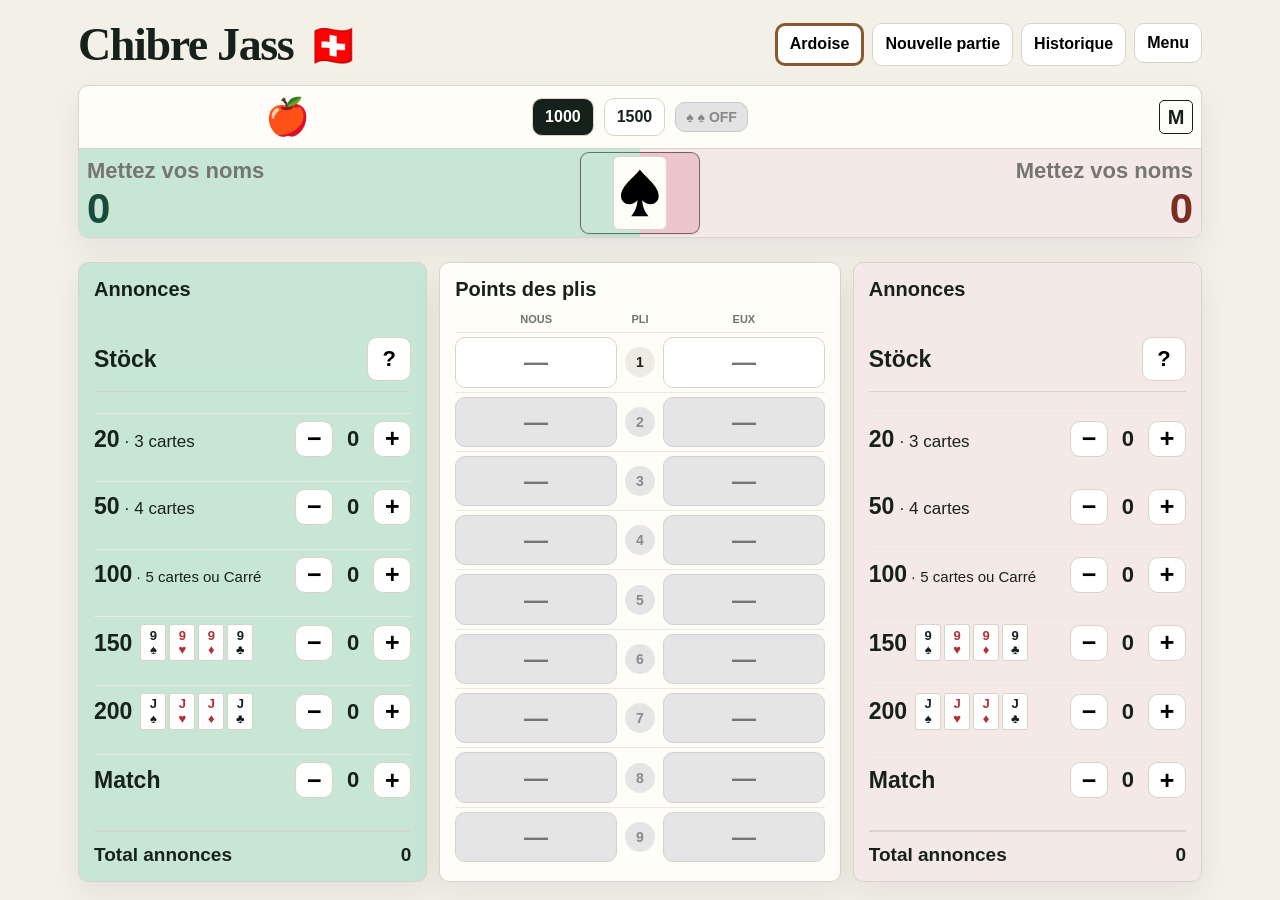
<file: index.html>
<!doctype html>
<html lang="fr">
<head>
<meta charset="utf-8">
<meta name="viewport" content="width=device-width,initial-scale=1,viewport-fit=cover">
<meta name="theme-color" content="#174c3c">
<meta name="description" content="Feuille de score Chibre installable sur téléphone Android.">
<link rel="manifest" href="manifest.webmanifest?v=4.219">
<link rel="apple-touch-icon" href="icon-red-192-v481.png">
<link rel="icon" href="icon-red-192-v481.png">
<title>Chibre Suisse</title>
<script>if(location.origin==="https://appassets.androidplatform.net")document.documentElement.classList.add("native-android");</script>
<style>
:root{--bg:#f3f0e8;--paper:#fffdf8;--ink:#17211b;--muted:#6c746f;--line:#d8d4c8;--a:#174c3c;--b:#7b2d26;--softa:#c8e6d5;--softb:#f5e9e7}
*{box-sizing:border-box}body{margin:0;background:var(--bg);color:var(--ink);font-family:system-ui,-apple-system,Segoe UI,sans-serif}
.app{max-width:1160px;margin:auto;padding:18px}header{display:flex;justify-content:space-between;align-items:center;gap:12px;margin-bottom:14px;flex-wrap:wrap}
h1{margin:0;font:700 clamp(30px,5vw,46px) Georgia,serif;letter-spacing:-.03em}button,input{font:inherit}button{border:1px solid var(--line);background:#fff;border-radius:10px;padding:9px 12px;font-weight:700;cursor:pointer}
.card{background:var(--paper);border:1px solid var(--line);border-radius:18px;overflow:hidden;box-shadow:0 12px 32px rgba(35,31,23,.07)}
.head{display:grid;grid-template-columns:1fr 1fr}.team{padding:8px 18px}.team.a{background:var(--softa)}.team.b{background:var(--softb);text-align:right}
.team small{display:block;color:var(--muted);font-weight:800;text-transform:uppercase;letter-spacing:.08em}.name{border:0;background:transparent;font-size:22px;font-weight:900;width:100%;outline:none}.b .name{text-align:right}
.total{font:700 42px Georgia,serif;margin-top:2px;line-height:1.1}.a .total{color:var(--a)}.b .total{color:var(--b)}
.layout{display:grid;grid-template-columns:minmax(275px,300px) minmax(200px,1fr) minmax(275px,300px);gap:12px;margin-top:12px}.ann,.rounds{padding:15px}
.ann.a{background:#c8e6d5}
.ann.b{background:#f5e9e7}
h2{font:700 20px Georgia,serif;margin:0 0 12px}.annrow{display:grid;grid-template-columns:minmax(0,1fr) 38px 32px 38px;gap:4px;align-items:center;padding:7px 0;border-top:1px solid #ece8df}
.ann h2{overflow-wrap:anywhere}
.ann-label-description{display:flex;align-items:baseline;flex-wrap:wrap;column-gap:8px;row-gap:2px}
.ann-description,.ann-alternative{font-size:13px;font-weight:500;text-align:right}
.ann-description{margin-left:auto}
.ann-alternative{flex-basis:100%}
.ann-label-cards{display:flex;align-items:center;flex-wrap:wrap;column-gap:10px;row-gap:6px}
.nine-cards{display:inline-flex;gap:3px;flex-wrap:wrap;max-width:100%}
.nine-card{display:flex;flex-direction:column;align-items:center;justify-content:center;width:23px;height:32px;flex:0 0 23px;border:1px solid #d8d4c8;border-radius:3px;background:#fff;color:#17211b;font-size:11px;line-height:1.1;font-weight:700}
.nine-card.red{color:#b52f32}
.annrow>strong{min-width:0}.annrow:first-of-type{border-top:0}.annrow button{padding:0;height:36px;font-size:19px}.count{text-align:center;font-weight:900}.annsum{display:flex;justify-content:space-between;border-top:2px solid var(--line);padding-top:12px;margin-top:8px;font-weight:900}
.rhead,.round{display:grid;grid-template-columns:52px 1fr 38px 1fr;gap:8px;align-items:center}.rhead{font-size:11px;text-transform:uppercase;color:var(--muted);font-weight:800;padding-bottom:7px}
.round{padding:4px 0;border-top:1px solid #ece8df}.num{width:34px;height:34px;border-radius:50%;background:#efebe2;display:grid;place-items:center;font-weight:900}
.score{width:100%;height:38px;border:1px solid var(--line);border-radius:10px;text-align:center;font-size:18px;font-weight:900;background:white}.score:focus{outline:2px solid #b58a38;outline-offset:1px}
.eq{text-align:center;color:#999;font-weight:900}.info{padding:13px 16px;margin-top:12px;color:var(--muted);font-size:13px;display:flex;justify-content:space-between;gap:12px;flex-wrap:wrap}
.status{font-weight:900;color:var(--ink)}

.win-toast{position:fixed;z-index:9999;left:50%;top:50%;transform:translate(-50%,-50%);width:min(760px,calc(100% - 30px));padding:42px 30px;border:5px solid #b58a38;border-radius:24px;background:#fffdf8;color:#17211b;text-align:center;font:900 clamp(30px,6vw,58px) Georgia,serif;line-height:1.12;box-shadow:0 22px 70px rgba(0,0,0,.38);display:none}
.win-toast.show{display:block;animation:winnerBlink .65s steps(2,end) infinite}
@keyframes winnerBlink{0%,100%{opacity:1;transform:translate(-50%,-50%) scale(1)}50%{opacity:.38;transform:translate(-50%,-50%) scale(1.035)}}
@media(prefers-reduced-motion:reduce){.win-toast.show{animation:none}}

@media(max-width:800px){.layout{grid-template-columns:1fr}.rounds{order:1}.ann{order:2}.ann.b{order:3}.app{padding:9px}}

.header-actions{display:flex;gap:8px;flex-wrap:wrap}

/* Android / téléphone */
@media(max-width:600px){
 .win-toast.show{animation:none}
 body{background:#f3f0e8}
 .app{padding:8px}
 header{margin-bottom:8px;align-items:flex-start}
 header>div:first-child{width:100%}
 .title-row{width:100%;justify-content:space-between}
 .title-row .share-app-button{margin-left:auto;flex-shrink:0}
 h1{font-size:34px}
 header button{min-height:46px;padding:10px 14px}
 .header-actions{display:grid;grid-template-columns:1fr 1.4fr 1.1fr;width:100%;gap:6px}
 .header-actions button{padding:10px 6px;font-size:14px;white-space:nowrap;min-width:0}
 .head{grid-template-columns:1fr 1fr}
 .team{padding:5px 10px}
 .name{font-size:18px}
 .total{font-size:34px}
 .layout{display:flex;flex-direction:column;gap:8px;margin-top:8px}
 .rounds{order:1;padding:12px 8px}
 .ann.a{order:2}.ann.b{order:3}
 .rhead,.round{grid-template-columns:42px minmax(0,1fr) 24px minmax(0,1fr);gap:5px}
 .round{padding:4px 0}
 .num{width:34px;height:34px}
 .score{height:40px;font-size:22px;border-radius:10px}
 .ann{padding:13px}
 .annrow{grid-template-columns:minmax(0,1fr) 50px 48px 50px;gap:7px;padding:7px 0}
 .annrow button{height:48px;font-size:25px;border-radius:12px}
 .count{font-size:19px}
 .info{font-size:12px;padding:10px 12px}
 .win-toast{width:calc(100% - 20px);padding:34px 18px;font-size:clamp(30px,10vw,48px)}
}


/* Version trois : suppression individuelle des résumés */
.history-delete{position:absolute;top:8px;right:8px;width:44px;height:44px;padding:0;border:0;background:transparent;color:var(--b);font-size:28px;line-height:1}
.history-delete:hover{background:var(--softb)}
.history-delete:focus-visible{outline:2px solid var(--b);outline-offset:2px}
.history-share{position:absolute;top:56px;right:8px;width:44px;height:44px;padding:0;border:0;background:transparent;color:var(--a);display:grid;place-items:center}
.history-share:hover{background:var(--softa)}
.history-share:focus-visible{outline:2px solid var(--a);outline-offset:2px}
@media print{.history-delete,.history-share{display:none}}


.delete-dialog{width:min(360px,calc(100% - 32px));padding:26px;border:1px solid var(--line);border-radius:18px;background:var(--paper);color:var(--ink);box-shadow:0 20px 60px rgba(0,0,0,.25)}
.delete-dialog::backdrop{background:rgba(23,33,27,.45)}
.delete-dialog h2{margin:0 0 22px;text-align:center}
.delete-dialog .actions{display:flex;justify-content:center;gap:12px}
.delete-dialog button{min-width:100px;min-height:44px}
.delete-dialog .yes{background:var(--b);border-color:var(--b);color:#fff}
.info-actions{display:grid;grid-template-columns:1fr auto 1fr;align-items:center;flex-basis:100%;min-width:0}
.info-actions .help-link{grid-column:2;margin:auto;white-space:nowrap}
.info-actions .app-version{grid-column:3;justify-self:end;white-space:nowrap;font-size:13px}
@media(max-width:600px){.info-actions{flex-basis:100%}}

.help-link{display:inline-block;padding:10px 8px;min-height:44px;font-size:13px;color:inherit;text-decoration:none}
.info .help-link:link,.info .help-link:visited,.info .help-link:hover,.info .help-link:active{color:var(--muted)}
.help-link:hover{text-decoration:underline}
.help-link:focus-visible{outline:2px solid var(--a);outline-offset:2px}
.round-locked .score{background:#e5e5e5;color:#8a8a8a;border-color:#d1d1d1;cursor:not-allowed}.round-locked .num{background:#e5e5e5;color:#8a8a8a}

.language-picker{position:relative;display:inline-block;vertical-align:middle}
.language-flag{border:0;background:transparent;padding:4px;font-size:42px;min-width:52px;min-height:52px;line-height:1;cursor:pointer}
.language-choices{position:absolute;top:100%;right:0;z-index:11000;min-width:190px;padding:6px;background:#fffdf8;color:#17211b;border:1px solid #d8d4c8;border-radius:12px;box-shadow:0 8px 24px #0002;font-family:system-ui,sans-serif}
.language-choices[hidden]{display:none}
.language-choices button{display:block;width:100%;text-align:left;border:0;border-radius:8px;background:transparent;font:500 16px system-ui,sans-serif;min-height:44px;padding:8px;cursor:pointer}
.language-choices button[aria-pressed="true"]{background:#c8e6d5}
@media(hover:hover) and (pointer:fine){.language-choices button:hover:not([aria-pressed="true"]){background:#efebe2}}
@media(max-width:600px){.header-actions{grid-template-columns:auto auto auto}.header-actions button{font-size:clamp(11px,3.4vw,14px);padding:10px 4px}}
@media(max-width:600px){.language-choices{position:fixed;left:8px;right:auto;top:70px;width:190px;min-width:0;max-width:calc(100vw - 16px);box-sizing:border-box}.language-picker{flex-shrink:0}}
@media print{.language-picker{display:none}}
.language-dialog{width:min(380px,calc(100% - 32px));padding:24px;border:1px solid #d8d4c8;border-radius:18px;background:#fffdf8;color:#17211b;box-sizing:border-box}
.language-dialog::backdrop{background:rgba(23,33,27,.45)}
.language-dialog h2{text-align:center;font:700 22px Georgia,serif;margin:0 0 22px;overflow-wrap:anywhere}
.language-dialog form{display:flex;justify-content:center;gap:12px}
.language-dialog button{min-width:90px;min-height:44px;border:1px solid #d8d4c8;border-radius:10px;background:#fff;color:#17211b;font:700 16px system-ui;padding:10px 16px;cursor:pointer}
.language-dialog button[value="yes"]{background:#174c3c;border-color:#174c3c;color:#fff}


.slate-dialog{position:fixed;inset:0;width:100vw;max-width:none;height:100dvh;max-height:none;margin:0;padding:0;border:12px solid #89582f;background:#151a18;color:#f4f0e4;box-sizing:border-box}
.slate-dialog::backdrop{background:#151a18}
.slate-close{position:absolute;right:4px;top:4px;width:44px;height:44px;border:0;background:transparent;color:#f4f0e4;font-size:30px;z-index:1;padding:0}
.slate-content{height:100%;overflow:auto;padding:12px 8px 8px;box-sizing:border-box}
.head{position:relative}

.slate-open{overflow:hidden}
.slate-content{display:flex;flex-direction:column}
.slate-content h2{font:700 20px Georgia,serif;margin:0 48px 4px 0;color:inherit}
.slate-legend{font-size:13px;margin:0 0 8px;color:inherit}
.slate-halves{flex:1;display:grid;grid-template-rows:1fr 1fr;min-height:0}
.slate-half{display:flex;flex-direction:column;min-height:0;padding:4px 0;gap:4px}
.slate-half>div:last-child{flex:1;min-height:0}
.slate-team-line{flex-shrink:0}
.slate-half.opposite{transform:rotate(180deg);border-top:1px solid #f4f0e455}
.slate-team-line{display:flex;justify-content:space-between;gap:12px;align-items:baseline;font:700 clamp(16px,3vw,28px) Georgia,serif}
.slate-team-line span:first-child{overflow-wrap:anywhere;min-width:0}.slate-team-line span:last-child{white-space:nowrap}
.slate-half svg{display:block;width:100%;height:100%;min-height:0;overflow:visible}


.slate-hit{cursor:pointer}.slate-hit:focus path{stroke:#f4f0e455}.slate-hit:focus{outline:none}
@media(hover:hover){.slate-hit:hover path{stroke:#f4f0e422}}
#slateManualForm,#slateAnnForm{display:block}.slate-ann-button{cursor:pointer}.slate-ann-button:focus rect{stroke-width:4}.slate-hit rect,.slate-hit:focus rect,.slate-hit:active rect{stroke:none;outline:none}.slate-hit{-webkit-tap-highlight-color:transparent}
.slate-edit-button{cursor:pointer}.slate-edit-button:focus{outline:2px solid #fff;outline-offset:2px}
.slate-new-game{position:absolute;right:54px;top:8px;z-index:1;padding:7px 10px;min-height:36px;border:1px solid #f4f0e477;border-radius:7px;background:#151a18;color:#f4f0e4;font-size:12px}
.slate-content h2{margin-right:205px}
@media(max-width:600px){.slate-content h2{font-size:17px;min-height:36px;margin-right:190px}.slate-new-game{font-size:11px;padding:7px 8px}}
.header-actions .slate-mode-button{line-height:1.15;text-align:center;white-space:normal;border:3px solid #89582f}
.ann-picker{width:min(460px,calc(100% - 24px));padding:20px}.ann-picker-row{display:grid;grid-template-columns:minmax(0,1fr) 44px 28px 44px;gap:6px;align-items:center;padding:7px 0;border-bottom:1px solid #d8d4c8}.ann-picker-row button{min-width:0;width:44px;min-height:44px;padding:0;font-size:22px}.ann-picker-row>span:first-child{font-size:14px;overflow-wrap:anywhere}.ann-picker-row button:disabled{opacity:.35;cursor:default}
.slate-toolbar{display:flex;gap:8px;justify-content:flex-end;margin:4px 0 6px;flex-shrink:0}.slate-toolbar .slate-new-game{position:static;min-height:36px}.slate-content h2{margin-right:48px;min-height:24px}.history-slate-badge{display:inline-block;margin:4px 0;padding:3px 8px;border-radius:5px;background:#17211b;color:#fffdf8;font-size:12px}
@media(min-width:801px){
 .slate-half>div:last-child{container-type:size;display:flex;align-items:center;justify-content:center}
 .slate-half svg{width:min(100%,150cqh);height:auto;aspect-ratio:3 / 2;max-height:100%}
}
.slate-toolbar{align-items:center;flex-wrap:nowrap;gap:6px;margin:0 44px 8px 0}.slate-toolbar #slateTitle{flex:1;min-width:0;margin:0;min-height:0;font-size:clamp(26px,6.7vw,36px)}.slate-toolbar .slate-new-game{flex-shrink:0;white-space:nowrap;padding:7px 6px;font-size:clamp(10px,2.7vw,12px)}
.slate-name-edit{display:block;min-width:0;max-width:75%;min-height:44px;padding:0 4px;border:0;border-radius:0;background:transparent;color:inherit;font:inherit;text-align:left;overflow-wrap:anywhere;white-space:normal;cursor:pointer}.slate-name-edit:focus-visible{outline:2px solid currentColor;outline-offset:2px}
.slate-halves{position:relative}.slate-double-toggle{position:absolute;left:50%;top:50%;transform:translate(-50%,-50%);z-index:2;padding:7px 12px;border:1px solid #f4f0e477;border-radius:7px;background:#151a18;color:#f4f0e4;font-size:13px;min-height:36px;white-space:nowrap}.slate-double-toggle[aria-pressed="true"]{border-color:#c8e6d5;color:#c8e6d5}
.annrow button:disabled{opacity:.35;cursor:default}.slate-ann-button[aria-disabled="true"]{opacity:.35;cursor:default}
.ann-picker-card-label{display:flex;align-items:center;flex-wrap:wrap;gap:8px}.ann-picker .nine-cards{flex-wrap:nowrap}
.slate-toolbar .slate-title-menu{border:0;background:transparent;color:#f4f0e4;padding:0;text-align:left;font-family:Georgia,serif;font-weight:700;cursor:pointer}
.slate-options{position:absolute;left:8px;top:58px;z-index:5;background:#151a18;padding:8px;border:1px solid #89582f;border-radius:8px;max-width:calc(100% - 16px)}
.slate-options[hidden]{display:none}.slate-options button{color:#f4f0e4;background:transparent;border:0;font-size:14px;min-height:44px}
.slate-round-numbers{position:absolute;right:4px;top:50%;transform:translateY(-50%);display:grid;grid-template-columns:24px;grid-auto-flow:row;grid-auto-rows:24px;gap:5px;z-index:2;color:#f4f0e4;font:500 15px system-ui;text-align:center}
.slate-round-numbers[hidden]{display:none}.slate-round-numbers span{display:block;width:24px;line-height:24px;white-space:nowrap}.slate-round-numbers .current{font-weight:800;color:#fff;text-decoration:underline;text-underline-offset:3px}
.slate-halves{padding-right:24px;box-sizing:border-box}
.slate-halves{padding-right:0}
.slate-half>.slate-score-area{position:relative;display:grid;grid-template-columns:minmax(0,1fr) 24px;gap:6px;container-type:normal;align-items:stretch;justify-content:normal}
.slate-z-area{min-width:0;min-height:0;container-type:size;display:flex;align-items:center;justify-content:center}
.slate-score-area .slate-round-numbers{position:static;transform:none;align-self:start;justify-self:end;grid-auto-rows:20px;gap:3px;margin-top:0}
.slate-score-area .slate-round-numbers span{line-height:20px}
@media(min-width:801px){.slate-half .slate-z-area svg{width:min(100%,150cqh);height:auto;aspect-ratio:3/2;max-height:100%}}
.slate-half>.slate-score-area{display:block;position:relative}
.slate-score-area .slate-z-area{width:100%;height:100%;min-width:0;min-height:0}
.slate-score-area .slate-round-numbers{position:absolute;right:0;top:0;transform:none;margin:0}
.slate-score-area .slate-round-numbers{top:0;bottom:0;height:100%;display:flex;flex-direction:column;justify-content:space-between;gap:0;box-sizing:border-box;padding:4px 0}
.slate-score-area .slate-round-numbers[hidden]{display:none}
.slate-score-area .slate-round-numbers span{flex:0 0 auto}
.slate-options-actions{display:flex;justify-content:center;gap:8px;border-top:1px solid #f4f0e444;margin-top:6px;padding-top:6px}.slate-options-actions button{border:1px solid #f4f0e477;border-radius:6px;padding:6px 12px}
.winner-close{position:absolute;top:4px;right:4px;width:44px;height:44px;padding:0;border:0;background:transparent;color:#17211b;font:400 30px system-ui;line-height:1;cursor:pointer}.win-toast{padding-top:52px}.winner-close:focus-visible{outline:2px solid #174c3c;outline-offset:1px}
.slate-toolbar{gap:6px}.slate-toolbar .slate-new-game{padding:7px 6px;min-height:36px}
.slate-toolbar .slate-new-game{box-sizing:border-box;height:32px;min-height:32px;padding:1px 4px;font-size:clamp(14px,4vw,19px);line-height:1}
.slate-toolbar .slate-new-game[data-i18n="new"]{width:112px;flex:0 0 112px;white-space:normal}
.slate-toolbar .slate-new-game[data-i18n="history"]{width:80px;flex:0 0 80px;white-space:normal}
@media(min-width:601px){.slate-toolbar .slate-new-game[data-i18n="new"]{width:120px;flex-basis:120px}.slate-toolbar .slate-new-game[data-i18n="history"]{width:90px;flex-basis:90px}}
.slate-toolbar .slate-new-game{white-space:normal;text-wrap:balance;overflow-wrap:anywhere}.slate-toolbar #slateTitle{overflow-wrap:anywhere}

@media(max-width:600px){
 .header-actions button{font-size:clamp(15px,4.6vw,19px);height:38px;min-height:38px;padding:2px 5px;line-height:1.05}
 .header-actions .slate-mode-button{line-height:1.05}
 .slate-toolbar .slate-new-game{font-size:clamp(16px,4.6vw,20px);height:32px;min-height:32px;padding:1px 3px}
}

.slate-toolbar #slateTitle{font-size:clamp(20px,5.2vw,28px)}
.slate-toolbar .slate-new-game{font-size:clamp(12px,3.2vw,14px);line-height:1.1;height:32px;min-height:32px;max-height:32px;padding:2px 4px}

@media(min-width:801px){
 .ann-label-description{column-gap:5px;justify-content:flex-start}
 .ann-description{margin-left:0;text-align:left}
 .ann-description::before{content:"·";margin-right:5px}
 .ann-alternative{text-align:left}
}

@media(min-width:801px){
 .ann-label-description:has(.ann-alternative){display:grid;grid-template-columns:max-content minmax(0,1fr);column-gap:5px;row-gap:2px}
 .ann-label-description:has(.ann-alternative) .ann-description{grid-column:2;grid-row:1}
 .ann-label-description:has(.ann-alternative) .ann-alternative{grid-column:2;grid-row:2;padding-left:10px;text-align:left}
}

@media(max-width:800px){
 .ann-label-description{column-gap:5px;justify-content:flex-start}
 .ann-description{margin-left:0;text-align:left}
 .ann-description::before{content:"·";margin-right:5px}
 .ann-alternative{text-align:left}
 .ann-label-description:has(.ann-alternative){display:grid;grid-template-columns:max-content minmax(0,1fr);column-gap:5px;row-gap:2px}
 .ann-label-description:has(.ann-alternative) .ann-description{grid-column:2;grid-row:1}
 .ann-label-description:has(.ann-alternative) .ann-alternative{grid-column:2;grid-row:2;padding-left:10px;text-align:left}
}
.slate-match-button{cursor:pointer}.slate-match-button:focus{outline:2px solid #fff;outline-offset:2px}
.slate-score-area .slate-round-numbers{top:0;bottom:auto;height:auto;display:flex;flex-direction:column;justify-content:flex-start;gap:5px;padding:4px 0}
.slate-score-area .slate-round-numbers[hidden]{display:none}
.slate-match-button[aria-disabled="true"]{opacity:.35;cursor:default}.slate-hit[aria-disabled="true"]{cursor:default}
html:not(.slate-open){overflow-y:auto}.language-dialog{max-height:calc(100dvh - 32px);overflow-y:auto}.slate-content{overflow-y:auto;-webkit-overflow-scrolling:touch}

@media(max-width:600px){
 .rounds{display:flex;flex-direction:column;min-height:calc(100svh - var(--rounds-page-top,280px) - 9px)}
 .rounds #rounds{flex:1;display:grid;grid-template-rows:repeat(var(--visible-rounds,9),minmax(40px,1fr))}
 .rounds .round{min-height:40px;padding:3px 0}
 .rounds .score{height:100%;min-height:32px}
}

.rounds .score{font-family:ui-monospace,SFMono-Regular,Menlo,Consolas,"Liberation Mono",monospace;font-size:22px;font-weight:700;line-height:1.2;font-variant-numeric:lining-nums tabular-nums;font-size-adjust:none;-webkit-text-size-adjust:100%;text-size-adjust:100%}

.total,#slateTotalA,#slateTotalB{font-family:ui-rounded,"SF Pro Rounded","Arial Rounded MT Bold","Trebuchet MS",Arial,sans-serif;font-variant-numeric:lining-nums tabular-nums;font-weight:700;-webkit-text-size-adjust:100%;text-size-adjust:100%}

textarea.name{font-family:inherit;letter-spacing:normal;word-break:normal;display:block;resize:none;overflow:hidden;white-space:pre-wrap;overflow-wrap:anywhere;line-height:1.25;padding:0;min-width:0;max-width:100%;box-sizing:border-box}.team{min-width:0}.slate-name-edit{white-space:normal;overflow-wrap:anywhere}

/* Police commune de l’interface, titre Chibre conservé. */
body,button,input,textarea,select,h2,.name,.score,.rounds .score,.total,
#slateTotalA,#slateTotalB,.language-dialog h2,.win-toast,.slate-content h2,
.slate-name-edit,.slate-toolbar #slateTitle,.slate-half svg text{
 font-family:Arial,"Helvetica Neue",sans-serif!important;
 font-variant-numeric:lining-nums tabular-nums;
}
h1{font-family:Georgia,serif}

@media(min-width:801px){
 html,body{min-height:100%}
 .app{min-height:100dvh;display:flex;flex-direction:column}
 .layout{flex:1;align-items:stretch}
 .rounds{display:flex;flex-direction:column}
 .rounds #rounds{flex:1;display:grid;grid-template-rows:repeat(var(--visible-rounds,9),minmax(42px,1fr))}
 .rounds .round{min-height:42px}
 .rounds .score{height:100%;min-height:34px}
 .ann{display:flex;flex-direction:column}
 .ann>div[id="annA"],.ann>div[id="annB"]{flex:1;display:flex;flex-direction:column;justify-content:space-evenly}
 .info{flex-shrink:0}
}

@media(min-width:801px){
 .ann h2{font-size:24px}
 .annrow>strong{font-size:23px;line-height:1.25}
 .ann-description,.ann-alternative{font-size:17px;line-height:1.25}
 .annrow .count{font-size:22px}
 .annrow button{font-size:25px}
 .annsum{font-size:19px}
 .annrow .nine-card{width:26px;height:37px;flex-basis:26px;font-size:13px}
}

@media(min-width:801px){
 .layout{grid-template-columns:minmax(275px,1fr) minmax(180px,.85fr) minmax(275px,1fr)}
 .ann-label-cards{flex-wrap:nowrap;column-gap:8px}
 .ann-label-cards .nine-cards{flex-wrap:nowrap;flex-shrink:0}
}
@media(min-width:801px) and (max-width:1050px){
 .annrow .nine-card{width:18px;height:26px;flex-basis:18px;font-size:10px}
 .annrow .nine-cards{gap:2px}
 .ann-label-cards{column-gap:5px}
}

@media(min-width:801px){
 .ann-label-description:has(.ann-alternative){display:flex;flex-wrap:nowrap;align-items:baseline;column-gap:4px;white-space:nowrap}
 .ann-label-description:has(.ann-alternative) .ann-description,.ann-label-description:has(.ann-alternative) .ann-alternative{flex-basis:auto;padding-left:0;font-size:15px;white-space:nowrap}
}

.app-menu-toggle{min-height:40px;padding:6px 12px;font-size:16px}
.menu-dots{display:none}.language-menu-title{padding:8px 10px;font-weight:700;font-size:16px;border-bottom:1px solid #d8d4c8}
@media(max-width:600px){.menu-word{display:none}.menu-dots{display:block;font:700 28px Arial;line-height:1}.app-menu-toggle{border:0;background:transparent;padding:4px 8px;min-width:32px}.title-row .share-app-button{margin-left:auto}.title-row .app-menu{flex-shrink:0}.title-row{gap:5px!important}}

.language-choices .menu-share{display:none}@media(max-width:600px){.language-choices .menu-share{display:flex;align-items:center;justify-content:space-between;gap:12px;border-top:1px solid #d8d4c8;border-radius:0;margin-top:6px;padding-top:12px}}

.language-list:not(.is-open){display:none}

@media(max-width:600px){.title-row .share-app-button{display:none}.title-row .app-menu{margin-left:auto}}

.language-choices .language-submenu-toggle{display:flex;align-items:center;justify-content:space-between;gap:6px}.menu-language-flags{font-size:15px;white-space:nowrap;letter-spacing:-1px}

#trumpGuide{padding:5px 12px}#trumpGuide[hidden]{display:none}.trump-track{position:relative;max-width:170px;height:36px;margin:auto;border:1px solid #d8d4c8;border-radius:9px;background:linear-gradient(to right,#c8e6d5 50%,#edc6cd 50%);touch-action:none;cursor:ew-resize}.trump-track button{position:absolute;left:3px;top:3px;width:48px;height:28px;padding:0;font-size:25px;line-height:1;background:#fffdf8;border-radius:6px;touch-action:none}.trump-track button.right{left:calc(100% - 51px)}.rounds .score.trump-green{background:#c8e6d5;border-color:#174c3c}.rounds .score.trump-pink{background:#edc6cd;border-color:#a84058}

.trump-track.locked{cursor:default}.trump-track.locked button{opacity:1;cursor:default}

.language-choices .trump-menu-choice{display:flex;justify-content:space-between;align-items:center;gap:8px}#trumpGuideStatus{font-weight:700;white-space:nowrap}

.slate-name-edit.trump-name-green{outline:6px solid #c8e6d5;outline-offset:2px;border-radius:5px}.slate-name-edit.trump-name-pink{outline:6px solid #edc6cd;outline-offset:2px;border-radius:5px}

.slate-name-edit.trump-name-green,.slate-name-edit.trump-name-pink{min-height:28px;padding-top:0;padding-bottom:0;line-height:1.1;outline-offset:1px}

.language-choices .menu-help{display:block;padding:8px;border-radius:8px;min-height:44px;color:inherit;text-decoration:none;font:500 16px Arial,sans-serif}.language-choices .menu-help:hover{background:#efebe2}.info{padding:6px 12px}

.language-choices .menu-share{display:flex;align-items:center;justify-content:space-between;gap:12px;border-top:1px solid #d8d4c8;border-radius:0;margin-top:6px;padding-top:12px}

@media(max-width:600px){
 .head.with-trump-guide{grid-template-columns:minmax(0,1fr) 72px minmax(0,1fr);align-items:stretch}
 .head #trumpGuide{display:flex;align-items:center;justify-content:center;padding:0 3px;background:var(--paper)}
 .head #trumpGuide[hidden]{display:none}
 .head .trump-track{width:66px;max-width:66px;height:32px;margin:0}
 .head .trump-track button{width:27px;height:24px;top:3px;left:2px;font-size:22px}
 .head .trump-track button.right{left:calc(100% - 29px)}
 .head.with-trump-guide .team{padding-left:7px;padding-right:7px}
}

@media(max-width:600px){
 .head.with-trump-guide{grid-template-columns:minmax(0,1fr) 96px minmax(0,1fr);background:linear-gradient(to right,var(--softa) 50%,var(--softb) 50%)}
 .head.with-trump-guide #trumpGuide{background:transparent;padding:0 4px}
 .head .trump-track{width:88px;max-width:88px}
 .head .trump-track button{width:36px}
 .head .trump-track button.right{left:calc(100% - 38px)}
}

.trump-track button{font-size:30px}@media(max-width:600px){.head .trump-track button{font-size:29px;line-height:24px}}

@media(max-width:600px){
 .head.with-trump-guide{position:relative;grid-template-columns:minmax(0,1fr) minmax(0,1fr)}
 .head.with-trump-guide #trumpGuide{position:absolute;left:50%;bottom:7px;transform:translateX(-50%);width:96px;z-index:1}
 .head.with-trump-guide .team{padding-left:10px;padding-right:10px}
 .head.with-trump-guide .total{max-width:calc(100% - 42px)}
 .head.with-trump-guide .team.b .total{margin-left:auto}
}

.trump-track{border:1px solid rgba(0,0,0,.5);box-shadow:0 1px 2px rgba(0,0,0,.08)}

.info-actions .contact-email{grid-column:1/3;justify-self:start;color:inherit;text-decoration:none;font-size:12px;overflow-wrap:anywhere}.info-actions{align-items:center}

#appOptions[hidden]{display:none}#appOptions{padding-left:5px;border-left:2px solid #d8d4c8}.language-choices .rounds-menu-choice{display:flex;justify-content:space-between;gap:8px;align-items:center}.rounds-menu-choice span:last-child{font-weight:700}

.app-menu .language-choices{min-width:285px;width:285px;max-width:calc(100vw - 16px)}@media(max-width:600px){.app-menu .language-choices{min-width:0;width:285px}}

.ann h2{font-size:18px}@media(min-width:801px){.ann h2{font-size:20px}}

@media(min-width:601px){
 .head.with-trump-guide{position:relative;grid-template-columns:minmax(0,1fr) minmax(0,1fr);background:linear-gradient(to right,var(--softa) 50%,var(--softb) 50%)}
 .head.with-trump-guide #trumpGuide{position:absolute;left:50%;bottom:10px;transform:translateX(-50%);width:126px;padding:0 4px;z-index:1;background:transparent}
 .head.with-trump-guide .trump-track{width:118px;max-width:118px}
 .head.with-trump-guide .total{max-width:calc(100% - 65px)}
 .head.with-trump-guide .team.b .total{margin-left:auto}
}

@media(min-width:801px){
 .head.with-trump-guide #trumpGuide{top:0;bottom:0;display:flex;align-items:stretch;padding:4px}
 .head.with-trump-guide #trumpGuide[hidden]{display:none}
 .head.with-trump-guide .trump-track{height:100%;margin:0;min-height:50px;container-type:size}
 .head.with-trump-guide .trump-track button{top:3px;height:calc(100% - 6px);display:grid;place-items:center;line-height:1;font-size:clamp(32px,65cqh,58px)}
}

.trump-track button{display:flex;align-items:center;justify-content:center;padding:0}
.trump-spade-icon{display:block;width:24px;height:26.4px;flex-shrink:0}
@media(min-width:801px){.head.with-trump-guide .trump-track button{top:50%;transform:translateY(-50%);height:calc(100% - 6px);display:flex;align-items:center;justify-content:center}.head.with-trump-guide .trump-spade-icon{width:24px;height:26.4px;max-height:none}}

@media(min-width:801px) and (max-width:1050px){
 .layout{grid-template-columns:minmax(220px,1fr) minmax(220px,1.3fr) minmax(220px,1fr);gap:8px}
 .ann{padding:10px}
 .annrow{grid-template-columns:minmax(0,1fr) 30px 24px 30px;gap:3px}
 .ann-label-description,.ann-label-description:has(.ann-alternative){display:flex;flex-direction:column;align-items:flex-start;gap:3px;white-space:normal}
 .ann-description,.ann-alternative,.ann-label-description:has(.ann-alternative) .ann-description,.ann-label-description:has(.ann-alternative) .ann-alternative{font-size:14px;white-space:normal;padding:0;flex-basis:auto;margin:0}
 .ann-description::before{content:none}
 .ann-label-cards{flex-direction:column;align-items:flex-start;gap:4px}
}

@media(min-width:801px) and (max-width:1050px){
 .annrow{grid-template-columns:minmax(0,1fr) 40px 24px 40px;gap:3px}
 .annrow button{width:40px;height:40px;padding:0;font-size:27px;display:grid;place-items:center}
}

.trump-track button.neutral,.head .trump-track button.neutral{left:50%;transform:translateX(-50%)}
@media(min-width:801px){.head.with-trump-guide .trump-track button.neutral{left:50%;top:50%;transform:translate(-50%,-50%)}}

.trump-track,.trump-track button{cursor:default;pointer-events:none}.trump-track button:disabled{opacity:1}

.trump-track button:disabled{opacity:1;color:#000;-webkit-text-fill-color:#000}.trump-track button.neutral:disabled{color:#777;-webkit-text-fill-color:#777}.trump-track button .trump-spade-icon{opacity:1}

/* Même dessin vectoriel, proportions et dimensions sur toutes les plateformes. */
.head.with-trump-guide .trump-track button{display:flex;align-items:center;justify-content:center;padding:0}
.head.with-trump-guide .trump-spade-icon{width:24px;height:26.4px;min-width:24px;max-width:24px;max-height:none;flex:0 0 24px;overflow:visible}

/* Sélecteur sur toute la hauteur ; les noms restent dans leur colonne. */
.head.with-trump-guide{position:relative;display:grid;grid-template-columns:minmax(0,1fr) 100px minmax(0,1fr);align-items:stretch;background:linear-gradient(to right,var(--softa) 50%,var(--softb) 50%)}
.head.with-trump-guide #trumpGuide{position:static;left:auto;top:auto;bottom:auto;transform:none;width:auto;display:flex;align-items:stretch;justify-content:center;padding:3px;background:transparent;z-index:auto}
.head.with-trump-guide #trumpGuide[hidden]{display:none}
.head.with-trump-guide .trump-track{width:100%;max-width:none;height:auto;min-height:56px;margin:0;align-self:stretch}
.head.with-trump-guide .trump-track button{width:40px;top:3px;height:calc(100% - 6px);left:3px;transform:none;display:flex;align-items:center;justify-content:center}
.head.with-trump-guide .trump-track button.right{left:calc(100% - 43px)}
.head.with-trump-guide .trump-track button.neutral{left:50%;top:3px;transform:translateX(-50%)}
.head.with-trump-guide .team{min-width:0;padding-left:8px;padding-right:8px}
.head.with-trump-guide .total{max-width:100%}
.head.with-trump-guide textarea.name{width:100%;max-width:100%;white-space:pre-wrap;overflow-wrap:anywhere;word-break:normal}
@media(min-width:801px){.head.with-trump-guide{grid-template-columns:minmax(0,1fr) 126px minmax(0,1fr)}.head.with-trump-guide .trump-track button{width:48px}.head.with-trump-guide .trump-track button.right{left:calc(100% - 51px)}}

/* Le symbole suit la hauteur réelle du sélecteur sur chaque écran. */
.head.with-trump-guide .trump-track{container-type:size}
.head.with-trump-guide .trump-track button{width:46%;container-type:size}
.head.with-trump-guide .trump-track button.right{left:calc(54% - 3px)}
.head.with-trump-guide .trump-spade-icon{width:88%;height:84%;min-width:0;max-width:none;max-height:none;flex:0 1 auto;aspect-ratio:10/11;object-fit:contain}

.slate-entry-oriented{padding-top:48px;padding-bottom:48px;transform-origin:center center}
.slate-entry-oriented.slate-entry-reversed{transform:rotate(180deg)}
.entry-rotate{display:none}
.slate-entry-oriented .entry-rotate{display:grid;place-items:center;position:absolute;min-width:36px;min-height:36px;width:36px;height:36px;padding:0;border:0;background:transparent;color:inherit;font:28px/1 Arial,sans-serif;cursor:pointer}
.entry-rotate-top{top:5px;left:6px}.entry-rotate-bottom{bottom:5px;right:6px}

.slate-half{padding-top:16px}.slate-team-line{padding-left:7px;padding-right:7px}

.rhead,.round{grid-template-columns:30px minmax(0,1fr) 34px minmax(0,1fr) 30px;gap:5px}
.rhead>span{text-align:center;min-width:0;overflow-wrap:anywhere}
.round .num{justify-self:center;width:30px;height:30px;font-size:14px}
.round-ann-button{width:30px;min-height:36px;padding:0;border:0;background:transparent;font-size:19px;font-weight:700}
.round-ann-button.team-a{color:var(--a)}.round-ann-button.team-b{color:var(--b)}
.round-ann-button:disabled{opacity:.28;cursor:default}
.round-ann-button:focus-visible{outline:2px solid currentColor;outline-offset:1px}
@media(min-width:801px) and (max-width:1050px){.rhead,.round{grid-template-columns:25px minmax(0,1fr) 28px minmax(0,1fr) 25px;gap:3px}.round-ann-button{width:25px}.round .num{width:26px;height:26px}}

.layout .ann[hidden]{display:none}.layout{grid-template-columns:minmax(0,1fr)}

.menu-version{padding:8px 10px;color:var(--muted);font:500 12px Arial,sans-serif;border-top:1px solid #d8d4c8;margin-top:6px}

@media(max-width:600px){
/* La feuille utilise la hauteur disponible, sans espace réservé en bas. */
.app{height:100dvh;min-height:0;display:flex;flex-direction:column;padding-top:8px;padding-bottom:8px;gap:0}
.app>header,.app>section{flex-shrink:0}
.layout{flex:1;min-height:0;margin-top:6px;display:grid;grid-template-columns:minmax(0,1fr)}
.rounds{min-height:0;display:flex;flex-direction:column;padding-top:9px;padding-bottom:6px}
.rounds>h2{flex-shrink:0;margin-bottom:6px}.rounds .rhead{flex-shrink:0;padding-bottom:4px}
.rounds #rounds{flex:1;min-height:0;display:grid;grid-template-rows:repeat(var(--visible-rounds,9),minmax(0,1fr))}
.rounds .round{min-height:0;padding:2px 0}
.rounds .score{min-height:24px;height:100%;max-height:62px}
.round .round-ann-button{min-height:26px;height:100%;max-height:44px}
@media(max-width:600px){header{margin-bottom:7px}.head .team{padding-top:4px;padding-bottom:4px}.rounds{padding-left:7px;padding-right:7px}.round .num{width:25px;height:25px;font-size:13px}}
@media(max-height:540px){.app{height:auto;min-height:100dvh}.rounds #rounds{grid-template-rows:repeat(var(--visible-rounds,9),minmax(32px,1fr))}}
}

.round-ann-button.current-trick-ann{border:1.5px solid currentColor;border-radius:7px;background:var(--paper)}

@media(min-width:801px){
 .layout{display:grid;grid-template-columns:minmax(290px,1fr) minmax(240px,1.15fr) minmax(290px,1fr);gap:12px}
 .layout .ann[hidden]{display:flex;flex-direction:column}
 .round-ann-button{display:none}
 .rhead,.round{grid-template-columns:minmax(0,1fr) 34px minmax(0,1fr);gap:6px}
 .rhead>span:first-child,.rhead>span:last-child{display:none}
}

@media(max-width:600px){.app>.score-summary{margin-bottom:2px!important}.app>.layout{margin-top:2px}}

@media(max-width:600px){.score-summary>.game-mode-row{padding-top:5px!important;padding-bottom:5px!important}}

.title-apple{display:inline-block;font-family:system-ui,sans-serif;font-size:.88em;vertical-align:baseline;line-height:1}

.score-summary>.game-mode-row{position:relative;flex-wrap:nowrap!important;padding-left:62px!important;padding-right:62px!important}
.mode-apple{position:absolute;left:0;top:0;bottom:0;width:58px;display:flex;align-items:center;justify-content:center;font:30px/1 system-ui,sans-serif}
@media(min-width:601px){.mode-apple{width:calc((100% - 290px)/2);min-width:58px;font-size:36px}}

.mode-apple{text-decoration:none;color:inherit}.mode-apple:focus-visible{outline:2px solid var(--a);outline-offset:-3px;border-radius:8px}
#slateManualForm>div:last-child{display:flex;gap:12px}#slateManualForm>div:last-child>button{flex:1 1 0;width:0;min-width:0}#roundDoubleToggle{white-space:nowrap;font-size:14px;padding:6px 10px}.double-active{background:#174c3c!important;color:#fff!important}.round .num{position:relative}.round-double-badge{display:block;font:700 17px/18px Arial,sans-serif;white-space:nowrap;letter-spacing:1px}.round .num>.round-double-badge{position:absolute;top:100%;left:50%;transform:translateX(-50%)}.slate-round-numbers>span:has(.round-double-badge){line-height:18px;margin-bottom:18px}.slate-round-numbers .round-double-badge{width:auto;line-height:18px}.slate-double-toggle{min-width:0;min-height:60px;font-size:13px;padding:14px 12px}.mise-open{display:inline-flex;align-items:center;justify-content:center;width:34px;height:34px;flex:0 0 34px;border:1.5px solid currentColor;border-radius:5px;color:inherit;text-decoration:none;font:700 20px/1 Arial,sans-serif}.slate-mise-open{position:absolute;left:calc(50% + 56px);top:50%;transform:translateY(-50%);z-index:3;background:#151a18;color:#f4f0e4}.mise-entry,.mise-goals,.mise-back{display:none}.mise-page .mise-entry{display:flex;align-items:center;gap:10px;font-weight:700}.mise-entry input{width:110px;min-height:36px;padding:4px 8px;border:1px solid var(--line);border-radius:7px;font:inherit}.mise-page .mise-goals{display:none;flex-basis:100%;margin:0;text-align:center;font-size:12px}.mise-page .mise-back{display:inline-block;color:inherit;font-size:14px}.mise-page .mode-apple,.mise-page #mode1000,.mise-page #mode1500,.mise-page #roundDoubleToggle,.mise-page .mise-open,.mise-page #slateDoubleToggle{display:none!important}.game-mode-row{position:relative}.game-mode-row>.mise-open{position:absolute;right:8px;top:50%;transform:translateY(-50%)}.slate-mise-open{left:auto;right:10px}.mise-page .title-row{position:relative;justify-content:center}.mise-page .title-row h1{width:100%;text-align:center;margin-left:0;margin-right:0}.mise-page .title-row .language-picker{position:absolute;right:0;top:50%;transform:translateY(-50%)}</style>
<link rel="stylesheet" href="theme.css?v=4.219"><script src="theme.js?v=4.219"></script><link rel="stylesheet" href="responsive.css?v=4.219"></head>
<body>
<dialog id="trumpRequiredDialog" class="language-dialog" aria-labelledby="trumpRequiredTitle"><button type="button" class="trump-dialog-close" onclick="dismissTrumpChoice(event)" data-i18n-aria-label="cancel" aria-label="Annuler">×</button><h2 id="trumpRequiredTitle" data-i18n="trump_guide">Qui fait Atout ?</h2><div style="display:flex;gap:12px;justify-content:center"><button type="button" id="trumpChooseA" onclick="confirmInitialTrump('a')" style="background:#c8e6d5"></button><button type="button" id="trumpChooseB" onclick="confirmInitialTrump('b')" style="background:#edc6cd"></button></div></dialog>

<dialog id="newGameDialog" class="language-dialog" aria-labelledby="newGameQuestion"><h2 id="newGameQuestion" data-i18n="reset_question">Nouvelle partie ?</h2><form method="dialog" style="justify-content:center"><button value="no" data-i18n="no" autofocus>Non</button><button value="yes" data-i18n="yes">Oui</button></form></dialog>
<dialog id="slateNameDialog" class="language-dialog" aria-labelledby="slateNameTitle"><h2 id="slateNameTitle" data-i18n="edit_name">Modifier les noms</h2><form id="slateNameForm" style="display:block"><label for="slateNameValue" data-i18n="names">Mettez vos noms</label><input id="slateNameValue" type="text" autocomplete="off" style="display:block;width:100%;min-height:48px;margin:10px 0;padding:8px;font:inherit;box-sizing:border-box"><div style="display:flex;justify-content:center;gap:12px"><button type="button" onclick="document.getElementById('slateNameDialog').close()" data-i18n="cancel">Annuler</button><button type="submit" value="yes">OK</button></div></form></dialog>
<dialog id="annPickerDialog" class="language-dialog ann-picker" aria-labelledby="annPickerTitle"><h2 id="annPickerTitle"></h2><div id="annPickerRows"></div><p id="annPickerTotal" aria-live="polite"></p><form method="dialog"><button value="cancel" data-i18n="cancel">Annuler</button><button type="button" value="yes" onclick="confirmAnnPicker()">OK</button></form></dialog>
<dialog id="slateManualDialog" class="language-dialog" aria-labelledby="slateManualTitle">
<h2 id="slateManualTitle"></h2><form id="slateManualForm">
<label for="slateManualValue" data-i18n="manual_value">Points</label>
<input id="slateManualValue" type="number" inputmode="numeric" min="2" max="257" step="1" required style="display:block;width:100%;min-height:48px;margin:10px 0;font:inherit;padding:8px;box-sizing:border-box">
<p id="slateManualError" role="alert" style="color:#7b2d26"></p>
<div style="display:flex;justify-content:center;gap:12px"><button type="button" onclick="document.getElementById('slateManualDialog').close()" data-i18n="cancel">Annuler</button><button id="slateManualSubmit" type="submit" value="yes" data-i18n="add_points">Ajouter</button></div>
</form></dialog>
<dialog id="slateAnnDialog" class="language-dialog" aria-labelledby="slateAnnTitle">
<h2 id="slateAnnTitle"></h2><form id="slateAnnForm">
<label for="slateAnnValue" data-i18n="ann_value">Points à ajouter</label>
<input id="slateAnnValue" type="number" inputmode="numeric" min="1" step="1" required style="display:block;width:100%;min-height:48px;margin:10px 0;font:inherit;padding:8px;box-sizing:border-box">
<p id="slateAnnError" role="alert" style="color:#7b2d26"></p>
<div style="display:flex;justify-content:center;gap:12px"><button type="button" onclick="document.getElementById('slateAnnDialog').close()" data-i18n="cancel">Annuler</button><button id="slateAnnSubmit" type="submit" value="yes" data-i18n="add_points">Ajouter</button></div>
</form></dialog>
<dialog id="slateDialog" class="slate-dialog" aria-labelledby="slateTitle">


<div class="slate-content"><div class="slate-toolbar"><button type="button" class="slate-close" onclick="closeSlate()" data-i18n="slate_back">Retour</button><h2 id="slateTitle" data-i18n="slate_title">Ardoise</h2><button type="button" class="slate-new-game" onclick="resetAll();renderSlate()" data-i18n="new">Nouvelle partie</button><button type="button" class="slate-new-game" onclick="openSlateHistory()" data-i18n="history">Historique</button></div>
<div id="slateOptions" class="slate-options" hidden><button type="button" id="roundNumberToggle" onclick="toggleRoundNumbers()" aria-pressed="true"></button><div class="slate-options-actions"><button type="button" onclick="closeSlateOptions(false)" data-i18n="cancel">Annuler</button><button type="button" onclick="closeSlateOptions(true)">OK</button></div></div><div class="slate-halves"><input id="slateMiseDraft" class="slate-mise-draft" placeholder="?" type="number" inputmode="numeric" min="1" max="100000" step="1" hidden onfocus="this.select()" onchange="setMise(this.value)" data-i18n-aria-label="mise_label"><section class="slate-half opposite"><span id="slateOpeningMiseB" class="slate-opening-mise" hidden></span><div class="slate-team-line"><button type="button" id="slateNameB" class="slate-name-edit" onclick="openSlateName('B')" data-i18n-title="edit_name" title="Modifier les noms"></button><span id="slateTotalB"></span></div><div class="slate-score-area"><div id="slatePointsB" class="slate-z-area"></div><div id="slateRoundNumbersB" class="slate-round-numbers" aria-live="polite"></div></div></section>
<div class="slate-mode-controls"><button type="button" id="slateModeToggle" class="slate-double-toggle" onclick="toggleSlateMode()">1000 ON</button><button type="button" id="slateDoubleToggle" class="slate-double-toggle" onclick="toggleSlateDouble()" aria-pressed="false"></button></div>
<section class="slate-half"><span id="slateOpeningMiseA" class="slate-opening-mise" hidden></span><div class="slate-team-line"><button type="button" id="slateNameA" class="slate-name-edit" onclick="openSlateName('A')" data-i18n-title="edit_name" title="Modifier les noms"></button><span id="slateTotalA"></span></div><div class="slate-score-area"><div id="slatePointsA" class="slate-z-area"></div><div id="slateRoundNumbersA" class="slate-round-numbers" aria-live="polite"></div></div></section></div></div></dialog>
<dialog id="languageDialog" class="language-dialog" aria-labelledby="languageQuestion">
<h2 id="languageQuestion"></h2>
<form method="dialog"><button value="no" data-i18n="no" autofocus>Non</button><button value="yes" data-i18n="yes">Oui</button></form>
</dialog>
<div id="winToast" class="win-toast"><button type="button" class="winner-close" onclick="closeWinner()" data-i18n-aria-label="close_victory" aria-label="Fermer le panneau de victoire">×</button><span id="winnerMessage" role="status" aria-live="assertive"></span></div>
<dialog id="deleteDialog" class="delete-dialog" aria-labelledby="deleteTitle">
  <h2 id="deleteTitle" data-i18n="delete_question">Supprimer cette partie ?</h2>
  <form method="dialog" class="actions">
    <button value="no" autofocus data-i18n="no">Non</button>
    <button value="yes" class="yes" data-i18n="yes">Oui</button>
  </form>
</dialog>
<div class="app">
<header>
 <div>
  <a href="./index.html" class="mise-back" data-i18n="slate_back">Retour</a>
  <div class="title-row" style="display:flex;align-items:center;gap:10px">
    <h1>Chibre Jass <span class="language-flag" aria-label="Suisse">🇨🇭</span></h1>

    
    <span class="language-picker app-menu"><button type="button" id="menuToggle" class="app-menu-toggle" aria-expanded="false" aria-controls="languageChoices" data-i18n-aria-label="menu"><span class="menu-dots" aria-hidden="true">⋮</span><span class="menu-word" data-i18n="menu">Menu</span></button><span id="languageChoices" class="language-choices" hidden><button type="button" class="language-menu-title language-submenu-toggle" aria-expanded="false" aria-controls="languageList" onclick="toggleLanguageList()"><span data-i18n="language_menu">Langue</span><span class="menu-language-flags" aria-hidden="true">🇫🇷 🇩🇪 🇮🇹 🇬🇧</span></button><div id="languageList" class="language-list"><button type="button" data-language="fr" aria-pressed="true"><span aria-hidden="true">🇫🇷</span> Français</button><button type="button" data-language="de" aria-pressed="false"><span aria-hidden="true">🇩🇪</span> Deutsch</button><button type="button" data-language="it" aria-pressed="false"><span aria-hidden="true">🇮🇹</span> Italiano</button><button type="button" data-language="rm" aria-pressed="false"><span aria-hidden="true">🇨🇭</span> Rumantsch</button><button type="button" data-language="en" aria-pressed="false"><span aria-hidden="true">🇬🇧</span> English</button></div><button type="button" id="optionsToggle" onclick="toggleAppOptions()" aria-expanded="false" aria-controls="appOptions" data-i18n="options_menu">Options</button><div id="appOptions" hidden><button type="button" class="trump-menu-choice" onclick="toggleTrumpGuide();positionLanguageMenu()" aria-pressed="false"><span data-i18n="trump_guide">Qui fait Atout ?</span><span id="trumpGuideStatus" aria-hidden="true">✕</span></button><button type="button" class="rounds-menu-choice" onclick="toggleMenuRounds()" aria-pressed="true"><span data-i18n="show_slate_rounds">N° des donne dans ardoise</span><span id="menuRoundsStatus" aria-hidden="true">✓</span></button><div class="double-mode-options" role="group"><button type="button" class="double-entry-mode-choice slate-ann-total-choice" id="enterDoubleChoice" onclick="selectDoubleEntryMode(true)" aria-pressed="false"><span data-i18n="enter_double">Inscrire pts doublés</span><span class="double-entry-symbol" aria-hidden="true">♠♠</span></button><button type="button" class="double-entry-mode-choice slate-ann-total-choice" id="displayDoubleChoice" onclick="selectDoubleEntryMode(false)" aria-pressed="true"><span data-i18n="display_double">Doubler pts à l’affichage</span><span class="double-entry-symbol" aria-hidden="true">♠♠</span></button></div></div><button type="button" id="darkModeToggle" role="switch" aria-checked="false"><span data-i18n="dark_mode">Mode sombre</span><span class="dark-mode-switch" aria-hidden="true"><span id="darkModeStatus">OFF</span><span class="dark-mode-knob"></span></span></button><a class="menu-help" href="./comment-ca-marche.html" data-i18n="help">Comment ça marche ?</a><div class="menu-version">V4.219</div></span></span>

  </div>
  
</div>
 <div class="header-actions">
  <button type="button" id="slateToggle" class="slate-mode-button" onclick="openSlate()" data-i18n-html="slate_mode_button" data-i18n-title="slate_open" data-i18n-aria-label="slate_open">Ardoise</button>
  <button onclick="resetAll()" data-i18n="new">Nouvelle partie</button>
  <button onclick="openHistory()" data-i18n="history">Historique</button>
</div>
</header>

<section class="card score-summary" style="margin-bottom:12px">
 <div class="game-mode-row" style="padding:12px 16px;display:flex;align-items:center;justify-content:center;gap:10px;flex-wrap:wrap;border-bottom:1px solid var(--line)">
   <a class="mode-apple" href="./calcul-pomme.html" data-i18n-aria-label="apple_sheet" aria-label="Ouvrir la feuille de calcul">🍎</a>
   <button id="mode1000" onclick="requestGameMode(1000)">1000</button>
   <button id="mode1500" onclick="requestGameMode(1500)" >1500</button>
   <button id="roundDoubleToggle" type="button" onclick="toggleSlateDouble()" aria-pressed="false">♠ ♠ OFF</button>
   <a href="./mise.html" class="mise-open" data-i18n="mise_symbol" data-i18n-aria-label="mise_title" aria-label="Mise">M</a>
   <label class="mise-entry" for="miseValue"><span data-i18n="mise_points_label">Points</span> <input id="miseValue" type="number" min="1" max="100000" step="1" inputmode="numeric" value="1000" onchange="setMise(this.value)"></label>
   <p id="miseGoals" class="mise-goals" hidden></p>
 </div>
 <div id="trumpGuide" hidden><div class="trump-track" id="trumpTrack"><button type="button" id="trumpMarker" aria-label="Choisir une équipe" draggable="false"><svg class="trump-spade-icon" viewBox="0 0 100 110" aria-hidden="true"><path fill="currentColor" d="M50 3C38 20 9 38 9 61c0 18 22 25 36 9-1 14-5 24-14 35h38C60 94 56 84 55 70c14 16 36 9 36-9C91 38 62 20 50 3Z"/></svg></button></div></div>
 <div class="head">
  <div class="team a"><textarea class="name" id="nameA" readonly role="button" aria-haspopup="dialog" data-i18n-aria-label="edit_name" onclick="openSlateName('A')" onkeydown="if(event.key==='Enter'||event.key===' '){event.preventDefault();openSlateName('A');}" style="cursor:pointer" placeholder="Mettez vos noms" data-i18n-placeholder="names" rows="1"></textarea><div class="total" id="totalA">0</div></div>
  <div class="team b"><textarea class="name" id="nameB" readonly role="button" aria-haspopup="dialog" data-i18n-aria-label="edit_name" onclick="openSlateName('B')" onkeydown="if(event.key==='Enter'||event.key===' '){event.preventDefault();openSlateName('B');}" style="cursor:pointer" placeholder="Mettez vos noms" data-i18n-placeholder="names" rows="1"></textarea><div class="total" id="totalB">0</div></div>
 </div>
</section>

<div class="layout">
 <aside class="card ann a" hidden><h2 id="annTitleA">Annonces Nous</h2><div id="annA"></div><div class="annsum"><span id="annTeamA">Total annonces</span><span id="sumAnnA">0</span></div></aside>
 <main class="card rounds"><h2 data-i18n="round_points">Points des plis</h2><div class="rhead"><span></span><span id="labelA">A</span><span data-i18n="trick_column">Pli</span><span id="labelB">B</span><span></span></div><div id="rounds"></div></main>
 <aside class="card ann b" hidden><h2 id="annTitleB">Annonces Eux</h2><div id="annB"></div><div class="annsum"><span id="annTeamB">Total annonces</span><span id="sumAnnB">0</span></div></aside>
</div>


</div>
<!-- DÉBUT DE LA PAGE HISTORIQUE -->

<div id="historyPage"
      style="display:none;position:fixed;z-index:10000;inset:0;
      background:#f3f0e8;overflow:auto;padding:20px">

   <div style="max-width:800px;margin:auto">

     <h1 data-i18n="history_title">Historique des parties</h1>

     <div class="history-actions">
       <button onclick="closeHistory()" data-i18n="back">Retour au jeu</button>
       <button onclick="clearHistory()" data-i18n="clear">Effacer historique</button>
     </div>

     <div id="historyList"></div>

   </div>
 </div>

 <!-- FIN DE LA PAGE HISTORIQUE -->
<script src="./i18n.js?v=4.219"></script>
<script>
"use strict";
const MAX=157, NROUNDS=12;
const announcements=[
 {key:"stock",label:"Stöck",value:20},
 {key:"20",label:"20",value:20},
 {key:"50",label:"50",value:50},
 {key:"100",label:"100",value:100},
 {key:"150",label:"150",value:150},
 {key:"200",label:"200",value:200},
 {key:"match",label:"Match",value:257}
];
const IS_MISE=location.pathname.endsWith("/mise.html");
const GAME_STORAGE_KEY=IS_MISE?"chibre_mise_v1":"chibre_clean_v1";
let state={
 nameA:"",nameB:"",mode:1000,trumpGuide:true,
 rounds:Array.from({length:NROUNDS},()=>({a:null,b:null})),
 annA:{},annB:{}
};
let winnerShownFor=null;
let dismissedWinner=null;
function syncScrollLock(){
 const slate=document.getElementById("slateDialog");
 const isOpen=!!slate?.open;
 document.documentElement.classList.toggle("slate-open",isOpen);
 if(!isOpen){
  document.documentElement.style.removeProperty("overflow");
  document.body.style.removeProperty("overflow");
  const toast=document.getElementById("winToast");
  if(toast?.parentElement===slate)document.body.appendChild(toast);
 }
}
function closeWinner(){
 dismissedWinner=winnerShownFor;
 document.getElementById("winToast").classList.remove("show");
 syncScrollLock();
}


function showWinner(name,total,threshold){
 const toast=document.getElementById("winToast");
 const slate=document.getElementById("slateDialog");
 if(slate.open && toast.parentElement!==slate)slate.appendChild(toast);
 const message=document.getElementById("winnerMessage");message.textContent=t("win",{name,total});
 const winnerTeam=state.winnerTeam;
 if(winnerTeam==="A"||winnerTeam==="B"){
  const announcements=document.createElement("small");announcements.className="winner-announcements";
  announcements.textContent=t("winner_announcements",{points:annTotal(winnerTeam),unit:t("pts")});message.appendChild(announcements);
 }
 winnerShownFor=state.mode+"|"+name+"|"+threshold;
 if(dismissedWinner!==winnerShownFor)toast.classList.add("show");
}


function load(){
 try{
  const x=JSON.parse(localStorage.getItem(GAME_STORAGE_KEY));
  if(x && Array.isArray(x.rounds) && x.rounds.length===NROUNDS) state=x;
 }catch(e){}
 if(IS_MISE){state.mise=Number.isSafeInteger(state.mise)&&state.mise>0?state.mise:1000;state.trumpGuide=true;state.roundDoubleVersion=1;state.roundFactors=[];if(state.miseDraftPending===undefined)state.miseDraftPending=!state.trumpConfirmed&&!state.rounds.some(r=>r.a!==null&&r.b!==null);}
 initRoundDouble();
 document.getElementById("nameA").value=state.nameA||"";
 document.getElementById("nameB").value=state.nameB||"";
}
function initialMiseTeam(){
 const team=String(state.trumpStart||state.miseTeam||"").toLowerCase();
 return team==="a"||team==="b"?team:null;
}
function teamGoal(team){
 if(!IS_MISE)return state.mode===1500?1500:1000;
 return initialMiseTeam()===team.toLowerCase()?state.mise:1000;
}
function winnerForScores(totalA,totalB,goalA,goalB,previous=null){
 const a=totalA>=goalA,b=totalB>=goalB;
 if(a&&b)return totalA>totalB?"A":totalB>totalA?"B":previous;
 return a?"A":b?"B":null;
}
function recordWinner(){
 const totalA=roundTotal("a")+annTotal("A"),totalB=roundTotal("b")+annTotal("B");
 const winner=winnerForScores(totalA,totalB,teamGoal("A"),teamGoal("B"),state.winnerTeam||null);
 if((state.winnerTeam||null)!==winner){state.winnerTeam=winner;winnerShownFor=null;dismissedWinner=null;}
}
function miseIsLocked(){
 if(!IS_MISE)return false;
 const started=initialMiseTeam()!==null||state.rounds.some(r=>r.a!==null||r.b!==null)||["A","B"].some(team=>annRawTotal(team)>0)||Object.values(state.slatePoints||{}).some(value=>value>0);
 if(started)state.miseLocked=true;
 return !!state.miseLocked;
}
function setMise(raw){
 if(miseIsLocked()){renderMise();renderSlate();return;}
 const value=Number(raw);
 if(!Number.isSafeInteger(value)||value<1||value>100000){if(!initialMiseTeam()){state.miseDraftPending=true;save();render();renderSlate();}return;}
 state.mise=value;state.miseDraftPending=false;dismissedWinner=null;save();render();renderSlate();
}
function renderMise(){
 document.body.classList.toggle("mise-page",IS_MISE);if(!IS_MISE)return;
 document.querySelector(".title-row h1").textContent=t("mise_title");document.title=t("mise_title")+" — Chibre Jass";
 document.getElementById("miseValue").placeholder="?";
 document.getElementById("miseValue").value=state.miseDraftPending?"":state.mise;
 document.getElementById("miseValue").disabled=miseIsLocked();
 const goal=document.getElementById("miseGoals");
 goal.textContent=state.miseTeam?["A","B"].map(team=>teamName(team)+" : "+teamGoal(team)+" "+t("points")).join(" · "):t("mise_explain");
}

function save(){
 miseIsLocked();
 recordWinner();
 state.nameA=document.getElementById("nameA").value||"";
 state.nameB=document.getElementById("nameB").value||"";
 localStorage.setItem(GAME_STORAGE_KEY,JSON.stringify(state));
}
function factor(){return 1;}
function currentDoubleRound(){const i=state.rounds.findIndex(r=>r.a===null&&r.b===null);return i<0?NROUNDS-1:i;}
function initRoundDouble(){
 if(state.roundDoubleVersion===1)return;
 const old=state.mode===1500?2:1;
 state.roundFactors=state.rounds.map(r=>r.a!==null?old:1);
 state.roundFactors[currentDoubleRound()]=old;
 state.annRoundAmounts={A:{},B:{}};
 state.legacyAnnBonus={A:(old-1)*annRawTotal("A"),B:(old-1)*annRawTotal("B")};
 state.legacySlateFactor=old;state.roundDoubleVersion=1;
}
function roundFactor(i){return state.roundFactors?.[i]===2?2:1;}
function noteRoundAnnouncement(team,amount,index=currentDoubleRound()){
 initRoundDouble();const amounts=state.annRoundAmounts[team];amounts[index]=(amounts[index]||0)+amount;
}
function updateDoubleButtons(){
 const active=roundFactor(currentDoubleRound())===2;
 for(const id of ["roundDoubleToggle","slateDoubleToggle"]){const b=document.getElementById(id);if(!b)continue;b.textContent="♠ ♠ "+(active?"ON":"OFF");b.setAttribute("aria-pressed",String(active));b.disabled=!!state.winnerTeam||(!IS_MISE&&state.mode!==1500);b.classList.toggle("double-active",active);b.classList.toggle("double-unavailable",!IS_MISE&&state.mode!==1500);}
}
function setMode(mode){
 const nextMode=mode===1500?1500:1000;
 if(state.mode!==nextMode){
  state.mode=nextMode;
  if(state.winnerTeam){
   const winner=state.winnerTeam;
   const total=(roundTotal(winner.toLowerCase())+annTotal(winner))*factor();
   if(total<teamGoal(winner))state.winnerTeam=null;
  }
  winnerShownFor=null;dismissedWinner=null;
  document.getElementById("winToast").classList.remove("show");
 }
 if(!IS_MISE&&nextMode===1000){
  initRoundDouble();const i=currentDoubleRound();
  if(state.rounds[i]&&(state.rounds[i].a===null||state.rounds[i].b===null))state.roundFactors[i]=1;
 }
 save();render();renderSlate();
}
function lastCompletedRound(){
 let last=-1;state.rounds.forEach((r,i)=>{if(r.a!==null&&r.b!==null)last=i;});return last;
}
function recheckCorrectedWinner(){
 if(!state.winnerTeam)return;
 const winner=state.winnerTeam;
 if((roundTotal(winner.toLowerCase())+annTotal(winner))*factor()<teamGoal(winner)){
  state.winnerTeam=null;winnerShownFor=null;dismissedWinner=null;
 }
}
function syncSharedRound(i){
 if(!state.slateLastEntries)state.slateLastEntries={};
 for(const team of ["A","B"]){
  const key=team.toLowerCase(),other=key==="a"?"b":"a",r=state.rounds[i];
  state.slateLastEntries[team]={kind:"points",value:r[key],rawValue:r[key],rawOther:r[other],match:r[key]===257,roundIndex:i,roundNumber:i+1};
 }
}
function clearSharedRoundEntries(){
 for(const team of ["A","B"]){const entry=state.slateLastEntries?.[team];if(Number.isInteger(entry?.roundIndex)&&state.rounds[entry.roundIndex]?.a===null)delete state.slateLastEntries[team];}
}
function showAppMessage(message,confirmation=false,copyText=null){
 return new Promise(resolve=>{
  const dialog=document.createElement("dialog");dialog.className="language-dialog app-message";
  const text=document.createElement("p");text.textContent=message;dialog.appendChild(text);
  if(copyText!==null){const input=document.createElement("textarea");input.value=copyText;input.readOnly=true;input.style.cssText="width:100%;min-height:100px;font:inherit";input.onclick=()=>input.select();dialog.appendChild(input);}
  const actions=document.createElement("form");actions.method="dialog";
  if(confirmation){const cancel=document.createElement("button");cancel.value="cancel";cancel.textContent=t("cancel");actions.appendChild(cancel);}
  const ok=document.createElement("button");ok.value="ok";ok.textContent="OK";actions.appendChild(ok);dialog.appendChild(actions);
  document.body.appendChild(dialog);
  dialog.addEventListener("close",()=>{const accepted=dialog.returnValue==="ok";dialog.remove();resolve(accepted);},{once:true});
  dialog.showModal();
 });
}
function targetReached(){
 return ["A","B"].some(team=>(roundTotal(team.toLowerCase())+annTotal(team))*factor()>=teamGoal(team));
}
function setRound(i,team,raw,alreadyDoubled=false){
 if(requireInitialTrump())return;
 if(i<lastCompletedRound())return;
 if((state.winnerTeam||targetReached())&&i!==lastCompletedRound())return;
 if(i>=visibleRoundCount()) return;
 if(state.rounds.slice(0,i).some(r=>r.a===null || r.b===null)) return;
 const r=state.rounds[i];
 if(raw===""){state.rounds.slice(i).forEach(r=>{r.a=null;r.b=null});clearSharedRoundEntries();recheckCorrectedWinner();save();render();renderSlate();return}
 const entered=Number(raw),n=alreadyDoubled?entered/2:entered;
 if(!Number.isInteger(entered)||(alreadyDoubled?(entered<2||entered>514):(n!==257&&(n<2||n>MAX-2)))){
   showAppMessage(t(alreadyDoubled?"double_entry_invalid":"validation"));
   render();return;
 }
 const wasCompleted=r.a!==null&&r.b!==null;
 const other=alreadyDoubled?257-n:(n===257?0:Math.max(0,MAX-n));
 if(wasCompleted)dismissedWinner=null;
 if(team==="a"){r.a=n;r.b=other}else{r.b=n;r.a=other}
 syncSharedRound(i);
 resetAnnCounters(i);
 recheckCorrectedWinner();
 recordWinner(team.toUpperCase());
 save();render();renderSlate();
}
function currentAnnCounters(team){
 if(!state.currentAnnCounters)state.currentAnnCounters={A:{},B:{}};
 return state.currentAnnCounters[team];
}
function resetAnnCounters(index=currentDoubleRound()){if(currentAnnCount("A")||currentAnnCount("B")){if(!state.roundAnnSelections)state.roundAnnSelections={};state.roundAnnSelections[index]={A:{...currentAnnCounters("A")},B:{...currentAnnCounters("B")}};}state.currentAnnCounters={A:{},B:{}};state.annCounterEpoch=(state.annCounterEpoch||0)+1;}
function currentAnnCount(team){return Object.values(currentAnnCounters(team)).reduce((sum,n)=>sum+n,0);}
function currentSlateAnnPoints(team){return Object.entries(currentAnnCounters(team)).reduce((sum,[key,count])=>sum+count*(key==="stock"?20:(Number(key)||0)),0)*roundFactor(currentDoubleRound());}
const announcementLimits={stock:1,20:6,50:4,100:3,150:1,200:1};
const announcementCards={20:3,50:4,100:5,150:4,200:4};
function announcementCardCount(counts){return Object.entries(announcementCards).reduce((sum,[key,cards])=>sum+(counts[key]||0)*cards,0);}
function sharedAnnouncementCount(team,key){
 return ["stock","150","200"].includes(String(key))?(currentAnnCounters(team==="A"?"B":"A")[key]||0):0;
}
function announcementCapacity(team,key,removed=0){
 const counts=currentAnnCounters(team),cards=announcementCards[key];
 const countLimit=(announcementLimits[key]??Infinity)-(counts[key]||0)-sharedAnnouncementCount(team,key)+removed;
 const cardLimit=cards?Math.floor((18-announcementCardCount(counts)+removed*cards)/cards):Infinity;
 return Math.max(0,Math.min(countLimit,cardLimit));
}
function changeAnn(team,key,delta){
 if(requireInitialTrump())return;
 if(state.winnerTeam)return;
 const obj=team==="A"?state.annA:state.annB;

 // MATCH correspond à une donne complète : on l'inscrit sur la prochaine ligne libre.
 if(key==="match"){
   if(delta>0){
     const idx=state.rounds.findIndex(r=>r.a===null && r.b===null);
     if(idx===-1){ showAppMessage(t("full")); return; }
     if(idx>=visibleRoundCount()) return;
     resetAnnCounters(idx);
     if(team==="A"){
       state.rounds[idx].a=257;
       state.rounds[idx].b=0;
     }else{
       state.rounds[idx].a=0;
       state.rounds[idx].b=257;
     }
     syncSharedRound(idx);

   }else{
     // Retire le dernier MATCH de cette équipe et libère sa ligne.
     for(let i=state.rounds.length-1;i>=0;i--){
       const r=state.rounds[i];
       if((team==="A" && r.a===257 && r.b===0) || (team==="B" && r.b===257 && r.a===0)){
         state.rounds.slice(i).forEach(round=>{round.a=null;round.b=null});
         clearSharedRoundEntries();

         break;
       }
     }
   }
   recordWinner(team);
   save();render();renderSlate();return;
 }

 const counters=currentAnnCounters(team);
 if(delta>0&&announcementCapacity(team,key)<delta)return;
 if(delta<0&&!(counters[key]>0))return;
 counters[key]=Math.max(0,(counters[key]||0)+delta);
 obj[key]=Math.max(0,(obj[key]||0)+delta);
 noteRoundAnnouncement(team,delta*(key==="stock"?20:Number(key)));
 recordWinner(team);
 save();render();
}
function matchCount(team){
 const key=team==="A"?"a":"b";
 return state.rounds.filter(r=>r[key]===257).length+(state.slateMatches?.[key]||0);
}
function annRawTotal(team){
 const obj=team==="A"?state.annA:state.annB;
 return announcements.reduce((sum,x)=>x.key==="match" ? sum : sum+(obj[x.key]||0)*x.value,0)+(state.slateAnnouncements?.[team]||0);
}
function annTotal(team){
 return annRawTotal(team)+(state.legacyAnnBonus?.[team]||0)+Object.entries(state.annRoundAmounts?.[team]||{}).reduce((sum,[i,value])=>sum+value*(roundFactor(Number(i))-1),0);
}
function roundTotal(team){
 return state.rounds.reduce((sum,r)=>sum+(r[team]===null?0:r[team])*roundFactor(state.rounds.indexOf(r)),0)+(state.slatePoints?.[team]||0)*(state.legacySlateFactor||1);
}
function makeAnnouncements(team){
 const obj=team==="A"?state.annA:state.annB;
 const root=document.getElementById("ann"+team);
 root.innerHTML="";
 announcements.forEach(x=>{
  const row=document.createElement("div");row.className="annrow";
  const label=document.createElement("strong");label.textContent=x.key==="match"?t("match"):x.label;
  if(["20","50","100"].includes(x.key)){
    label.className="ann-label-description";
    const description=document.createElement("span");description.className="ann-description";
    description.textContent=t("cards_"+x.key);
    label.appendChild(description);
    if(x.key==="100"){
      const alternative=document.createElement("span");alternative.className="ann-alternative";
      alternative.textContent=t("four_kind");label.appendChild(alternative);
    }
  }
  if(x.key==="150" || x.key==="200"){
    const rank=x.key==="150"?"9":"J";
    const rankName=t(x.key==="150"?"nine":"jack");
    label.className="ann-label-cards";
    const cards=document.createElement("span");cards.className="nine-cards";
    const suits=[{symbol:"♠",name:t("spade"),red:false},{symbol:"♥",name:t("heart"),red:true},{symbol:"♦",name:t("diamond"),red:true},{symbol:"♣",name:t("club"),red:false}];
    suits.forEach(suit=>{
      const card=document.createElement("span");card.className="nine-card"+(suit.red?" red":"");
      card.title=t("card_title",{rank:rankName,suit:suit.name});card.setAttribute("aria-label",card.title);
      card.innerHTML="<span>"+rank+"</span><span aria-hidden='true'>"+suit.symbol+"</span>";
      cards.appendChild(card);
    });
    label.appendChild(cards);
  }
  const minus=document.createElement("button");minus.textContent="−";minus.onclick=()=>changeAnn(team,x.key,-1);
  const count=document.createElement("span");count.className="count";count.textContent=x.key==="match"?matchCount(team):(currentAnnCounters(team)[x.key]||0);
  const plus=document.createElement("button");plus.textContent="+";plus.onclick=()=>changeAnn(team,x.key,1);
  minus.setAttribute("aria-label",t("decrease",{value:x.key==="match"?t("match"):x.value,team:teamName(team)}));
  plus.setAttribute("aria-label",t("increase",{value:x.key==="match"?t("match"):x.value,team:teamName(team)}));
  minus.disabled=!!state.winnerTeam;plus.disabled=!!state.winnerTeam||(x.key!=="match"&&announcementCapacity(team,x.key)<=0);
  if(x.key==="stock"){
   row.classList.add("stock-row");const toggle=document.createElement("button");toggle.type="button";toggle.className="stock-toggle";
   const selected=!!currentAnnCounters(team).stock;toggle.textContent=selected?"✓":"?";toggle.setAttribute("aria-pressed",String(selected));toggle.setAttribute("aria-label","Stöck : "+t(selected?"yes":"no"));
   toggle.disabled=!!state.winnerTeam||(!selected&&announcementCapacity(team,"stock")<=0);toggle.onclick=()=>changeAnn(team,"stock",selected?-1:1);row.append(label,toggle);
  }else row.append(label,minus,count,plus);root.appendChild(row);
 });
}
function visibleRoundCount(){
 let lastFilled=0;
 state.rounds.forEach((round,index)=>{if(round.a!==null || round.b!==null)lastFilled=index+1;});
 return Math.min(NROUNDS,Math.max(9,lastFilled+(state.winnerTeam?0:1)));
}
function toggleAppOptions(){
 const panel=document.getElementById("appOptions");panel.hidden=!panel.hidden;
 document.getElementById("optionsToggle").setAttribute("aria-expanded",String(!panel.hidden));updateMenuRounds();positionLanguageMenu();
}
function updateMenuRounds(){
 const annStatus=document.getElementById("menuAnnTotalsStatus");if(annStatus){annStatus.textContent=showSlateAnnTotals?"✓":"✕";annStatus.parentElement.setAttribute("aria-pressed",String(showSlateAnnTotals));}
 document.getElementById("enterDoubleChoice").setAttribute("aria-pressed",String(enterDouble));document.getElementById("displayDoubleChoice").setAttribute("aria-pressed",String(!enterDouble));
 
 const status=document.getElementById("menuRoundsStatus");status.textContent=showSlateRoundNumbers?"✓":"✕";
 status.parentElement.setAttribute("aria-pressed",String(showSlateRoundNumbers));
}
function toggleMenuRounds(){
 showSlateRoundNumbers=!showSlateRoundNumbers;draftSlateRoundNumbers=showSlateRoundNumbers;
 try{localStorage.setItem("chibre_show_round_numbers",String(showSlateRoundNumbers));}catch(error){}
 updateMenuRounds();renderSlate();positionLanguageMenu();
}
function toggleLanguageList(){
 const list=document.getElementById("languageList"),button=document.querySelector(".language-submenu-toggle");
 const open=list.classList.toggle("is-open");button.setAttribute("aria-expanded",String(open));positionLanguageMenu();
}
function positionAppMenu(){
 const menu=document.querySelector(".app-menu"),actions=document.querySelector(".header-actions"),title=document.querySelector(".title-row");
 if(!menu||!actions||!title)return;
 const slate=document.getElementById("slateDialog");const parent=slate?.open?slate.querySelector(".slate-toolbar"):(window.innerWidth>600?actions:title);
 if(menu.parentElement!==parent)parent.appendChild(menu);
}
window.addEventListener("resize",positionAppMenu);
positionAppMenu();
function fitTeamNames(){
 for(const id of ["nameA","nameB"]){
  const el=document.getElementById(id);if(!el||!el.clientWidth)continue;
  el.style.height="auto";el.style.height=Math.ceil(el.scrollHeight+1)+"px";
 }
 for(const id of ["slateNameA","slateNameB"]){const el=document.getElementById(id);if(el)el.style.fontSize="";}
}

window.addEventListener("resize",()=>requestAnimationFrame(fitTeamNames));
function fitRoundSheet(){
 const sheet=document.querySelector(".rounds");if(!sheet)return;
 const top=Math.round(sheet.getBoundingClientRect().top+window.scrollY);
 sheet.style.setProperty("--rounds-page-top",top+"px");
 sheet.style.setProperty("--visible-rounds",visibleRoundCount());
}
window.addEventListener("resize",()=>requestAnimationFrame(fitRoundSheet));
let miseWarningOpen=false;
function requireMise(edit=false){
 if(!IS_MISE||miseIsLocked()||(!edit&&!state.miseDraftPending))return false;
 if(!miseWarningOpen){
  miseWarningOpen=true;
  const dialog=document.createElement("dialog");dialog.className="language-dialog app-message mise-warning-dialog";
  const form=document.createElement("form");form.method="dialog";
  const label=document.createElement("label");label.textContent=t("mise_required");label.htmlFor="miseWarningValue";
  const input=document.createElement("input");input.id="miseWarningValue";input.type="number";input.inputMode="numeric";input.min="1";input.max="100000";input.step="1";input.required=true;input.placeholder="?";
  if(edit&&!state.miseDraftPending)input.value=String(state.mise);
  input.style.cssText="display:block;width:100%;box-sizing:border-box;min-height:44px;margin:12px 0;text-align:center;font:inherit";
  const actions=document.createElement("div");actions.style.cssText="display:flex;justify-content:center;gap:12px";
  const cancel=document.createElement("button");cancel.type="button";cancel.textContent=t("cancel");cancel.onclick=()=>dialog.close("cancel");
  const ok=document.createElement("button");ok.type="submit";ok.textContent="OK";
  const entry=document.createElement("div");entry.className="mise-warning-entry";entry.append(label,input);
  actions.className="mise-warning-actions";
  actions.append(cancel,ok);form.append(entry,actions);dialog.appendChild(form);
  form.addEventListener("submit",event=>{
   event.preventDefault();if(!input.reportValidity())return;
   input.blur();setMise(input.value);dialog.close("ok");
  });
  dialog.addEventListener("close",()=>{miseWarningOpen=false;dialog.remove();},{once:true});
  document.body.appendChild(dialog);dialog.showModal();input.focus();input.select();
 }
 return true;
}
document.getElementById("slateMiseDraft").addEventListener("pointerdown",event=>{
 if(!window.matchMedia("(max-width:600px)").matches)return;
 event.preventDefault();if(!miseIsLocked())requireMise(true);
});
let dismissingTrumpChoice=false;
function dismissTrumpChoice(event){
 if(event){event.preventDefault();event.stopPropagation();}
 dismissingTrumpChoice=true;
 document.getElementById("trumpRequiredDialog").close();
 if(document.activeElement?.matches("input.score"))document.activeElement.blur();
 setTimeout(()=>{dismissingTrumpChoice=false;},0);
}
function requireInitialTrump(){
 if(!IS_MISE&&!state.trumpGuide)return false;
 if(dismissingTrumpChoice)return true;
 if(requireMise())return true;
 if(!state.trumpPending&&(state.trumpConfirmed||state.rounds.some(r=>r.a!==null&&r.b!==null)))return false;
 const dialog=document.getElementById("trumpRequiredDialog");
 document.getElementById("trumpChooseA").textContent=teamName("A");document.getElementById("trumpChooseB").textContent=teamName("B");
 if(!dialog.open)dialog.showModal();return true;
}
function confirmInitialTrump(team){
 const draft=document.getElementById("slateMiseDraft");
 if(IS_MISE&&document.getElementById("slateDialog").open&&!draft.hidden){
  const value=Number(draft.value);
  if(!Number.isSafeInteger(value)||value<1||value>100000){document.getElementById("trumpRequiredDialog").close();draft.focus();return;}
  state.mise=value;state.miseDraftPending=false;
 }
 state.trumpPending=false;state.trumpConfirmed=true;state.trumpGuide=true;state.trumpStart=team;if(IS_MISE){state.miseTeam=team;state.initialMise=state.mise;}
 document.getElementById("trumpRequiredDialog").close();save();render();renderSlate();
}
document.getElementById("trumpRequiredDialog").addEventListener("cancel",dismissTrumpChoice);
document.getElementById("trumpRequiredDialog").addEventListener("click",event=>{
 const dialog=event.currentTarget;if(event.target!==dialog)return;
 const rect=dialog.getBoundingClientRect();
 if(event.clientX<rect.left||event.clientX>rect.right||event.clientY<rect.top||event.clientY>rect.bottom)dismissTrumpChoice(event);
});
function trumpTeam(){
 if(!state.trumpConfirmed&&!state.rounds.some(r=>r.a!==null&&r.b!==null))return null;
 const count=state.rounds.filter(r=>r.a!==null&&r.b!==null).length;
 return ((state.trumpStart||"a")==="a")===(count%2===0)?"a":"b";
}
function toggleTrumpGuide(){state.trumpGuide=!state.trumpGuide;save();render();if(document.getElementById("slateDialog").open)renderSlate();}
function trumpChoiceLocked(){return state.rounds.some(r=>r.a!==null||r.b!==null)||["A","B"].some(team=>annRawTotal(team)>0)||Object.values(state.slatePoints||{}).some(value=>value>0);}
function chooseTrumpFromMarker(){
 if(trumpChoiceLocked())return;
 if(requireMise())return;
 if(!reopenInitialTrumpChoice())requireInitialTrump();
}
document.getElementById("trumpTrack").addEventListener("click",chooseTrumpFromMarker);

function positionTrumpGuide(){
 const guide=document.getElementById("trumpGuide"),head=document.querySelector(".head"),right=document.querySelector(".head .team.b");
 if(!guide||!head||!right)return;
 if(guide.parentElement!==head)head.insertBefore(guide,right);
 head.classList.toggle("with-trump-guide",!!state.trumpGuide);
}
window.addEventListener("resize",positionTrumpGuide);
function renderTrumpGuide(){
 positionTrumpGuide();
 const guide=document.getElementById("trumpGuide"),marker=document.getElementById("trumpMarker");
 const status=document.getElementById("trumpGuideStatus");status.textContent=state.trumpGuide?"✓":"✕";status.parentElement.setAttribute("aria-pressed",String(!!state.trumpGuide));
 guide.hidden=IS_MISE?false:!state.trumpGuide;marker.classList.toggle("right",trumpTeam()==="b");marker.classList.toggle("neutral",trumpTeam()===null);
 marker.disabled=trumpChoiceLocked();marker.setAttribute("aria-haspopup","dialog");document.getElementById("trumpTrack").classList.toggle("locked",trumpChoiceLocked());
}
function enterRoundPoints(event,index,team,input){
 const touchKeyboard=window.matchMedia("(max-width:600px), (pointer:coarse)").matches;
 const editingExisting=state.rounds[index]?.[team]!==null&&state.rounds[index]?.[team]!==undefined;
 const keepCurrentCell=touchKeyboard&&editingExisting;
 if((event.key!=="Enter"&&!(keepCurrentCell&&event.key==="Tab"))||event.isComposing)return;
 event.preventDefault();
 const raw=input.value,entered=Number(raw),doubled=doubleEntry(index),value=entered/(doubled?2:1);
 if(keepCurrentCell&&entered===0&&state.rounds[index]?.[team]===0){input.onchange=null;input.blur();return;}
 if(raw.trim()===""||!Number.isInteger(entered)||(doubled?(entered<2||entered>514):(value!==257&&(value<2||value>155)))){setRound(index,team,raw,doubled);return;}
 // Prevent a second commit when replacing the focused input during rendering.
 input.onchange=null;
 if(touchKeyboard)input.blur();
 setRound(index,team,raw,doubled);
 if(touchKeyboard)return;
 if(state.rounds[index]?.[team]!==value||state.winnerTeam||targetReached())return;
 const next=state.rounds.findIndex(round=>round.a===null&&round.b===null);
 if(next!==index+1||next>=visibleRoundCount())return;
 const atout=trumpTeam(),nextTeam=atout==="a"?"b":atout==="b"?"a":team;
 const row=document.getElementById("rounds").children[next];
 const field=row?.querySelectorAll("input.score")[nextTeam==="a"?0:1];
 if(field&&!field.disabled){field.focus({preventScroll:true});field.select();}
}
function attachLongPressMatch(input,index,team){
 let timer=null,startX=0,startY=0;
 const cancel=()=>{if(timer!==null){clearTimeout(timer);timer=null;}};
 input.addEventListener("pointerdown",event=>{
  cancel();if(input.disabled||!event.isPrimary||(event.pointerType==="mouse"&&event.button!==0))return;
  startX=event.clientX;startY=event.clientY;
  timer=setTimeout(()=>{
   timer=null;
   if(input.disabled||!input.isConnected||state.winnerTeam||targetReached())return;
   if(requireInitialTrump())return;
   input.onchange=null;setRound(index,team,"257");
  },700);
 });
 input.addEventListener("pointermove",event=>{if(Math.hypot(event.clientX-startX,event.clientY-startY)>12)cancel();});
 for(const name of ["pointerup","pointercancel","pointerleave","blur"])input.addEventListener(name,cancel);
 input.addEventListener("contextmenu",event=>{event.preventDefault();});
}
function roundAnnSelection(team,index){
 return index===currentDoubleRound()&&state.rounds[index]?.a===null?{...currentAnnCounters(team)}:{...(state.roundAnnSelections?.[index]?.[team]||{})};
}
function roundAnnPoints(team,index){return Object.entries(roundAnnSelection(team,index)).reduce((sum,[key,count])=>sum+count*(key==="stock"?20:(Number(key)||0)),0)*roundFactor(index);}
function gameAnnSelection(team){
 const totals={};
 for(const round of Object.values(state.roundAnnSelections||{}))for(const [key,count] of Object.entries(round[team]||{}))totals[key]=(totals[key]||0)+count;
 for(const [key,count] of Object.entries(currentAnnCounters(team)))totals[key]=(totals[key]||0)+count;
 const legacy=state[team==="A"?"annA":"annB"]||{};
 for(const key of ["stock",20,50,100,150,200])totals[key]=Math.max(totals[key]||0,legacy[key]||0);
 return totals;
}
function showRoundAnnouncements(team,index,summary=false){
 let dialog=document.getElementById("roundAnnReadDialog");
 if(!dialog){dialog=document.createElement("dialog");dialog.id="roundAnnReadDialog";dialog.className="language-dialog";document.body.appendChild(dialog);dialog.addEventListener("click",event=>{if(event.target===dialog){const r=dialog.getBoundingClientRect();if(event.clientX<r.left||event.clientX>r.right||event.clientY<r.top||event.clientY>r.bottom)dialog.close();}});}
 dialog.replaceChildren();const title=document.createElement("h2");title.textContent=t("ann")+" · "+teamName(team)+(summary?"":" · "+(index+1));dialog.appendChild(title);
 const selection=summary?gameAnnSelection(team):roundAnnSelection(team,index),labels={stock:"20 · Stöck",20:t("cards_20"),50:t("cards_50"),100:t("cards_100")+" / "+t("four_kind"),150:"150",200:"200"};
 for(const key of ["stock",20,50,100,150,200]){
  const count=selection[key]||0;if(!count)continue;
  const row=document.createElement("div");row.className="round-ann-detail";
  const label=document.createElement("span");label.textContent=labels[key];row.appendChild(label);
  if(key===150||key===200){const cards=document.createElement("span");cards.className="nine-cards";for(const suit of ["♠","♥","♦","♣"]){const card=document.createElement("span");card.className="nine-card"+(["♥","♦"].includes(suit)?" red":"");card.textContent=(key===150?"9":"J")+suit;cards.appendChild(card);}row.appendChild(cards);}
  const amount=document.createElement("strong");amount.textContent="×"+count;row.appendChild(amount);dialog.appendChild(row);
 }
 if(!Object.values(selection).some(n=>n>0)){const empty=document.createElement("p");empty.textContent=String(summary?annTotal(team):(state.annRoundAmounts?.[team]?.[index]||0))+" "+t("pts");dialog.appendChild(empty);}
 if(summary){const total=document.createElement("p");total.textContent=t("announcement_total")+" : "+annTotal(team)+" "+t("pts");dialog.appendChild(total);}
 const close=document.createElement("button");close.textContent="OK";close.onclick=()=>dialog.close();dialog.appendChild(close);dialog.showModal();
}
let enterDouble=true;
try{enterDouble=localStorage.getItem("chibre_enter_double")!=="false";}catch(error){}
function doubleEntry(index){return enterDouble&&roundFactor(index)===2;}
function manualEntryIndex(){return Number.isInteger(slateEditContext?.entry?.roundIndex)?slateEditContext.entry.roundIndex:currentDoubleRound();}
let displayDouble=!enterDouble;
function selectDoubleEntryMode(useDoubledEntry){
 enterDouble=!!useDoubledEntry;displayDouble=!enterDouble;
 try{localStorage.setItem("chibre_enter_double",String(enterDouble));localStorage.setItem("chibre_display_double",String(displayDouble));}catch(error){}
 render();updateMenuRounds();positionLanguageMenu();
 if(document.getElementById("slateDialog").open)renderSlate();
}
function setupRoundScoreDisplay(input,index,team){
 let editing=false;
 const showScore=()=>{const raw=state.rounds[index]?.[team];input.value=raw===null||raw===undefined?"":String(raw*((displayDouble||enterDouble)?roundFactor(index):1));};
 const editScore=()=>{
  if(requireInitialTrump()){input.blur();return;}
  if(!editing){const raw=state.rounds[index]?.[team];input.value=raw===null||raw===undefined?"":String(raw*(doubleEntry(index)?2:1));editing=true;}
  input.select();
 };
 input.onfocus=editScore;input.onclick=editScore;
 input.onblur=()=>{editing=false;showScore();};
 showScore();
}
function makeRounds(){
 const root=document.getElementById("rounds");root.innerHTML="";
 state.rounds.slice(0,visibleRoundCount()).forEach((r,i)=>{
  const row=document.createElement("div");row.className="round";
  const num=document.createElement("span");num.className="num";num.textContent=i+1;if(roundFactor(i)===2){const badge=document.createElement("small");badge.className="round-double-badge";badge.textContent="♠♠";num.appendChild(badge);}
  const a=document.createElement("input");a.className="score";a.type="text";a.pattern="[0-9]*";a.onfocus=()=>{if(requireInitialTrump()){a.blur();return;}a.select();};a.onclick=()=>{if(requireInitialTrump())return;a.select();};a.inputMode="numeric";a.enterKeyHint="next";a.value=r.a===null?"":r.a;a.placeholder="—";a.onchange=()=>setRound(i,"a",a.value,doubleEntry(i));
  const eq=document.createElement("span");eq.className="eq";eq.textContent=":";
  const b=document.createElement("input");b.className="score";b.type="text";b.pattern="[0-9]*";b.onfocus=()=>{if(requireInitialTrump()){b.blur();return;}b.select();};b.onclick=()=>{if(requireInitialTrump())return;b.select();};b.inputMode="numeric";b.enterKeyHint="next";b.value=r.b===null?"":r.b;b.placeholder="—";b.onchange=()=>setRound(i,"b",b.value,doubleEntry(i));
  a.onkeydown=event=>enterRoundPoints(event,i,"a",a);b.onkeydown=event=>enterRoundPoints(event,i,"b",b);
  attachLongPressMatch(a,i,"a");attachLongPressMatch(b,i,"b");
  setupRoundScoreDisplay(a,i,"a");setupRoundScoreDisplay(b,i,"b");
  if(state.trumpGuide&&trumpTeam()!==null&&r.a===null&&r.b===null&&i===state.rounds.findIndex(round=>round.a===null&&round.b===null)){(trumpTeam()==="a"?a:b).classList.add(trumpTeam()==="a"?"trump-green":"trump-pink");}
  const locked=state.rounds.slice(0,i).some(previous=>previous.a===null || previous.b===null);
  const victoryLocked=((!!state.winnerTeam||targetReached())&&i!==lastCompletedRound())||i<lastCompletedRound();
  a.disabled=locked||victoryLocked;b.disabled=locked||victoryLocked;
  if(locked||victoryLocked) row.classList.add("round-locked");
  a.setAttribute("aria-label",t("round_label",{number:i+1,team:teamName("A")}));b.setAttribute("aria-label",t("round_label",{number:i+1,team:teamName("B")}));
  const announcementButton=team=>{
   const button=document.createElement("button");button.type="button";button.className="round-ann-button "+(team==="A"?"team-a":"team-b");
   const played=r.a!==null&&r.b!==null,total=roundAnnPoints(team,i);
   button.textContent=total>0?String(total):t("ann_symbol");button.setAttribute("aria-label",t("ann_manual_title",{team:teamName(team)}));
   const hasStock=(roundAnnSelection(team,i).stock||0)>0;
   if(hasStock){const stock=document.createElement("span");stock.className="round-ann-stock";stock.textContent="♚♛";stock.setAttribute("aria-label","Stöck");button.appendChild(stock);}
   button.classList.toggle("has-stock",hasStock);
   button.disabled=!played&&(locked||!!state.winnerTeam||targetReached());
   button.classList.toggle("current-trick-ann",!played&&!button.disabled);button.classList.toggle("has-ann-total",total>0);button.classList.toggle("past-ann",played);
   button.onclick=()=>state.winnerTeam?showRoundAnnouncements(team,i,true):played?showRoundAnnouncements(team,i):openSlateAnnPicker(team);return button;
  };
  row.append(announcementButton("A"),a,num,b,announcementButton("B"));root.appendChild(row);
 });
}
function renderTeamTotal(id,total,team){const el=document.getElementById(id);el.textContent=String(total);if(state.winnerTeam===team){const trophy=document.createElement("span");trophy.className="score-winner-trophy";trophy.textContent="🏆";if(team==="B")el.prepend(trophy," ");else el.append(" ",trophy);}}
function render(){
 initRoundDouble();
 syncScrollLock();
 renderMise();
 recordWinner();
 makeAnnouncements("A");makeAnnouncements("B");makeRounds();renderTrumpGuide();updateDoubleButtons();
 requestAnimationFrame(()=>{fitRoundSheet();fitTeamNames();});
 const nA=teamName("A"),nB=teamName("B");
 document.getElementById("labelA").textContent=nA;document.getElementById("labelB").textContent=nB;
 updateAnnouncementTitles();
 document.getElementById("annTeamA").textContent=t("announcement_total");document.getElementById("annTeamB").textContent=t("announcement_total");
 const aa=annTotal("A"),ab=annTotal("B");
 document.getElementById("sumAnnA").textContent=aa*factor();document.getElementById("sumAnnB").textContent=ab*factor();
 const f=factor();
 const totalA=(roundTotal("a")+aa)*f;
 const totalB=(roundTotal("b")+ab)*f;
 renderTeamTotal("totalA",totalA,"A");
 renderTeamTotal("totalB",totalB,"B");

 const threshold=teamGoal(state.winnerTeam||"A");
 recordWinner();
 if(state.winnerTeam==="A") showWinner(nA,totalA,teamGoal("A"));
 else if(state.winnerTeam==="B") showWinner(nB,totalB,teamGoal("B"));
 else document.getElementById("winToast").classList.remove("show");

 const m1000=document.getElementById("mode1000"),m1500=document.getElementById("mode1500");
 m1000.setAttribute("aria-pressed",String(state.mode===1000));
 m1500.setAttribute("aria-pressed",String(state.mode===1500));
 m1000.style.background=state.mode===1000?"#17211b":"#fff"; m1000.style.color=state.mode===1000?"#fff":"#17211b";
 m1500.style.background=state.mode===1500?"#17211b":"#fff"; m1500.style.color=state.mode===1500?"#fff":"#17211b";

}
 function saveGameToHistory(){

  const aa=annTotal("A");
  const ab=annTotal("B");
  const f=factor();

  const totalA=(roundTotal("a")+aa)*f;
  const totalB=(roundTotal("b")+ab)*f;

  const played=state.rounds.filter(r=>r.a!==null).length;

  if(played===0 && totalA===0 && totalB===0) return;

  const nameA=teamName("A");
  const nameB=teamName("B");

  let history=[];

  try{
    history=JSON.parse(localStorage.getItem("chibre_history")) || [];
  }catch(e){
    history=[];
  }

  if(!state.historyGameId)state.historyGameId=crypto.randomUUID();
  const existingIndex=history.findIndex(game=>game.gameId===state.historyGameId);
  const previousGame=existingIndex>=0?history[existingIndex]:null;
  const savedGame={
    gameId:state.historyGameId,
    date:new Date().toLocaleString("fr-CH"),
    timestamp:Date.now(),
    usedSlate:!!(state.usedSlate || state.slatePoints || state.slateAnnouncements),
    nameADefault:!document.getElementById("nameA").value.trim(),
    nameBDefault:!document.getElementById("nameB").value.trim(),
    nameA:nameA,
    nameB:nameB,
    totalA:totalA,
    totalB:totalB,
   annA:aa*f,
   annB:ab*f,
   matchesA:matchCount("A"),
   matchesB:matchCount("B"),
    winnerTeam:winnerForScores(totalA,totalB,teamGoal("A"),teamGoal("B"),state.winnerTeam||null),
    mode:IS_MISE?t("mise_title")+" "+state.mise:state.mode,
    goalA:teamGoal("A"),goalB:teamGoal("B"),gameType:IS_MISE?"mise":"chibre",
    initialMise:IS_MISE?(state.initialMise||state.mise):null,
    miseTeam:IS_MISE?initialMiseTeam():null,
    initialTrumpTeam:IS_MISE?initialMiseTeam():null
  };
  if(previousGame){savedGame.timestamp=previousGame.timestamp;savedGame.date=previousGame.date;history[existingIndex]=savedGame;}
  else history.unshift(savedGame);
  localStorage.setItem(GAME_STORAGE_KEY,JSON.stringify(state));
  localStorage.setItem("chibre_history",JSON.stringify(history));
}


function historyModeSummary(game){
 if(game.gameType==="mise")return miseHistorySummary(game);
 return t("mode")+" : "+(Number(game.mode)===1500?"♠♠ ":"")+game.mode+" "+t("points");
}
function miseHistorySummary(game){
 if(game.gameType!=="mise")return "";
 const team=String(game.initialTrumpTeam||game.miseTeam||"").toUpperCase();
 const value=game.initialMise??(team?game["goal"+team]:null)??String(game.mode).replace(/[^0-9]/g,"");
 return t("mise_initial")+" : "+value+" "+t("points")+(team?" — "+gameName(game,team):"");
}
function historyTextFile(history){
 const lines=["Chibre Jass — "+t("history"),""];
 history.forEach((game,index)=>{
  lines.push(t("part")+" "+(history.length-index),gameDate(game),t("mode")+" : "+game.mode+" "+t("points"));
  if(game.gameType==="mise")lines.push(miseHistorySummary(game));
  for(const team of ["A","B"]){
   lines.push(gameName(game,team)+" : "+(Number(game["total"+team])||0)+" "+t("pts"));
   lines.push("  "+t("ann")+" : "+(Number(game["ann"+team])||0)+" "+t("pts")+" · "+t("match")+" : "+(game["matches"+team]??"—"));
  }
  if(game.winnerTeam)lines.push("🏆 "+t("winner")+" : "+gameName(game,game.winnerTeam));
  lines.push("", "────────────────────────", "");
 });
 return lines.join("\r\n");
}
async function exportHistoryText(){
 let history=[];
 try{history=JSON.parse(localStorage.getItem("chibre_history"))||[];}catch(error){}
 if(!Array.isArray(history)||history.length===0){showAppMessage(t("empty"));return;}
 const text=historyTextFile(history);
 const filename="Chibre-Jass-historique-"+new Date().toISOString().slice(0,10)+".txt";
 if(window.ChibreFileShare?.postMessage){
  window.ChibreFileShare.postMessage(JSON.stringify({filename,text}));return;
 }
 const file=new File(["\uFEFF",text],filename,{type:"text/plain;charset=utf-8"});
 if(navigator.canShare?.({files:[file]})&&navigator.share){
  try{await navigator.share({files:[file],title:"Chibre Jass"});return;}catch(error){if(error.name==="AbortError")return;}
 }
 const url=URL.createObjectURL(file),link=document.createElement("a");
 link.href=url;link.download=filename;document.body.appendChild(link);link.click();link.remove();
 setTimeout(()=>URL.revokeObjectURL(url),60000);
}

function escapeHistoryText(value){
  return String(value ?? "").replace(/[&<>"']/g,char=>({
    "&":"&amp;","<":"&lt;",">":"&gt;",'"':"&quot;","'":"&#39;"
  }[char]));
}

function openHistory(){
  recordWinner();
  if(state.winnerTeam)saveGameToHistory();

  document.getElementById("historyPage").style.display="block";

  let history=[];

  try{
    history=JSON.parse(localStorage.getItem("chibre_history")) || [];
  }catch(e){
    history=[];
  }

  const list=document.getElementById("historyList");

  if(history.length===0){
    list.innerHTML="<p>"+escapeHistoryText(t("empty"))+"</p>";
    return;
  }

  list.innerHTML="";

  history.forEach((game,index)=>{

    const winner=game.winnerTeam==="A"?gameName(game,"A"):
      game.winnerTeam==="B"?gameName(game,"B"):null;
    const winnerLabel=winner?"🏆 "+escapeHistoryText(t("winner"))+" : <strong>"+escapeHistoryText(winner)+"</strong>":
      (Object.prototype.hasOwnProperty.call(game,"winnerTeam")?t("unfinished"):t("unknown"));
const meilleurScore=Math.max(game.totalA,game.totalB,1);
    const largeurA=(game.totalA/meilleurScore)*100;
    const largeurB=(game.totalB/meilleurScore)*100;
    const box=document.createElement("div");

    box.className="history-game";
    box.style.background="#fffdf8";
    box.style.border="1px solid #d8d4c8";
    box.style.borderRadius="16px";
    box.style.padding="16px";
    box.style.marginBottom="12px";
    box.style.position="relative";

        box.innerHTML=`
      <div style="padding-right:44px">
        <strong>${escapeHistoryText(t("part"))} ${history.length-index}</strong>
        <br>
        <small>${escapeHistoryText(gameDate(game))}</small>
      </div>

      <div style="margin-top:10px;padding-right:44px">
        ${winnerLabel}
      </div>

      <div>${escapeHistoryText(historyModeSummary(game))}</div>

      <div style="margin-top:18px;padding-top:14px;border-top:1px solid #d8d4c8">

        <div style="font-weight:900;margin-bottom:5px">
          ${escapeHistoryText(gameName(game,"A"))}
        </div>

        <div class="history-score-track" style="height:28px;background:#efebe2;border-radius:10px;overflow:hidden">
          <div style="
            width:${largeurA}%;
  height:100%;
  background:${game.winnerTeam==="A" ? "#c8e6d5" : "white"};
  border:2px solid #000;
  display:flex;
  align-items:center;
  justify-content:flex-end;
  padding-right:10px;
  font-size:18px;
  font-weight:900;
  color:#000;
  min-width:max-content;max-width:100%;white-space:nowrap;flex-shrink:0;padding-left:8px">
  ${game.totalA} ${escapeHistoryText(t("pts"))}
          </div>
        </div>

<div style="margin-top:5px;font-size:14px;font-weight:700">
  ${escapeHistoryText(t("ann"))} : ${game.annA || 0} ${escapeHistoryText(t("pts"))} · ${escapeHistoryText(t("match"))} : ${escapeHistoryText(game.matchesA ?? "—")}
  </div>
        <div style="font-weight:900;margin-top:14px;margin-bottom:5px">
          ${escapeHistoryText(gameName(game,"B"))}
        </div>

        <div class="history-score-track" style="height:28px;background:#efebe2;border-radius:10px;overflow:hidden">
          <div style="
            width:${largeurB}%;
  height:100%;
  background:${game.winnerTeam==="B" ? "#f1c9c5" : "white"};
  border:2px solid #000;
  display:flex;
  align-items:center;
  justify-content:flex-end;
  padding-right:10px;
  font-size:18px;
  font-weight:900;
  color:#000;
  min-width:max-content;max-width:100%;white-space:nowrap;flex-shrink:0;padding-left:8px">
  ${game.totalB} ${escapeHistoryText(t("pts"))}
          </div>
        </div>
        <div style="margin-top:5px;font-size:14px;font-weight:700">
  ${escapeHistoryText(t("ann"))} : ${game.annB || 0} ${escapeHistoryText(t("pts"))} · ${escapeHistoryText(t("match"))} : ${escapeHistoryText(game.matchesB ?? "—")}
</div>

      </div>
    `;

    const deleteButton=document.createElement("button");
    deleteButton.type="button";
    deleteButton.className="history-delete";
    deleteButton.textContent="×";
    deleteButton.title=t("delete_part");
    deleteButton.setAttribute("aria-label",t("delete_number",{number:history.length-index}));
    deleteButton.onclick=()=>{
      const dialog=document.getElementById("deleteDialog");
      dialog.returnValue="no";
      dialog.onclose=()=>{
        if(dialog.returnValue!=="yes") return;
        history.splice(index,1);
        localStorage.setItem("chibre_history",JSON.stringify(history));
        openHistory();
      };
      dialog.showModal();
    };
    box.appendChild(deleteButton);
    const shareButton=document.createElement("button");
    shareButton.type="button";
    shareButton.className="history-share";
    shareButton.title=t("share_part");
    shareButton.setAttribute("aria-label",t("share_number",{number:history.length-index}));
    shareButton.innerHTML='<svg width="24" height="24" viewBox="0 0 24 24" fill="none" stroke="currentColor" stroke-width="2" stroke-linecap="round" stroke-linejoin="round" aria-hidden="true"><circle cx="18" cy="5" r="3"></circle><circle cx="6" cy="12" r="3"></circle><circle cx="18" cy="19" r="3"></circle><line x1="8.6" y1="10.5" x2="15.4" y2="6.5"></line><line x1="8.6" y1="13.5" x2="15.4" y2="17.5"></line></svg>';
    shareButton.onclick=()=>shareHistoryGame(game,history.length-index);
    box.appendChild(shareButton);
    list.appendChild(box);
  });
}


function closeHistory(){
  document.getElementById("historyPage").style.display="none";
  if(historyFromSlate){historyFromSlate=false;openSlate();}
}
async function clearHistory(){
  if(!await showAppMessage(t("clear_question"),true))
    return;

  localStorage.removeItem("chibre_history");
  openHistory();
}

function historyShareText(game,number){
 const winner=game.winnerTeam==="A"?gameName(game,"A"):game.winnerTeam==="B"?gameName(game,"B"):null;
 const teamLine=team=>gameName(game,team)+" : "+game["total"+team]+" "+t("pts")+" · "+t("ann")+" : "+(game["ann"+team]||0)+" "+t("pts")+" · "+t("match")+" : "+(game["matches"+team]??"—");
 return ["Chibre — "+t("part")+" "+number,gameDate(game),historyModeSummary(game),teamLine("A"),teamLine("B"),winner?t("winner")+" : "+winner:(Object.hasOwn(game,"winnerTeam")?t("unfinished"):t("unknown"))].join("\n");
}
async function shareHistoryGame(game,number){
 const text=historyShareText(game,number);
 if(navigator.share){
   try{await navigator.share({title:"Chibre — "+t("part")+" "+number,text});return;}
   catch(error){if(error.name==="AbortError") return;}
 }
 try{await navigator.clipboard.writeText(text);showAppMessage(t("summary_copied"));}
 catch(error){showAppMessage(t("copy_summary"),false,text);}
}
async function shareApp(){
 const url="https://nicolasmatthys79-coder.github.io/chibre/";
 const data={title:"Chibre Jass",text:t("share_description"),url};
 if(navigator.share){try{await navigator.share(data);return;}catch(error){if(error.name==="AbortError")return;}}
 try{if(!navigator.clipboard?.writeText)throw new Error("clipboard unavailable");await navigator.clipboard.writeText(url);showAppMessage(t("link_copied"));}
 catch(error){showAppMessage(t("share_copy_link"),false,url);}
}

function resetAll(){
 const dialog=document.getElementById("newGameDialog");
 if(dialog.open)return;
 document.getElementById("newGameQuestion").textContent=t("reset_question");
 dialog.returnValue="no";
 dialog.onclose=()=>{if(dialog.returnValue==="yes")startNewGame();};
 dialog.showModal();
}
function startNewGame(){
 saveGameToHistory();
 dismissedWinner=null;
 winnerShownFor=null;
 document.getElementById("winToast").classList.remove("show");
 state={nameA:document.getElementById("nameA").value||"",nameB:document.getElementById("nameB").value||"",mode:state.mode||1000,mise:state.mise||1000,miseTeam:null,initialMise:null,miseDraftPending:true,roundDoubleVersion:1,roundFactors:[],annRoundAmounts:{A:{},B:{}},legacyAnnBonus:{A:0,B:0},rounds:Array.from({length:NROUNDS},()=>({a:null,b:null})),annA:{},annB:{},trumpGuide:!!state.trumpGuide,trumpPending:true};
 save();render();
 if(document.getElementById("slateDialog").open)renderSlate();
}
document.getElementById("nameA").addEventListener("input",()=>{save();render()});
document.getElementById("nameB").addEventListener("input",()=>{save();render()});
function slateBreakdown(total){
 const value=Math.max(0,Math.floor(Number(total)||0));
 const hundreds=Math.floor(value/100),afterHundreds=value%100;
 const fifties=Math.floor(afterHundreds/50),afterFifties=afterHundreds%50;
 const twenties=Math.floor(afterFifties/20),remainder=afterFifties%20;
 return {hundreds,fifties,twenties,remainder};
}
function slateDisplayBreakdown(total,team){
 let raw=state.slateFiftyPoints?.[team];
 if(raw===undefined){const last=state.slateLastEntries?.[team];raw=last?.selection?((last.selection[50]||0)+(last.selection[150]||0))*50*(last.rawValue/last.value):0;}
 const amount=(((state[team==="A"?"annA":"annB"]?.[50]||0)+(state[team==="A"?"annA":"annB"]?.[150]||0))*50+(raw||0))*factor();
 const fifties=Math.min(Math.floor(total/50),Math.floor(amount/50));
 const twentyAmount=(((state[team==="A"?"annA":"annB"]?.[20]||0)+(state[team==="A"?"annA":"annB"]?.stock||0))*20+(state.slateTwentyPoints?.[team]||0)+state.rounds.filter(r=>r[team.toLowerCase()]===20).length*20)*factor();
 const twenties=Math.min(Math.floor((total-fifties*50)/20),Math.floor(twentyAmount/20));
 const points=slateBreakdown(total-fifties*50-twenties*20);points.fifties+=fifties;points.twenties+=twenties;return points;
}
function slateStockVisible(team){
 if(!state.winnerTeam)return (currentAnnCounters(team).stock||0)>0;

 return (currentAnnCounters(team).stock||0)>0||Object.values(state.roundAnnSelections||{}).some(round=>(round[team]?.stock||0)>0)||(state[team==="A"?"annA":"annB"]?.stock||0)>0;
}
function slateSvg(total,team){
 const points=team?slateDisplayBreakdown(total,team):slateBreakdown(total);
 const line=(x1,y1,x2,y2)=>`<line x1="${x1}" y1="${y1}" x2="${x2}" y2="${y2}"/>`;
 function tallies(count,y){
  let marks="";const step=Math.min(18,430/Math.max(1,count+Math.floor(count/5)));
  for(let i=0;i<count;i++){
   const group=Math.floor(i/5),slot=i%5,start=90+group*6*step;
   marks+=slot===4?line(start-3,y+15,start+3*step+3,y-15):line(start+slot*step,y-15,start+slot*step,y+15);
  }
  return marks;
 }
 let fiftyMarks="";
 for(let i=0;i<points.fifties;i++){
  const group=Math.floor(i/5),slot=i%5;
  const groupCount=Math.ceil(points.fifties/5);
  const slots=groupCount*5+1;
  const groupCenter=group*5+2.5;
  const position=(groupCenter+(slot-1.5)*0.55)/slots;
  const x=535-470*position,y=35+310*position;
  const length=Math.hypot(470,310),dx=18*310/length,dy=18*470/length;
  if(slot===4){
   const start=(groupCenter-1.5*0.55)/slots,end=(groupCenter+1.5*0.55)/slots;
   fiftyMarks+=line(535-470*start-dx,35+310*start-dy,535-470*end+dx,35+310*end+dy);
  }else fiftyMarks+=line(x-dx,y-dy,x+dx,y+dy);
 }
 const accessible=t("slate_readout",{total,hundreds:points.hundreds,fifties:points.fifties,twenties:points.twenties,remainder:points.remainder});
 return `<svg viewBox="0 0 600 400" preserveAspectRatio="none" role="group" aria-label="${escapeHistoryText(accessible)}" xmlns="http://www.w3.org/2000/svg">
 ${team?`<g class="slate-hit" role="button" aria-disabled="${state.winnerTeam?"true":"false"}" tabindex="${state.winnerTeam?-1:0}" aria-label="${escapeHistoryText(t("manual_title",{team:teamName(team)}))}" onclick="openSlateManual('${team}')" onkeydown="if(event.key==='Enter'||event.key===' '){event.preventDefault();openSlateManual('${team}');}"><rect x="60" y="30" width="480" height="340" fill="transparent" pointer-events="all"/></g>`:""}
 <g pointer-events="none" fill="none" stroke="currentColor" stroke-width="3" stroke-linecap="round"><path d="M65 35 H535 L65 345 H535" opacity=".65"/>${tallies(points.hundreds,35)}${fiftyMarks}${tallies(points.twenties,345)}</g>
 <g pointer-events="none" fill="currentColor" font-family="Georgia,serif" font-size="20"><text x="12" y="42">100</text><text x="310" y="160">50</text><text x="20" y="352">20</text><text x="475" y="225" font-size="40">${points.remainder}</text></g><path d="M65 35 H535 L65 345 H535" fill="none" stroke="transparent" stroke-width="18" vector-effect="non-scaling-stroke" pointer-events="stroke"/>${team?`<g class="slate-ann-button" role="button" aria-disabled="false" tabindex="0" aria-label="${escapeHistoryText(t("ann_manual_title",{team:teamName(team)}))}" onclick="openSlateAnnPicker('${team}')" onkeydown="if(event.key==='Enter'||event.key===' '){event.preventDefault();openSlateAnnPicker('${team}');}"><rect x="8" y="170" width="60" height="60" rx="4" fill="#151a18" stroke="currentColor" stroke-width="2"/><text x="38" y="212" text-anchor="middle" fill="currentColor" font-family="system-ui,sans-serif" font-size="36">${escapeHistoryText(t("ann_symbol"))}</text></g>${state.winnerTeam||currentSlateAnnPoints(team)>0?`<text class="slate-final-ann-total" x="${window.matchMedia('(max-width:600px)').matches?38:8}" y="256" text-anchor="${window.matchMedia('(max-width:600px)').matches?'middle':'start'}" fill="#ffffff" font-family="system-ui,sans-serif" font-size="20" pointer-events="none">${state.winnerTeam?annTotal(team):currentSlateAnnPoints(team)}<tspan class="slate-ann-unit"> ${escapeHistoryText(t("pts"))}</tspan></text>`:""}}`:""}${team&&slateStockVisible(team)?`<text class="slate-ann-stock-cards" x="38" y="280" text-anchor="middle" fill="#ffffff" font-family="Arial,sans-serif" font-size="18" pointer-events="none" aria-label="Stöck">♚♛</text>`:""}${team?`<g class="slate-match-button" role="button" aria-disabled="${state.winnerTeam?"true":"false"}" tabindex="${state.winnerTeam?-1:0}" aria-label="${escapeHistoryText(t("slate_add",{value:257,team:teamName(team)}))}" onclick="slateMatch('${team}')" onkeydown="if(event.key==='Enter'||event.key===' '){event.preventDefault();slateMatch('${team}');}"><rect x="420" y="292" width="115" height="45" fill="transparent"/><text x="535" y="329" text-anchor="end" fill="#ffffff" font-family="Georgia, Palatino, serif" font-size="29" font-weight="400">${escapeHistoryText(t("match"))}</text></g>`:""}${team?`<g class="slate-edit-button" role="button" tabindex="0" aria-label="${escapeHistoryText(t("slate_edit",{team:teamName(team)}))}" onclick="openSlateEdit('${team}')" onkeydown="if(event.key==='Enter'||event.key===' '){event.preventDefault();openSlateEdit('${team}');}"><rect x="267.5" y="355" width="65" height="45" fill="transparent"/><text x="300" y="378" text-anchor="middle" dominant-baseline="central" transform="rotate(90 300 378)" fill="#ffffff" font-family="system-ui,sans-serif" font-size="42">↶</text></g>`:""}</svg>`;
}
let slateEditContext=null;
function slateCompletedRounds(){
 if(Number.isInteger(state.slateRoundCount))return state.slateRoundCount;
 const total=((state.slatePoints?.a||0)+(state.slatePoints?.b||0))*factor();
 const matches=(state.slateMatches?.a||0)+(state.slateMatches?.b||0);
 return Math.max(0,Math.round((total-matches*100)/157));
}
function nextSlateRound(){return state.rounds.filter(r=>r.a!==null && r.b!==null).length+slateCompletedRounds()+1;}
function slateTransaction(team,value,kind,alreadyDoubled=false){
 if(requireInitialTrump())return;
 if(state.winnerTeam&&!slateEditContext)return false;
 if(kind==="announcements"&&state.winnerTeam&&!slateEditContext)return false;
 state.usedSlate=true;
 const key=team.toLowerCase(),other=key==="a"?"b":"a";
 const previous=slateEditContext?.team===team?slateEditContext.entry:null;
 if(kind==="points"&&(!previous||Number.isInteger(previous.roundIndex))){
  const index=previous?previous.roundIndex:state.rounds.findIndex(r=>r.a===null&&r.b===null);
  if(index<0){showAppMessage(t("full"));return false;}
  slateEditContext=null;
  setRound(index,key,String(value),alreadyDoubled);
  return true;
 }
 if(alreadyDoubled)value/=2;
 const roundNumber=kind==="points"?(previous?.roundNumber||nextSlateRound()):null;
 if(kind==="points"&&!previous)state.slateRoundCount=slateCompletedRounds()+1;
 if(!state.slateFiftyPoints){state.slateFiftyPoints={A:0,B:0};["A","B"].forEach(t=>{const last=state.slateLastEntries?.[t];if(last?.selection?.[50]){const raw=last.selection[50]*50*(last.rawValue/last.value);state.slateFiftyPoints[t]=raw;if(last.fiftyRaw===undefined)last.fiftyRaw=raw;}});}
 if(!state.slateTwentyPoints)state.slateTwentyPoints={A:0,B:0};
 if(previous){
  state.slateTwentyPoints[team]=Math.max(0,(state.slateTwentyPoints[team]||0)-(previous.twentyRaw||0));
  const otherTeam=team==="A"?"B":"A";
  state.slateTwentyPoints[otherTeam]=Math.max(0,(state.slateTwentyPoints[otherTeam]||0)-(previous.otherTwentyRaw||0));
  if(previous.fiftyRaw)state.slateFiftyPoints[team]=Math.max(0,state.slateFiftyPoints[team]-previous.fiftyRaw);
  if(previous.kind==="points"){
   state.slatePoints[key]-=previous.rawValue;state.slatePoints[other]-=previous.rawOther;
   if(previous.match)state.slateMatches[key]=Math.max(0,(state.slateMatches[key]||0)-1);
  }else {state.slateAnnouncements[team]-=previous.rawValue;noteRoundAnnouncement(team,-previous.rawValue,previous.annRoundIndex??currentDoubleRound());}
 }
 if(kind==="points"&&!previous)resetAnnCounters();
 const entry={kind,value,rawValue:value,rawOther:kind==="points"?(alreadyDoubled?257-value:(value===257?0:Math.max(0,MAX-value))):0,match:kind==="points"&&value===257};
 if(kind==="points"){
  if(!state.slatePoints)state.slatePoints={a:0,b:0};
  state.slatePoints[key]=(state.slatePoints[key]||0)+entry.rawValue;
  state.slatePoints[other]=(state.slatePoints[other]||0)+entry.rawOther;
  if(entry.match){if(!state.slateMatches)state.slateMatches={a:0,b:0};state.slateMatches[key]=(state.slateMatches[key]||0)+1;}
 }else{
  if(!state.slateAnnouncements)state.slateAnnouncements={A:0,B:0};
  state.slateAnnouncements[team]=(state.slateAnnouncements[team]||0)+entry.rawValue;
  entry.annRoundIndex=previous?.annRoundIndex??currentDoubleRound();noteRoundAnnouncement(team,entry.rawValue,entry.annRoundIndex);
 }
 entry.twentyRaw=value===20?entry.rawValue:0;
 entry.otherTwentyRaw=kind==="points"&&value===137?entry.rawOther:0;
 state.slateTwentyPoints[team]=(state.slateTwentyPoints[team]||0)+entry.twentyRaw;
 const otherTeam=team==="A"?"B":"A";
 state.slateTwentyPoints[otherTeam]=(state.slateTwentyPoints[otherTeam]||0)+entry.otherTwentyRaw;
 if(roundNumber!==null)entry.roundNumber=roundNumber;
 if(!state.slateLastEntries)state.slateLastEntries={};state.slateLastEntries[team]=entry;
 slateEditContext=null;
 if(previous && state.winnerTeam){
  const winner=state.winnerTeam;
  if((roundTotal(winner.toLowerCase())+annTotal(winner))*factor()<teamGoal(winner)){state.winnerTeam=null;winnerShownFor=null;}
 }
 if(previous)dismissedWinner=null;
 recordWinner(team);save();render();renderSlate();
}
function slateMatch(team){
 if(state.winnerTeam)return;
 slateEditContext=null;slateAdd(team,257);
}
function slateAdd(team,value,alreadyDoubled=false){
 if(state.winnerTeam&&!slateEditContext)return;
 if(!["A","B"].includes(team)||!Number.isSafeInteger(value)||(alreadyDoubled?(value<2||value>514):(value!==257&&(value<2||value>155))))return;
 slateTransaction(team,value,"points",alreadyDoubled);
 if(value===(alreadyDoubled?514:257) && state.winnerTeam===team){
  const total=(roundTotal(team.toLowerCase())+annTotal(team))*factor();
  const threshold=teamGoal(state.winnerTeam||"A");
  if(total>=threshold){
   dismissedWinner=null;
   renderSlate();
   showWinner(teamName(team),total,threshold);
  }
 }
}
function reopenInitialTrumpChoice(){
 if(!IS_MISE&&!state.trumpGuide)return false;
 if(!state.trumpConfirmed||!initialMiseTeam())return false;
 if(state.rounds.some(r=>r.a!==null||r.b!==null)||["A","B"].some(team=>annRawTotal(team)>0)||Object.values(state.slatePoints||{}).some(value=>value>0))return false;
 const dialog=document.getElementById("trumpRequiredDialog");
 document.getElementById("trumpChooseA").textContent=teamName("A");document.getElementById("trumpChooseB").textContent=teamName("B");
 if(!dialog.open)dialog.showModal();return true;
}
function openSlateEdit(team){
 if(reopenInitialTrumpChoice())return;
 const entry=state.slateLastEntries?.[team];if(!entry)return;
 if(Number.isInteger(entry.roundIndex)&&entry.roundIndex<lastCompletedRound())return;
 if(entry.selection){openSlateAnnPicker(team,true);return;}
 const kind=entry.kind==="points"?"Manual":"Ann";
 if(kind==="Manual")openSlateManual(team,true);else openSlateAnn(team);
 slateEditContext={team,entry};
 const entryIndex=Number.isInteger(entry.roundIndex)?entry.roundIndex:currentDoubleRound();const doublePoints=kind==="Manual"&&doubleEntry(entryIndex);
 if(kind==="Manual")document.getElementById("slateManualValue").max=doublePoints?"514":"257";
 document.getElementById("slate"+kind+"Value").value=entry.value*(doublePoints?2:1);
 document.getElementById("slate"+kind+"Title").textContent=kind==="Manual"&&entry.roundNumber?t("edit_round",{number:entry.roundNumber,team:teamName(team)}):kind==="Ann"?t("edit_announcement"):t("slate_edit",{team:teamName(team)});
 document.getElementById("slate"+kind+"Submit").textContent=t("update");
}
let slateManualTeam=null;
function orientSlateEntry(id,team){
 const dialog=document.getElementById(id);
 const onSlate=document.getElementById("slateDialog").open;
 const touchScreen=window.matchMedia("(max-width:1050px), (pointer:coarse)").matches;
 dialog.classList.toggle("slate-entry-oriented",onSlate&&touchScreen);
 dialog.classList.remove("slate-entry-reversed");
 if(!dialog.querySelector(".entry-rotate")){
  for(const corner of ["top","bottom"]){
   const button=document.createElement("button");button.type="button";button.className="entry-rotate entry-rotate-"+corner;
   button.textContent="↻";button.setAttribute("aria-label",t("rotate_entry"));
   button.onclick=()=>dialog.classList.toggle("slate-entry-reversed");dialog.appendChild(button);
  }
 }
 dialog.querySelectorAll(".entry-rotate").forEach(button=>button.setAttribute("aria-label",t("rotate_entry")));
 requestAnimationFrame(()=>{dialog.querySelectorAll("#slateManualTitle,#slateManualSubmit").forEach(el=>{el.style.fontSize="";let size=parseFloat(getComputedStyle(el).fontSize);while(el.scrollWidth>el.clientWidth&&size>8){size-=.5;el.style.fontSize=size+"px";}});});
}
function openSlateManual(team,editing=false){
 if(requireInitialTrump())return;
 if(state.winnerTeam&&!editing)return;
 if(!["A","B"].includes(team))return;
 slateEditContext=null;document.getElementById("slateManualSubmit").textContent=t("add_points");
 slateManualTeam=team;
 document.getElementById("slateManualTitle").textContent=t("add_round",{number:nextSlateRound(),team:teamName(team)});
 document.getElementById("slateManualValue").max=doubleEntry(currentDoubleRound())?"514":"257";
 document.getElementById("slateManualValue").value="";
 document.getElementById("slateManualError").textContent="";
 orientSlateEntry("slateManualDialog",team);document.getElementById("slateManualDialog").showModal();
 document.getElementById("slateManualValue").focus();
}
document.getElementById("slateManualForm").addEventListener("submit",event=>{
 event.preventDefault();
 const raw=document.getElementById("slateManualValue").value;
 const value=Number(raw);
 const doubled=doubleEntry(manualEntryIndex());
 if(!raw.trim()||!Number.isSafeInteger(value)||(doubled?(value<2||value>514):(value!==257&&(value<2||value>155)))){document.getElementById("slateManualError").textContent=t(doubled?"double_entry_invalid":"manual_invalid");return;}
 slateAdd(slateManualTeam,value,doubled);document.getElementById("slateManualDialog").close();
});
let slateAnnTeam=null;
function openSlateAnn(team){
 if(requireInitialTrump())return;
 if(!["A","B"].includes(team))return;
 slateEditContext=null;document.getElementById("slateAnnSubmit").textContent=t("add_points");
 slateAnnTeam=team;
 document.getElementById("slateAnnTitle").textContent=t("ann_manual_title",{team:teamName(team)});
 document.getElementById("slateAnnValue").value="";
 document.getElementById("slateAnnError").textContent="";
 orientSlateEntry("slateAnnDialog",team);document.getElementById("slateAnnDialog").showModal();document.getElementById("slateAnnValue").focus();
}
function announceSlateVictory(){
 recordWinner();
 if(!state.winnerTeam)return;
 const team=state.winnerTeam;
 const total=(roundTotal(team.toLowerCase())+annTotal(team))*factor();
 const threshold=teamGoal(state.winnerTeam||"A");
 if(total>=threshold){dismissedWinner=null;renderSlate();showWinner(teamName(team),total,threshold);}
}
function slateAddAnnouncement(team,value){
 if(requireInitialTrump())return;
 if(!["A","B"].includes(team)||!Number.isSafeInteger(value)||value<=0)return;
 slateTransaction(team,value,"announcements");
}
document.getElementById("slateAnnForm").addEventListener("submit",event=>{
 event.preventDefault();const raw=document.getElementById("slateAnnValue").value;const value=Number(raw);
 if(!raw.trim()||!Number.isSafeInteger(value)||value<=0){document.getElementById("slateAnnError").textContent=t("ann_invalid");return;}
 slateAddAnnouncement(slateAnnTeam,value);document.getElementById("slateAnnDialog").close();announceSlateVictory();
});
document.getElementById("slateManualDialog").addEventListener("close",()=>{slateEditContext=null;});
document.getElementById("slateAnnDialog").addEventListener("close",()=>{slateEditContext=null;});
let annPickerTeam=null,annPickerDraft={},annPickerEditing=false;
const annPickerValues=["stock",20,50,100,150,200];
function annPickerBase(){
 const entry=annPickerEditing?state.slateLastEntries?.[annPickerTeam]:null;
 const removed=entry?.counterEpoch===(state.annCounterEpoch||0)?entry.selection||{}:{};
 const counts={...currentAnnCounters(annPickerTeam)};
 for(const key of annPickerValues)counts[key]=Math.max(0,(counts[key]||0)-(removed[key]||0));
 return counts;
}
function annPickerCapacity(value){
 const base=annPickerBase(),cards=announcementCards[value];
 if(value==="stock")return Math.max(0,1-(base.stock||0)-sharedAnnouncementCount(annPickerTeam,"stock"));
 const otherCards=annPickerValues.reduce((sum,key)=>sum+(key===value?0:(annPickerDraft[key]||0)*(announcementCards[key]||0)),0);
 return Math.max(0,Math.min((announcementLimits[value]??Infinity)-(base[value]||0)-sharedAnnouncementCount(annPickerTeam,value),Math.floor((18-announcementCardCount(base)-otherCards)/cards)));
}

function annPickerAmount(){return annPickerValues.reduce((sum,value)=>sum+(annPickerDraft[value]||0)*(value==="stock"?20:value),0);}
function renderAnnPicker(){
 const root=document.getElementById("annPickerRows");root.innerHTML="";
 const labels={20:t("cards_20"),50:t("cards_50"),100:t("cards_100")+" / "+t("four_kind"),150:t("four_nines"),200:t("four_jacks")};
 annPickerValues.forEach(value=>{
  const row=document.createElement("div");row.className="ann-picker-row";
  if(value==="stock"){
   row.classList.add("stock-row");const label=document.createElement("span");label.textContent="20 · Stöck";
   const toggle=document.createElement("button");toggle.type="button";toggle.className="stock-toggle";const selected=!!annPickerDraft.stock;
   toggle.textContent=selected?"✓":"?";toggle.setAttribute("aria-pressed",String(selected));toggle.setAttribute("aria-label","Stöck : "+t(selected?"yes":"no"));toggle.disabled=!selected&&annPickerCapacity("stock")<1;
   toggle.onclick=()=>{annPickerDraft.stock=selected?0:1;renderAnnPicker();};row.append(label,toggle);root.appendChild(row);return;
  }
  const label=document.createElement("span");label.textContent=value+" · "+labels[value];
  if(value===150||value===200){
   label.className="ann-picker-card-label";label.textContent=String(value);
   const cards=document.createElement("span");cards.className="nine-cards";
   const rank=value===150?"9":"J",rankName=t(value===150?"nine":"jack");
   [{symbol:"♠",key:"spade",red:false},{symbol:"♥",key:"heart",red:true},{symbol:"♦",key:"diamond",red:true},{symbol:"♣",key:"club",red:false}].forEach(suit=>{
    const card=document.createElement("span");card.className="nine-card"+(suit.red?" red":"");
    const description=t("card_title",{rank:rankName,suit:t(suit.key)});card.title=description;card.setAttribute("aria-label",description);
    const number=document.createElement("span");number.textContent=rank;number.setAttribute("aria-hidden","true");
    const symbol=document.createElement("span");symbol.textContent=suit.symbol;symbol.setAttribute("aria-hidden","true");
    card.append(number,symbol);cards.appendChild(card);
   });label.appendChild(cards);
  }
  const minus=document.createElement("button");minus.type="button";minus.textContent="−";minus.disabled=!(annPickerDraft[value]>0);
  minus.setAttribute("aria-label",t("decrease",{value,team:teamName(annPickerTeam)}));minus.onclick=()=>{annPickerDraft[value]=Math.max(0,(annPickerDraft[value]||0)-1);renderAnnPicker();};
  const count=document.createElement("span");count.textContent=annPickerDraft[value]||0;count.className="count";
  const plus=document.createElement("button");plus.type="button";plus.textContent="+";plus.setAttribute("aria-label",t("increase",{value,team:teamName(annPickerTeam)}));plus.disabled=(annPickerDraft[value]||0)>=annPickerCapacity(value);plus.onclick=()=>{if((annPickerDraft[value]||0)>=annPickerCapacity(value))return;annPickerDraft[value]=(annPickerDraft[value]||0)+1;renderAnnPicker();};
  row.append(label,minus,count,plus);root.appendChild(row);
 });
 document.getElementById("annPickerTotal").textContent=t("ann")+" : "+annPickerAmount()+" "+t("pts");
}
function openSlateAnnPicker(team,editing=false){
 if(state.winnerTeam){showRoundAnnouncements(team,0,true);return;}
 if(requireInitialTrump())return;
 if(!["A","B"].includes(team))return;
 const entry=state.slateLastEntries?.[team];
 const currentEntry=entry?.kind==="announcements"&&entry.selection&&entry.counterEpoch===(state.annCounterEpoch||0);
 editing=editing||!!currentEntry;
 if(state.winnerTeam&&!editing)return;
 annPickerTeam=team;annPickerEditing=editing;slateEditContext=null;
 annPickerDraft=editing&&entry?.selection?{...entry.selection}:{};
 document.getElementById("annPickerTitle").textContent=editing?t("edit_announcement"):t("ann_manual_title",{team:teamName(team)});
 renderAnnPicker();orientSlateEntry("annPickerDialog",team);document.getElementById("annPickerDialog").showModal();
}
function confirmAnnPicker(){
 if(requireInitialTrump())return;
 if(state.winnerTeam&&!annPickerEditing){document.getElementById("annPickerDialog").close();return;}
 if(annPickerValues.some(value=>(annPickerDraft[value]||0)>annPickerCapacity(value)))return;
 const value=annPickerAmount();
 const oldEntry=annPickerEditing?state.slateLastEntries[annPickerTeam]:null;
 const oldSelection=oldEntry?.counterEpoch===(state.annCounterEpoch||0)?oldEntry.selection||{}:{};
 if(value>0){
  if(annPickerEditing)slateEditContext={team:annPickerTeam,entry:state.slateLastEntries[annPickerTeam]};
  slateAddAnnouncement(annPickerTeam,value);
  const twentyRaw=((annPickerDraft[20]||0)+(annPickerDraft.stock||0))*20;
  state.slateTwentyPoints[annPickerTeam]+=(twentyRaw-(state.slateLastEntries[annPickerTeam].twentyRaw||0));
  state.slateLastEntries[annPickerTeam].twentyRaw=twentyRaw;
  const fiftyRaw=((annPickerDraft[50]||0)+(annPickerDraft[150]||0))*50;
  state.slateFiftyPoints[annPickerTeam]=(state.slateFiftyPoints[annPickerTeam]||0)+fiftyRaw;
  state.slateLastEntries[annPickerTeam].fiftyRaw=fiftyRaw;
  const counters=currentAnnCounters(annPickerTeam);
  for(const key of annPickerValues)counters[key]=Math.max(0,(counters[key]||0)-(oldSelection[key]||0))+(annPickerDraft[key]||0);
  state.slateLastEntries[annPickerTeam].counterEpoch=state.annCounterEpoch||0;
  state.slateLastEntries[annPickerTeam].selection={...annPickerDraft};save();render();renderSlate();
 }else if(annPickerEditing){
  const counters=currentAnnCounters(annPickerTeam);
  for(const key of annPickerValues)counters[key]=Math.max(0,(counters[key]||0)-(oldSelection[key]||0));
  const entry=state.slateLastEntries[annPickerTeam];
  state.slateAnnouncements[annPickerTeam]-=entry.rawValue;noteRoundAnnouncement(annPickerTeam,-entry.rawValue,entry.annRoundIndex??currentDoubleRound());
  if(state.slateTwentyPoints)state.slateTwentyPoints[annPickerTeam]=Math.max(0,(state.slateTwentyPoints[annPickerTeam]||0)-(entry.twentyRaw||0));
  if(entry.fiftyRaw&&state.slateFiftyPoints)state.slateFiftyPoints[annPickerTeam]=Math.max(0,state.slateFiftyPoints[annPickerTeam]-entry.fiftyRaw);
  delete state.slateLastEntries[annPickerTeam];
  if(state.winnerTeam&&(roundTotal(state.winnerTeam.toLowerCase())+annTotal(state.winnerTeam))*factor()<teamGoal(state.winnerTeam)){state.winnerTeam=null;winnerShownFor=null;}
  recordWinner();save();render();renderSlate();
 }
 slateEditContext=null;document.getElementById("annPickerDialog").close();
 if(value>0)announceSlateVictory();
}
let slateNameTeam=null;
function openSlateName(team){
 if(!["A","B"].includes(team))return;
 slateNameTeam=team;
 const input=document.getElementById("slateNameValue");input.value=document.getElementById("name"+team).value;
 document.getElementById("slateNameDialog").showModal();input.focus();input.select();
}
document.getElementById("slateNameForm").addEventListener("submit",event=>{
 event.preventDefault();if(!slateNameTeam)return;
 document.getElementById("name"+slateNameTeam).value=document.getElementById("slateNameValue").value.trim();
 save();winnerShownFor=null;render();renderSlate();document.getElementById("slateNameDialog").close();
});
let slateModeConfirmOpen=false;
function toggleSlateMode(){return requestGameMode(state.mode===1500?1000:1500);}
async function requestGameMode(mode){
 const nextMode=mode===1500?1500:1000;
 if(IS_MISE||state.winnerTeam||slateModeConfirmOpen||state.mode===nextMode)return;
 if(nextSlateRound()>1){
  slateModeConfirmOpen=true;
  let accepted;
  try{accepted=await showAppMessage(t("slate_mode_change_warning",{points:nextMode}),true);}
  finally{slateModeConfirmOpen=false;}
  if(!accepted||state.winnerTeam)return;
 }
 setMode(nextMode);
}
function toggleSlateDouble(){
 if(IS_MISE||state.mode!==1500)return;
 if(state.winnerTeam)return;initRoundDouble();const i=currentDoubleRound();state.roundFactors[i]=roundFactor(i)===2?1:2;save();render();renderSlate();
}
let showSlateAnnTotals=false;
try{showSlateAnnTotals=localStorage.getItem("chibre_show_slate_ann_totals")==="true";}catch(error){}
function toggleSlateAnnTotals(){
 showSlateAnnTotals=!showSlateAnnTotals;
 try{localStorage.setItem("chibre_show_slate_ann_totals",String(showSlateAnnTotals));}catch(error){}
 updateMenuRounds();renderSlate();positionLanguageMenu();
}
let showSlateRoundNumbers=false;
try{showSlateRoundNumbers=localStorage.getItem("chibre_show_round_numbers")==="true";}catch(error){}
let draftSlateRoundNumbers=true;
function toggleSlateOptions(){
 const menu=document.getElementById("slateOptions");
 if(!menu.hidden){closeSlateOptions(false);return;}
 draftSlateRoundNumbers=showSlateRoundNumbers;menu.hidden=false;
 document.getElementById("slateTitle").setAttribute("aria-expanded","true");renderSlate();
}
function toggleRoundNumbers(){
 draftSlateRoundNumbers=!draftSlateRoundNumbers;renderSlate();
}
function closeSlateOptions(apply){
 if(apply){
  showSlateRoundNumbers=draftSlateRoundNumbers;
  try{localStorage.setItem("chibre_show_round_numbers",String(showSlateRoundNumbers));}catch(error){}
 }else draftSlateRoundNumbers=showSlateRoundNumbers;
 document.getElementById("slateOptions").hidden=true;
 document.getElementById("slateTitle").setAttribute("aria-expanded","false");renderSlate();
 document.getElementById("slateTitle").focus();
}
document.addEventListener("keydown",event=>{if(event.key==="Escape"&&!document.getElementById("slateOptions").hidden){event.preventDefault();event.stopPropagation();closeSlateOptions(false);}});
function renderSlate(){
 document.getElementById("slateDialog").dataset.gameMode=String(state.mode===1500?1500:1000);
 const miseDraft=document.getElementById("slateMiseDraft");
 miseDraft.hidden=!IS_MISE||initialMiseTeam()!==null;
 miseDraft.value=state.miseDraftPending?"":(state.mise??1000);
 miseDraft.disabled=miseIsLocked();
 miseDraft.readOnly=window.matchMedia("(max-width:600px)").matches;
 const numberToggle=document.getElementById("roundNumberToggle");
 const numberChoice=document.getElementById("slateOptions").hidden?showSlateRoundNumbers:draftSlateRoundNumbers;
 numberToggle.textContent=t("round_numbers")+" "+(numberChoice?"ON":"OFF");
 numberToggle.setAttribute("aria-pressed",String(numberChoice));
 const completed=nextSlateRound()-1;
 ["A","B"].forEach(team=>{
  const rail=document.getElementById("slateRoundNumbers"+team);rail.innerHTML="";rail.hidden=!showSlateRoundNumbers;
  for(let i=1;i<=Math.min(12,completed);i++){
   const number=document.createElement("span");number.textContent=i;if(roundFactor(i-1)===2){const badge=document.createElement("small");badge.className="round-double-badge";badge.textContent="♠♠";number.appendChild(badge);}
   number.className=i===completed?"current":"";
   number.setAttribute("aria-label",t("round_label",{number:i,team:teamName(team)}));rail.appendChild(number);
  }
 });
 const toggle=document.getElementById("slateDoubleToggle");
 toggle.hidden=IS_MISE||state.mode!==1500;
 const modeToggle=document.getElementById("slateModeToggle");
 modeToggle.textContent=(state.mode===1500?"1500":"1000")+" ON";modeToggle.disabled=!!state.winnerTeam;
 modeToggle.parentElement.hidden=IS_MISE;
 updateDoubleButtons();
 ["A","B"].forEach(team=>{
  const total=(roundTotal(team.toLowerCase())+annTotal(team))*factor();
  document.getElementById("slateName"+team).textContent=teamName(team);
  const miseBadge=document.getElementById("slateOpeningMise"+team);
  miseBadge.hidden=!IS_MISE||initialMiseTeam()!==team.toLowerCase();
  miseBadge.textContent=String(state.initialMise??state.mise??"");
  miseBadge.setAttribute("aria-label",t("mise_initial")+" : "+miseBadge.textContent);
  const nameButton=document.getElementById("slateName"+team);
  nameButton.classList.toggle("trump-name-green",!!state.trumpGuide&&trumpTeam()==="a"&&team==="A");
  nameButton.classList.toggle("trump-name-pink",!!state.trumpGuide&&trumpTeam()==="b"&&team==="B");
  document.getElementById("slatePoints"+team).innerHTML=slateSvg(total,team);
  renderTeamTotal("slateTotal"+team,total,team);
 });
}
let historyFromSlate=false;
function openSlateHistory(){
 historyFromSlate=true;closeSlate();openHistory();
}
function openSlate(){
 renderSlate();const dialog=document.getElementById("slateDialog");
 dialog.appendChild(document.getElementById("winToast"));
 closeLanguageMenu();dialog.showModal();document.documentElement.classList.add("slate-open");positionAppMenu();requestAnimationFrame(fitTeamNames);
}
function closeSlate(){document.getElementById("slateDialog").close();syncScrollLock();}
document.getElementById("slateDialog").addEventListener("close",()=>{
 document.body.appendChild(document.getElementById("winToast"));
 document.documentElement.classList.remove("slate-open");closeLanguageMenu();positionAppMenu();document.getElementById("slateToggle").focus();
});

document.addEventListener("close",syncScrollLock,true);
load();applyLanguage();render();
</script>


<script>
if ("serviceWorker" in navigator && (location.protocol==="https:" || location.hostname==="localhost" || location.hostname==="127.0.0.1")) {
 const APP_VERSION="4.219";
 let checkingVersion=false;
 async function checkHostedVersion(){
  if(checkingVersion)return;checkingVersion=true;
  const controller=new AbortController(),timer=setTimeout(()=>controller.abort(),6000);
  try{
   const registration=await navigator.serviceWorker.register("./sw.js",{updateViaCache:"none"});
   registration.update().catch(()=>{});
   const response=await fetch("./version.json",{cache:"no-store",signal:controller.signal});
   if(!response.ok)return;
   const release=await response.json();
   if(typeof release.version==="string"&&release.version!==APP_VERSION){
    const target=new URL(location.href);target.searchParams.set("v",release.version);
    if(target.searchParams.get("v")!==new URL(location.href).searchParams.get("v"))location.replace(target.href);
   }
  }catch(error){/* Sans réseau, conserver la version locale et la partie. */}
  finally{clearTimeout(timer);checkingVersion=false;}
 }
 window.addEventListener("load",checkHostedVersion);
 document.addEventListener("visibilitychange",()=>{if(document.visibilityState==="visible")checkHostedVersion();});
}
</script>
</body></html>
</file>
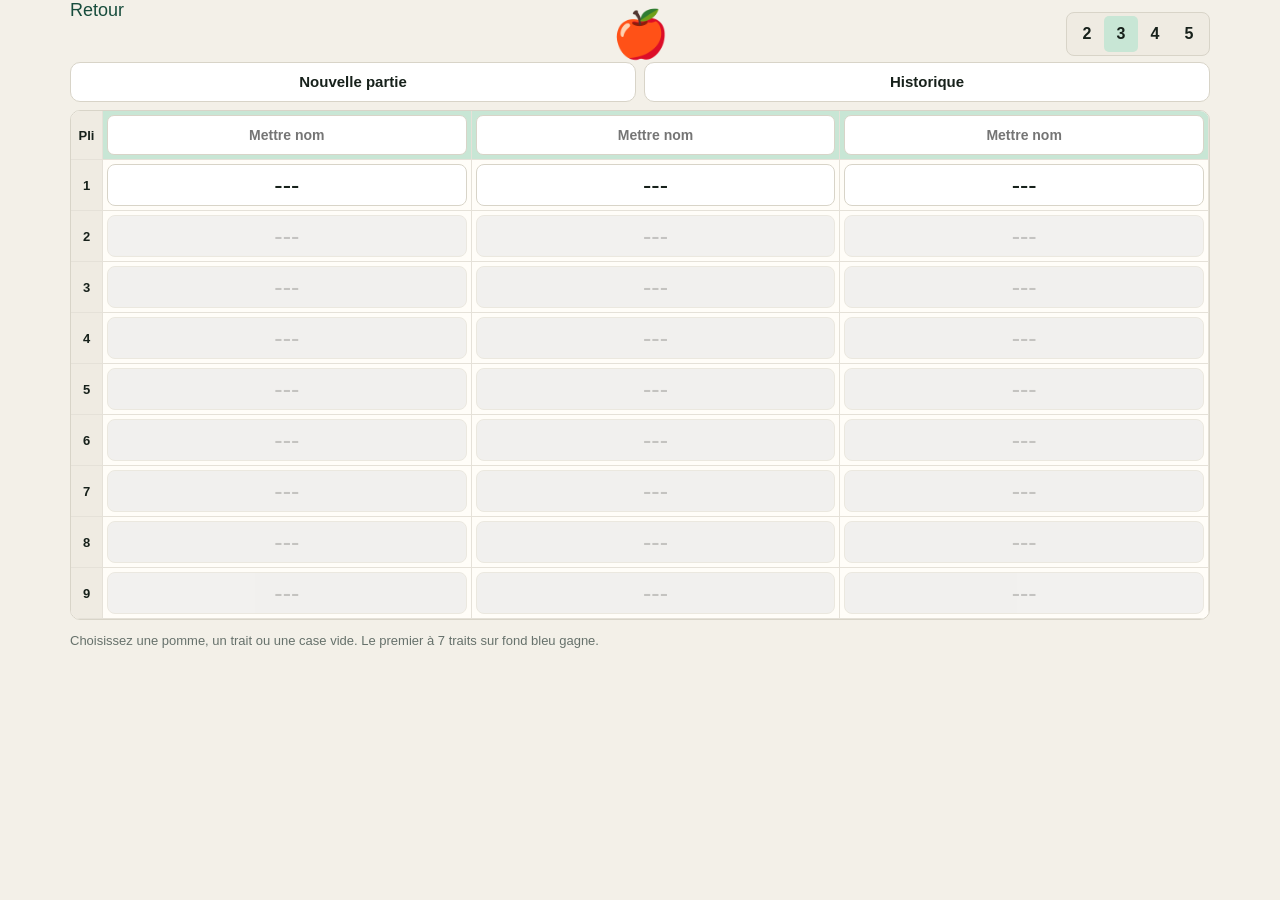
<file: calcul-pomme.html>
<!doctype html><html lang="fr"><head><meta charset="utf-8"><meta name="viewport" content="width=device-width,initial-scale=1"><title>Feuille — Chibre Jass</title><link rel="icon" href="icon-red-192-v481.png"><style>*{box-sizing:border-box}body{margin:0;background:#f3f0e8;color:#17211b;font:16px Arial,sans-serif}main{max-width:1160px;margin:auto;padding:10px}a{color:#174c3c}#back{font-size:18px}header{display:flex;align-items:center;gap:10px;justify-content:space-between;margin:8px 0 12px}h1{font:700 25px Georgia,serif;margin:0}button{font:inherit;cursor:pointer;color:inherit;border:1px solid #d8d4c8;border-radius:8px;background:#fffdf8;padding:9px 10px}button:disabled{cursor:default;opacity:.5}.sheet{background:#fffdf8;border:1px solid #d8d4c8;border-radius:12px;overflow:auto}table{width:100%;border-collapse:separate;border-spacing:0;table-layout:fixed}th,td{padding:4px;border-bottom:1px solid #e5e1d8;border-right:1px solid #e5e1d8;text-align:center}th:first-child{width:32px;background:#efebe2;font-size:13px}thead th{background:#c8e6d5}input.name{width:100%;min-width:0;height:40px;border:1px solid #d8d4c8;border-radius:7px;font:700 14px Arial;text-align:center}.mark{width:100%;height:42px;position:relative;background:white;padding:0;display:grid;place-items:center;font-size:25px;border:1px solid #d8d4c8}.mark.blue{background:#c6e7fb;border-color:#8cc4e5}.mark .stroke{display:block;width:3px;height:23px;background:#17211b;border-radius:2px}.mark.crossed::after{content:"";position:absolute;left:50%;top:50%;width:30px;height:3px;background:#17211b;transform:translate(-50%,-50%) rotate(-18deg)}.locked .mark{background:#e5e5e5;color:#8a8a8a}footer{display:flex;justify-content:center;gap:6px;flex-wrap:wrap;margin-top:12px}footer button{font-size:14px}#historyButton{margin-left:0}.notice{font-size:13px;color:#66716b}dialog{width:min(420px,calc(100% - 24px));max-height:85dvh;overflow:auto;border:1px solid #d8d4c8;border-radius:16px;background:#fffdf8;padding:20px}dialog::backdrop{background:#0006}dialog h2{font-size:20px;text-align:center;margin:5px 0 18px}dialog form{display:flex;justify-content:center;gap:12px}.choices{display:grid;grid-template-columns:repeat(3,1fr);gap:10px;margin-bottom:16px}.choices button{min-height:90px;display:flex;flex-direction:column;align-items:center;justify-content:center;gap:9px;font-size:13px}.choice-symbol{font-size:32px;height:36px;display:grid;place-items:center}.choices .selected{outline:2px solid #174c3c;background:#e4f1e9}.players-toggle{position:relative;border:1px solid #d8d4c8;border-radius:8px;display:grid;grid-template-columns:repeat(4,1fr);width:128px;height:38px;padding:3px;flex-shrink:0;background:#efebe2}.players-toggle>button{z-index:1;font-weight:700;display:flex;align-items:center;justify-content:center;line-height:1;min-width:0;height:100%}.thumb{position:absolute;left:3px;top:3px;bottom:3px;width:calc((100% - 6px)/4);border-radius:5px;background:#c8e6d5;transition:left .15s}.players-toggle .thumb{left:calc(3px + (100% - 6px)/4 * var(--player-index,1))}.players-toggle>button{position:relative;border:0;background:transparent;padding:0;border-radius:5px}.players-toggle>button:focus-visible{outline:2px solid #174c3c}.apple-sheet #playersToggle{width:114px}.apple-sheet[data-players="4"] input.name{font-size:13px}.saved-sheet{position:relative;padding:12px 70px 12px 0;border-bottom:1px solid #d8d4c8;min-height:110px}.saved-sheet p{margin:5px 0;font-size:14px}.delete-saved{position:absolute;right:0;top:0;border:0;background:transparent;font-size:27px}.resume-sheet{position:absolute;right:0;top:40px;border:0;padding:3px;background:transparent}.victory-close{float:right;border:0;background:transparent;font-size:26px}#historyDialog{width:min(600px,calc(100% - 24px))}@media(max-width:600px){main{padding:8px}h1{font-size:23px}th,td{padding:3px 2px}}.name-box{position:relative}.name-box:has(.name-trophy) input.name{padding-right:30px}.name-trophy{position:absolute;right:6px;top:50%;transform:translateY(-50%);font-size:21px;line-height:1;pointer-events:none}.locked .mark.winner-cell{opacity:1;background:#fff5ce;color:#17211b}.mark.cancel-stroke{display:flex;justify-content:flex-start;align-items:center;gap:3px;padding-left:9px;background:#fff;border-color:#d8d4c8;font-size:25px}.mark.eliminated,.mark.blue.eliminated,.mark.cancel-stroke.eliminated,input.name.eliminated{background:#ddd;color:#888;border-color:#c5c5c5;opacity:.55}.history-winner{display:flex;align-items:center;gap:8px}.history-winner>span{flex-shrink:0}#markDialog #markTitle{font-size:16px;line-height:1.25;white-space:nowrap;overflow-wrap:normal}#markDialog .choices button{gap:12px;white-space:nowrap;font-size:13px}#markDialog .choice-symbol{height:38px;min-height:38px;flex:0 0 38px;line-height:1;overflow:hidden}#markDialog [data-mark="stroke"] .choice-symbol{font-size:0;width:32px}#markDialog [data-mark="stroke"] .choice-symbol::before{content:"";display:block;width:4px;height:32px;border-radius:2px;background:currentColor}#markDialog [data-mark="stroke"] .choice-symbol::before{background:#000;opacity:1}.apple-sheet main{position:relative}.apple-sheet #back{text-decoration:none;z-index:10;pointer-events:auto;position:absolute;left:10px;top:0;margin:0;padding:0;line-height:1.15}.apple-sheet header.apple-page-header{position:relative;justify-content:center;min-height:76px;margin:0 0 8px!important;padding:0 0 0}.apple-sheet h1#title.apple-page-symbol{font:60px/1.15 Arial,sans-serif!important;margin:0!important;flex:none;align-self:center}.apple-sheet .apple-page-header #playersToggle{position:absolute;right:0;top:4px}@media(max-width:600px){.apple-sheet #back{left:8px;top:env(safe-area-inset-top,0px)}.apple-sheet header.apple-page-header{min-height:76px}.apple-sheet .apple-page-header #playersToggle{width:96px;min-width:96px}.apple-sheet h1#title.apple-page-symbol{font-size:60px!important}}.apple-sheet #playersToggle{width:128px;min-width:128px}.apple-sheet[data-players="5"] input.name{font-size:12px}@media(max-width:360px){.apple-sheet .apple-page-header #playersToggle{width:112px;min-width:112px}}.apple-sheet h1#title.apple-page-symbol{transform:translateY(-10px)}.apple-sheet .apple-page-header #playersToggle{width:144px;min-width:144px;height:44px}@media(max-width:360px){.apple-sheet .apple-page-header #playersToggle{width:128px;min-width:128px}}#markDialog .mark-actions{display:flex;justify-content:center;gap:12px}#markDialog .mark-actions button{flex:1;min-width:0;white-space:nowrap;font-size:14px;padding:9px 8px}</style><link rel="stylesheet" href="theme.css?v=4.219"><script src="theme.js?v=4.219"></script><link rel="stylesheet" href="responsive.css?v=4.219"></head><body class="apple-sheet"><main><a id="back" href="./index.html?v=4.219">Retour</a><header class="apple-page-header"><h1 id="title" class="apple-page-symbol" aria-label="Pomme">🍎</h1><div id="playersToggle" class="players-toggle" role="group"><span class="thumb" aria-hidden="true"></span><button type="button" data-players="2">2</button><button type="button" data-players="3">3</button><button type="button" data-players="4">4</button><button type="button" data-players="5">5</button></div></header><nav class="header-actions apple-header-actions" aria-label="Actions"><!-- Actions de la feuille --><button id="clear" type="button">Nouvelle partie</button><button id="historyButton" type="button">Historique</button></nav><div class="sheet"><table id="sheet"></table></div><p class="notice" id="notice"></p><dialog id="markDialog" aria-labelledby="markTitle"><h2 id="markTitle"></h2><div class="choices"><button type="button" data-mark="apple"><span class="choice-symbol">🍎</span><span id="appleLabel"></span></button><button type="button" data-mark="stroke"><span class="choice-symbol">│</span><span id="lineLabel"></span></button><button type="button" data-mark="blank"><span class="choice-symbol">□</span><span id="blankLabel"></span></button></div><form method="dialog" class="mark-actions"><button class="cancel-label">Annuler</button><button type="button" id="clearCellPoints">Effacer pts</button></form></dialog><dialog id="questionDialog"><h2 id="questionText"></h2><form method="dialog"><button value="cancel" class="cancel-label">Annuler</button><button value="ok">OK</button></form></dialog><dialog id="historyDialog"><h2 id="historyTitle"></h2><div id="historyList"></div><form method="dialog"><button id="historyClose"></button></form></dialog><dialog id="appleVictory"><h2 id="appleVictoryText"></h2><form method="dialog"><button>OK</button></form></dialog></main><script>const words={"fr": {"title": "Feuille de compte", "back": "Retour", "column": "Colonne", "round": "Pli", "total": "Total", "clear": "Nouvelle partie", "question": "Nouvelle partie ?", "cancel": "Annuler", "notice": "Chaque colonne a son propre total. Les points sont indépendants, sans complément automatique à 157. La feuille est enregistrée sur cet appareil."}, "de": {"title": "Punktetabelle", "back": "Zurück zum Spiel", "column": "Spalte", "round": "Runde", "total": "Total", "clear": "Neues Spiel", "question": "Neues Spiel?", "cancel": "Abbrechen", "notice": "Jede Spalte hat eine eigene Summe. Die Punkte sind unabhängig, ohne Ergänzung auf 157. Das Blatt wird auf diesem Gerät gespeichert."}, "it": {"title": "Foglio di calcolo", "back": "Torna al gioco", "column": "Colonna", "round": "Mano", "total": "Totale", "clear": "Nuova partita", "question": "Nuova partita?", "cancel": "Annulla", "notice": "Ogni colonna ha il suo totale. I punti sono indipendenti, senza complemento a 157. Il foglio è salvato su questo dispositivo."}, "rm": {"title": "Tabella da puncts", "back": "Turnar al gieu", "column": "Colonna", "round": "Runda", "total": "Total", "clear": "Nov gieu", "question": "Nov gieu?", "cancel": "Interrumper", "notice": "Mintga colonna ha ses agen total. Ils puncts èn independents, senza cumplement a 157. Il formular vegn memorisà sin quest apparat."}, "en": {"title": "Score sheet", "back": "Back to game", "column": "Column", "round": "Round", "total": "Total", "clear": "New game", "question": "New game?", "cancel": "Cancel", "notice": "Each column has its own total. Scores are independent, with no automatic complement to 157. This sheet is saved on this device."}};
const historyWords={"fr": {"history": "Historique", "close": "Fermer", "empty": "Aucune feuille enregistrée."}, "de": {"history": "Verlauf", "close": "Schliessen", "empty": "Keine gespeicherten Blätter."}, "it": {"history": "Cronologia", "close": "Chiudi", "empty": "Nessun foglio salvato."}, "rm": {"history": "Istorgia", "close": "Serrar", "empty": "Nagins formulars memorisads."}, "en": {"history": "History", "close": "Close", "empty": "No saved sheets."}};
const labels={"fr": {"choose": "Choisir pour ce pli", "apple": "Pomme", "line": "Trait", "blank": "Case vide", "erase": "Effacer la feuille", "eraseq": "Effacer les marques de cette feuille ?", "resume": "Reprendre cette partie", "delete": "Supprimer cette partie ?", "players": "Joueurs", "won": "a gagné !", "notice": "Choisissez une pomme, un trait ou une case vide. Le premier à 7 traits sur fond bleu gagne.", "error": "Sauvegarde impossible : la feuille est conservée.", "lines": "traits", "apples": "pommes"}, "de": {"choose": "Für diese Runde wählen", "apple": "Apfel", "line": "Strich", "blank": "Leeres Feld", "erase": "Blatt leeren", "eraseq": "Markierungen dieses Blatts löschen?", "resume": "Spiel fortsetzen", "delete": "Dieses Spiel löschen?", "players": "Spieler", "won": "hat gewonnen!", "notice": "Apfel, Strich oder leeres Feld wählen. Wer zuerst 7 Striche in blauen Feldern hat, gewinnt.", "error": "Speichern fehlgeschlagen. Das Blatt bleibt erhalten.", "lines": "Striche", "apples": "Äpfel"}, "it": {"choose": "Scegli per questa mano", "apple": "Mela", "line": "Tratto", "blank": "Casella vuota", "erase": "Svuota foglio", "eraseq": "Cancellare i segni di questo foglio?", "resume": "Riprendi partita", "delete": "Eliminare questa partita?", "players": "Giocatori", "won": "ha vinto!", "notice": "Scegli una mela, un tratto o una casella vuota. Vince chi arriva a 7 tratti nelle caselle blu.", "error": "Salvataggio impossibile. Il foglio resta conservato.", "lines": "tratti", "apples": "mele"}, "rm": {"choose": "Tschernir per questa runda", "apple": "Mail", "line": "Stritg", "blank": "Champ vid", "erase": "Svidar formular", "eraseq": "Stizzar ils segns da quest formular?", "resume": "Cuntinuar il gieu", "delete": "Stizzar quest gieu?", "players": "Giugaders", "won": "ha gudagnà!", "notice": "Tschernì in mail, in stritg u in champ vid. Tgi che ha 7 stritgs en champs blaus gudogna.", "error": "Memorisar n’è betg pussaivel. Il formular resta mantegnì.", "lines": "stritgs", "apples": "mails"}, "en": {"choose": "Choose for this round", "apple": "Apple", "line": "Stroke", "blank": "Empty cell", "erase": "Clear sheet", "eraseq": "Clear this sheet’s marks?", "resume": "Resume game", "delete": "Delete this game?", "players": "Players", "won": "has won!", "notice": "Choose an apple, a stroke or an empty cell. First to 7 strokes in blue cells wins.", "error": "Unable to save. The sheet has been kept.", "lines": "strokes", "apples": "apples"}};
let lang="fr";try{lang=localStorage.getItem("chibre_language")||"fr";}catch(e){}const t=words[lang]||words.fr,ht=historyWords[lang]||historyWords.fr,l=labels[lang]||labels.fr;document.documentElement.lang=words[lang]?lang:"fr";
const KEY="chibre_apple_symbols_v2",OLD_KEY="chibre_apple_sheet_v1",HISTORY_KEY="chibre_apple_history_v1";
function normalizeSheet(item){
 if(!item||!Array.isArray(item.names)||item.names.length<2)return null;
 const names=Array.from({length:5},(_,i)=>typeof item.names[i]==="string"?item.names[i]:"");
 let marks;
 if(Array.isArray(item.marks)&&item.marks.length&&item.marks.every(row=>Array.isArray(row)&&row.every(v=>[null,"apple","stroke","blank"].includes(v))))marks=item.marks.map(row=>Array.from({length:5},(_,i)=>row[i]??null));
 else if(Array.isArray(item.rounds)&&item.rounds.length&&item.rounds.every(row=>Array.isArray(row)&&row.every(v=>v===null||Number.isSafeInteger(v)))){
  // Convert old numeric sheets without deleting the original backup.
  const count=([2,3,4,5].includes(item.playerCount)?item.playerCount:3);
  marks=item.rounds.map((row,i)=>{const active=row.slice(0,count),complete=active.every(v=>v!==null);const highest=Math.max(...active.filter((v,c)=>v!==null&&v>=21&&!item.apples?.[i]?.[c]));return Array.from({length:5},(_,c)=>{const v=row[c];if(v==null)return null;if(item.apples?.[i]?.[c]||v<21)return "apple";return complete&&v===highest?"stroke":"blank";});});
 }else return null;
 return {schema:2,playerCount:([2,3,4,5].includes(item.playerCount)?item.playerCount:3),names,marks};
}
let data={schema:2,playerCount:3,names:["","","","",""],marks:Array.from({length:9},()=>[null,null,null,null,null])};
try{const raw=localStorage.getItem(KEY),legacy=localStorage.getItem(OLD_KEY);const restored=normalizeSheet(JSON.parse(raw||legacy||"null"));if(restored)data=restored;}catch(e){}
function playerCount(){return ([2,3,4,5].includes(data.playerCount)?data.playerCount:3);}
function readHistory(){try{const h=JSON.parse(localStorage.getItem(HISTORY_KEY));return Array.isArray(h)?h:[];}catch(e){return [];}}
function persist(candidate=data){try{localStorage.setItem(KEY,JSON.stringify(candidate));return true;}catch(e){document.getElementById("notice").textContent=l.error;return false;}}
function eliminationState(sheet=data,before=Infinity){const count=([2,3,4,5].includes(sheet.playerCount)?sheet.playerCount:3),pending=[0,0,0,0,0],eliminated=[false,false,false,false,false];for(let i=0;i<Math.min(before,sheet.marks.length);i++){const row=sheet.marks[i];if(row.slice(0,count).some((v,c)=>!eliminated[c]&&v===null))break;row.slice(0,count).forEach((v,c)=>{if(eliminated[c])return;if(v==="apple")pending[c]++;else if(v==="stroke"&&pending[c])pending[c]--;if(pending[c]>=3)eliminated[c]=true;});}return eliminated;}
function rowComplete(index,sheet=data){const eliminated=eliminationState(sheet,index),count=([2,3,4,5].includes(sheet.playerCount)?sheet.playerCount:3);return sheet.marks[index].slice(0,count).every((v,c)=>eliminated[c]||v!==null);}
function blueState(sheet=data){const count=([2,3,4,5].includes(sheet.playerCount)?sheet.playerCount:3),counts=[0,0,0,0,0],pending=[0,0,0,0,0];let winningRow=-1;for(let i=0;i<sheet.marks.length;i++){const row=sheet.marks[i].slice(0,count);if(!rowComplete(i,sheet))break;row.forEach((v,c)=>{if(eliminationState(sheet,i)[c])return;if(v==="apple")pending[c]++;else if(v==="stroke"){if(pending[c]>0)pending[c]--;else counts[c]++;}});if(counts.some(v=>v>=7)){winningRow=i;break;}}return {counts,winningRow};}
function sheetRowLocked(i){const win=blueState();return win.winningRow>=0&&i>win.winningRow||data.marks.slice(0,i).some((row,index)=>!rowComplete(index));}
function appleCancellingStrokes(){const result=new Set(),pending=[[],[],[],[],[]];for(let i=0;i<data.marks.length;i++){const row=data.marks[i].slice(0,playerCount());if(!rowComplete(i))break;row.forEach((v,c)=>{if(v==="apple")pending[c].push(i);else if(v==="stroke"&&pending[c].length){pending[c].pop();result.add(i+":"+c);}});}return result;}
function cancelledAppleCells(){const result=new Set(),pending=[[],[],[],[],[]];for(let i=0;i<data.marks.length;i++){const row=data.marks[i].slice(0,playerCount());if(!rowComplete(i))break;row.forEach((v,c)=>{if(v==="apple")pending[c].push(i);else if(v==="stroke"&&pending[c].length)result.add(pending[c].pop()+":"+c);});}return result;}
function extendSheet(){const win=blueState();if(win.winningRow===data.marks.length-1){data.marks.push([null,null,null,null,null]);return;}const last=data.marks[data.marks.length-1];if(rowComplete(data.marks.length-1)&&!eliminationState().slice(0,playerCount()).every(Boolean)&&blueState().winningRow<0)data.marks.push([null,null,null,null,null]);}
function ask(message,action){const d=document.getElementById("questionDialog");document.getElementById("questionText").textContent=message;d.returnValue="cancel";d.onclose=()=>{if(d.returnValue==="ok")action();};d.showModal();}
function archiveSheet(){if(!data.marks.some(row=>row.some(v=>v!==null)))return true;const history=readHistory();history.unshift({...JSON.parse(JSON.stringify(data)),date:new Date().toISOString()});try{localStorage.setItem(HISTORY_KEY,JSON.stringify(history));return true;}catch(e){document.getElementById("notice").textContent=l.error;return false;}}
let shownVictory="",cellChoice=null;
function updateVictory(){const win=blueState(),d=document.getElementById("appleVictory");if(win.winningRow<0){shownVictory="";if(d.open)d.close();return;}const winners=win.counts.map((n,c)=>n>=7?c:null).filter(c=>c!==null),key=win.winningRow+":"+winners.join();if(key===shownVictory)return;shownVictory=key;document.getElementById("appleVictoryText").textContent="🏆 "+winners.map(c=>data.names[c]||t.column+" "+(c+1)).join(" / ")+" "+l.won;if(!d.open)d.showModal();}
function strokeTaken(index,col){return data.marks[index].slice(0,playerCount()).some((value,c)=>c!==col&&value==="stroke");}
function chooseMark(index,col){if(sheetRowLocked(index)||eliminationState()[col])return;cellChoice={index,col};const name=data.names[col]||t.column+" "+(col+1);document.getElementById("markTitle").textContent=l.choose+" "+(index+1)+" — "+name;document.querySelectorAll("[data-mark]").forEach(button=>{button.classList.toggle("selected",button.dataset.mark===data.marks[index][col]);button.disabled=button.dataset.mark==="stroke"&&strokeTaken(index,col);});document.getElementById("markDialog").showModal();const title=document.getElementById("markTitle");title.style.fontSize="16px";let size=16;while(title.scrollWidth>title.clientWidth&&size>9){size-=.5;title.style.fontSize=size+"px";}}
function clearCellPoints(){if(!cellChoice)return;const {index,col}=cellChoice;if(sheetRowLocked(index)||eliminationState()[col])return;const next=JSON.parse(JSON.stringify(data));next.marks[index][col]=null;if(!persist(next))return;data=next;document.getElementById("markDialog").close();cellChoice=null;render();updateVictory();}
function setMark(mark){if(!cellChoice||!["apple","stroke","blank"].includes(mark))return;const {index,col}=cellChoice;if(eliminationState()[col]||sheetRowLocked(index)||(mark==="stroke"&&strokeTaken(index,col)))return;const next=JSON.parse(JSON.stringify(data));next.marks[index][col]=mark;if(playerCount()===2&&mark==="apple"&&!eliminationState()[1-col])next.marks[index][1-col]="stroke";if(!persist(next))return;data=next;extendSheet();persist();document.getElementById("markDialog").close();cellChoice=null;render();updateVictory();}
function render(){extendSheet();const table=document.getElementById("sheet");table.innerHTML="";const head=table.createTHead().insertRow(),label=document.createElement("th");label.textContent=t.round;head.append(label);const crossed=cancelledAppleCells(),cancelling=appleCancellingStrokes();data.names.slice(0,playerCount()).forEach((name,c)=>{const th=document.createElement("th"),input=document.createElement("input");input.className="name";input.classList.toggle("eliminated",eliminationState()[c]);input.value=name;input.placeholder=({fr:"Mettre nom",de:"Name eingeben",it:"Inserire nome",rm:"Endatar num",en:"Enter name"}[lang]||"Mettre nom");input.setAttribute("aria-label",input.placeholder);input.oninput=()=>{data.names[c]=input.value;persist();};const nameBox=document.createElement("div");nameBox.className="name-box";nameBox.append(input);th.append(nameBox);head.append(th);});const body=table.createTBody();data.marks.forEach((values,i)=>{const row=body.insertRow(),number=document.createElement("th");number.scope="row";number.textContent=i+1;row.append(number);const locked=sheetRowLocked(i),complete=rowComplete(i);row.classList.toggle("locked",locked);values.slice(0,playerCount()).forEach((v,c)=>{const button=document.createElement("button");button.type="button";button.className="mark";button.disabled=locked||eliminationState()[c];button.classList.toggle("eliminated",eliminationState()[c]);button.classList.toggle("blue",complete&&v==="stroke"&&!cancelling.has(i+":"+c));button.classList.toggle("cancel-stroke",cancelling.has(i+":"+c));button.classList.toggle("crossed",crossed.has(i+":"+c));const win=blueState(),trophy=i===win.winningRow+1&&win.winningRow>=0&&win.counts[c]>=7;if(trophy){button.textContent="🏆";button.classList.add("winner-cell");}else if(v==="apple")button.textContent="🍎";else if(v==="stroke"){const line=document.createElement("span");line.className="stroke";if(cancelling.has(i+":"+c)){button.append(document.createTextNode("("),line,document.createTextNode(")"));}else button.append(line);}else button.textContent=v===null?"---":"";button.setAttribute("aria-label",(data.names[c]||t.column+" "+(c+1))+", "+t.round+" "+(i+1)+", "+(v==="apple"?l.apple:v==="stroke"?l.line:l.blank));button.onclick=()=>chooseMark(i,c);row.insertCell().append(button);});});const toggle=document.getElementById("playersToggle");toggle.style.setProperty("--player-index",playerCount()-2);document.body.dataset.players=playerCount();toggle.querySelectorAll("[data-players]").forEach(button=>button.setAttribute("aria-pressed",String(Number(button.dataset.players)===playerCount())));toggle.setAttribute("aria-label",l.players+": "+playerCount());document.getElementById("notice").textContent=l.notice;}
function resumeSheet(item){const restored=normalizeSheet(item);if(!restored||!persist(restored))return;data=restored;shownVictory="";extendSheet();persist();document.getElementById("historyDialog").close();render();updateVictory();}
const cardsIcon='<svg viewBox="0 0 76 52" width="58" height="42" aria-hidden="true"><g stroke="#174c3c" stroke-width="1.5" fill="#fffdf8"><rect x="5" y="8" width="28" height="37" rx="3" transform="rotate(-15 20 26)"/><rect x="19" y="5" width="28" height="37" rx="3" transform="rotate(-5 33 23)"/><rect x="33" y="5" width="28" height="37" rx="3" transform="rotate(6 47 23)"/><rect x="45" y="10" width="27" height="36" rx="3" transform="rotate(17 58 28)"/></g><g font-size="15" text-anchor="middle"><text x="14" y="24">♠</text><text x="29" y="22" fill="#b52f32">♥</text><text x="43" y="23" fill="#b52f32">♦</text><text x="59" y="34">♣</text></g></svg>';
function openSheetHistory(){const list=document.getElementById("historyList");list.innerHTML="";const history=readHistory();if(!history.length){const p=document.createElement("p");p.textContent=ht.empty;list.append(p);}history.forEach((item,i)=>{const sheet=normalizeSheet(item);if(!sheet)return;const box=document.createElement("section");box.className="saved-sheet";const title=document.createElement("strong");title.textContent="#"+(history.length-i)+" — "+new Date(item.date).toLocaleString(document.documentElement.lang);box.append(title);const count=([2,3,4,5].includes(sheet.playerCount)?sheet.playerCount:3);sheet.names.slice(0,count).forEach((name,c)=>{const p=document.createElement("p"),lines=sheet.marks.filter(row=>row[c]==="stroke").length,apples=sheet.marks.filter(row=>row[c]==="apple").length;p.textContent=(name||t.column+" "+(c+1))+" : "+lines+" "+l.lines+", "+apples+" "+l.apples;if(blueState(sheet).counts[c]>=7){p.classList.add("history-winner");const trophy=document.createElement("span");trophy.textContent="🏆";p.prepend(trophy);}box.append(p);});const resume=document.createElement("button");resume.type="button";resume.className="resume-sheet";resume.title=l.resume;resume.setAttribute("aria-label",l.resume);resume.innerHTML=cardsIcon;resume.onclick=()=>ask(({"fr": "Reprendre cette partie ?", "de": "Dieses Spiel fortsetzen?", "it": "Riprendere questa partita?", "rm": "Cuntinuar quest gieu?", "en": "Resume this game?"})[lang]||"Reprendre cette partie ?",()=>resumeSheet(item));const remove=document.createElement("button");remove.type="button";remove.className="delete-saved";remove.textContent="×";remove.setAttribute("aria-label",l.delete);remove.onclick=()=>ask(l.delete,()=>{const all=readHistory(),index=all.findIndex(v=>JSON.stringify(v)===JSON.stringify(item));if(index<0)return;all.splice(index,1);try{localStorage.setItem(HISTORY_KEY,JSON.stringify(all));}catch(e){document.getElementById("notice").textContent=l.error;return;}document.getElementById("historyDialog").close();openSheetHistory();});box.append(resume,remove);list.append(box);});document.getElementById("historyDialog").showModal();}
document.getElementById("title").textContent="🍎";document.getElementById("title").setAttribute("aria-label",l.apple);document.getElementById("back").textContent=t.back;document.getElementById("clear").textContent=t.clear;document.getElementById("historyButton").textContent=ht.history;document.getElementById("historyTitle").textContent=ht.history;document.getElementById("historyClose").textContent=ht.close;document.querySelectorAll(".cancel-label").forEach(el=>el.textContent=t.cancel);document.getElementById("clearCellPoints").textContent=({fr:"Effacer pts",de:"Punkte löschen",it:"Cancella punti",rm:"Stizzar puncts",en:"Clear pts"})[document.documentElement.lang.split("-")[0]]||"Effacer pts";document.getElementById("clearCellPoints").onclick=clearCellPoints;document.getElementById("appleLabel").textContent=l.apple;document.getElementById("lineLabel").textContent=l.line;document.getElementById("blankLabel").textContent=l.blank;document.querySelectorAll("[data-mark]").forEach(button=>button.onclick=()=>setMark(button.dataset.mark));document.getElementById("markDialog").addEventListener("close",()=>{cellChoice=null;});
document.querySelectorAll("[data-players]").forEach(button=>button.onclick=()=>{const count=Number(button.dataset.players);if(count===playerCount())return;const completed=data.marks.map((row,i)=>rowComplete(i));data.playerCount=count;data.marks.forEach((row,i)=>{if(completed[i])for(let c=0;c<count;c++)if(row[c]===null)row[c]="blank";});shownVictory="";extendSheet();persist();render();updateVictory();});
function resetMarks(){data.marks=Array.from({length:9},()=>[null,null,null,null,null]);shownVictory="";persist();render();}
document.getElementById("clear").onclick=()=>ask(t.question,()=>{if(archiveSheet())resetMarks();});document.getElementById("historyButton").onclick=openSheetHistory;
extendSheet();render();updateVictory();
</script></body></html>
</file>
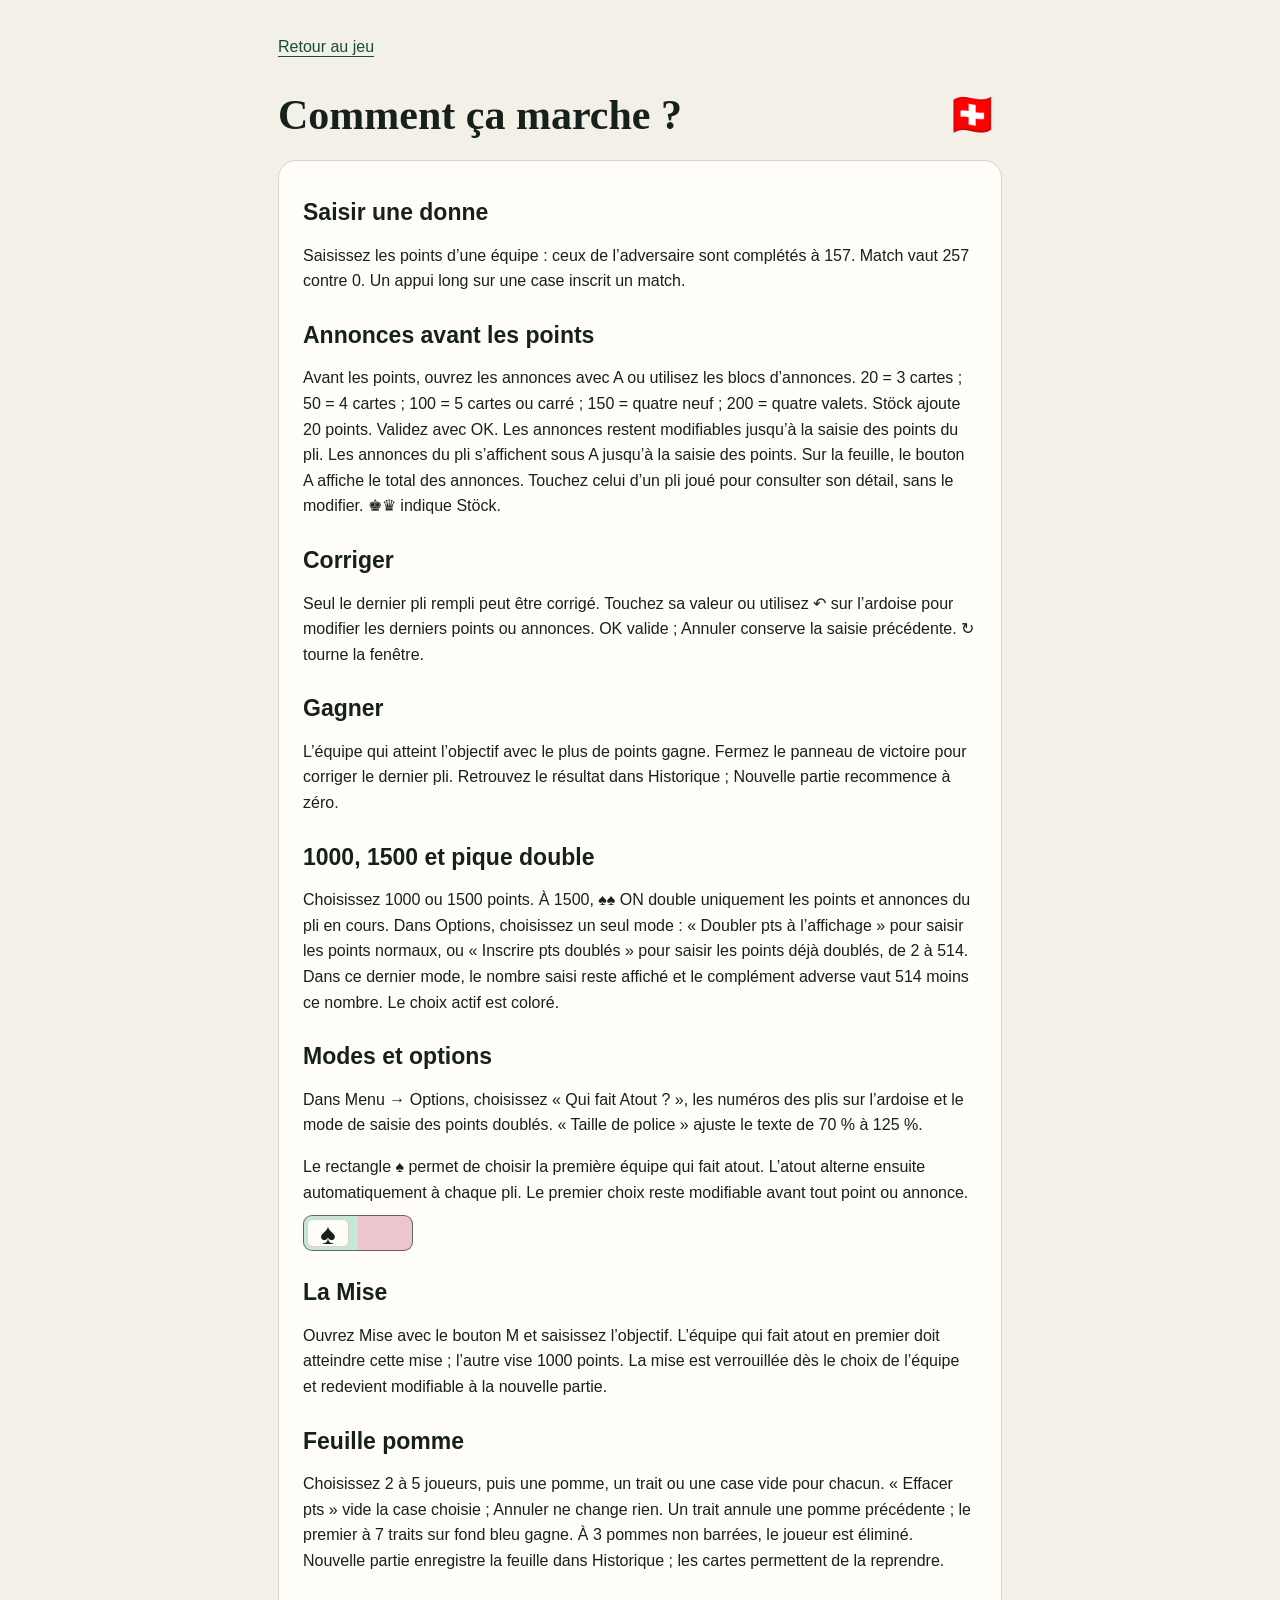
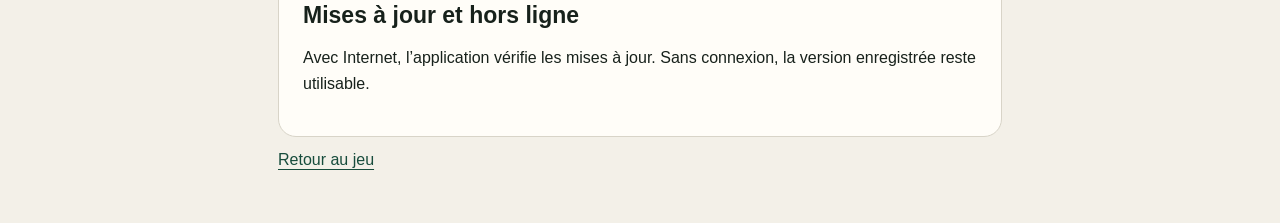
<file: comment-ca-marche.html>
<!doctype html>
<html lang="fr">
<head>
<meta charset="utf-8">
<meta name="viewport" content="width=device-width,initial-scale=1,viewport-fit=cover">
<meta name="theme-color" content="#174c3c">
<title>Comment ça marche ? — Chibre Suisse</title>
<link rel="icon" href="icon-red-192-v481.png">
<style>
*{box-sizing:border-box}
body{margin:0;background:#f3f0e8;color:#17211b;font-family:system-ui,-apple-system,Segoe UI,sans-serif;line-height:1.6}
main{max-width:760px;margin:auto;padding:24px 18px 40px}
h1,h2{font-family:Georgia,serif;line-height:1.2}
h1{font-size:clamp(30px,6vw,42px);margin:20px 0}
h2{font-size:23px;margin:28px 0 10px}
article{background:#fffdf8;border:1px solid #d8d4c8;border-radius:18px;padding:10px 24px 24px}
a{color:#174c3c;text-underline-offset:4px}
.back{display:inline-block;padding:10px 0;min-height:44px}
li{margin:8px 0}
@media(max-width:600px){main{padding:12px 12px 28px}article{padding:8px 16px 20px}}

.language-picker{position:relative;display:inline-block;vertical-align:middle}
.language-flag{border:0;background:transparent;padding:4px;font-size:42px;min-width:52px;min-height:52px;line-height:1;cursor:pointer}
.language-choices{position:absolute;top:100%;right:0;z-index:11000;min-width:190px;padding:6px;background:#fffdf8;color:#17211b;border:1px solid #d8d4c8;border-radius:12px;box-shadow:0 8px 24px #0002;font-family:system-ui,sans-serif}
.language-choices[hidden]{display:none}
.language-choices button{display:block;width:100%;text-align:left;border:0;border-radius:8px;background:transparent;font:500 16px system-ui,sans-serif;min-height:44px;padding:8px;cursor:pointer}
.language-choices button[aria-pressed="true"]{background:#c8e6d5}
@media(hover:hover) and (pointer:fine){.language-choices button:hover:not([aria-pressed="true"]){background:#efebe2}}
@media(max-width:600px){.header-actions{grid-template-columns:auto auto auto}.header-actions button{font-size:clamp(11px,3.4vw,14px);padding:10px 4px}}
@media(max-width:600px){.language-choices{position:fixed;left:8px;right:auto;top:70px;width:190px;min-width:0;max-width:calc(100vw - 16px);box-sizing:border-box}.language-picker{flex-shrink:0}}
@media print{.language-picker{display:none}}
.language-dialog{width:min(380px,calc(100% - 32px));padding:24px;border:1px solid #d8d4c8;border-radius:18px;background:#fffdf8;color:#17211b;box-sizing:border-box}
.language-dialog::backdrop{background:rgba(23,33,27,.45)}
.language-dialog h2{text-align:center;font:700 22px Georgia,serif;margin:0 0 22px;overflow-wrap:anywhere}
.language-dialog form{display:flex;justify-content:center;gap:12px}
.language-dialog button{min-width:90px;min-height:44px;border:1px solid #d8d4c8;border-radius:10px;background:#fff;color:#17211b;font:700 16px system-ui;padding:10px 16px;cursor:pointer}
.language-dialog button[value="yes"]{background:#174c3c;border-color:#174c3c;color:#fff}

body,button,input,h2{font-family:Arial,"Helvetica Neue",sans-serif}

.trump-example{margin:16px 0}.trump-example-track{position:relative;width:110px;height:36px;margin-top:10px;background:linear-gradient(to right,#c8e6d5 50%,#edc6cd 50%);border:1px solid #0008;border-radius:9px}.trump-example-track span{position:absolute;left:3px;top:3px;display:grid;place-items:center;width:42px;height:28px;background:#fffdf8;border:1px solid #d8d4c8;border-radius:6px;font:29px/1 Arial,sans-serif}
</style>
<link rel="stylesheet" href="theme.css?v=4.219"><script src="theme.js?v=4.219"></script><link rel="stylesheet" href="responsive.css?v=4.219"></head>
<body>
<dialog id="languageDialog" class="language-dialog" aria-labelledby="languageQuestion">
<h2 id="languageQuestion"></h2>
<form method="dialog"><button value="no" data-i18n="no" autofocus>Non</button><button value="yes" data-i18n="yes">Oui</button></form>
</dialog>
<main>
<a class="back" href="./index.html" data-i18n="back">Retour au jeu</a>
<div style="display:flex;align-items:center;justify-content:space-between;gap:12px"><h1 data-i18n="help_title">Comment ça marche ?</h1><span class="language-picker"><button type="button" id="languageFlag" class="language-flag" aria-label="Choisir la langue" aria-expanded="false" aria-controls="languageChoices">🇨🇭</button><span id="languageChoices" class="language-choices" hidden><button type="button" data-language="fr" aria-pressed="true"><span aria-hidden="true">🇫🇷</span> Français</button><button type="button" data-language="de" aria-pressed="false"><span aria-hidden="true">🇩🇪</span> Deutsch</button><button type="button" data-language="it" aria-pressed="false"><span aria-hidden="true">🇮🇹</span> Italiano</button><button type="button" data-language="rm" aria-pressed="false"><span aria-hidden="true">🇨🇭</span> Rumantsch</button><button type="button" data-language="en" aria-pressed="false"><span aria-hidden="true">🇬🇧</span> English</button></span></span></div>
<article>
<section><h2 data-i18n="help_scores_title">Saisir une donne</h2><p data-i18n="help_scores_body">Saisissez les points d’une équipe : ceux de l’adversaire sont complétés à 157. Match vaut 257 contre 0. Un appui long sur une case inscrit un match.</p></section>
<section><h2 data-i18n="help_ann_title">Annonces avant les points</h2><p data-i18n="help_ann_body">Avant les points, ouvrez les annonces avec A ou utilisez les blocs d’annonces. 20 = 3 cartes ; 50 = 4 cartes ; 100 = 5 cartes ou carré ; 150 = quatre neuf ; 200 = quatre valets. Stöck ajoute 20 points. Validez avec OK. Les annonces restent modifiables jusqu’à la saisie des points du pli. Les annonces du pli s’affichent sous A jusqu’à la saisie des points. Sur la feuille, le bouton A affiche le total des annonces. Touchez celui d’un pli joué pour consulter son détail, sans le modifier. ♚♛ indique Stöck.</p></section>
<section><h2 data-i18n="help_slate_use_title">Corriger</h2><p data-i18n="help_slate_use_body">Seul le dernier pli rempli peut être corrigé. Touchez sa valeur ou utilisez ↶ sur l’ardoise pour modifier les derniers points ou annonces. OK valide ; Annuler conserve la saisie précédente. ↻ tourne la fenêtre.</p></section>
<section><h2 data-i18n="help_finish_title">Gagner</h2><p data-i18n="help_finish_body">L’équipe qui atteint l’objectif avec le plus de points gagne. Fermez le panneau de victoire pour corriger le dernier pli. Retrouvez le résultat dans Historique ; Nouvelle partie recommence à zéro.</p></section>
<section><h2 data-i18n="help_modes_title">1000, 1500 et pique double</h2><p data-i18n="help_modes_body">Choisissez 1000 ou 1500 points. À 1500, ♠♠ ON double uniquement les points et annonces du pli en cours. Dans Options, choisissez un seul mode : « Doubler pts à l’affichage » pour saisir les points normaux, ou « Inscrire pts doublés » pour saisir les points déjà doublés, de 2 à 514. Dans ce dernier mode, le nombre saisi reste affiché et le complément adverse vaut 514 moins ce nombre. Le choix actif est coloré.</p></section>
<section><h2 data-i18n="help_start_title">Modes et options</h2><p data-i18n="help_start_body">Dans Menu → Options, choisissez « Qui fait Atout ? », les numéros des plis sur l’ardoise et le mode de saisie des points doublés. « Taille de police » ajuste le texte de 70 % à 125 %.</p><figure class="trump-example"><figcaption data-i18n="help_trump_example">Le rectangle ♠ permet de choisir la première équipe qui fait atout. L’atout alterne ensuite automatiquement à chaque pli. Le premier choix reste modifiable avant tout point ou annonce.</figcaption><div class="trump-example-track" aria-hidden="true"><span>♠</span></div></figure></section>
<section><h2 data-i18n="help_mise_title">La Mise</h2><p data-i18n="help_mise_body">Ouvrez Mise avec le bouton M et saisissez l’objectif. L’équipe qui fait atout en premier doit atteindre cette mise ; l’autre vise 1000 points. La mise est verrouillée dès le choix de l’équipe et redevient modifiable à la nouvelle partie.</p></section>
<section><h2 data-i18n="help_apple_title">Feuille pomme</h2><p data-i18n="help_apple_body">Choisissez 2 à 5 joueurs, puis une pomme, un trait ou une case vide pour chacun. « Effacer pts » vide la case choisie ; Annuler ne change rien. Un trait annule une pomme précédente ; le premier à 7 traits sur fond bleu gagne. À 3 pommes non barrées, le joueur est éliminé. Nouvelle partie enregistre la feuille dans Historique ; les cartes permettent de la reprendre.</p></section>
<section><h2 data-i18n="help_update_title">Mises à jour et hors ligne</h2><p data-i18n="help_update_body">Avec Internet, l’application vérifie les mises à jour. Sans connexion, la version enregistrée reste utilisable.</p></section>
</article>
<a class="back" href="./index.html" data-i18n="back">Retour au jeu</a>
</main>
<script src="./i18n.js?v=4.219"></script>
<script>
if ("serviceWorker" in navigator && (location.protocol==="https:" || location.hostname==="localhost" || location.hostname==="127.0.0.1")) {
 const APP_VERSION="4.219";
 let checkingVersion=false;
 async function checkHostedVersion(){
  if(checkingVersion)return;checkingVersion=true;
  const controller=new AbortController(),timer=setTimeout(()=>controller.abort(),6000);
  try{
   const registration=await navigator.serviceWorker.register("./sw.js",{updateViaCache:"none"});
   registration.update().catch(()=>{});
   const response=await fetch("./version.json",{cache:"no-store",signal:controller.signal});
   if(!response.ok)return;
   const release=await response.json();
   if(typeof release.version==="string"&&release.version!==APP_VERSION){
    const target=new URL(location.href);target.searchParams.set("v",release.version);
    if(target.searchParams.get("v")!==new URL(location.href).searchParams.get("v"))location.replace(target.href);
   }
  }catch(error){/* Sans réseau, conserver la version locale et la partie. */}
  finally{clearTimeout(timer);checkingVersion=false;}
 }
 window.addEventListener("load",checkHostedVersion);
 document.addEventListener("visibilitychange",()=>{if(document.visibilityState==="visible")checkHostedVersion();});
}
</script>
</body>
</html>
</file>
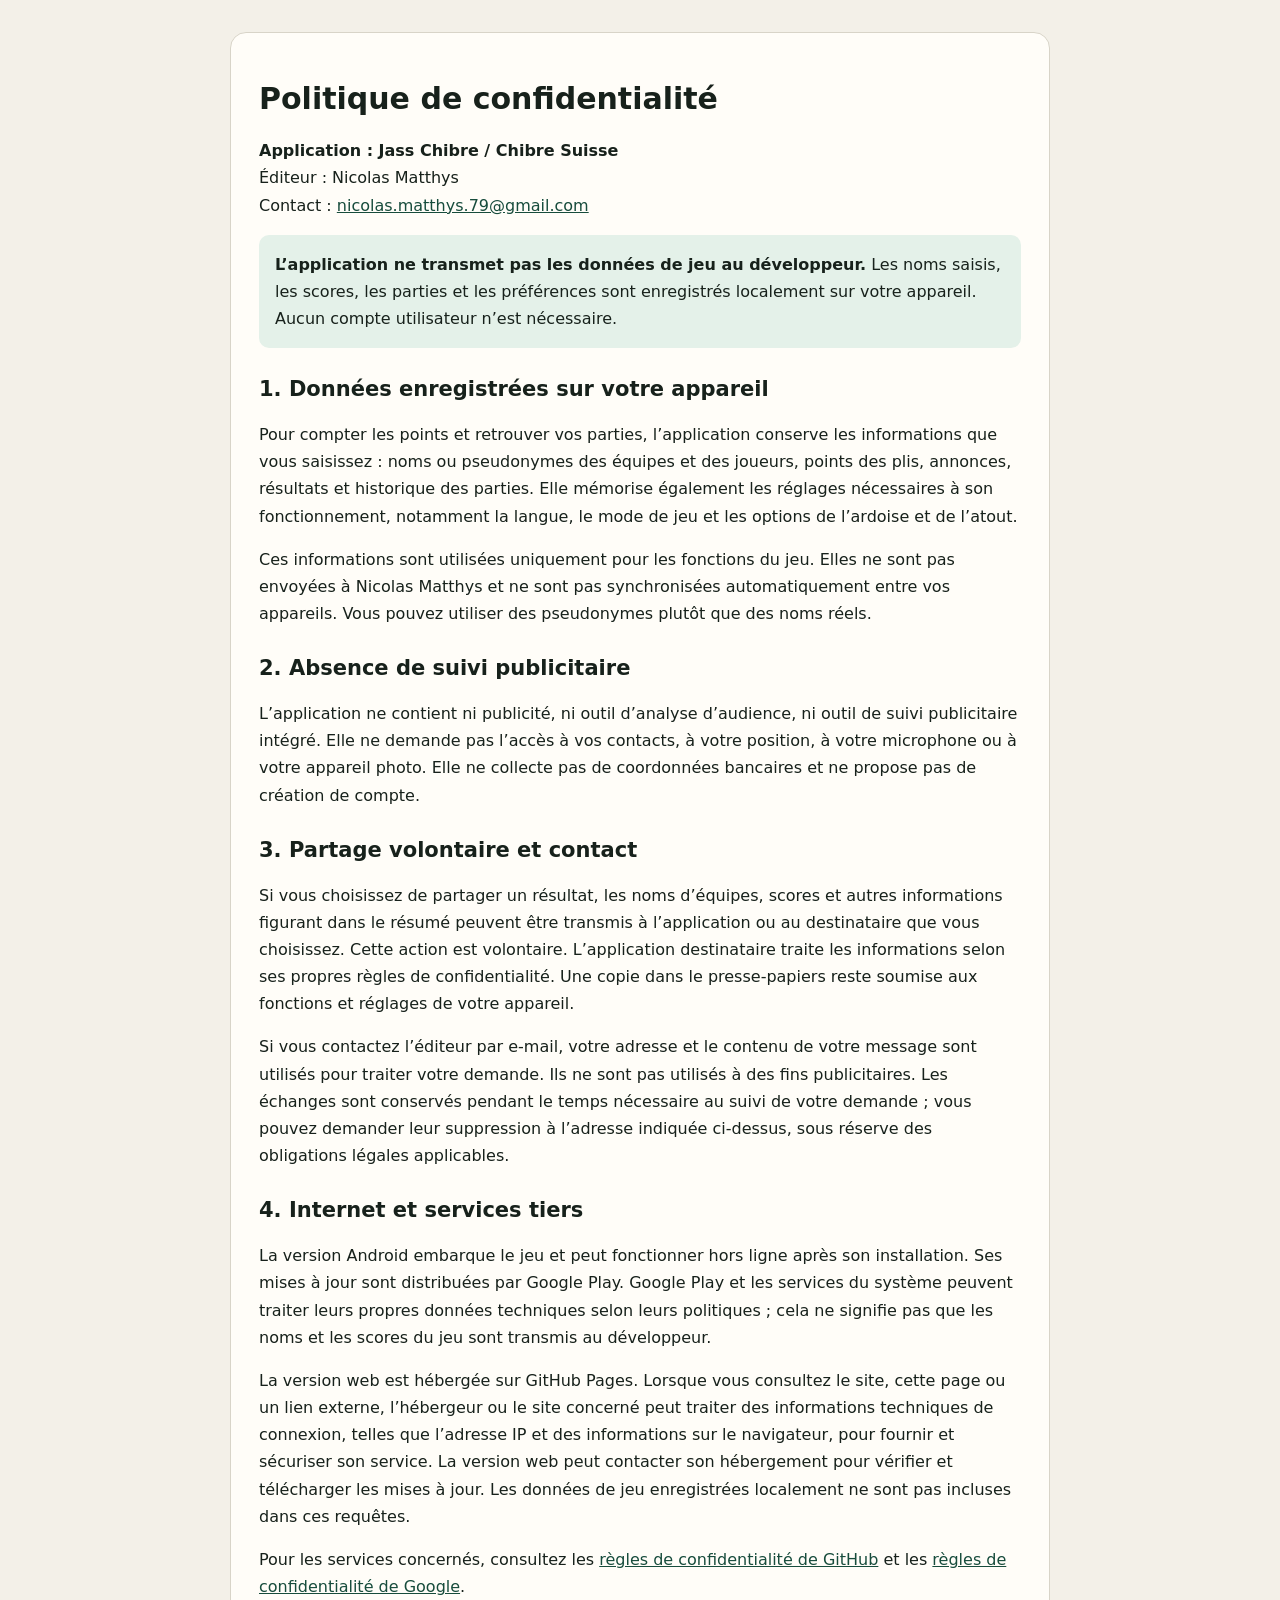
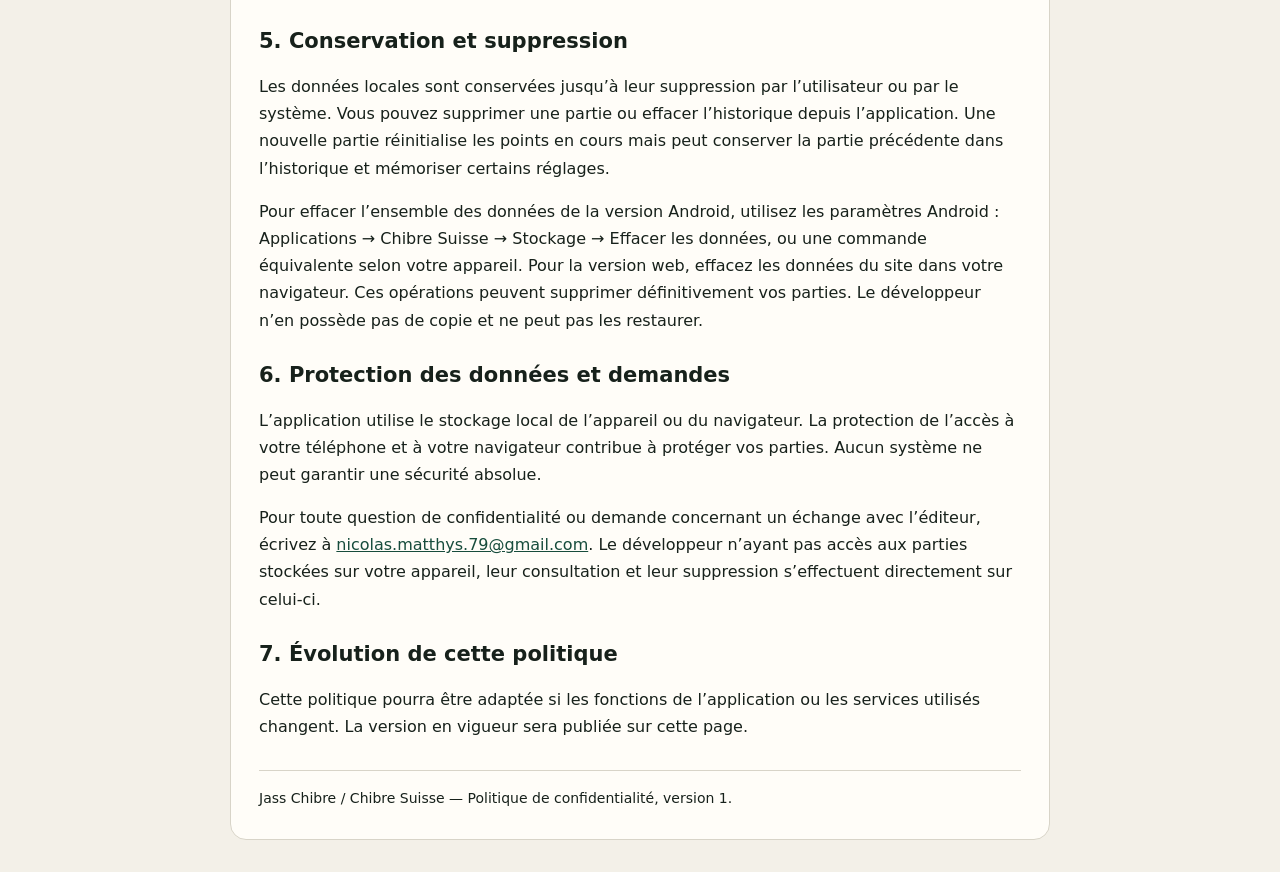
<file: confidentialite.html>
<!doctype html>
<html lang="fr">
<head>
<meta charset="utf-8">
<meta name="viewport" content="width=device-width, initial-scale=1">
<meta name="description" content="Politique de confidentialité de Jass Chibre / Chibre Suisse.">
<title>Confidentialité — Jass Chibre</title>
<style>
*{box-sizing:border-box}body{margin:0;background:#f3f0e8;color:#17211b;font:16px/1.7 system-ui,-apple-system,Arial,sans-serif}main{max-width:820px;margin:32px auto;padding:28px;background:#fffdf8;border:1px solid #d8d4c8;border-radius:16px}h1{line-height:1.2;font-size:30px}h2{line-height:1.3;font-size:21px;margin-top:28px}a{color:#174c3c;overflow-wrap:anywhere}.summary{padding:16px;background:#e4f1e9;border-radius:10px}footer{margin-top:30px;padding-top:16px;border-top:1px solid #d8d4c8;font-size:14px}@media(max-width:600px){main{margin:12px;padding:20px}h1{font-size:26px}}
</style>
</head>
<body><main>
<h1>Politique de confidentialité</h1>
<p><strong>Application : Jass Chibre / Chibre Suisse</strong><br>Éditeur : Nicolas Matthys<br>Contact : <a href="mailto:nicolas.matthys.79@gmail.com">nicolas.matthys.79@gmail.com</a></p>
<p class="summary"><strong>L’application ne transmet pas les données de jeu au développeur.</strong> Les noms saisis, les scores, les parties et les préférences sont enregistrés localement sur votre appareil. Aucun compte utilisateur n’est nécessaire.</p>
<h2>1. Données enregistrées sur votre appareil</h2>
<p>Pour compter les points et retrouver vos parties, l’application conserve les informations que vous saisissez : noms ou pseudonymes des équipes et des joueurs, points des plis, annonces, résultats et historique des parties. Elle mémorise également les réglages nécessaires à son fonctionnement, notamment la langue, le mode de jeu et les options de l’ardoise et de l’atout.</p>
<p>Ces informations sont utilisées uniquement pour les fonctions du jeu. Elles ne sont pas envoyées à Nicolas Matthys et ne sont pas synchronisées automatiquement entre vos appareils. Vous pouvez utiliser des pseudonymes plutôt que des noms réels.</p>
<h2>2. Absence de suivi publicitaire</h2>
<p>L’application ne contient ni publicité, ni outil d’analyse d’audience, ni outil de suivi publicitaire intégré. Elle ne demande pas l’accès à vos contacts, à votre position, à votre microphone ou à votre appareil photo. Elle ne collecte pas de coordonnées bancaires et ne propose pas de création de compte.</p>
<h2>3. Partage volontaire et contact</h2>
<p>Si vous choisissez de partager un résultat, les noms d’équipes, scores et autres informations figurant dans le résumé peuvent être transmis à l’application ou au destinataire que vous choisissez. Cette action est volontaire. L’application destinataire traite les informations selon ses propres règles de confidentialité. Une copie dans le presse-papiers reste soumise aux fonctions et réglages de votre appareil.</p>
<p>Si vous contactez l’éditeur par e-mail, votre adresse et le contenu de votre message sont utilisés pour traiter votre demande. Ils ne sont pas utilisés à des fins publicitaires. Les échanges sont conservés pendant le temps nécessaire au suivi de votre demande ; vous pouvez demander leur suppression à l’adresse indiquée ci-dessus, sous réserve des obligations légales applicables.</p>
<h2>4. Internet et services tiers</h2>
<p>La version Android embarque le jeu et peut fonctionner hors ligne après son installation. Ses mises à jour sont distribuées par Google Play. Google Play et les services du système peuvent traiter leurs propres données techniques selon leurs politiques ; cela ne signifie pas que les noms et les scores du jeu sont transmis au développeur.</p>
<p>La version web est hébergée sur GitHub Pages. Lorsque vous consultez le site, cette page ou un lien externe, l’hébergeur ou le site concerné peut traiter des informations techniques de connexion, telles que l’adresse IP et des informations sur le navigateur, pour fournir et sécuriser son service. La version web peut contacter son hébergement pour vérifier et télécharger les mises à jour. Les données de jeu enregistrées localement ne sont pas incluses dans ces requêtes.</p>
<p>Pour les services concernés, consultez les <a href="https://docs.github.com/fr/site-policy/privacy-policies/github-general-privacy-statement" rel="noopener noreferrer">règles de confidentialité de GitHub</a> et les <a href="https://policies.google.com/privacy?hl=fr" rel="noopener noreferrer">règles de confidentialité de Google</a>.</p>
<h2>5. Conservation et suppression</h2>
<p>Les données locales sont conservées jusqu’à leur suppression par l’utilisateur ou par le système. Vous pouvez supprimer une partie ou effacer l’historique depuis l’application. Une nouvelle partie réinitialise les points en cours mais peut conserver la partie précédente dans l’historique et mémoriser certains réglages.</p>
<p>Pour effacer l’ensemble des données de la version Android, utilisez les paramètres Android : Applications → Chibre Suisse → Stockage → Effacer les données, ou une commande équivalente selon votre appareil. Pour la version web, effacez les données du site dans votre navigateur. Ces opérations peuvent supprimer définitivement vos parties. Le développeur n’en possède pas de copie et ne peut pas les restaurer.</p>
<h2>6. Protection des données et demandes</h2>
<p>L’application utilise le stockage local de l’appareil ou du navigateur. La protection de l’accès à votre téléphone et à votre navigateur contribue à protéger vos parties. Aucun système ne peut garantir une sécurité absolue.</p>
<p>Pour toute question de confidentialité ou demande concernant un échange avec l’éditeur, écrivez à <a href="mailto:nicolas.matthys.79@gmail.com">nicolas.matthys.79@gmail.com</a>. Le développeur n’ayant pas accès aux parties stockées sur votre appareil, leur consultation et leur suppression s’effectuent directement sur celui-ci.</p>
<h2>7. Évolution de cette politique</h2>
<p>Cette politique pourra être adaptée si les fonctions de l’application ou les services utilisés changent. La version en vigueur sera publiée sur cette page.</p>
<footer>Jass Chibre / Chibre Suisse — Politique de confidentialité, version 1.</footer>
</main></body></html>
</file>
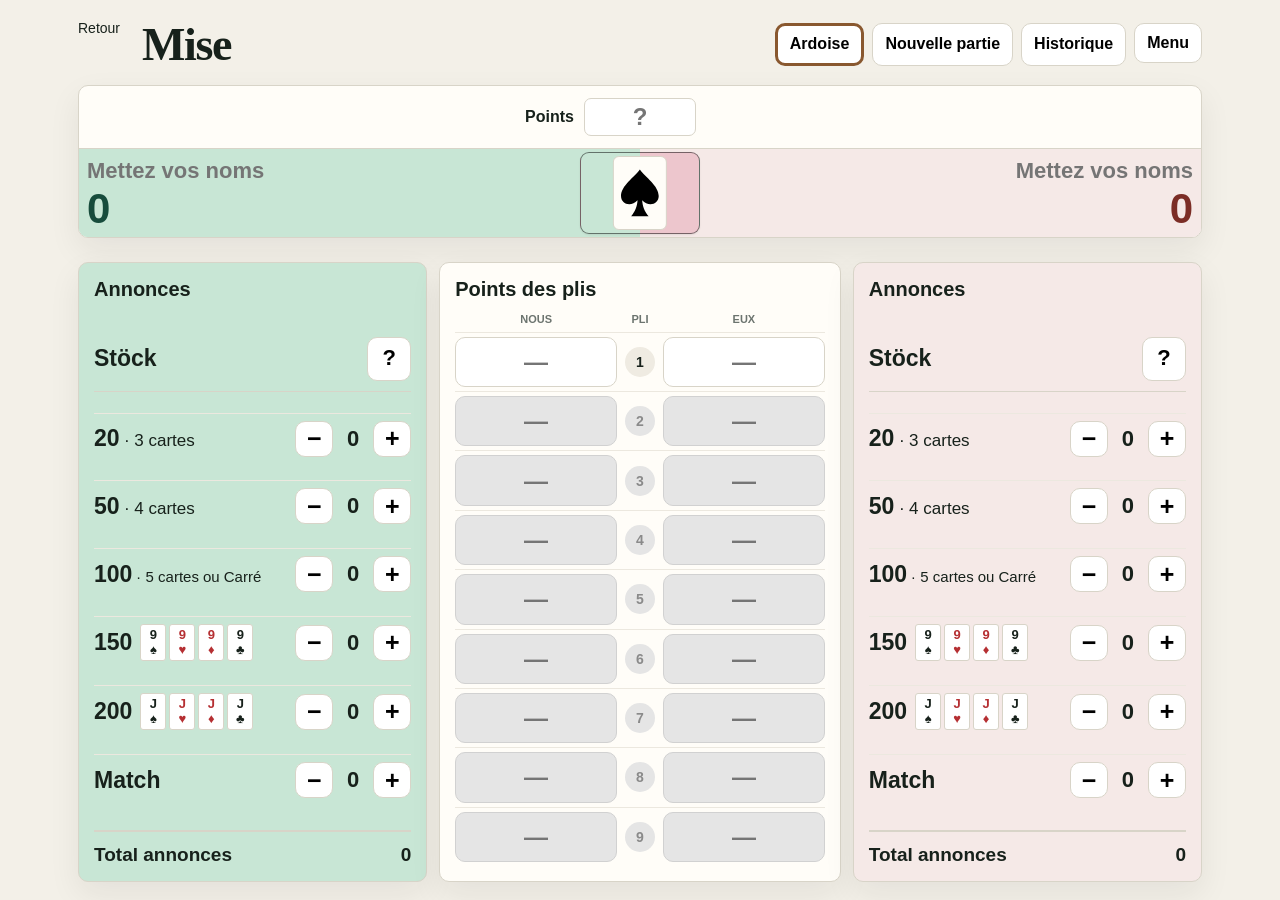
<file: mise.html>
<!doctype html>
<html lang="fr">
<head>
<meta charset="utf-8">
<meta name="viewport" content="width=device-width,initial-scale=1,viewport-fit=cover">
<meta name="theme-color" content="#174c3c">
<meta name="description" content="Feuille de score Chibre installable sur téléphone Android.">
<link rel="manifest" href="manifest.webmanifest?v=4.219">
<link rel="apple-touch-icon" href="icon-red-192-v481.png">
<link rel="icon" href="icon-red-192-v481.png">
<title>Chibre Suisse</title>
<script>if(location.origin==="https://appassets.androidplatform.net")document.documentElement.classList.add("native-android");</script>
<style>
:root{--bg:#f3f0e8;--paper:#fffdf8;--ink:#17211b;--muted:#6c746f;--line:#d8d4c8;--a:#174c3c;--b:#7b2d26;--softa:#c8e6d5;--softb:#f5e9e7}
*{box-sizing:border-box}body{margin:0;background:var(--bg);color:var(--ink);font-family:system-ui,-apple-system,Segoe UI,sans-serif}
.app{max-width:1160px;margin:auto;padding:18px}header{display:flex;justify-content:space-between;align-items:center;gap:12px;margin-bottom:14px;flex-wrap:wrap}
h1{margin:0;font:700 clamp(30px,5vw,46px) Georgia,serif;letter-spacing:-.03em}button,input{font:inherit}button{border:1px solid var(--line);background:#fff;border-radius:10px;padding:9px 12px;font-weight:700;cursor:pointer}
.card{background:var(--paper);border:1px solid var(--line);border-radius:18px;overflow:hidden;box-shadow:0 12px 32px rgba(35,31,23,.07)}
.head{display:grid;grid-template-columns:1fr 1fr}.team{padding:8px 18px}.team.a{background:var(--softa)}.team.b{background:var(--softb);text-align:right}
.team small{display:block;color:var(--muted);font-weight:800;text-transform:uppercase;letter-spacing:.08em}.name{border:0;background:transparent;font-size:22px;font-weight:900;width:100%;outline:none}.b .name{text-align:right}
.total{font:700 42px Georgia,serif;margin-top:2px;line-height:1.1}.a .total{color:var(--a)}.b .total{color:var(--b)}
.layout{display:grid;grid-template-columns:minmax(275px,300px) minmax(200px,1fr) minmax(275px,300px);gap:12px;margin-top:12px}.ann,.rounds{padding:15px}
.ann.a{background:#c8e6d5}
.ann.b{background:#f5e9e7}
h2{font:700 20px Georgia,serif;margin:0 0 12px}.annrow{display:grid;grid-template-columns:minmax(0,1fr) 38px 32px 38px;gap:4px;align-items:center;padding:7px 0;border-top:1px solid #ece8df}
.ann h2{overflow-wrap:anywhere}
.ann-label-description{display:flex;align-items:baseline;flex-wrap:wrap;column-gap:8px;row-gap:2px}
.ann-description,.ann-alternative{font-size:13px;font-weight:500;text-align:right}
.ann-description{margin-left:auto}
.ann-alternative{flex-basis:100%}
.ann-label-cards{display:flex;align-items:center;flex-wrap:wrap;column-gap:10px;row-gap:6px}
.nine-cards{display:inline-flex;gap:3px;flex-wrap:wrap;max-width:100%}
.nine-card{display:flex;flex-direction:column;align-items:center;justify-content:center;width:23px;height:32px;flex:0 0 23px;border:1px solid #d8d4c8;border-radius:3px;background:#fff;color:#17211b;font-size:11px;line-height:1.1;font-weight:700}
.nine-card.red{color:#b52f32}
.annrow>strong{min-width:0}.annrow:first-of-type{border-top:0}.annrow button{padding:0;height:36px;font-size:19px}.count{text-align:center;font-weight:900}.annsum{display:flex;justify-content:space-between;border-top:2px solid var(--line);padding-top:12px;margin-top:8px;font-weight:900}
.rhead,.round{display:grid;grid-template-columns:52px 1fr 38px 1fr;gap:8px;align-items:center}.rhead{font-size:11px;text-transform:uppercase;color:var(--muted);font-weight:800;padding-bottom:7px}
.round{padding:4px 0;border-top:1px solid #ece8df}.num{width:34px;height:34px;border-radius:50%;background:#efebe2;display:grid;place-items:center;font-weight:900}
.score{width:100%;height:38px;border:1px solid var(--line);border-radius:10px;text-align:center;font-size:18px;font-weight:900;background:white}.score:focus{outline:2px solid #b58a38;outline-offset:1px}
.eq{text-align:center;color:#999;font-weight:900}.info{padding:13px 16px;margin-top:12px;color:var(--muted);font-size:13px;display:flex;justify-content:space-between;gap:12px;flex-wrap:wrap}
.status{font-weight:900;color:var(--ink)}

.win-toast{position:fixed;z-index:9999;left:50%;top:50%;transform:translate(-50%,-50%);width:min(760px,calc(100% - 30px));padding:42px 30px;border:5px solid #b58a38;border-radius:24px;background:#fffdf8;color:#17211b;text-align:center;font:900 clamp(30px,6vw,58px) Georgia,serif;line-height:1.12;box-shadow:0 22px 70px rgba(0,0,0,.38);display:none}
.win-toast.show{display:block;animation:winnerBlink .65s steps(2,end) infinite}
@keyframes winnerBlink{0%,100%{opacity:1;transform:translate(-50%,-50%) scale(1)}50%{opacity:.38;transform:translate(-50%,-50%) scale(1.035)}}
@media(prefers-reduced-motion:reduce){.win-toast.show{animation:none}}

@media(max-width:800px){.layout{grid-template-columns:1fr}.rounds{order:1}.ann{order:2}.ann.b{order:3}.app{padding:9px}}

.header-actions{display:flex;gap:8px;flex-wrap:wrap}

/* Android / téléphone */
@media(max-width:600px){
 .win-toast.show{animation:none}
 body{background:#f3f0e8}
 .app{padding:8px}
 header{margin-bottom:8px;align-items:flex-start}
 header>div:first-child{width:100%}
 .title-row{width:100%;justify-content:space-between}
 .title-row .share-app-button{margin-left:auto;flex-shrink:0}
 h1{font-size:34px}
 header button{min-height:46px;padding:10px 14px}
 .header-actions{display:grid;grid-template-columns:1fr 1.4fr 1.1fr;width:100%;gap:6px}
 .header-actions button{padding:10px 6px;font-size:14px;white-space:nowrap;min-width:0}
 .head{grid-template-columns:1fr 1fr}
 .team{padding:5px 10px}
 .name{font-size:18px}
 .total{font-size:34px}
 .layout{display:flex;flex-direction:column;gap:8px;margin-top:8px}
 .rounds{order:1;padding:12px 8px}
 .ann.a{order:2}.ann.b{order:3}
 .rhead,.round{grid-template-columns:42px minmax(0,1fr) 24px minmax(0,1fr);gap:5px}
 .round{padding:4px 0}
 .num{width:34px;height:34px}
 .score{height:40px;font-size:22px;border-radius:10px}
 .ann{padding:13px}
 .annrow{grid-template-columns:minmax(0,1fr) 50px 48px 50px;gap:7px;padding:7px 0}
 .annrow button{height:48px;font-size:25px;border-radius:12px}
 .count{font-size:19px}
 .info{font-size:12px;padding:10px 12px}
 .win-toast{width:calc(100% - 20px);padding:34px 18px;font-size:clamp(30px,10vw,48px)}
}


/* Version trois : suppression individuelle des résumés */
.history-delete{position:absolute;top:8px;right:8px;width:44px;height:44px;padding:0;border:0;background:transparent;color:var(--b);font-size:28px;line-height:1}
.history-delete:hover{background:var(--softb)}
.history-delete:focus-visible{outline:2px solid var(--b);outline-offset:2px}
.history-share{position:absolute;top:56px;right:8px;width:44px;height:44px;padding:0;border:0;background:transparent;color:var(--a);display:grid;place-items:center}
.history-share:hover{background:var(--softa)}
.history-share:focus-visible{outline:2px solid var(--a);outline-offset:2px}
@media print{.history-delete,.history-share{display:none}}


.delete-dialog{width:min(360px,calc(100% - 32px));padding:26px;border:1px solid var(--line);border-radius:18px;background:var(--paper);color:var(--ink);box-shadow:0 20px 60px rgba(0,0,0,.25)}
.delete-dialog::backdrop{background:rgba(23,33,27,.45)}
.delete-dialog h2{margin:0 0 22px;text-align:center}
.delete-dialog .actions{display:flex;justify-content:center;gap:12px}
.delete-dialog button{min-width:100px;min-height:44px}
.delete-dialog .yes{background:var(--b);border-color:var(--b);color:#fff}
.info-actions{display:grid;grid-template-columns:1fr auto 1fr;align-items:center;flex-basis:100%;min-width:0}
.info-actions .help-link{grid-column:2;margin:auto;white-space:nowrap}
.info-actions .app-version{grid-column:3;justify-self:end;white-space:nowrap;font-size:13px}
@media(max-width:600px){.info-actions{flex-basis:100%}}

.help-link{display:inline-block;padding:10px 8px;min-height:44px;font-size:13px;color:inherit;text-decoration:none}
.info .help-link:link,.info .help-link:visited,.info .help-link:hover,.info .help-link:active{color:var(--muted)}
.help-link:hover{text-decoration:underline}
.help-link:focus-visible{outline:2px solid var(--a);outline-offset:2px}
.round-locked .score{background:#e5e5e5;color:#8a8a8a;border-color:#d1d1d1;cursor:not-allowed}.round-locked .num{background:#e5e5e5;color:#8a8a8a}

.language-picker{position:relative;display:inline-block;vertical-align:middle}
.language-flag{border:0;background:transparent;padding:4px;font-size:42px;min-width:52px;min-height:52px;line-height:1;cursor:pointer}
.language-choices{position:absolute;top:100%;right:0;z-index:11000;min-width:190px;padding:6px;background:#fffdf8;color:#17211b;border:1px solid #d8d4c8;border-radius:12px;box-shadow:0 8px 24px #0002;font-family:system-ui,sans-serif}
.language-choices[hidden]{display:none}
.language-choices button{display:block;width:100%;text-align:left;border:0;border-radius:8px;background:transparent;font:500 16px system-ui,sans-serif;min-height:44px;padding:8px;cursor:pointer}
.language-choices button[aria-pressed="true"]{background:#c8e6d5}
@media(hover:hover) and (pointer:fine){.language-choices button:hover:not([aria-pressed="true"]){background:#efebe2}}
@media(max-width:600px){.header-actions{grid-template-columns:auto auto auto}.header-actions button{font-size:clamp(11px,3.4vw,14px);padding:10px 4px}}
@media(max-width:600px){.language-choices{position:fixed;left:8px;right:auto;top:70px;width:190px;min-width:0;max-width:calc(100vw - 16px);box-sizing:border-box}.language-picker{flex-shrink:0}}
@media print{.language-picker{display:none}}
.language-dialog{width:min(380px,calc(100% - 32px));padding:24px;border:1px solid #d8d4c8;border-radius:18px;background:#fffdf8;color:#17211b;box-sizing:border-box}
.language-dialog::backdrop{background:rgba(23,33,27,.45)}
.language-dialog h2{text-align:center;font:700 22px Georgia,serif;margin:0 0 22px;overflow-wrap:anywhere}
.language-dialog form{display:flex;justify-content:center;gap:12px}
.language-dialog button{min-width:90px;min-height:44px;border:1px solid #d8d4c8;border-radius:10px;background:#fff;color:#17211b;font:700 16px system-ui;padding:10px 16px;cursor:pointer}
.language-dialog button[value="yes"]{background:#174c3c;border-color:#174c3c;color:#fff}


.slate-dialog{position:fixed;inset:0;width:100vw;max-width:none;height:100dvh;max-height:none;margin:0;padding:0;border:12px solid #89582f;background:#151a18;color:#f4f0e4;box-sizing:border-box}
.slate-dialog::backdrop{background:#151a18}
.slate-close{position:absolute;right:4px;top:4px;width:44px;height:44px;border:0;background:transparent;color:#f4f0e4;font-size:30px;z-index:1;padding:0}
.slate-content{height:100%;overflow:auto;padding:12px 8px 8px;box-sizing:border-box}
.head{position:relative}

.slate-open{overflow:hidden}
.slate-content{display:flex;flex-direction:column}
.slate-content h2{font:700 20px Georgia,serif;margin:0 48px 4px 0;color:inherit}
.slate-legend{font-size:13px;margin:0 0 8px;color:inherit}
.slate-halves{flex:1;display:grid;grid-template-rows:1fr 1fr;min-height:0}
.slate-half{display:flex;flex-direction:column;min-height:0;padding:4px 0;gap:4px}
.slate-half>div:last-child{flex:1;min-height:0}
.slate-team-line{flex-shrink:0}
.slate-half.opposite{transform:rotate(180deg);border-top:1px solid #f4f0e455}
.slate-team-line{display:flex;justify-content:space-between;gap:12px;align-items:baseline;font:700 clamp(16px,3vw,28px) Georgia,serif}
.slate-team-line span:first-child{overflow-wrap:anywhere;min-width:0}.slate-team-line span:last-child{white-space:nowrap}
.slate-half svg{display:block;width:100%;height:100%;min-height:0;overflow:visible}


.slate-hit{cursor:pointer}.slate-hit:focus path{stroke:#f4f0e455}.slate-hit:focus{outline:none}
@media(hover:hover){.slate-hit:hover path{stroke:#f4f0e422}}
#slateManualForm,#slateAnnForm{display:block}.slate-ann-button{cursor:pointer}.slate-ann-button:focus rect{stroke-width:4}.slate-hit rect,.slate-hit:focus rect,.slate-hit:active rect{stroke:none;outline:none}.slate-hit{-webkit-tap-highlight-color:transparent}
.slate-edit-button{cursor:pointer}.slate-edit-button:focus{outline:2px solid #fff;outline-offset:2px}
.slate-new-game{position:absolute;right:54px;top:8px;z-index:1;padding:7px 10px;min-height:36px;border:1px solid #f4f0e477;border-radius:7px;background:#151a18;color:#f4f0e4;font-size:12px}
.slate-content h2{margin-right:205px}
@media(max-width:600px){.slate-content h2{font-size:17px;min-height:36px;margin-right:190px}.slate-new-game{font-size:11px;padding:7px 8px}}
.header-actions .slate-mode-button{line-height:1.15;text-align:center;white-space:normal;border:3px solid #89582f}
.ann-picker{width:min(460px,calc(100% - 24px));padding:20px}.ann-picker-row{display:grid;grid-template-columns:minmax(0,1fr) 44px 28px 44px;gap:6px;align-items:center;padding:7px 0;border-bottom:1px solid #d8d4c8}.ann-picker-row button{min-width:0;width:44px;min-height:44px;padding:0;font-size:22px}.ann-picker-row>span:first-child{font-size:14px;overflow-wrap:anywhere}.ann-picker-row button:disabled{opacity:.35;cursor:default}
.slate-toolbar{display:flex;gap:8px;justify-content:flex-end;margin:4px 0 6px;flex-shrink:0}.slate-toolbar .slate-new-game{position:static;min-height:36px}.slate-content h2{margin-right:48px;min-height:24px}.history-slate-badge{display:inline-block;margin:4px 0;padding:3px 8px;border-radius:5px;background:#17211b;color:#fffdf8;font-size:12px}
@media(min-width:801px){
 .slate-half>div:last-child{container-type:size;display:flex;align-items:center;justify-content:center}
 .slate-half svg{width:min(100%,150cqh);height:auto;aspect-ratio:3 / 2;max-height:100%}
}
.slate-toolbar{align-items:center;flex-wrap:nowrap;gap:6px;margin:0 44px 8px 0}.slate-toolbar #slateTitle{flex:1;min-width:0;margin:0;min-height:0;font-size:clamp(26px,6.7vw,36px)}.slate-toolbar .slate-new-game{flex-shrink:0;white-space:nowrap;padding:7px 6px;font-size:clamp(10px,2.7vw,12px)}
.slate-name-edit{display:block;min-width:0;max-width:75%;min-height:44px;padding:0 4px;border:0;border-radius:0;background:transparent;color:inherit;font:inherit;text-align:left;overflow-wrap:anywhere;white-space:normal;cursor:pointer}.slate-name-edit:focus-visible{outline:2px solid currentColor;outline-offset:2px}
.slate-halves{position:relative}.slate-double-toggle{position:absolute;left:50%;top:50%;transform:translate(-50%,-50%);z-index:2;padding:7px 12px;border:1px solid #f4f0e477;border-radius:7px;background:#151a18;color:#f4f0e4;font-size:13px;min-height:36px;white-space:nowrap}.slate-double-toggle[aria-pressed="true"]{border-color:#c8e6d5;color:#c8e6d5}
.annrow button:disabled{opacity:.35;cursor:default}.slate-ann-button[aria-disabled="true"]{opacity:.35;cursor:default}
.ann-picker-card-label{display:flex;align-items:center;flex-wrap:wrap;gap:8px}.ann-picker .nine-cards{flex-wrap:nowrap}
.slate-toolbar .slate-title-menu{border:0;background:transparent;color:#f4f0e4;padding:0;text-align:left;font-family:Georgia,serif;font-weight:700;cursor:pointer}
.slate-options{position:absolute;left:8px;top:58px;z-index:5;background:#151a18;padding:8px;border:1px solid #89582f;border-radius:8px;max-width:calc(100% - 16px)}
.slate-options[hidden]{display:none}.slate-options button{color:#f4f0e4;background:transparent;border:0;font-size:14px;min-height:44px}
.slate-round-numbers{position:absolute;right:4px;top:50%;transform:translateY(-50%);display:grid;grid-template-columns:24px;grid-auto-flow:row;grid-auto-rows:24px;gap:5px;z-index:2;color:#f4f0e4;font:500 15px system-ui;text-align:center}
.slate-round-numbers[hidden]{display:none}.slate-round-numbers span{display:block;width:24px;line-height:24px;white-space:nowrap}.slate-round-numbers .current{font-weight:800;color:#fff;text-decoration:underline;text-underline-offset:3px}
.slate-halves{padding-right:24px;box-sizing:border-box}
.slate-halves{padding-right:0}
.slate-half>.slate-score-area{position:relative;display:grid;grid-template-columns:minmax(0,1fr) 24px;gap:6px;container-type:normal;align-items:stretch;justify-content:normal}
.slate-z-area{min-width:0;min-height:0;container-type:size;display:flex;align-items:center;justify-content:center}
.slate-score-area .slate-round-numbers{position:static;transform:none;align-self:start;justify-self:end;grid-auto-rows:20px;gap:3px;margin-top:0}
.slate-score-area .slate-round-numbers span{line-height:20px}
@media(min-width:801px){.slate-half .slate-z-area svg{width:min(100%,150cqh);height:auto;aspect-ratio:3/2;max-height:100%}}
.slate-half>.slate-score-area{display:block;position:relative}
.slate-score-area .slate-z-area{width:100%;height:100%;min-width:0;min-height:0}
.slate-score-area .slate-round-numbers{position:absolute;right:0;top:0;transform:none;margin:0}
.slate-score-area .slate-round-numbers{top:0;bottom:0;height:100%;display:flex;flex-direction:column;justify-content:space-between;gap:0;box-sizing:border-box;padding:4px 0}
.slate-score-area .slate-round-numbers[hidden]{display:none}
.slate-score-area .slate-round-numbers span{flex:0 0 auto}
.slate-options-actions{display:flex;justify-content:center;gap:8px;border-top:1px solid #f4f0e444;margin-top:6px;padding-top:6px}.slate-options-actions button{border:1px solid #f4f0e477;border-radius:6px;padding:6px 12px}
.winner-close{position:absolute;top:4px;right:4px;width:44px;height:44px;padding:0;border:0;background:transparent;color:#17211b;font:400 30px system-ui;line-height:1;cursor:pointer}.win-toast{padding-top:52px}.winner-close:focus-visible{outline:2px solid #174c3c;outline-offset:1px}
.slate-toolbar{gap:6px}.slate-toolbar .slate-new-game{padding:7px 6px;min-height:36px}
.slate-toolbar .slate-new-game{box-sizing:border-box;height:32px;min-height:32px;padding:1px 4px;font-size:clamp(14px,4vw,19px);line-height:1}
.slate-toolbar .slate-new-game[data-i18n="new"]{width:112px;flex:0 0 112px;white-space:normal}
.slate-toolbar .slate-new-game[data-i18n="history"]{width:80px;flex:0 0 80px;white-space:normal}
@media(min-width:601px){.slate-toolbar .slate-new-game[data-i18n="new"]{width:120px;flex-basis:120px}.slate-toolbar .slate-new-game[data-i18n="history"]{width:90px;flex-basis:90px}}
.slate-toolbar .slate-new-game{white-space:normal;text-wrap:balance;overflow-wrap:anywhere}.slate-toolbar #slateTitle{overflow-wrap:anywhere}

@media(max-width:600px){
 .header-actions button{font-size:clamp(15px,4.6vw,19px);height:38px;min-height:38px;padding:2px 5px;line-height:1.05}
 .header-actions .slate-mode-button{line-height:1.05}
 .slate-toolbar .slate-new-game{font-size:clamp(16px,4.6vw,20px);height:32px;min-height:32px;padding:1px 3px}
}

.slate-toolbar #slateTitle{font-size:clamp(20px,5.2vw,28px)}
.slate-toolbar .slate-new-game{font-size:clamp(12px,3.2vw,14px);line-height:1.1;height:32px;min-height:32px;max-height:32px;padding:2px 4px}

@media(min-width:801px){
 .ann-label-description{column-gap:5px;justify-content:flex-start}
 .ann-description{margin-left:0;text-align:left}
 .ann-description::before{content:"·";margin-right:5px}
 .ann-alternative{text-align:left}
}

@media(min-width:801px){
 .ann-label-description:has(.ann-alternative){display:grid;grid-template-columns:max-content minmax(0,1fr);column-gap:5px;row-gap:2px}
 .ann-label-description:has(.ann-alternative) .ann-description{grid-column:2;grid-row:1}
 .ann-label-description:has(.ann-alternative) .ann-alternative{grid-column:2;grid-row:2;padding-left:10px;text-align:left}
}

@media(max-width:800px){
 .ann-label-description{column-gap:5px;justify-content:flex-start}
 .ann-description{margin-left:0;text-align:left}
 .ann-description::before{content:"·";margin-right:5px}
 .ann-alternative{text-align:left}
 .ann-label-description:has(.ann-alternative){display:grid;grid-template-columns:max-content minmax(0,1fr);column-gap:5px;row-gap:2px}
 .ann-label-description:has(.ann-alternative) .ann-description{grid-column:2;grid-row:1}
 .ann-label-description:has(.ann-alternative) .ann-alternative{grid-column:2;grid-row:2;padding-left:10px;text-align:left}
}
.slate-match-button{cursor:pointer}.slate-match-button:focus{outline:2px solid #fff;outline-offset:2px}
.slate-score-area .slate-round-numbers{top:0;bottom:auto;height:auto;display:flex;flex-direction:column;justify-content:flex-start;gap:5px;padding:4px 0}
.slate-score-area .slate-round-numbers[hidden]{display:none}
.slate-match-button[aria-disabled="true"]{opacity:.35;cursor:default}.slate-hit[aria-disabled="true"]{cursor:default}
html:not(.slate-open){overflow-y:auto}.language-dialog{max-height:calc(100dvh - 32px);overflow-y:auto}.slate-content{overflow-y:auto;-webkit-overflow-scrolling:touch}

@media(max-width:600px){
 .rounds{display:flex;flex-direction:column;min-height:calc(100svh - var(--rounds-page-top,280px) - 9px)}
 .rounds #rounds{flex:1;display:grid;grid-template-rows:repeat(var(--visible-rounds,9),minmax(40px,1fr))}
 .rounds .round{min-height:40px;padding:3px 0}
 .rounds .score{height:100%;min-height:32px}
}

.rounds .score{font-family:ui-monospace,SFMono-Regular,Menlo,Consolas,"Liberation Mono",monospace;font-size:22px;font-weight:700;line-height:1.2;font-variant-numeric:lining-nums tabular-nums;font-size-adjust:none;-webkit-text-size-adjust:100%;text-size-adjust:100%}

.total,#slateTotalA,#slateTotalB{font-family:ui-rounded,"SF Pro Rounded","Arial Rounded MT Bold","Trebuchet MS",Arial,sans-serif;font-variant-numeric:lining-nums tabular-nums;font-weight:700;-webkit-text-size-adjust:100%;text-size-adjust:100%}

textarea.name{font-family:inherit;letter-spacing:normal;word-break:normal;display:block;resize:none;overflow:hidden;white-space:pre-wrap;overflow-wrap:anywhere;line-height:1.25;padding:0;min-width:0;max-width:100%;box-sizing:border-box}.team{min-width:0}.slate-name-edit{white-space:normal;overflow-wrap:anywhere}

/* Police commune de l’interface, titre Chibre conservé. */
body,button,input,textarea,select,h2,.name,.score,.rounds .score,.total,
#slateTotalA,#slateTotalB,.language-dialog h2,.win-toast,.slate-content h2,
.slate-name-edit,.slate-toolbar #slateTitle,.slate-half svg text{
 font-family:Arial,"Helvetica Neue",sans-serif!important;
 font-variant-numeric:lining-nums tabular-nums;
}
h1{font-family:Georgia,serif}

@media(min-width:801px){
 html,body{min-height:100%}
 .app{min-height:100dvh;display:flex;flex-direction:column}
 .layout{flex:1;align-items:stretch}
 .rounds{display:flex;flex-direction:column}
 .rounds #rounds{flex:1;display:grid;grid-template-rows:repeat(var(--visible-rounds,9),minmax(42px,1fr))}
 .rounds .round{min-height:42px}
 .rounds .score{height:100%;min-height:34px}
 .ann{display:flex;flex-direction:column}
 .ann>div[id="annA"],.ann>div[id="annB"]{flex:1;display:flex;flex-direction:column;justify-content:space-evenly}
 .info{flex-shrink:0}
}

@media(min-width:801px){
 .ann h2{font-size:24px}
 .annrow>strong{font-size:23px;line-height:1.25}
 .ann-description,.ann-alternative{font-size:17px;line-height:1.25}
 .annrow .count{font-size:22px}
 .annrow button{font-size:25px}
 .annsum{font-size:19px}
 .annrow .nine-card{width:26px;height:37px;flex-basis:26px;font-size:13px}
}

@media(min-width:801px){
 .layout{grid-template-columns:minmax(275px,1fr) minmax(180px,.85fr) minmax(275px,1fr)}
 .ann-label-cards{flex-wrap:nowrap;column-gap:8px}
 .ann-label-cards .nine-cards{flex-wrap:nowrap;flex-shrink:0}
}
@media(min-width:801px) and (max-width:1050px){
 .annrow .nine-card{width:18px;height:26px;flex-basis:18px;font-size:10px}
 .annrow .nine-cards{gap:2px}
 .ann-label-cards{column-gap:5px}
}

@media(min-width:801px){
 .ann-label-description:has(.ann-alternative){display:flex;flex-wrap:nowrap;align-items:baseline;column-gap:4px;white-space:nowrap}
 .ann-label-description:has(.ann-alternative) .ann-description,.ann-label-description:has(.ann-alternative) .ann-alternative{flex-basis:auto;padding-left:0;font-size:15px;white-space:nowrap}
}

.app-menu-toggle{min-height:40px;padding:6px 12px;font-size:16px}
.menu-dots{display:none}.language-menu-title{padding:8px 10px;font-weight:700;font-size:16px;border-bottom:1px solid #d8d4c8}
@media(max-width:600px){.menu-word{display:none}.menu-dots{display:block;font:700 28px Arial;line-height:1}.app-menu-toggle{border:0;background:transparent;padding:4px 8px;min-width:32px}.title-row .share-app-button{margin-left:auto}.title-row .app-menu{flex-shrink:0}.title-row{gap:5px!important}}

.language-choices .menu-share{display:none}@media(max-width:600px){.language-choices .menu-share{display:flex;align-items:center;justify-content:space-between;gap:12px;border-top:1px solid #d8d4c8;border-radius:0;margin-top:6px;padding-top:12px}}

.language-list:not(.is-open){display:none}

@media(max-width:600px){.title-row .share-app-button{display:none}.title-row .app-menu{margin-left:auto}}

.language-choices .language-submenu-toggle{display:flex;align-items:center;justify-content:space-between;gap:6px}.menu-language-flags{font-size:15px;white-space:nowrap;letter-spacing:-1px}

#trumpGuide{padding:5px 12px}#trumpGuide[hidden]{display:none}.trump-track{position:relative;max-width:170px;height:36px;margin:auto;border:1px solid #d8d4c8;border-radius:9px;background:linear-gradient(to right,#c8e6d5 50%,#edc6cd 50%);touch-action:none;cursor:ew-resize}.trump-track button{position:absolute;left:3px;top:3px;width:48px;height:28px;padding:0;font-size:25px;line-height:1;background:#fffdf8;border-radius:6px;touch-action:none}.trump-track button.right{left:calc(100% - 51px)}.rounds .score.trump-green{background:#c8e6d5;border-color:#174c3c}.rounds .score.trump-pink{background:#edc6cd;border-color:#a84058}

.trump-track.locked{cursor:default}.trump-track.locked button{opacity:1;cursor:default}

.language-choices .trump-menu-choice{display:flex;justify-content:space-between;align-items:center;gap:8px}#trumpGuideStatus{font-weight:700;white-space:nowrap}

.slate-name-edit.trump-name-green{outline:6px solid #c8e6d5;outline-offset:2px;border-radius:5px}.slate-name-edit.trump-name-pink{outline:6px solid #edc6cd;outline-offset:2px;border-radius:5px}

.slate-name-edit.trump-name-green,.slate-name-edit.trump-name-pink{min-height:28px;padding-top:0;padding-bottom:0;line-height:1.1;outline-offset:1px}

.language-choices .menu-help{display:block;padding:8px;border-radius:8px;min-height:44px;color:inherit;text-decoration:none;font:500 16px Arial,sans-serif}.language-choices .menu-help:hover{background:#efebe2}.info{padding:6px 12px}

.language-choices .menu-share{display:flex;align-items:center;justify-content:space-between;gap:12px;border-top:1px solid #d8d4c8;border-radius:0;margin-top:6px;padding-top:12px}

@media(max-width:600px){
 .head.with-trump-guide{grid-template-columns:minmax(0,1fr) 72px minmax(0,1fr);align-items:stretch}
 .head #trumpGuide{display:flex;align-items:center;justify-content:center;padding:0 3px;background:var(--paper)}
 .head #trumpGuide[hidden]{display:none}
 .head .trump-track{width:66px;max-width:66px;height:32px;margin:0}
 .head .trump-track button{width:27px;height:24px;top:3px;left:2px;font-size:22px}
 .head .trump-track button.right{left:calc(100% - 29px)}
 .head.with-trump-guide .team{padding-left:7px;padding-right:7px}
}

@media(max-width:600px){
 .head.with-trump-guide{grid-template-columns:minmax(0,1fr) 96px minmax(0,1fr);background:linear-gradient(to right,var(--softa) 50%,var(--softb) 50%)}
 .head.with-trump-guide #trumpGuide{background:transparent;padding:0 4px}
 .head .trump-track{width:88px;max-width:88px}
 .head .trump-track button{width:36px}
 .head .trump-track button.right{left:calc(100% - 38px)}
}

.trump-track button{font-size:30px}@media(max-width:600px){.head .trump-track button{font-size:29px;line-height:24px}}

@media(max-width:600px){
 .head.with-trump-guide{position:relative;grid-template-columns:minmax(0,1fr) minmax(0,1fr)}
 .head.with-trump-guide #trumpGuide{position:absolute;left:50%;bottom:7px;transform:translateX(-50%);width:96px;z-index:1}
 .head.with-trump-guide .team{padding-left:10px;padding-right:10px}
 .head.with-trump-guide .total{max-width:calc(100% - 42px)}
 .head.with-trump-guide .team.b .total{margin-left:auto}
}

.trump-track{border:1px solid rgba(0,0,0,.5);box-shadow:0 1px 2px rgba(0,0,0,.08)}

.info-actions .contact-email{grid-column:1/3;justify-self:start;color:inherit;text-decoration:none;font-size:12px;overflow-wrap:anywhere}.info-actions{align-items:center}

#appOptions[hidden]{display:none}#appOptions{padding-left:5px;border-left:2px solid #d8d4c8}.language-choices .rounds-menu-choice{display:flex;justify-content:space-between;gap:8px;align-items:center}.rounds-menu-choice span:last-child{font-weight:700}

.app-menu .language-choices{min-width:285px;width:285px;max-width:calc(100vw - 16px)}@media(max-width:600px){.app-menu .language-choices{min-width:0;width:285px}}

.ann h2{font-size:18px}@media(min-width:801px){.ann h2{font-size:20px}}

@media(min-width:601px){
 .head.with-trump-guide{position:relative;grid-template-columns:minmax(0,1fr) minmax(0,1fr);background:linear-gradient(to right,var(--softa) 50%,var(--softb) 50%)}
 .head.with-trump-guide #trumpGuide{position:absolute;left:50%;bottom:10px;transform:translateX(-50%);width:126px;padding:0 4px;z-index:1;background:transparent}
 .head.with-trump-guide .trump-track{width:118px;max-width:118px}
 .head.with-trump-guide .total{max-width:calc(100% - 65px)}
 .head.with-trump-guide .team.b .total{margin-left:auto}
}

@media(min-width:801px){
 .head.with-trump-guide #trumpGuide{top:0;bottom:0;display:flex;align-items:stretch;padding:4px}
 .head.with-trump-guide #trumpGuide[hidden]{display:none}
 .head.with-trump-guide .trump-track{height:100%;margin:0;min-height:50px;container-type:size}
 .head.with-trump-guide .trump-track button{top:3px;height:calc(100% - 6px);display:grid;place-items:center;line-height:1;font-size:clamp(32px,65cqh,58px)}
}

.trump-track button{display:flex;align-items:center;justify-content:center;padding:0}
.trump-spade-icon{display:block;width:24px;height:26.4px;flex-shrink:0}
@media(min-width:801px){.head.with-trump-guide .trump-track button{top:50%;transform:translateY(-50%);height:calc(100% - 6px);display:flex;align-items:center;justify-content:center}.head.with-trump-guide .trump-spade-icon{width:24px;height:26.4px;max-height:none}}

@media(min-width:801px) and (max-width:1050px){
 .layout{grid-template-columns:minmax(220px,1fr) minmax(220px,1.3fr) minmax(220px,1fr);gap:8px}
 .ann{padding:10px}
 .annrow{grid-template-columns:minmax(0,1fr) 30px 24px 30px;gap:3px}
 .ann-label-description,.ann-label-description:has(.ann-alternative){display:flex;flex-direction:column;align-items:flex-start;gap:3px;white-space:normal}
 .ann-description,.ann-alternative,.ann-label-description:has(.ann-alternative) .ann-description,.ann-label-description:has(.ann-alternative) .ann-alternative{font-size:14px;white-space:normal;padding:0;flex-basis:auto;margin:0}
 .ann-description::before{content:none}
 .ann-label-cards{flex-direction:column;align-items:flex-start;gap:4px}
}

@media(min-width:801px) and (max-width:1050px){
 .annrow{grid-template-columns:minmax(0,1fr) 40px 24px 40px;gap:3px}
 .annrow button{width:40px;height:40px;padding:0;font-size:27px;display:grid;place-items:center}
}

.trump-track button.neutral,.head .trump-track button.neutral{left:50%;transform:translateX(-50%)}
@media(min-width:801px){.head.with-trump-guide .trump-track button.neutral{left:50%;top:50%;transform:translate(-50%,-50%)}}

.trump-track,.trump-track button{cursor:default;pointer-events:none}.trump-track button:disabled{opacity:1}

.trump-track button:disabled{opacity:1;color:#000;-webkit-text-fill-color:#000}.trump-track button.neutral:disabled{color:#777;-webkit-text-fill-color:#777}.trump-track button .trump-spade-icon{opacity:1}

/* Même dessin vectoriel, proportions et dimensions sur toutes les plateformes. */
.head.with-trump-guide .trump-track button{display:flex;align-items:center;justify-content:center;padding:0}
.head.with-trump-guide .trump-spade-icon{width:24px;height:26.4px;min-width:24px;max-width:24px;max-height:none;flex:0 0 24px;overflow:visible}

/* Sélecteur sur toute la hauteur ; les noms restent dans leur colonne. */
.head.with-trump-guide{position:relative;display:grid;grid-template-columns:minmax(0,1fr) 100px minmax(0,1fr);align-items:stretch;background:linear-gradient(to right,var(--softa) 50%,var(--softb) 50%)}
.head.with-trump-guide #trumpGuide{position:static;left:auto;top:auto;bottom:auto;transform:none;width:auto;display:flex;align-items:stretch;justify-content:center;padding:3px;background:transparent;z-index:auto}
.head.with-trump-guide #trumpGuide[hidden]{display:none}
.head.with-trump-guide .trump-track{width:100%;max-width:none;height:auto;min-height:56px;margin:0;align-self:stretch}
.head.with-trump-guide .trump-track button{width:40px;top:3px;height:calc(100% - 6px);left:3px;transform:none;display:flex;align-items:center;justify-content:center}
.head.with-trump-guide .trump-track button.right{left:calc(100% - 43px)}
.head.with-trump-guide .trump-track button.neutral{left:50%;top:3px;transform:translateX(-50%)}
.head.with-trump-guide .team{min-width:0;padding-left:8px;padding-right:8px}
.head.with-trump-guide .total{max-width:100%}
.head.with-trump-guide textarea.name{width:100%;max-width:100%;white-space:pre-wrap;overflow-wrap:anywhere;word-break:normal}
@media(min-width:801px){.head.with-trump-guide{grid-template-columns:minmax(0,1fr) 126px minmax(0,1fr)}.head.with-trump-guide .trump-track button{width:48px}.head.with-trump-guide .trump-track button.right{left:calc(100% - 51px)}}

/* Le symbole suit la hauteur réelle du sélecteur sur chaque écran. */
.head.with-trump-guide .trump-track{container-type:size}
.head.with-trump-guide .trump-track button{width:46%;container-type:size}
.head.with-trump-guide .trump-track button.right{left:calc(54% - 3px)}
.head.with-trump-guide .trump-spade-icon{width:88%;height:84%;min-width:0;max-width:none;max-height:none;flex:0 1 auto;aspect-ratio:10/11;object-fit:contain}

.slate-entry-oriented{padding-top:48px;padding-bottom:48px;transform-origin:center center}
.slate-entry-oriented.slate-entry-reversed{transform:rotate(180deg)}
.entry-rotate{display:none}
.slate-entry-oriented .entry-rotate{display:grid;place-items:center;position:absolute;min-width:36px;min-height:36px;width:36px;height:36px;padding:0;border:0;background:transparent;color:inherit;font:28px/1 Arial,sans-serif;cursor:pointer}
.entry-rotate-top{top:5px;left:6px}.entry-rotate-bottom{bottom:5px;right:6px}

.slate-half{padding-top:16px}.slate-team-line{padding-left:7px;padding-right:7px}

.rhead,.round{grid-template-columns:30px minmax(0,1fr) 34px minmax(0,1fr) 30px;gap:5px}
.rhead>span{text-align:center;min-width:0;overflow-wrap:anywhere}
.round .num{justify-self:center;width:30px;height:30px;font-size:14px}
.round-ann-button{width:30px;min-height:36px;padding:0;border:0;background:transparent;font-size:19px;font-weight:700}
.round-ann-button.team-a{color:var(--a)}.round-ann-button.team-b{color:var(--b)}
.round-ann-button:disabled{opacity:.28;cursor:default}
.round-ann-button:focus-visible{outline:2px solid currentColor;outline-offset:1px}
@media(min-width:801px) and (max-width:1050px){.rhead,.round{grid-template-columns:25px minmax(0,1fr) 28px minmax(0,1fr) 25px;gap:3px}.round-ann-button{width:25px}.round .num{width:26px;height:26px}}

.layout .ann[hidden]{display:none}.layout{grid-template-columns:minmax(0,1fr)}

.menu-version{padding:8px 10px;color:var(--muted);font:500 12px Arial,sans-serif;border-top:1px solid #d8d4c8;margin-top:6px}

@media(max-width:600px){
/* La feuille utilise la hauteur disponible, sans espace réservé en bas. */
.app{height:100dvh;min-height:0;display:flex;flex-direction:column;padding-top:8px;padding-bottom:8px;gap:0}
.app>header,.app>section{flex-shrink:0}
.layout{flex:1;min-height:0;margin-top:6px;display:grid;grid-template-columns:minmax(0,1fr)}
.rounds{min-height:0;display:flex;flex-direction:column;padding-top:9px;padding-bottom:6px}
.rounds>h2{flex-shrink:0;margin-bottom:6px}.rounds .rhead{flex-shrink:0;padding-bottom:4px}
.rounds #rounds{flex:1;min-height:0;display:grid;grid-template-rows:repeat(var(--visible-rounds,9),minmax(0,1fr))}
.rounds .round{min-height:0;padding:2px 0}
.rounds .score{min-height:24px;height:100%;max-height:62px}
.round .round-ann-button{min-height:26px;height:100%;max-height:44px}
@media(max-width:600px){header{margin-bottom:7px}.head .team{padding-top:4px;padding-bottom:4px}.rounds{padding-left:7px;padding-right:7px}.round .num{width:25px;height:25px;font-size:13px}}
@media(max-height:540px){.app{height:auto;min-height:100dvh}.rounds #rounds{grid-template-rows:repeat(var(--visible-rounds,9),minmax(32px,1fr))}}
}

.round-ann-button.current-trick-ann{border:1.5px solid currentColor;border-radius:7px;background:var(--paper)}

@media(min-width:801px){
 .layout{display:grid;grid-template-columns:minmax(290px,1fr) minmax(240px,1.15fr) minmax(290px,1fr);gap:12px}
 .layout .ann[hidden]{display:flex;flex-direction:column}
 .round-ann-button{display:none}
 .rhead,.round{grid-template-columns:minmax(0,1fr) 34px minmax(0,1fr);gap:6px}
 .rhead>span:first-child,.rhead>span:last-child{display:none}
}

@media(max-width:600px){.app>.score-summary{margin-bottom:2px!important}.app>.layout{margin-top:2px}}

@media(max-width:600px){.score-summary>.game-mode-row{padding-top:5px!important;padding-bottom:5px!important}}

.title-apple{display:inline-block;font-family:system-ui,sans-serif;font-size:.88em;vertical-align:baseline;line-height:1}

.score-summary>.game-mode-row{position:relative;flex-wrap:nowrap!important;padding-left:62px!important;padding-right:62px!important}
.mode-apple{position:absolute;left:0;top:0;bottom:0;width:58px;display:flex;align-items:center;justify-content:center;font:30px/1 system-ui,sans-serif}
@media(min-width:601px){.mode-apple{width:calc((100% - 290px)/2);min-width:58px;font-size:36px}}

.mode-apple{text-decoration:none;color:inherit}.mode-apple:focus-visible{outline:2px solid var(--a);outline-offset:-3px;border-radius:8px}
#slateManualForm>div:last-child{display:flex;gap:12px}#slateManualForm>div:last-child>button{flex:1 1 0;width:0;min-width:0}#roundDoubleToggle{white-space:nowrap;font-size:14px;padding:6px 10px}.double-active{background:#174c3c!important;color:#fff!important}.round .num{position:relative}.round-double-badge{display:block;font:700 17px/18px Arial,sans-serif;white-space:nowrap;letter-spacing:1px}.round .num>.round-double-badge{position:absolute;top:100%;left:50%;transform:translateX(-50%)}.slate-round-numbers>span:has(.round-double-badge){line-height:18px;margin-bottom:18px}.slate-round-numbers .round-double-badge{width:auto;line-height:18px}.slate-double-toggle{min-width:0;min-height:60px;font-size:13px;padding:14px 12px}.mise-open{display:inline-flex;align-items:center;justify-content:center;width:34px;height:34px;flex:0 0 34px;border:1.5px solid currentColor;border-radius:5px;color:inherit;text-decoration:none;font:700 20px/1 Arial,sans-serif}.slate-mise-open{position:absolute;left:calc(50% + 56px);top:50%;transform:translateY(-50%);z-index:3;background:#151a18;color:#f4f0e4}.mise-entry,.mise-goals,.mise-back{display:none}.mise-page .mise-entry{display:flex;align-items:center;gap:10px;font-weight:700}.mise-entry input{width:110px;min-height:36px;padding:4px 8px;border:1px solid var(--line);border-radius:7px;font:inherit}.mise-page .mise-goals{display:none;flex-basis:100%;margin:0;text-align:center;font-size:12px}.mise-page .mise-back{display:inline-block;color:inherit;font-size:14px}.mise-page .mode-apple,.mise-page #mode1000,.mise-page #mode1500,.mise-page #roundDoubleToggle,.mise-page .mise-open,.mise-page #slateDoubleToggle{display:none!important}.game-mode-row{position:relative}.game-mode-row>.mise-open{position:absolute;right:8px;top:50%;transform:translateY(-50%)}.slate-mise-open{left:auto;right:10px}.mise-page .title-row{position:relative;justify-content:center}.mise-page .title-row h1{width:100%;text-align:center;margin-left:0;margin-right:0}.mise-page .title-row .language-picker{position:absolute;right:0;top:50%;transform:translateY(-50%)}.mise-back,.mise-back:hover,.mise-back:focus{text-decoration:none}</style>
<link rel="stylesheet" href="theme.css?v=4.219"><script src="theme.js?v=4.219"></script><link rel="stylesheet" href="responsive.css?v=4.219"></head>
<body>
<dialog id="trumpRequiredDialog" class="language-dialog" aria-labelledby="trumpRequiredTitle"><button type="button" class="trump-dialog-close" onclick="dismissTrumpChoice(event)" data-i18n-aria-label="cancel" aria-label="Annuler">×</button><h2 id="trumpRequiredTitle" data-i18n="trump_guide">Qui fait Atout ?</h2><div style="display:flex;gap:12px;justify-content:center"><button type="button" id="trumpChooseA" onclick="confirmInitialTrump('a')" style="background:#c8e6d5"></button><button type="button" id="trumpChooseB" onclick="confirmInitialTrump('b')" style="background:#edc6cd"></button></div></dialog>

<dialog id="newGameDialog" class="language-dialog" aria-labelledby="newGameQuestion"><h2 id="newGameQuestion" data-i18n="reset_question">Nouvelle partie ?</h2><form method="dialog" style="justify-content:center"><button value="no" data-i18n="no" autofocus>Non</button><button value="yes" data-i18n="yes">Oui</button></form></dialog>
<dialog id="slateNameDialog" class="language-dialog" aria-labelledby="slateNameTitle"><h2 id="slateNameTitle" data-i18n="edit_name">Modifier les noms</h2><form id="slateNameForm" style="display:block"><label for="slateNameValue" data-i18n="names">Mettez vos noms</label><input id="slateNameValue" type="text" autocomplete="off" style="display:block;width:100%;min-height:48px;margin:10px 0;padding:8px;font:inherit;box-sizing:border-box"><div style="display:flex;justify-content:center;gap:12px"><button type="button" onclick="document.getElementById('slateNameDialog').close()" data-i18n="cancel">Annuler</button><button type="submit" value="yes">OK</button></div></form></dialog>
<dialog id="annPickerDialog" class="language-dialog ann-picker" aria-labelledby="annPickerTitle"><h2 id="annPickerTitle"></h2><div id="annPickerRows"></div><p id="annPickerTotal" aria-live="polite"></p><form method="dialog"><button value="cancel" data-i18n="cancel">Annuler</button><button type="button" value="yes" onclick="confirmAnnPicker()">OK</button></form></dialog>
<dialog id="slateManualDialog" class="language-dialog" aria-labelledby="slateManualTitle">
<h2 id="slateManualTitle"></h2><form id="slateManualForm">
<label for="slateManualValue" data-i18n="manual_value">Points</label>
<input id="slateManualValue" type="number" inputmode="numeric" min="2" max="257" step="1" required style="display:block;width:100%;min-height:48px;margin:10px 0;font:inherit;padding:8px;box-sizing:border-box">
<p id="slateManualError" role="alert" style="color:#7b2d26"></p>
<div style="display:flex;justify-content:center;gap:12px"><button type="button" onclick="document.getElementById('slateManualDialog').close()" data-i18n="cancel">Annuler</button><button id="slateManualSubmit" type="submit" value="yes" data-i18n="add_points">Ajouter</button></div>
</form></dialog>
<dialog id="slateAnnDialog" class="language-dialog" aria-labelledby="slateAnnTitle">
<h2 id="slateAnnTitle"></h2><form id="slateAnnForm">
<label for="slateAnnValue" data-i18n="ann_value">Points à ajouter</label>
<input id="slateAnnValue" type="number" inputmode="numeric" min="1" step="1" required style="display:block;width:100%;min-height:48px;margin:10px 0;font:inherit;padding:8px;box-sizing:border-box">
<p id="slateAnnError" role="alert" style="color:#7b2d26"></p>
<div style="display:flex;justify-content:center;gap:12px"><button type="button" onclick="document.getElementById('slateAnnDialog').close()" data-i18n="cancel">Annuler</button><button id="slateAnnSubmit" type="submit" value="yes" data-i18n="add_points">Ajouter</button></div>
</form></dialog>
<dialog id="slateDialog" class="slate-dialog" aria-labelledby="slateTitle">


<div class="slate-content"><div class="slate-toolbar"><button type="button" class="slate-close" onclick="closeSlate()" data-i18n="slate_back">Retour</button><h2 id="slateTitle" data-i18n="slate_title">Ardoise</h2><button type="button" class="slate-new-game" onclick="resetAll();renderSlate()" data-i18n="new">Nouvelle partie</button><button type="button" class="slate-new-game" onclick="openSlateHistory()" data-i18n="history">Historique</button></div>
<div id="slateOptions" class="slate-options" hidden><button type="button" id="roundNumberToggle" onclick="toggleRoundNumbers()" aria-pressed="true"></button><div class="slate-options-actions"><button type="button" onclick="closeSlateOptions(false)" data-i18n="cancel">Annuler</button><button type="button" onclick="closeSlateOptions(true)">OK</button></div></div><div class="slate-halves"><input id="slateMiseDraft" class="slate-mise-draft" placeholder="?" type="number" inputmode="numeric" min="1" max="100000" step="1" hidden onfocus="this.select()" onchange="setMise(this.value)" data-i18n-aria-label="mise_label"><section class="slate-half opposite"><span id="slateOpeningMiseB" class="slate-opening-mise" hidden></span><div class="slate-team-line"><button type="button" id="slateNameB" class="slate-name-edit" onclick="openSlateName('B')" data-i18n-title="edit_name" title="Modifier les noms"></button><span id="slateTotalB"></span></div><div class="slate-score-area"><div id="slatePointsB" class="slate-z-area"></div><div id="slateRoundNumbersB" class="slate-round-numbers" aria-live="polite"></div></div></section>
<div class="slate-mode-controls"><button type="button" id="slateModeToggle" class="slate-double-toggle" onclick="toggleSlateMode()">1000 ON</button><button type="button" id="slateDoubleToggle" class="slate-double-toggle" onclick="toggleSlateDouble()" aria-pressed="false"></button></div>
<section class="slate-half"><span id="slateOpeningMiseA" class="slate-opening-mise" hidden></span><div class="slate-team-line"><button type="button" id="slateNameA" class="slate-name-edit" onclick="openSlateName('A')" data-i18n-title="edit_name" title="Modifier les noms"></button><span id="slateTotalA"></span></div><div class="slate-score-area"><div id="slatePointsA" class="slate-z-area"></div><div id="slateRoundNumbersA" class="slate-round-numbers" aria-live="polite"></div></div></section></div></div></dialog>
<dialog id="languageDialog" class="language-dialog" aria-labelledby="languageQuestion">
<h2 id="languageQuestion"></h2>
<form method="dialog"><button value="no" data-i18n="no" autofocus>Non</button><button value="yes" data-i18n="yes">Oui</button></form>
</dialog>
<div id="winToast" class="win-toast"><button type="button" class="winner-close" onclick="closeWinner()" data-i18n-aria-label="close_victory" aria-label="Fermer le panneau de victoire">×</button><span id="winnerMessage" role="status" aria-live="assertive"></span></div>
<dialog id="deleteDialog" class="delete-dialog" aria-labelledby="deleteTitle">
  <h2 id="deleteTitle" data-i18n="delete_question">Supprimer cette partie ?</h2>
  <form method="dialog" class="actions">
    <button value="no" autofocus data-i18n="no">Non</button>
    <button value="yes" class="yes" data-i18n="yes">Oui</button>
  </form>
</dialog>
<div class="app">
<header>
 <div>
  <a href="./index.html" class="mise-back" data-i18n="slate_back">Retour</a>
  <div class="title-row" style="display:flex;align-items:center;gap:10px">
    <h1>Chibre Jass <span class="language-flag" aria-label="Suisse">🇨🇭</span></h1>

    
    <span class="language-picker app-menu"><button type="button" id="menuToggle" class="app-menu-toggle" aria-expanded="false" aria-controls="languageChoices" data-i18n-aria-label="menu"><span class="menu-dots" aria-hidden="true">⋮</span><span class="menu-word" data-i18n="menu">Menu</span></button><span id="languageChoices" class="language-choices" hidden><button type="button" class="language-menu-title language-submenu-toggle" aria-expanded="false" aria-controls="languageList" onclick="toggleLanguageList()"><span data-i18n="language_menu">Langue</span><span class="menu-language-flags" aria-hidden="true">🇫🇷 🇩🇪 🇮🇹 🇬🇧</span></button><div id="languageList" class="language-list"><button type="button" data-language="fr" aria-pressed="true"><span aria-hidden="true">🇫🇷</span> Français</button><button type="button" data-language="de" aria-pressed="false"><span aria-hidden="true">🇩🇪</span> Deutsch</button><button type="button" data-language="it" aria-pressed="false"><span aria-hidden="true">🇮🇹</span> Italiano</button><button type="button" data-language="rm" aria-pressed="false"><span aria-hidden="true">🇨🇭</span> Rumantsch</button><button type="button" data-language="en" aria-pressed="false"><span aria-hidden="true">🇬🇧</span> English</button></div><button type="button" id="optionsToggle" onclick="toggleAppOptions()" aria-expanded="false" aria-controls="appOptions" data-i18n="options_menu">Options</button><div id="appOptions" hidden><button type="button" class="trump-menu-choice" onclick="toggleTrumpGuide();positionLanguageMenu()" aria-pressed="false"><span data-i18n="trump_guide">Qui fait Atout ?</span><span id="trumpGuideStatus" aria-hidden="true">✕</span></button><button type="button" class="rounds-menu-choice" onclick="toggleMenuRounds()" aria-pressed="true"><span data-i18n="show_slate_rounds">N° des donne dans ardoise</span><span id="menuRoundsStatus" aria-hidden="true">✓</span></button><div class="double-mode-options" role="group"><button type="button" class="double-entry-mode-choice slate-ann-total-choice" id="enterDoubleChoice" onclick="selectDoubleEntryMode(true)" aria-pressed="false"><span data-i18n="enter_double">Inscrire pts doublés</span><span class="double-entry-symbol" aria-hidden="true">♠♠</span></button><button type="button" class="double-entry-mode-choice slate-ann-total-choice" id="displayDoubleChoice" onclick="selectDoubleEntryMode(false)" aria-pressed="true"><span data-i18n="display_double">Doubler pts à l’affichage</span><span class="double-entry-symbol" aria-hidden="true">♠♠</span></button></div></div><button type="button" id="darkModeToggle" role="switch" aria-checked="false"><span data-i18n="dark_mode">Mode sombre</span><span class="dark-mode-switch" aria-hidden="true"><span id="darkModeStatus">OFF</span><span class="dark-mode-knob"></span></span></button><a class="menu-help" href="./comment-ca-marche.html" data-i18n="help">Comment ça marche ?</a><div class="menu-version">V4.219</div></span></span>

  </div>
  
</div>
 <div class="header-actions">
  <button type="button" id="slateToggle" class="slate-mode-button" onclick="openSlate()" data-i18n-html="slate_mode_button" data-i18n-title="slate_open" data-i18n-aria-label="slate_open">Ardoise</button>
  <button onclick="resetAll()" data-i18n="new">Nouvelle partie</button>
  <button onclick="openHistory()" data-i18n="history">Historique</button>
</div>
</header>

<section class="card score-summary" style="margin-bottom:12px">
 <div class="game-mode-row" style="padding:12px 16px;display:flex;align-items:center;justify-content:center;gap:10px;flex-wrap:wrap;border-bottom:1px solid var(--line)">
   <a class="mode-apple" href="./calcul-pomme.html" data-i18n-aria-label="apple_sheet" aria-label="Ouvrir la feuille de calcul">🍎</a>
   <button id="mode1000" onclick="requestGameMode(1000)">1000</button>
   <button id="mode1500" onclick="requestGameMode(1500)" >1500</button>
   <button id="roundDoubleToggle" type="button" onclick="toggleSlateDouble()" aria-pressed="false">♠ ♠ OFF</button>
   <a href="./mise.html" class="mise-open" data-i18n="mise_symbol" data-i18n-aria-label="mise_title" aria-label="Mise">M</a>
   <label class="mise-entry" for="miseValue"><span data-i18n="mise_points_label">Points</span> <input id="miseValue" type="number" min="1" max="100000" step="1" inputmode="numeric" value="1000" onchange="setMise(this.value)"></label>
   <p id="miseGoals" class="mise-goals" hidden></p>
 </div>
 <div id="trumpGuide" hidden><div class="trump-track" id="trumpTrack"><button type="button" id="trumpMarker" aria-label="Choisir une équipe" draggable="false"><svg class="trump-spade-icon" viewBox="0 0 100 110" aria-hidden="true"><path fill="currentColor" d="M50 3C38 20 9 38 9 61c0 18 22 25 36 9-1 14-5 24-14 35h38C60 94 56 84 55 70c14 16 36 9 36-9C91 38 62 20 50 3Z"/></svg></button></div></div>
 <div class="head">
  <div class="team a"><textarea class="name" id="nameA" readonly role="button" aria-haspopup="dialog" data-i18n-aria-label="edit_name" onclick="openSlateName('A')" onkeydown="if(event.key==='Enter'||event.key===' '){event.preventDefault();openSlateName('A');}" style="cursor:pointer" placeholder="Mettez vos noms" data-i18n-placeholder="names" rows="1"></textarea><div class="total" id="totalA">0</div></div>
  <div class="team b"><textarea class="name" id="nameB" readonly role="button" aria-haspopup="dialog" data-i18n-aria-label="edit_name" onclick="openSlateName('B')" onkeydown="if(event.key==='Enter'||event.key===' '){event.preventDefault();openSlateName('B');}" style="cursor:pointer" placeholder="Mettez vos noms" data-i18n-placeholder="names" rows="1"></textarea><div class="total" id="totalB">0</div></div>
 </div>
</section>

<div class="layout">
 <aside class="card ann a" hidden><h2 id="annTitleA">Annonces Nous</h2><div id="annA"></div><div class="annsum"><span id="annTeamA">Total annonces</span><span id="sumAnnA">0</span></div></aside>
 <main class="card rounds"><h2 data-i18n="round_points">Points des plis</h2><div class="rhead"><span></span><span id="labelA">A</span><span data-i18n="trick_column">Pli</span><span id="labelB">B</span><span></span></div><div id="rounds"></div></main>
 <aside class="card ann b" hidden><h2 id="annTitleB">Annonces Eux</h2><div id="annB"></div><div class="annsum"><span id="annTeamB">Total annonces</span><span id="sumAnnB">0</span></div></aside>
</div>


</div>
<!-- DÉBUT DE LA PAGE HISTORIQUE -->

<div id="historyPage"
      style="display:none;position:fixed;z-index:10000;inset:0;
      background:#f3f0e8;overflow:auto;padding:20px">

   <div style="max-width:800px;margin:auto">

     <h1 data-i18n="history_title">Historique des parties</h1>

     <div class="history-actions">
       <button onclick="closeHistory()" data-i18n="back">Retour au jeu</button>
       <button onclick="clearHistory()" data-i18n="clear">Effacer historique</button>
     </div>

     <div id="historyList"></div>

   </div>
 </div>

 <!-- FIN DE LA PAGE HISTORIQUE -->
<script src="./i18n.js?v=4.219"></script>
<script>
"use strict";
const MAX=157, NROUNDS=12;
const announcements=[
 {key:"stock",label:"Stöck",value:20},
 {key:"20",label:"20",value:20},
 {key:"50",label:"50",value:50},
 {key:"100",label:"100",value:100},
 {key:"150",label:"150",value:150},
 {key:"200",label:"200",value:200},
 {key:"match",label:"Match",value:257}
];
const IS_MISE=location.pathname.endsWith("/mise.html");
const GAME_STORAGE_KEY=IS_MISE?"chibre_mise_v1":"chibre_clean_v1";
let state={
 nameA:"",nameB:"",mode:1000,trumpGuide:true,
 rounds:Array.from({length:NROUNDS},()=>({a:null,b:null})),
 annA:{},annB:{}
};
let winnerShownFor=null;
let dismissedWinner=null;
function syncScrollLock(){
 const slate=document.getElementById("slateDialog");
 const isOpen=!!slate?.open;
 document.documentElement.classList.toggle("slate-open",isOpen);
 if(!isOpen){
  document.documentElement.style.removeProperty("overflow");
  document.body.style.removeProperty("overflow");
  const toast=document.getElementById("winToast");
  if(toast?.parentElement===slate)document.body.appendChild(toast);
 }
}
function closeWinner(){
 dismissedWinner=winnerShownFor;
 document.getElementById("winToast").classList.remove("show");
 syncScrollLock();
}


function showWinner(name,total,threshold){
 const toast=document.getElementById("winToast");
 const slate=document.getElementById("slateDialog");
 if(slate.open && toast.parentElement!==slate)slate.appendChild(toast);
 const message=document.getElementById("winnerMessage");message.textContent=t("win",{name,total});
 const winnerTeam=state.winnerTeam;
 if(winnerTeam==="A"||winnerTeam==="B"){
  const announcements=document.createElement("small");announcements.className="winner-announcements";
  announcements.textContent=t("winner_announcements",{points:annTotal(winnerTeam),unit:t("pts")});message.appendChild(announcements);
 }
 winnerShownFor=state.mode+"|"+name+"|"+threshold;
 if(dismissedWinner!==winnerShownFor)toast.classList.add("show");
}


function load(){
 try{
  const x=JSON.parse(localStorage.getItem(GAME_STORAGE_KEY));
  if(x && Array.isArray(x.rounds) && x.rounds.length===NROUNDS) state=x;
 }catch(e){}
 if(IS_MISE){state.mise=Number.isSafeInteger(state.mise)&&state.mise>0?state.mise:1000;state.trumpGuide=true;state.roundDoubleVersion=1;state.roundFactors=[];if(state.miseDraftPending===undefined)state.miseDraftPending=!state.trumpConfirmed&&!state.rounds.some(r=>r.a!==null&&r.b!==null);}
 initRoundDouble();
 document.getElementById("nameA").value=state.nameA||"";
 document.getElementById("nameB").value=state.nameB||"";
}
function initialMiseTeam(){
 const team=String(state.trumpStart||state.miseTeam||"").toLowerCase();
 return team==="a"||team==="b"?team:null;
}
function teamGoal(team){
 if(!IS_MISE)return state.mode===1500?1500:1000;
 return initialMiseTeam()===team.toLowerCase()?state.mise:1000;
}
function winnerForScores(totalA,totalB,goalA,goalB,previous=null){
 const a=totalA>=goalA,b=totalB>=goalB;
 if(a&&b)return totalA>totalB?"A":totalB>totalA?"B":previous;
 return a?"A":b?"B":null;
}
function recordWinner(){
 const totalA=roundTotal("a")+annTotal("A"),totalB=roundTotal("b")+annTotal("B");
 const winner=winnerForScores(totalA,totalB,teamGoal("A"),teamGoal("B"),state.winnerTeam||null);
 if((state.winnerTeam||null)!==winner){state.winnerTeam=winner;winnerShownFor=null;dismissedWinner=null;}
}
function miseIsLocked(){
 if(!IS_MISE)return false;
 const started=initialMiseTeam()!==null||state.rounds.some(r=>r.a!==null||r.b!==null)||["A","B"].some(team=>annRawTotal(team)>0)||Object.values(state.slatePoints||{}).some(value=>value>0);
 if(started)state.miseLocked=true;
 return !!state.miseLocked;
}
function setMise(raw){
 if(miseIsLocked()){renderMise();renderSlate();return;}
 const value=Number(raw);
 if(!Number.isSafeInteger(value)||value<1||value>100000){if(!initialMiseTeam()){state.miseDraftPending=true;save();render();renderSlate();}return;}
 state.mise=value;state.miseDraftPending=false;dismissedWinner=null;save();render();renderSlate();
}
function renderMise(){
 document.body.classList.toggle("mise-page",IS_MISE);if(!IS_MISE)return;
 document.querySelector(".title-row h1").textContent=t("mise_title");document.title=t("mise_title")+" — Chibre Jass";
 document.getElementById("miseValue").placeholder="?";
 document.getElementById("miseValue").value=state.miseDraftPending?"":state.mise;
 document.getElementById("miseValue").disabled=miseIsLocked();
 const goal=document.getElementById("miseGoals");
 goal.textContent=state.miseTeam?["A","B"].map(team=>teamName(team)+" : "+teamGoal(team)+" "+t("points")).join(" · "):t("mise_explain");
}

function save(){
 miseIsLocked();
 recordWinner();
 state.nameA=document.getElementById("nameA").value||"";
 state.nameB=document.getElementById("nameB").value||"";
 localStorage.setItem(GAME_STORAGE_KEY,JSON.stringify(state));
}
function factor(){return 1;}
function currentDoubleRound(){const i=state.rounds.findIndex(r=>r.a===null&&r.b===null);return i<0?NROUNDS-1:i;}
function initRoundDouble(){
 if(state.roundDoubleVersion===1)return;
 const old=state.mode===1500?2:1;
 state.roundFactors=state.rounds.map(r=>r.a!==null?old:1);
 state.roundFactors[currentDoubleRound()]=old;
 state.annRoundAmounts={A:{},B:{}};
 state.legacyAnnBonus={A:(old-1)*annRawTotal("A"),B:(old-1)*annRawTotal("B")};
 state.legacySlateFactor=old;state.roundDoubleVersion=1;
}
function roundFactor(i){return state.roundFactors?.[i]===2?2:1;}
function noteRoundAnnouncement(team,amount,index=currentDoubleRound()){
 initRoundDouble();const amounts=state.annRoundAmounts[team];amounts[index]=(amounts[index]||0)+amount;
}
function updateDoubleButtons(){
 const active=roundFactor(currentDoubleRound())===2;
 for(const id of ["roundDoubleToggle","slateDoubleToggle"]){const b=document.getElementById(id);if(!b)continue;b.textContent="♠ ♠ "+(active?"ON":"OFF");b.setAttribute("aria-pressed",String(active));b.disabled=!!state.winnerTeam||(!IS_MISE&&state.mode!==1500);b.classList.toggle("double-active",active);b.classList.toggle("double-unavailable",!IS_MISE&&state.mode!==1500);}
}
function setMode(mode){
 const nextMode=mode===1500?1500:1000;
 if(state.mode!==nextMode){
  state.mode=nextMode;
  if(state.winnerTeam){
   const winner=state.winnerTeam;
   const total=(roundTotal(winner.toLowerCase())+annTotal(winner))*factor();
   if(total<teamGoal(winner))state.winnerTeam=null;
  }
  winnerShownFor=null;dismissedWinner=null;
  document.getElementById("winToast").classList.remove("show");
 }
 if(!IS_MISE&&nextMode===1000){
  initRoundDouble();const i=currentDoubleRound();
  if(state.rounds[i]&&(state.rounds[i].a===null||state.rounds[i].b===null))state.roundFactors[i]=1;
 }
 save();render();renderSlate();
}
function lastCompletedRound(){
 let last=-1;state.rounds.forEach((r,i)=>{if(r.a!==null&&r.b!==null)last=i;});return last;
}
function recheckCorrectedWinner(){
 if(!state.winnerTeam)return;
 const winner=state.winnerTeam;
 if((roundTotal(winner.toLowerCase())+annTotal(winner))*factor()<teamGoal(winner)){
  state.winnerTeam=null;winnerShownFor=null;dismissedWinner=null;
 }
}
function syncSharedRound(i){
 if(!state.slateLastEntries)state.slateLastEntries={};
 for(const team of ["A","B"]){
  const key=team.toLowerCase(),other=key==="a"?"b":"a",r=state.rounds[i];
  state.slateLastEntries[team]={kind:"points",value:r[key],rawValue:r[key],rawOther:r[other],match:r[key]===257,roundIndex:i,roundNumber:i+1};
 }
}
function clearSharedRoundEntries(){
 for(const team of ["A","B"]){const entry=state.slateLastEntries?.[team];if(Number.isInteger(entry?.roundIndex)&&state.rounds[entry.roundIndex]?.a===null)delete state.slateLastEntries[team];}
}
function showAppMessage(message,confirmation=false,copyText=null){
 return new Promise(resolve=>{
  const dialog=document.createElement("dialog");dialog.className="language-dialog app-message";
  const text=document.createElement("p");text.textContent=message;dialog.appendChild(text);
  if(copyText!==null){const input=document.createElement("textarea");input.value=copyText;input.readOnly=true;input.style.cssText="width:100%;min-height:100px;font:inherit";input.onclick=()=>input.select();dialog.appendChild(input);}
  const actions=document.createElement("form");actions.method="dialog";
  if(confirmation){const cancel=document.createElement("button");cancel.value="cancel";cancel.textContent=t("cancel");actions.appendChild(cancel);}
  const ok=document.createElement("button");ok.value="ok";ok.textContent="OK";actions.appendChild(ok);dialog.appendChild(actions);
  document.body.appendChild(dialog);
  dialog.addEventListener("close",()=>{const accepted=dialog.returnValue==="ok";dialog.remove();resolve(accepted);},{once:true});
  dialog.showModal();
 });
}
function targetReached(){
 return ["A","B"].some(team=>(roundTotal(team.toLowerCase())+annTotal(team))*factor()>=teamGoal(team));
}
function setRound(i,team,raw,alreadyDoubled=false){
 if(requireInitialTrump())return;
 if(i<lastCompletedRound())return;
 if((state.winnerTeam||targetReached())&&i!==lastCompletedRound())return;
 if(i>=visibleRoundCount()) return;
 if(state.rounds.slice(0,i).some(r=>r.a===null || r.b===null)) return;
 const r=state.rounds[i];
 if(raw===""){state.rounds.slice(i).forEach(r=>{r.a=null;r.b=null});clearSharedRoundEntries();recheckCorrectedWinner();save();render();renderSlate();return}
 const entered=Number(raw),n=alreadyDoubled?entered/2:entered;
 if(!Number.isInteger(entered)||(alreadyDoubled?(entered<2||entered>514):(n!==257&&(n<2||n>MAX-2)))){
   showAppMessage(t(alreadyDoubled?"double_entry_invalid":"validation"));
   render();return;
 }
 const wasCompleted=r.a!==null&&r.b!==null;
 const other=alreadyDoubled?257-n:(n===257?0:Math.max(0,MAX-n));
 if(wasCompleted)dismissedWinner=null;
 if(team==="a"){r.a=n;r.b=other}else{r.b=n;r.a=other}
 syncSharedRound(i);
 resetAnnCounters(i);
 recheckCorrectedWinner();
 recordWinner(team.toUpperCase());
 save();render();renderSlate();
}
function currentAnnCounters(team){
 if(!state.currentAnnCounters)state.currentAnnCounters={A:{},B:{}};
 return state.currentAnnCounters[team];
}
function resetAnnCounters(index=currentDoubleRound()){if(currentAnnCount("A")||currentAnnCount("B")){if(!state.roundAnnSelections)state.roundAnnSelections={};state.roundAnnSelections[index]={A:{...currentAnnCounters("A")},B:{...currentAnnCounters("B")}};}state.currentAnnCounters={A:{},B:{}};state.annCounterEpoch=(state.annCounterEpoch||0)+1;}
function currentAnnCount(team){return Object.values(currentAnnCounters(team)).reduce((sum,n)=>sum+n,0);}
function currentSlateAnnPoints(team){return Object.entries(currentAnnCounters(team)).reduce((sum,[key,count])=>sum+count*(key==="stock"?20:(Number(key)||0)),0)*roundFactor(currentDoubleRound());}
const announcementLimits={stock:1,20:6,50:4,100:3,150:1,200:1};
const announcementCards={20:3,50:4,100:5,150:4,200:4};
function announcementCardCount(counts){return Object.entries(announcementCards).reduce((sum,[key,cards])=>sum+(counts[key]||0)*cards,0);}
function sharedAnnouncementCount(team,key){
 return ["stock","150","200"].includes(String(key))?(currentAnnCounters(team==="A"?"B":"A")[key]||0):0;
}
function announcementCapacity(team,key,removed=0){
 const counts=currentAnnCounters(team),cards=announcementCards[key];
 const countLimit=(announcementLimits[key]??Infinity)-(counts[key]||0)-sharedAnnouncementCount(team,key)+removed;
 const cardLimit=cards?Math.floor((18-announcementCardCount(counts)+removed*cards)/cards):Infinity;
 return Math.max(0,Math.min(countLimit,cardLimit));
}
function changeAnn(team,key,delta){
 if(requireInitialTrump())return;
 if(state.winnerTeam)return;
 const obj=team==="A"?state.annA:state.annB;

 // MATCH correspond à une donne complète : on l'inscrit sur la prochaine ligne libre.
 if(key==="match"){
   if(delta>0){
     const idx=state.rounds.findIndex(r=>r.a===null && r.b===null);
     if(idx===-1){ showAppMessage(t("full")); return; }
     if(idx>=visibleRoundCount()) return;
     resetAnnCounters(idx);
     if(team==="A"){
       state.rounds[idx].a=257;
       state.rounds[idx].b=0;
     }else{
       state.rounds[idx].a=0;
       state.rounds[idx].b=257;
     }
     syncSharedRound(idx);

   }else{
     // Retire le dernier MATCH de cette équipe et libère sa ligne.
     for(let i=state.rounds.length-1;i>=0;i--){
       const r=state.rounds[i];
       if((team==="A" && r.a===257 && r.b===0) || (team==="B" && r.b===257 && r.a===0)){
         state.rounds.slice(i).forEach(round=>{round.a=null;round.b=null});
         clearSharedRoundEntries();

         break;
       }
     }
   }
   recordWinner(team);
   save();render();renderSlate();return;
 }

 const counters=currentAnnCounters(team);
 if(delta>0&&announcementCapacity(team,key)<delta)return;
 if(delta<0&&!(counters[key]>0))return;
 counters[key]=Math.max(0,(counters[key]||0)+delta);
 obj[key]=Math.max(0,(obj[key]||0)+delta);
 noteRoundAnnouncement(team,delta*(key==="stock"?20:Number(key)));
 recordWinner(team);
 save();render();
}
function matchCount(team){
 const key=team==="A"?"a":"b";
 return state.rounds.filter(r=>r[key]===257).length+(state.slateMatches?.[key]||0);
}
function annRawTotal(team){
 const obj=team==="A"?state.annA:state.annB;
 return announcements.reduce((sum,x)=>x.key==="match" ? sum : sum+(obj[x.key]||0)*x.value,0)+(state.slateAnnouncements?.[team]||0);
}
function annTotal(team){
 return annRawTotal(team)+(state.legacyAnnBonus?.[team]||0)+Object.entries(state.annRoundAmounts?.[team]||{}).reduce((sum,[i,value])=>sum+value*(roundFactor(Number(i))-1),0);
}
function roundTotal(team){
 return state.rounds.reduce((sum,r)=>sum+(r[team]===null?0:r[team])*roundFactor(state.rounds.indexOf(r)),0)+(state.slatePoints?.[team]||0)*(state.legacySlateFactor||1);
}
function makeAnnouncements(team){
 const obj=team==="A"?state.annA:state.annB;
 const root=document.getElementById("ann"+team);
 root.innerHTML="";
 announcements.forEach(x=>{
  const row=document.createElement("div");row.className="annrow";
  const label=document.createElement("strong");label.textContent=x.key==="match"?t("match"):x.label;
  if(["20","50","100"].includes(x.key)){
    label.className="ann-label-description";
    const description=document.createElement("span");description.className="ann-description";
    description.textContent=t("cards_"+x.key);
    label.appendChild(description);
    if(x.key==="100"){
      const alternative=document.createElement("span");alternative.className="ann-alternative";
      alternative.textContent=t("four_kind");label.appendChild(alternative);
    }
  }
  if(x.key==="150" || x.key==="200"){
    const rank=x.key==="150"?"9":"J";
    const rankName=t(x.key==="150"?"nine":"jack");
    label.className="ann-label-cards";
    const cards=document.createElement("span");cards.className="nine-cards";
    const suits=[{symbol:"♠",name:t("spade"),red:false},{symbol:"♥",name:t("heart"),red:true},{symbol:"♦",name:t("diamond"),red:true},{symbol:"♣",name:t("club"),red:false}];
    suits.forEach(suit=>{
      const card=document.createElement("span");card.className="nine-card"+(suit.red?" red":"");
      card.title=t("card_title",{rank:rankName,suit:suit.name});card.setAttribute("aria-label",card.title);
      card.innerHTML="<span>"+rank+"</span><span aria-hidden='true'>"+suit.symbol+"</span>";
      cards.appendChild(card);
    });
    label.appendChild(cards);
  }
  const minus=document.createElement("button");minus.textContent="−";minus.onclick=()=>changeAnn(team,x.key,-1);
  const count=document.createElement("span");count.className="count";count.textContent=x.key==="match"?matchCount(team):(currentAnnCounters(team)[x.key]||0);
  const plus=document.createElement("button");plus.textContent="+";plus.onclick=()=>changeAnn(team,x.key,1);
  minus.setAttribute("aria-label",t("decrease",{value:x.key==="match"?t("match"):x.value,team:teamName(team)}));
  plus.setAttribute("aria-label",t("increase",{value:x.key==="match"?t("match"):x.value,team:teamName(team)}));
  minus.disabled=!!state.winnerTeam;plus.disabled=!!state.winnerTeam||(x.key!=="match"&&announcementCapacity(team,x.key)<=0);
  if(x.key==="stock"){
   row.classList.add("stock-row");const toggle=document.createElement("button");toggle.type="button";toggle.className="stock-toggle";
   const selected=!!currentAnnCounters(team).stock;toggle.textContent=selected?"✓":"?";toggle.setAttribute("aria-pressed",String(selected));toggle.setAttribute("aria-label","Stöck : "+t(selected?"yes":"no"));
   toggle.disabled=!!state.winnerTeam||(!selected&&announcementCapacity(team,"stock")<=0);toggle.onclick=()=>changeAnn(team,"stock",selected?-1:1);row.append(label,toggle);
  }else row.append(label,minus,count,plus);root.appendChild(row);
 });
}
function visibleRoundCount(){
 let lastFilled=0;
 state.rounds.forEach((round,index)=>{if(round.a!==null || round.b!==null)lastFilled=index+1;});
 return Math.min(NROUNDS,Math.max(9,lastFilled+(state.winnerTeam?0:1)));
}
function toggleAppOptions(){
 const panel=document.getElementById("appOptions");panel.hidden=!panel.hidden;
 document.getElementById("optionsToggle").setAttribute("aria-expanded",String(!panel.hidden));updateMenuRounds();positionLanguageMenu();
}
function updateMenuRounds(){
 const annStatus=document.getElementById("menuAnnTotalsStatus");if(annStatus){annStatus.textContent=showSlateAnnTotals?"✓":"✕";annStatus.parentElement.setAttribute("aria-pressed",String(showSlateAnnTotals));}
 document.getElementById("enterDoubleChoice").setAttribute("aria-pressed",String(enterDouble));document.getElementById("displayDoubleChoice").setAttribute("aria-pressed",String(!enterDouble));
 
 const status=document.getElementById("menuRoundsStatus");status.textContent=showSlateRoundNumbers?"✓":"✕";
 status.parentElement.setAttribute("aria-pressed",String(showSlateRoundNumbers));
}
function toggleMenuRounds(){
 showSlateRoundNumbers=!showSlateRoundNumbers;draftSlateRoundNumbers=showSlateRoundNumbers;
 try{localStorage.setItem("chibre_show_round_numbers",String(showSlateRoundNumbers));}catch(error){}
 updateMenuRounds();renderSlate();positionLanguageMenu();
}
function toggleLanguageList(){
 const list=document.getElementById("languageList"),button=document.querySelector(".language-submenu-toggle");
 const open=list.classList.toggle("is-open");button.setAttribute("aria-expanded",String(open));positionLanguageMenu();
}
function positionAppMenu(){
 const menu=document.querySelector(".app-menu"),actions=document.querySelector(".header-actions"),title=document.querySelector(".title-row");
 if(!menu||!actions||!title)return;
 const slate=document.getElementById("slateDialog");const parent=slate?.open?slate.querySelector(".slate-toolbar"):(window.innerWidth>600?actions:title);
 if(menu.parentElement!==parent)parent.appendChild(menu);
}
window.addEventListener("resize",positionAppMenu);
positionAppMenu();
function fitTeamNames(){
 for(const id of ["nameA","nameB"]){
  const el=document.getElementById(id);if(!el||!el.clientWidth)continue;
  el.style.height="auto";el.style.height=Math.ceil(el.scrollHeight+1)+"px";
 }
 for(const id of ["slateNameA","slateNameB"]){const el=document.getElementById(id);if(el)el.style.fontSize="";}
}

window.addEventListener("resize",()=>requestAnimationFrame(fitTeamNames));
function fitRoundSheet(){
 const sheet=document.querySelector(".rounds");if(!sheet)return;
 const top=Math.round(sheet.getBoundingClientRect().top+window.scrollY);
 sheet.style.setProperty("--rounds-page-top",top+"px");
 sheet.style.setProperty("--visible-rounds",visibleRoundCount());
}
window.addEventListener("resize",()=>requestAnimationFrame(fitRoundSheet));
let miseWarningOpen=false;
function requireMise(edit=false){
 if(!IS_MISE||miseIsLocked()||(!edit&&!state.miseDraftPending))return false;
 if(!miseWarningOpen){
  miseWarningOpen=true;
  const dialog=document.createElement("dialog");dialog.className="language-dialog app-message mise-warning-dialog";
  const form=document.createElement("form");form.method="dialog";
  const label=document.createElement("label");label.textContent=t("mise_required");label.htmlFor="miseWarningValue";
  const input=document.createElement("input");input.id="miseWarningValue";input.type="number";input.inputMode="numeric";input.min="1";input.max="100000";input.step="1";input.required=true;input.placeholder="?";
  if(edit&&!state.miseDraftPending)input.value=String(state.mise);
  input.style.cssText="display:block;width:100%;box-sizing:border-box;min-height:44px;margin:12px 0;text-align:center;font:inherit";
  const actions=document.createElement("div");actions.style.cssText="display:flex;justify-content:center;gap:12px";
  const cancel=document.createElement("button");cancel.type="button";cancel.textContent=t("cancel");cancel.onclick=()=>dialog.close("cancel");
  const ok=document.createElement("button");ok.type="submit";ok.textContent="OK";
  const entry=document.createElement("div");entry.className="mise-warning-entry";entry.append(label,input);
  actions.className="mise-warning-actions";
  actions.append(cancel,ok);form.append(entry,actions);dialog.appendChild(form);
  form.addEventListener("submit",event=>{
   event.preventDefault();if(!input.reportValidity())return;
   input.blur();setMise(input.value);dialog.close("ok");
  });
  dialog.addEventListener("close",()=>{miseWarningOpen=false;dialog.remove();},{once:true});
  document.body.appendChild(dialog);dialog.showModal();input.focus();input.select();
 }
 return true;
}
document.getElementById("slateMiseDraft").addEventListener("pointerdown",event=>{
 if(!window.matchMedia("(max-width:600px)").matches)return;
 event.preventDefault();if(!miseIsLocked())requireMise(true);
});
let dismissingTrumpChoice=false;
function dismissTrumpChoice(event){
 if(event){event.preventDefault();event.stopPropagation();}
 dismissingTrumpChoice=true;
 document.getElementById("trumpRequiredDialog").close();
 if(document.activeElement?.matches("input.score"))document.activeElement.blur();
 setTimeout(()=>{dismissingTrumpChoice=false;},0);
}
function requireInitialTrump(){
 if(!IS_MISE&&!state.trumpGuide)return false;
 if(dismissingTrumpChoice)return true;
 if(requireMise())return true;
 if(!state.trumpPending&&(state.trumpConfirmed||state.rounds.some(r=>r.a!==null&&r.b!==null)))return false;
 const dialog=document.getElementById("trumpRequiredDialog");
 document.getElementById("trumpChooseA").textContent=teamName("A");document.getElementById("trumpChooseB").textContent=teamName("B");
 if(!dialog.open)dialog.showModal();return true;
}
function confirmInitialTrump(team){
 const draft=document.getElementById("slateMiseDraft");
 if(IS_MISE&&document.getElementById("slateDialog").open&&!draft.hidden){
  const value=Number(draft.value);
  if(!Number.isSafeInteger(value)||value<1||value>100000){document.getElementById("trumpRequiredDialog").close();draft.focus();return;}
  state.mise=value;state.miseDraftPending=false;
 }
 state.trumpPending=false;state.trumpConfirmed=true;state.trumpGuide=true;state.trumpStart=team;if(IS_MISE){state.miseTeam=team;state.initialMise=state.mise;}
 document.getElementById("trumpRequiredDialog").close();save();render();renderSlate();
}
document.getElementById("trumpRequiredDialog").addEventListener("cancel",dismissTrumpChoice);
document.getElementById("trumpRequiredDialog").addEventListener("click",event=>{
 const dialog=event.currentTarget;if(event.target!==dialog)return;
 const rect=dialog.getBoundingClientRect();
 if(event.clientX<rect.left||event.clientX>rect.right||event.clientY<rect.top||event.clientY>rect.bottom)dismissTrumpChoice(event);
});
function trumpTeam(){
 if(!state.trumpConfirmed&&!state.rounds.some(r=>r.a!==null&&r.b!==null))return null;
 const count=state.rounds.filter(r=>r.a!==null&&r.b!==null).length;
 return ((state.trumpStart||"a")==="a")===(count%2===0)?"a":"b";
}
function toggleTrumpGuide(){state.trumpGuide=!state.trumpGuide;save();render();if(document.getElementById("slateDialog").open)renderSlate();}
function trumpChoiceLocked(){return state.rounds.some(r=>r.a!==null||r.b!==null)||["A","B"].some(team=>annRawTotal(team)>0)||Object.values(state.slatePoints||{}).some(value=>value>0);}
function chooseTrumpFromMarker(){
 if(trumpChoiceLocked())return;
 if(requireMise())return;
 if(!reopenInitialTrumpChoice())requireInitialTrump();
}
document.getElementById("trumpTrack").addEventListener("click",chooseTrumpFromMarker);

function positionTrumpGuide(){
 const guide=document.getElementById("trumpGuide"),head=document.querySelector(".head"),right=document.querySelector(".head .team.b");
 if(!guide||!head||!right)return;
 if(guide.parentElement!==head)head.insertBefore(guide,right);
 head.classList.toggle("with-trump-guide",!!state.trumpGuide);
}
window.addEventListener("resize",positionTrumpGuide);
function renderTrumpGuide(){
 positionTrumpGuide();
 const guide=document.getElementById("trumpGuide"),marker=document.getElementById("trumpMarker");
 const status=document.getElementById("trumpGuideStatus");status.textContent=state.trumpGuide?"✓":"✕";status.parentElement.setAttribute("aria-pressed",String(!!state.trumpGuide));
 guide.hidden=IS_MISE?false:!state.trumpGuide;marker.classList.toggle("right",trumpTeam()==="b");marker.classList.toggle("neutral",trumpTeam()===null);
 marker.disabled=trumpChoiceLocked();marker.setAttribute("aria-haspopup","dialog");document.getElementById("trumpTrack").classList.toggle("locked",trumpChoiceLocked());
}
function enterRoundPoints(event,index,team,input){
 const touchKeyboard=window.matchMedia("(max-width:600px), (pointer:coarse)").matches;
 const editingExisting=state.rounds[index]?.[team]!==null&&state.rounds[index]?.[team]!==undefined;
 const keepCurrentCell=touchKeyboard&&editingExisting;
 if((event.key!=="Enter"&&!(keepCurrentCell&&event.key==="Tab"))||event.isComposing)return;
 event.preventDefault();
 const raw=input.value,entered=Number(raw),doubled=doubleEntry(index),value=entered/(doubled?2:1);
 if(keepCurrentCell&&entered===0&&state.rounds[index]?.[team]===0){input.onchange=null;input.blur();return;}
 if(raw.trim()===""||!Number.isInteger(entered)||(doubled?(entered<2||entered>514):(value!==257&&(value<2||value>155)))){setRound(index,team,raw,doubled);return;}
 // Prevent a second commit when replacing the focused input during rendering.
 input.onchange=null;
 if(touchKeyboard)input.blur();
 setRound(index,team,raw,doubled);
 if(touchKeyboard)return;
 if(state.rounds[index]?.[team]!==value||state.winnerTeam||targetReached())return;
 const next=state.rounds.findIndex(round=>round.a===null&&round.b===null);
 if(next!==index+1||next>=visibleRoundCount())return;
 const atout=trumpTeam(),nextTeam=atout==="a"?"b":atout==="b"?"a":team;
 const row=document.getElementById("rounds").children[next];
 const field=row?.querySelectorAll("input.score")[nextTeam==="a"?0:1];
 if(field&&!field.disabled){field.focus({preventScroll:true});field.select();}
}
function attachLongPressMatch(input,index,team){
 let timer=null,startX=0,startY=0;
 const cancel=()=>{if(timer!==null){clearTimeout(timer);timer=null;}};
 input.addEventListener("pointerdown",event=>{
  cancel();if(input.disabled||!event.isPrimary||(event.pointerType==="mouse"&&event.button!==0))return;
  startX=event.clientX;startY=event.clientY;
  timer=setTimeout(()=>{
   timer=null;
   if(input.disabled||!input.isConnected||state.winnerTeam||targetReached())return;
   if(requireInitialTrump())return;
   input.onchange=null;setRound(index,team,"257");
  },700);
 });
 input.addEventListener("pointermove",event=>{if(Math.hypot(event.clientX-startX,event.clientY-startY)>12)cancel();});
 for(const name of ["pointerup","pointercancel","pointerleave","blur"])input.addEventListener(name,cancel);
 input.addEventListener("contextmenu",event=>{event.preventDefault();});
}
function roundAnnSelection(team,index){
 return index===currentDoubleRound()&&state.rounds[index]?.a===null?{...currentAnnCounters(team)}:{...(state.roundAnnSelections?.[index]?.[team]||{})};
}
function roundAnnPoints(team,index){return Object.entries(roundAnnSelection(team,index)).reduce((sum,[key,count])=>sum+count*(key==="stock"?20:(Number(key)||0)),0)*roundFactor(index);}
function gameAnnSelection(team){
 const totals={};
 for(const round of Object.values(state.roundAnnSelections||{}))for(const [key,count] of Object.entries(round[team]||{}))totals[key]=(totals[key]||0)+count;
 for(const [key,count] of Object.entries(currentAnnCounters(team)))totals[key]=(totals[key]||0)+count;
 const legacy=state[team==="A"?"annA":"annB"]||{};
 for(const key of ["stock",20,50,100,150,200])totals[key]=Math.max(totals[key]||0,legacy[key]||0);
 return totals;
}
function showRoundAnnouncements(team,index,summary=false){
 let dialog=document.getElementById("roundAnnReadDialog");
 if(!dialog){dialog=document.createElement("dialog");dialog.id="roundAnnReadDialog";dialog.className="language-dialog";document.body.appendChild(dialog);dialog.addEventListener("click",event=>{if(event.target===dialog){const r=dialog.getBoundingClientRect();if(event.clientX<r.left||event.clientX>r.right||event.clientY<r.top||event.clientY>r.bottom)dialog.close();}});}
 dialog.replaceChildren();const title=document.createElement("h2");title.textContent=t("ann")+" · "+teamName(team)+(summary?"":" · "+(index+1));dialog.appendChild(title);
 const selection=summary?gameAnnSelection(team):roundAnnSelection(team,index),labels={stock:"20 · Stöck",20:t("cards_20"),50:t("cards_50"),100:t("cards_100")+" / "+t("four_kind"),150:"150",200:"200"};
 for(const key of ["stock",20,50,100,150,200]){
  const count=selection[key]||0;if(!count)continue;
  const row=document.createElement("div");row.className="round-ann-detail";
  const label=document.createElement("span");label.textContent=labels[key];row.appendChild(label);
  if(key===150||key===200){const cards=document.createElement("span");cards.className="nine-cards";for(const suit of ["♠","♥","♦","♣"]){const card=document.createElement("span");card.className="nine-card"+(["♥","♦"].includes(suit)?" red":"");card.textContent=(key===150?"9":"J")+suit;cards.appendChild(card);}row.appendChild(cards);}
  const amount=document.createElement("strong");amount.textContent="×"+count;row.appendChild(amount);dialog.appendChild(row);
 }
 if(!Object.values(selection).some(n=>n>0)){const empty=document.createElement("p");empty.textContent=String(summary?annTotal(team):(state.annRoundAmounts?.[team]?.[index]||0))+" "+t("pts");dialog.appendChild(empty);}
 if(summary){const total=document.createElement("p");total.textContent=t("announcement_total")+" : "+annTotal(team)+" "+t("pts");dialog.appendChild(total);}
 const close=document.createElement("button");close.textContent="OK";close.onclick=()=>dialog.close();dialog.appendChild(close);dialog.showModal();
}
let enterDouble=true;
try{enterDouble=localStorage.getItem("chibre_enter_double")!=="false";}catch(error){}
function doubleEntry(index){return enterDouble&&roundFactor(index)===2;}
function manualEntryIndex(){return Number.isInteger(slateEditContext?.entry?.roundIndex)?slateEditContext.entry.roundIndex:currentDoubleRound();}
let displayDouble=!enterDouble;
function selectDoubleEntryMode(useDoubledEntry){
 enterDouble=!!useDoubledEntry;displayDouble=!enterDouble;
 try{localStorage.setItem("chibre_enter_double",String(enterDouble));localStorage.setItem("chibre_display_double",String(displayDouble));}catch(error){}
 render();updateMenuRounds();positionLanguageMenu();
 if(document.getElementById("slateDialog").open)renderSlate();
}
function setupRoundScoreDisplay(input,index,team){
 let editing=false;
 const showScore=()=>{const raw=state.rounds[index]?.[team];input.value=raw===null||raw===undefined?"":String(raw*((displayDouble||enterDouble)?roundFactor(index):1));};
 const editScore=()=>{
  if(requireInitialTrump()){input.blur();return;}
  if(!editing){const raw=state.rounds[index]?.[team];input.value=raw===null||raw===undefined?"":String(raw*(doubleEntry(index)?2:1));editing=true;}
  input.select();
 };
 input.onfocus=editScore;input.onclick=editScore;
 input.onblur=()=>{editing=false;showScore();};
 showScore();
}
function makeRounds(){
 const root=document.getElementById("rounds");root.innerHTML="";
 state.rounds.slice(0,visibleRoundCount()).forEach((r,i)=>{
  const row=document.createElement("div");row.className="round";
  const num=document.createElement("span");num.className="num";num.textContent=i+1;if(roundFactor(i)===2){const badge=document.createElement("small");badge.className="round-double-badge";badge.textContent="♠♠";num.appendChild(badge);}
  const a=document.createElement("input");a.className="score";a.type="text";a.pattern="[0-9]*";a.onfocus=()=>{if(requireInitialTrump()){a.blur();return;}a.select();};a.onclick=()=>{if(requireInitialTrump())return;a.select();};a.inputMode="numeric";a.enterKeyHint="next";a.value=r.a===null?"":r.a;a.placeholder="—";a.onchange=()=>setRound(i,"a",a.value,doubleEntry(i));
  const eq=document.createElement("span");eq.className="eq";eq.textContent=":";
  const b=document.createElement("input");b.className="score";b.type="text";b.pattern="[0-9]*";b.onfocus=()=>{if(requireInitialTrump()){b.blur();return;}b.select();};b.onclick=()=>{if(requireInitialTrump())return;b.select();};b.inputMode="numeric";b.enterKeyHint="next";b.value=r.b===null?"":r.b;b.placeholder="—";b.onchange=()=>setRound(i,"b",b.value,doubleEntry(i));
  a.onkeydown=event=>enterRoundPoints(event,i,"a",a);b.onkeydown=event=>enterRoundPoints(event,i,"b",b);
  attachLongPressMatch(a,i,"a");attachLongPressMatch(b,i,"b");
  setupRoundScoreDisplay(a,i,"a");setupRoundScoreDisplay(b,i,"b");
  if(state.trumpGuide&&trumpTeam()!==null&&r.a===null&&r.b===null&&i===state.rounds.findIndex(round=>round.a===null&&round.b===null)){(trumpTeam()==="a"?a:b).classList.add(trumpTeam()==="a"?"trump-green":"trump-pink");}
  const locked=state.rounds.slice(0,i).some(previous=>previous.a===null || previous.b===null);
  const victoryLocked=((!!state.winnerTeam||targetReached())&&i!==lastCompletedRound())||i<lastCompletedRound();
  a.disabled=locked||victoryLocked;b.disabled=locked||victoryLocked;
  if(locked||victoryLocked) row.classList.add("round-locked");
  a.setAttribute("aria-label",t("round_label",{number:i+1,team:teamName("A")}));b.setAttribute("aria-label",t("round_label",{number:i+1,team:teamName("B")}));
  const announcementButton=team=>{
   const button=document.createElement("button");button.type="button";button.className="round-ann-button "+(team==="A"?"team-a":"team-b");
   const played=r.a!==null&&r.b!==null,total=roundAnnPoints(team,i);
   button.textContent=total>0?String(total):t("ann_symbol");button.setAttribute("aria-label",t("ann_manual_title",{team:teamName(team)}));
   const hasStock=(roundAnnSelection(team,i).stock||0)>0;
   if(hasStock){const stock=document.createElement("span");stock.className="round-ann-stock";stock.textContent="♚♛";stock.setAttribute("aria-label","Stöck");button.appendChild(stock);}
   button.classList.toggle("has-stock",hasStock);
   button.disabled=!played&&(locked||!!state.winnerTeam||targetReached());
   button.classList.toggle("current-trick-ann",!played&&!button.disabled);button.classList.toggle("has-ann-total",total>0);button.classList.toggle("past-ann",played);
   button.onclick=()=>state.winnerTeam?showRoundAnnouncements(team,i,true):played?showRoundAnnouncements(team,i):openSlateAnnPicker(team);return button;
  };
  row.append(announcementButton("A"),a,num,b,announcementButton("B"));root.appendChild(row);
 });
}
function renderTeamTotal(id,total,team){const el=document.getElementById(id);el.textContent=String(total);if(state.winnerTeam===team){const trophy=document.createElement("span");trophy.className="score-winner-trophy";trophy.textContent="🏆";if(team==="B")el.prepend(trophy," ");else el.append(" ",trophy);}}
function render(){
 initRoundDouble();
 syncScrollLock();
 renderMise();
 recordWinner();
 makeAnnouncements("A");makeAnnouncements("B");makeRounds();renderTrumpGuide();updateDoubleButtons();
 requestAnimationFrame(()=>{fitRoundSheet();fitTeamNames();});
 const nA=teamName("A"),nB=teamName("B");
 document.getElementById("labelA").textContent=nA;document.getElementById("labelB").textContent=nB;
 updateAnnouncementTitles();
 document.getElementById("annTeamA").textContent=t("announcement_total");document.getElementById("annTeamB").textContent=t("announcement_total");
 const aa=annTotal("A"),ab=annTotal("B");
 document.getElementById("sumAnnA").textContent=aa*factor();document.getElementById("sumAnnB").textContent=ab*factor();
 const f=factor();
 const totalA=(roundTotal("a")+aa)*f;
 const totalB=(roundTotal("b")+ab)*f;
 renderTeamTotal("totalA",totalA,"A");
 renderTeamTotal("totalB",totalB,"B");

 const threshold=teamGoal(state.winnerTeam||"A");
 recordWinner();
 if(state.winnerTeam==="A") showWinner(nA,totalA,teamGoal("A"));
 else if(state.winnerTeam==="B") showWinner(nB,totalB,teamGoal("B"));
 else document.getElementById("winToast").classList.remove("show");

 const m1000=document.getElementById("mode1000"),m1500=document.getElementById("mode1500");
 m1000.setAttribute("aria-pressed",String(state.mode===1000));
 m1500.setAttribute("aria-pressed",String(state.mode===1500));
 m1000.style.background=state.mode===1000?"#17211b":"#fff"; m1000.style.color=state.mode===1000?"#fff":"#17211b";
 m1500.style.background=state.mode===1500?"#17211b":"#fff"; m1500.style.color=state.mode===1500?"#fff":"#17211b";

}
 function saveGameToHistory(){

  const aa=annTotal("A");
  const ab=annTotal("B");
  const f=factor();

  const totalA=(roundTotal("a")+aa)*f;
  const totalB=(roundTotal("b")+ab)*f;

  const played=state.rounds.filter(r=>r.a!==null).length;

  if(played===0 && totalA===0 && totalB===0) return;

  const nameA=teamName("A");
  const nameB=teamName("B");

  let history=[];

  try{
    history=JSON.parse(localStorage.getItem("chibre_history")) || [];
  }catch(e){
    history=[];
  }

  if(!state.historyGameId)state.historyGameId=crypto.randomUUID();
  const existingIndex=history.findIndex(game=>game.gameId===state.historyGameId);
  const previousGame=existingIndex>=0?history[existingIndex]:null;
  const savedGame={
    gameId:state.historyGameId,
    date:new Date().toLocaleString("fr-CH"),
    timestamp:Date.now(),
    usedSlate:!!(state.usedSlate || state.slatePoints || state.slateAnnouncements),
    nameADefault:!document.getElementById("nameA").value.trim(),
    nameBDefault:!document.getElementById("nameB").value.trim(),
    nameA:nameA,
    nameB:nameB,
    totalA:totalA,
    totalB:totalB,
   annA:aa*f,
   annB:ab*f,
   matchesA:matchCount("A"),
   matchesB:matchCount("B"),
    winnerTeam:winnerForScores(totalA,totalB,teamGoal("A"),teamGoal("B"),state.winnerTeam||null),
    mode:IS_MISE?t("mise_title")+" "+state.mise:state.mode,
    goalA:teamGoal("A"),goalB:teamGoal("B"),gameType:IS_MISE?"mise":"chibre",
    initialMise:IS_MISE?(state.initialMise||state.mise):null,
    miseTeam:IS_MISE?initialMiseTeam():null,
    initialTrumpTeam:IS_MISE?initialMiseTeam():null
  };
  if(previousGame){savedGame.timestamp=previousGame.timestamp;savedGame.date=previousGame.date;history[existingIndex]=savedGame;}
  else history.unshift(savedGame);
  localStorage.setItem(GAME_STORAGE_KEY,JSON.stringify(state));
  localStorage.setItem("chibre_history",JSON.stringify(history));
}


function historyModeSummary(game){
 if(game.gameType==="mise")return miseHistorySummary(game);
 return t("mode")+" : "+(Number(game.mode)===1500?"♠♠ ":"")+game.mode+" "+t("points");
}
function miseHistorySummary(game){
 if(game.gameType!=="mise")return "";
 const team=String(game.initialTrumpTeam||game.miseTeam||"").toUpperCase();
 const value=game.initialMise??(team?game["goal"+team]:null)??String(game.mode).replace(/[^0-9]/g,"");
 return t("mise_initial")+" : "+value+" "+t("points")+(team?" — "+gameName(game,team):"");
}
function historyTextFile(history){
 const lines=["Chibre Jass — "+t("history"),""];
 history.forEach((game,index)=>{
  lines.push(t("part")+" "+(history.length-index),gameDate(game),t("mode")+" : "+game.mode+" "+t("points"));
  if(game.gameType==="mise")lines.push(miseHistorySummary(game));
  for(const team of ["A","B"]){
   lines.push(gameName(game,team)+" : "+(Number(game["total"+team])||0)+" "+t("pts"));
   lines.push("  "+t("ann")+" : "+(Number(game["ann"+team])||0)+" "+t("pts")+" · "+t("match")+" : "+(game["matches"+team]??"—"));
  }
  if(game.winnerTeam)lines.push("🏆 "+t("winner")+" : "+gameName(game,game.winnerTeam));
  lines.push("", "────────────────────────", "");
 });
 return lines.join("\r\n");
}
async function exportHistoryText(){
 let history=[];
 try{history=JSON.parse(localStorage.getItem("chibre_history"))||[];}catch(error){}
 if(!Array.isArray(history)||history.length===0){showAppMessage(t("empty"));return;}
 const text=historyTextFile(history);
 const filename="Chibre-Jass-historique-"+new Date().toISOString().slice(0,10)+".txt";
 if(window.ChibreFileShare?.postMessage){
  window.ChibreFileShare.postMessage(JSON.stringify({filename,text}));return;
 }
 const file=new File(["\uFEFF",text],filename,{type:"text/plain;charset=utf-8"});
 if(navigator.canShare?.({files:[file]})&&navigator.share){
  try{await navigator.share({files:[file],title:"Chibre Jass"});return;}catch(error){if(error.name==="AbortError")return;}
 }
 const url=URL.createObjectURL(file),link=document.createElement("a");
 link.href=url;link.download=filename;document.body.appendChild(link);link.click();link.remove();
 setTimeout(()=>URL.revokeObjectURL(url),60000);
}

function escapeHistoryText(value){
  return String(value ?? "").replace(/[&<>"']/g,char=>({
    "&":"&amp;","<":"&lt;",">":"&gt;",'"':"&quot;","'":"&#39;"
  }[char]));
}

function openHistory(){
  recordWinner();
  if(state.winnerTeam)saveGameToHistory();

  document.getElementById("historyPage").style.display="block";

  let history=[];

  try{
    history=JSON.parse(localStorage.getItem("chibre_history")) || [];
  }catch(e){
    history=[];
  }

  const list=document.getElementById("historyList");

  if(history.length===0){
    list.innerHTML="<p>"+escapeHistoryText(t("empty"))+"</p>";
    return;
  }

  list.innerHTML="";

  history.forEach((game,index)=>{

    const winner=game.winnerTeam==="A"?gameName(game,"A"):
      game.winnerTeam==="B"?gameName(game,"B"):null;
    const winnerLabel=winner?"🏆 "+escapeHistoryText(t("winner"))+" : <strong>"+escapeHistoryText(winner)+"</strong>":
      (Object.prototype.hasOwnProperty.call(game,"winnerTeam")?t("unfinished"):t("unknown"));
const meilleurScore=Math.max(game.totalA,game.totalB,1);
    const largeurA=(game.totalA/meilleurScore)*100;
    const largeurB=(game.totalB/meilleurScore)*100;
    const box=document.createElement("div");

    box.className="history-game";
    box.style.background="#fffdf8";
    box.style.border="1px solid #d8d4c8";
    box.style.borderRadius="16px";
    box.style.padding="16px";
    box.style.marginBottom="12px";
    box.style.position="relative";

        box.innerHTML=`
      <div style="padding-right:44px">
        <strong>${escapeHistoryText(t("part"))} ${history.length-index}</strong>
        <br>
        <small>${escapeHistoryText(gameDate(game))}</small>
      </div>

      <div style="margin-top:10px;padding-right:44px">
        ${winnerLabel}
      </div>

      <div>${escapeHistoryText(historyModeSummary(game))}</div>

      <div style="margin-top:18px;padding-top:14px;border-top:1px solid #d8d4c8">

        <div style="font-weight:900;margin-bottom:5px">
          ${escapeHistoryText(gameName(game,"A"))}
        </div>

        <div class="history-score-track" style="height:28px;background:#efebe2;border-radius:10px;overflow:hidden">
          <div style="
            width:${largeurA}%;
  height:100%;
  background:${game.winnerTeam==="A" ? "#c8e6d5" : "white"};
  border:2px solid #000;
  display:flex;
  align-items:center;
  justify-content:flex-end;
  padding-right:10px;
  font-size:18px;
  font-weight:900;
  color:#000;
  min-width:max-content;max-width:100%;white-space:nowrap;flex-shrink:0;padding-left:8px">
  ${game.totalA} ${escapeHistoryText(t("pts"))}
          </div>
        </div>

<div style="margin-top:5px;font-size:14px;font-weight:700">
  ${escapeHistoryText(t("ann"))} : ${game.annA || 0} ${escapeHistoryText(t("pts"))} · ${escapeHistoryText(t("match"))} : ${escapeHistoryText(game.matchesA ?? "—")}
  </div>
        <div style="font-weight:900;margin-top:14px;margin-bottom:5px">
          ${escapeHistoryText(gameName(game,"B"))}
        </div>

        <div class="history-score-track" style="height:28px;background:#efebe2;border-radius:10px;overflow:hidden">
          <div style="
            width:${largeurB}%;
  height:100%;
  background:${game.winnerTeam==="B" ? "#f1c9c5" : "white"};
  border:2px solid #000;
  display:flex;
  align-items:center;
  justify-content:flex-end;
  padding-right:10px;
  font-size:18px;
  font-weight:900;
  color:#000;
  min-width:max-content;max-width:100%;white-space:nowrap;flex-shrink:0;padding-left:8px">
  ${game.totalB} ${escapeHistoryText(t("pts"))}
          </div>
        </div>
        <div style="margin-top:5px;font-size:14px;font-weight:700">
  ${escapeHistoryText(t("ann"))} : ${game.annB || 0} ${escapeHistoryText(t("pts"))} · ${escapeHistoryText(t("match"))} : ${escapeHistoryText(game.matchesB ?? "—")}
</div>

      </div>
    `;

    const deleteButton=document.createElement("button");
    deleteButton.type="button";
    deleteButton.className="history-delete";
    deleteButton.textContent="×";
    deleteButton.title=t("delete_part");
    deleteButton.setAttribute("aria-label",t("delete_number",{number:history.length-index}));
    deleteButton.onclick=()=>{
      const dialog=document.getElementById("deleteDialog");
      dialog.returnValue="no";
      dialog.onclose=()=>{
        if(dialog.returnValue!=="yes") return;
        history.splice(index,1);
        localStorage.setItem("chibre_history",JSON.stringify(history));
        openHistory();
      };
      dialog.showModal();
    };
    box.appendChild(deleteButton);
    const shareButton=document.createElement("button");
    shareButton.type="button";
    shareButton.className="history-share";
    shareButton.title=t("share_part");
    shareButton.setAttribute("aria-label",t("share_number",{number:history.length-index}));
    shareButton.innerHTML='<svg width="24" height="24" viewBox="0 0 24 24" fill="none" stroke="currentColor" stroke-width="2" stroke-linecap="round" stroke-linejoin="round" aria-hidden="true"><circle cx="18" cy="5" r="3"></circle><circle cx="6" cy="12" r="3"></circle><circle cx="18" cy="19" r="3"></circle><line x1="8.6" y1="10.5" x2="15.4" y2="6.5"></line><line x1="8.6" y1="13.5" x2="15.4" y2="17.5"></line></svg>';
    shareButton.onclick=()=>shareHistoryGame(game,history.length-index);
    box.appendChild(shareButton);
    list.appendChild(box);
  });
}


function closeHistory(){
  document.getElementById("historyPage").style.display="none";
  if(historyFromSlate){historyFromSlate=false;openSlate();}
}
async function clearHistory(){
  if(!await showAppMessage(t("clear_question"),true))
    return;

  localStorage.removeItem("chibre_history");
  openHistory();
}

function historyShareText(game,number){
 const winner=game.winnerTeam==="A"?gameName(game,"A"):game.winnerTeam==="B"?gameName(game,"B"):null;
 const teamLine=team=>gameName(game,team)+" : "+game["total"+team]+" "+t("pts")+" · "+t("ann")+" : "+(game["ann"+team]||0)+" "+t("pts")+" · "+t("match")+" : "+(game["matches"+team]??"—");
 return ["Chibre — "+t("part")+" "+number,gameDate(game),historyModeSummary(game),teamLine("A"),teamLine("B"),winner?t("winner")+" : "+winner:(Object.hasOwn(game,"winnerTeam")?t("unfinished"):t("unknown"))].join("\n");
}
async function shareHistoryGame(game,number){
 const text=historyShareText(game,number);
 if(navigator.share){
   try{await navigator.share({title:"Chibre — "+t("part")+" "+number,text});return;}
   catch(error){if(error.name==="AbortError") return;}
 }
 try{await navigator.clipboard.writeText(text);showAppMessage(t("summary_copied"));}
 catch(error){showAppMessage(t("copy_summary"),false,text);}
}
async function shareApp(){
 const url="https://nicolasmatthys79-coder.github.io/chibre/";
 const data={title:"Chibre Jass",text:t("share_description"),url};
 if(navigator.share){try{await navigator.share(data);return;}catch(error){if(error.name==="AbortError")return;}}
 try{if(!navigator.clipboard?.writeText)throw new Error("clipboard unavailable");await navigator.clipboard.writeText(url);showAppMessage(t("link_copied"));}
 catch(error){showAppMessage(t("share_copy_link"),false,url);}
}

function resetAll(){
 const dialog=document.getElementById("newGameDialog");
 if(dialog.open)return;
 document.getElementById("newGameQuestion").textContent=t("reset_question");
 dialog.returnValue="no";
 dialog.onclose=()=>{if(dialog.returnValue==="yes")startNewGame();};
 dialog.showModal();
}
function startNewGame(){
 saveGameToHistory();
 dismissedWinner=null;
 winnerShownFor=null;
 document.getElementById("winToast").classList.remove("show");
 state={nameA:document.getElementById("nameA").value||"",nameB:document.getElementById("nameB").value||"",mode:state.mode||1000,mise:state.mise||1000,miseTeam:null,initialMise:null,miseDraftPending:true,roundDoubleVersion:1,roundFactors:[],annRoundAmounts:{A:{},B:{}},legacyAnnBonus:{A:0,B:0},rounds:Array.from({length:NROUNDS},()=>({a:null,b:null})),annA:{},annB:{},trumpGuide:!!state.trumpGuide,trumpPending:true};
 save();render();
 if(document.getElementById("slateDialog").open)renderSlate();
}
document.getElementById("nameA").addEventListener("input",()=>{save();render()});
document.getElementById("nameB").addEventListener("input",()=>{save();render()});
function slateBreakdown(total){
 const value=Math.max(0,Math.floor(Number(total)||0));
 const hundreds=Math.floor(value/100),afterHundreds=value%100;
 const fifties=Math.floor(afterHundreds/50),afterFifties=afterHundreds%50;
 const twenties=Math.floor(afterFifties/20),remainder=afterFifties%20;
 return {hundreds,fifties,twenties,remainder};
}
function slateDisplayBreakdown(total,team){
 let raw=state.slateFiftyPoints?.[team];
 if(raw===undefined){const last=state.slateLastEntries?.[team];raw=last?.selection?((last.selection[50]||0)+(last.selection[150]||0))*50*(last.rawValue/last.value):0;}
 const amount=(((state[team==="A"?"annA":"annB"]?.[50]||0)+(state[team==="A"?"annA":"annB"]?.[150]||0))*50+(raw||0))*factor();
 const fifties=Math.min(Math.floor(total/50),Math.floor(amount/50));
 const twentyAmount=(((state[team==="A"?"annA":"annB"]?.[20]||0)+(state[team==="A"?"annA":"annB"]?.stock||0))*20+(state.slateTwentyPoints?.[team]||0)+state.rounds.filter(r=>r[team.toLowerCase()]===20).length*20)*factor();
 const twenties=Math.min(Math.floor((total-fifties*50)/20),Math.floor(twentyAmount/20));
 const points=slateBreakdown(total-fifties*50-twenties*20);points.fifties+=fifties;points.twenties+=twenties;return points;
}
function slateStockVisible(team){
 if(!state.winnerTeam)return (currentAnnCounters(team).stock||0)>0;

 return (currentAnnCounters(team).stock||0)>0||Object.values(state.roundAnnSelections||{}).some(round=>(round[team]?.stock||0)>0)||(state[team==="A"?"annA":"annB"]?.stock||0)>0;
}
function slateSvg(total,team){
 const points=team?slateDisplayBreakdown(total,team):slateBreakdown(total);
 const line=(x1,y1,x2,y2)=>`<line x1="${x1}" y1="${y1}" x2="${x2}" y2="${y2}"/>`;
 function tallies(count,y){
  let marks="";const step=Math.min(18,430/Math.max(1,count+Math.floor(count/5)));
  for(let i=0;i<count;i++){
   const group=Math.floor(i/5),slot=i%5,start=90+group*6*step;
   marks+=slot===4?line(start-3,y+15,start+3*step+3,y-15):line(start+slot*step,y-15,start+slot*step,y+15);
  }
  return marks;
 }
 let fiftyMarks="";
 for(let i=0;i<points.fifties;i++){
  const group=Math.floor(i/5),slot=i%5;
  const groupCount=Math.ceil(points.fifties/5);
  const slots=groupCount*5+1;
  const groupCenter=group*5+2.5;
  const position=(groupCenter+(slot-1.5)*0.55)/slots;
  const x=535-470*position,y=35+310*position;
  const length=Math.hypot(470,310),dx=18*310/length,dy=18*470/length;
  if(slot===4){
   const start=(groupCenter-1.5*0.55)/slots,end=(groupCenter+1.5*0.55)/slots;
   fiftyMarks+=line(535-470*start-dx,35+310*start-dy,535-470*end+dx,35+310*end+dy);
  }else fiftyMarks+=line(x-dx,y-dy,x+dx,y+dy);
 }
 const accessible=t("slate_readout",{total,hundreds:points.hundreds,fifties:points.fifties,twenties:points.twenties,remainder:points.remainder});
 return `<svg viewBox="0 0 600 400" preserveAspectRatio="none" role="group" aria-label="${escapeHistoryText(accessible)}" xmlns="http://www.w3.org/2000/svg">
 ${team?`<g class="slate-hit" role="button" aria-disabled="${state.winnerTeam?"true":"false"}" tabindex="${state.winnerTeam?-1:0}" aria-label="${escapeHistoryText(t("manual_title",{team:teamName(team)}))}" onclick="openSlateManual('${team}')" onkeydown="if(event.key==='Enter'||event.key===' '){event.preventDefault();openSlateManual('${team}');}"><rect x="60" y="30" width="480" height="340" fill="transparent" pointer-events="all"/></g>`:""}
 <g pointer-events="none" fill="none" stroke="currentColor" stroke-width="3" stroke-linecap="round"><path d="M65 35 H535 L65 345 H535" opacity=".65"/>${tallies(points.hundreds,35)}${fiftyMarks}${tallies(points.twenties,345)}</g>
 <g pointer-events="none" fill="currentColor" font-family="Georgia,serif" font-size="20"><text x="12" y="42">100</text><text x="310" y="160">50</text><text x="20" y="352">20</text><text x="475" y="225" font-size="40">${points.remainder}</text></g><path d="M65 35 H535 L65 345 H535" fill="none" stroke="transparent" stroke-width="18" vector-effect="non-scaling-stroke" pointer-events="stroke"/>${team?`<g class="slate-ann-button" role="button" aria-disabled="false" tabindex="0" aria-label="${escapeHistoryText(t("ann_manual_title",{team:teamName(team)}))}" onclick="openSlateAnnPicker('${team}')" onkeydown="if(event.key==='Enter'||event.key===' '){event.preventDefault();openSlateAnnPicker('${team}');}"><rect x="8" y="170" width="60" height="60" rx="4" fill="#151a18" stroke="currentColor" stroke-width="2"/><text x="38" y="212" text-anchor="middle" fill="currentColor" font-family="system-ui,sans-serif" font-size="36">${escapeHistoryText(t("ann_symbol"))}</text></g>${state.winnerTeam||currentSlateAnnPoints(team)>0?`<text class="slate-final-ann-total" x="${window.matchMedia('(max-width:600px)').matches?38:8}" y="256" text-anchor="${window.matchMedia('(max-width:600px)').matches?'middle':'start'}" fill="#ffffff" font-family="system-ui,sans-serif" font-size="20" pointer-events="none">${state.winnerTeam?annTotal(team):currentSlateAnnPoints(team)}<tspan class="slate-ann-unit"> ${escapeHistoryText(t("pts"))}</tspan></text>`:""}}`:""}${team&&slateStockVisible(team)?`<text class="slate-ann-stock-cards" x="38" y="280" text-anchor="middle" fill="#ffffff" font-family="Arial,sans-serif" font-size="18" pointer-events="none" aria-label="Stöck">♚♛</text>`:""}${team?`<g class="slate-match-button" role="button" aria-disabled="${state.winnerTeam?"true":"false"}" tabindex="${state.winnerTeam?-1:0}" aria-label="${escapeHistoryText(t("slate_add",{value:257,team:teamName(team)}))}" onclick="slateMatch('${team}')" onkeydown="if(event.key==='Enter'||event.key===' '){event.preventDefault();slateMatch('${team}');}"><rect x="420" y="292" width="115" height="45" fill="transparent"/><text x="535" y="329" text-anchor="end" fill="#ffffff" font-family="Georgia, Palatino, serif" font-size="29" font-weight="400">${escapeHistoryText(t("match"))}</text></g>`:""}${team?`<g class="slate-edit-button" role="button" tabindex="0" aria-label="${escapeHistoryText(t("slate_edit",{team:teamName(team)}))}" onclick="openSlateEdit('${team}')" onkeydown="if(event.key==='Enter'||event.key===' '){event.preventDefault();openSlateEdit('${team}');}"><rect x="267.5" y="355" width="65" height="45" fill="transparent"/><text x="300" y="378" text-anchor="middle" dominant-baseline="central" transform="rotate(90 300 378)" fill="#ffffff" font-family="system-ui,sans-serif" font-size="42">↶</text></g>`:""}</svg>`;
}
let slateEditContext=null;
function slateCompletedRounds(){
 if(Number.isInteger(state.slateRoundCount))return state.slateRoundCount;
 const total=((state.slatePoints?.a||0)+(state.slatePoints?.b||0))*factor();
 const matches=(state.slateMatches?.a||0)+(state.slateMatches?.b||0);
 return Math.max(0,Math.round((total-matches*100)/157));
}
function nextSlateRound(){return state.rounds.filter(r=>r.a!==null && r.b!==null).length+slateCompletedRounds()+1;}
function slateTransaction(team,value,kind,alreadyDoubled=false){
 if(requireInitialTrump())return;
 if(state.winnerTeam&&!slateEditContext)return false;
 if(kind==="announcements"&&state.winnerTeam&&!slateEditContext)return false;
 state.usedSlate=true;
 const key=team.toLowerCase(),other=key==="a"?"b":"a";
 const previous=slateEditContext?.team===team?slateEditContext.entry:null;
 if(kind==="points"&&(!previous||Number.isInteger(previous.roundIndex))){
  const index=previous?previous.roundIndex:state.rounds.findIndex(r=>r.a===null&&r.b===null);
  if(index<0){showAppMessage(t("full"));return false;}
  slateEditContext=null;
  setRound(index,key,String(value),alreadyDoubled);
  return true;
 }
 if(alreadyDoubled)value/=2;
 const roundNumber=kind==="points"?(previous?.roundNumber||nextSlateRound()):null;
 if(kind==="points"&&!previous)state.slateRoundCount=slateCompletedRounds()+1;
 if(!state.slateFiftyPoints){state.slateFiftyPoints={A:0,B:0};["A","B"].forEach(t=>{const last=state.slateLastEntries?.[t];if(last?.selection?.[50]){const raw=last.selection[50]*50*(last.rawValue/last.value);state.slateFiftyPoints[t]=raw;if(last.fiftyRaw===undefined)last.fiftyRaw=raw;}});}
 if(!state.slateTwentyPoints)state.slateTwentyPoints={A:0,B:0};
 if(previous){
  state.slateTwentyPoints[team]=Math.max(0,(state.slateTwentyPoints[team]||0)-(previous.twentyRaw||0));
  const otherTeam=team==="A"?"B":"A";
  state.slateTwentyPoints[otherTeam]=Math.max(0,(state.slateTwentyPoints[otherTeam]||0)-(previous.otherTwentyRaw||0));
  if(previous.fiftyRaw)state.slateFiftyPoints[team]=Math.max(0,state.slateFiftyPoints[team]-previous.fiftyRaw);
  if(previous.kind==="points"){
   state.slatePoints[key]-=previous.rawValue;state.slatePoints[other]-=previous.rawOther;
   if(previous.match)state.slateMatches[key]=Math.max(0,(state.slateMatches[key]||0)-1);
  }else {state.slateAnnouncements[team]-=previous.rawValue;noteRoundAnnouncement(team,-previous.rawValue,previous.annRoundIndex??currentDoubleRound());}
 }
 if(kind==="points"&&!previous)resetAnnCounters();
 const entry={kind,value,rawValue:value,rawOther:kind==="points"?(alreadyDoubled?257-value:(value===257?0:Math.max(0,MAX-value))):0,match:kind==="points"&&value===257};
 if(kind==="points"){
  if(!state.slatePoints)state.slatePoints={a:0,b:0};
  state.slatePoints[key]=(state.slatePoints[key]||0)+entry.rawValue;
  state.slatePoints[other]=(state.slatePoints[other]||0)+entry.rawOther;
  if(entry.match){if(!state.slateMatches)state.slateMatches={a:0,b:0};state.slateMatches[key]=(state.slateMatches[key]||0)+1;}
 }else{
  if(!state.slateAnnouncements)state.slateAnnouncements={A:0,B:0};
  state.slateAnnouncements[team]=(state.slateAnnouncements[team]||0)+entry.rawValue;
  entry.annRoundIndex=previous?.annRoundIndex??currentDoubleRound();noteRoundAnnouncement(team,entry.rawValue,entry.annRoundIndex);
 }
 entry.twentyRaw=value===20?entry.rawValue:0;
 entry.otherTwentyRaw=kind==="points"&&value===137?entry.rawOther:0;
 state.slateTwentyPoints[team]=(state.slateTwentyPoints[team]||0)+entry.twentyRaw;
 const otherTeam=team==="A"?"B":"A";
 state.slateTwentyPoints[otherTeam]=(state.slateTwentyPoints[otherTeam]||0)+entry.otherTwentyRaw;
 if(roundNumber!==null)entry.roundNumber=roundNumber;
 if(!state.slateLastEntries)state.slateLastEntries={};state.slateLastEntries[team]=entry;
 slateEditContext=null;
 if(previous && state.winnerTeam){
  const winner=state.winnerTeam;
  if((roundTotal(winner.toLowerCase())+annTotal(winner))*factor()<teamGoal(winner)){state.winnerTeam=null;winnerShownFor=null;}
 }
 if(previous)dismissedWinner=null;
 recordWinner(team);save();render();renderSlate();
}
function slateMatch(team){
 if(state.winnerTeam)return;
 slateEditContext=null;slateAdd(team,257);
}
function slateAdd(team,value,alreadyDoubled=false){
 if(state.winnerTeam&&!slateEditContext)return;
 if(!["A","B"].includes(team)||!Number.isSafeInteger(value)||(alreadyDoubled?(value<2||value>514):(value!==257&&(value<2||value>155))))return;
 slateTransaction(team,value,"points",alreadyDoubled);
 if(value===(alreadyDoubled?514:257) && state.winnerTeam===team){
  const total=(roundTotal(team.toLowerCase())+annTotal(team))*factor();
  const threshold=teamGoal(state.winnerTeam||"A");
  if(total>=threshold){
   dismissedWinner=null;
   renderSlate();
   showWinner(teamName(team),total,threshold);
  }
 }
}
function reopenInitialTrumpChoice(){
 if(!IS_MISE&&!state.trumpGuide)return false;
 if(!state.trumpConfirmed||!initialMiseTeam())return false;
 if(state.rounds.some(r=>r.a!==null||r.b!==null)||["A","B"].some(team=>annRawTotal(team)>0)||Object.values(state.slatePoints||{}).some(value=>value>0))return false;
 const dialog=document.getElementById("trumpRequiredDialog");
 document.getElementById("trumpChooseA").textContent=teamName("A");document.getElementById("trumpChooseB").textContent=teamName("B");
 if(!dialog.open)dialog.showModal();return true;
}
function openSlateEdit(team){
 if(reopenInitialTrumpChoice())return;
 const entry=state.slateLastEntries?.[team];if(!entry)return;
 if(Number.isInteger(entry.roundIndex)&&entry.roundIndex<lastCompletedRound())return;
 if(entry.selection){openSlateAnnPicker(team,true);return;}
 const kind=entry.kind==="points"?"Manual":"Ann";
 if(kind==="Manual")openSlateManual(team,true);else openSlateAnn(team);
 slateEditContext={team,entry};
 const entryIndex=Number.isInteger(entry.roundIndex)?entry.roundIndex:currentDoubleRound();const doublePoints=kind==="Manual"&&doubleEntry(entryIndex);
 if(kind==="Manual")document.getElementById("slateManualValue").max=doublePoints?"514":"257";
 document.getElementById("slate"+kind+"Value").value=entry.value*(doublePoints?2:1);
 document.getElementById("slate"+kind+"Title").textContent=kind==="Manual"&&entry.roundNumber?t("edit_round",{number:entry.roundNumber,team:teamName(team)}):kind==="Ann"?t("edit_announcement"):t("slate_edit",{team:teamName(team)});
 document.getElementById("slate"+kind+"Submit").textContent=t("update");
}
let slateManualTeam=null;
function orientSlateEntry(id,team){
 const dialog=document.getElementById(id);
 const onSlate=document.getElementById("slateDialog").open;
 const touchScreen=window.matchMedia("(max-width:1050px), (pointer:coarse)").matches;
 dialog.classList.toggle("slate-entry-oriented",onSlate&&touchScreen);
 dialog.classList.remove("slate-entry-reversed");
 if(!dialog.querySelector(".entry-rotate")){
  for(const corner of ["top","bottom"]){
   const button=document.createElement("button");button.type="button";button.className="entry-rotate entry-rotate-"+corner;
   button.textContent="↻";button.setAttribute("aria-label",t("rotate_entry"));
   button.onclick=()=>dialog.classList.toggle("slate-entry-reversed");dialog.appendChild(button);
  }
 }
 dialog.querySelectorAll(".entry-rotate").forEach(button=>button.setAttribute("aria-label",t("rotate_entry")));
 requestAnimationFrame(()=>{dialog.querySelectorAll("#slateManualTitle,#slateManualSubmit").forEach(el=>{el.style.fontSize="";let size=parseFloat(getComputedStyle(el).fontSize);while(el.scrollWidth>el.clientWidth&&size>8){size-=.5;el.style.fontSize=size+"px";}});});
}
function openSlateManual(team,editing=false){
 if(requireInitialTrump())return;
 if(state.winnerTeam&&!editing)return;
 if(!["A","B"].includes(team))return;
 slateEditContext=null;document.getElementById("slateManualSubmit").textContent=t("add_points");
 slateManualTeam=team;
 document.getElementById("slateManualTitle").textContent=t("add_round",{number:nextSlateRound(),team:teamName(team)});
 document.getElementById("slateManualValue").max=doubleEntry(currentDoubleRound())?"514":"257";
 document.getElementById("slateManualValue").value="";
 document.getElementById("slateManualError").textContent="";
 orientSlateEntry("slateManualDialog",team);document.getElementById("slateManualDialog").showModal();
 document.getElementById("slateManualValue").focus();
}
document.getElementById("slateManualForm").addEventListener("submit",event=>{
 event.preventDefault();
 const raw=document.getElementById("slateManualValue").value;
 const value=Number(raw);
 const doubled=doubleEntry(manualEntryIndex());
 if(!raw.trim()||!Number.isSafeInteger(value)||(doubled?(value<2||value>514):(value!==257&&(value<2||value>155)))){document.getElementById("slateManualError").textContent=t(doubled?"double_entry_invalid":"manual_invalid");return;}
 slateAdd(slateManualTeam,value,doubled);document.getElementById("slateManualDialog").close();
});
let slateAnnTeam=null;
function openSlateAnn(team){
 if(requireInitialTrump())return;
 if(!["A","B"].includes(team))return;
 slateEditContext=null;document.getElementById("slateAnnSubmit").textContent=t("add_points");
 slateAnnTeam=team;
 document.getElementById("slateAnnTitle").textContent=t("ann_manual_title",{team:teamName(team)});
 document.getElementById("slateAnnValue").value="";
 document.getElementById("slateAnnError").textContent="";
 orientSlateEntry("slateAnnDialog",team);document.getElementById("slateAnnDialog").showModal();document.getElementById("slateAnnValue").focus();
}
function announceSlateVictory(){
 recordWinner();
 if(!state.winnerTeam)return;
 const team=state.winnerTeam;
 const total=(roundTotal(team.toLowerCase())+annTotal(team))*factor();
 const threshold=teamGoal(state.winnerTeam||"A");
 if(total>=threshold){dismissedWinner=null;renderSlate();showWinner(teamName(team),total,threshold);}
}
function slateAddAnnouncement(team,value){
 if(requireInitialTrump())return;
 if(!["A","B"].includes(team)||!Number.isSafeInteger(value)||value<=0)return;
 slateTransaction(team,value,"announcements");
}
document.getElementById("slateAnnForm").addEventListener("submit",event=>{
 event.preventDefault();const raw=document.getElementById("slateAnnValue").value;const value=Number(raw);
 if(!raw.trim()||!Number.isSafeInteger(value)||value<=0){document.getElementById("slateAnnError").textContent=t("ann_invalid");return;}
 slateAddAnnouncement(slateAnnTeam,value);document.getElementById("slateAnnDialog").close();announceSlateVictory();
});
document.getElementById("slateManualDialog").addEventListener("close",()=>{slateEditContext=null;});
document.getElementById("slateAnnDialog").addEventListener("close",()=>{slateEditContext=null;});
let annPickerTeam=null,annPickerDraft={},annPickerEditing=false;
const annPickerValues=["stock",20,50,100,150,200];
function annPickerBase(){
 const entry=annPickerEditing?state.slateLastEntries?.[annPickerTeam]:null;
 const removed=entry?.counterEpoch===(state.annCounterEpoch||0)?entry.selection||{}:{};
 const counts={...currentAnnCounters(annPickerTeam)};
 for(const key of annPickerValues)counts[key]=Math.max(0,(counts[key]||0)-(removed[key]||0));
 return counts;
}
function annPickerCapacity(value){
 const base=annPickerBase(),cards=announcementCards[value];
 if(value==="stock")return Math.max(0,1-(base.stock||0)-sharedAnnouncementCount(annPickerTeam,"stock"));
 const otherCards=annPickerValues.reduce((sum,key)=>sum+(key===value?0:(annPickerDraft[key]||0)*(announcementCards[key]||0)),0);
 return Math.max(0,Math.min((announcementLimits[value]??Infinity)-(base[value]||0)-sharedAnnouncementCount(annPickerTeam,value),Math.floor((18-announcementCardCount(base)-otherCards)/cards)));
}

function annPickerAmount(){return annPickerValues.reduce((sum,value)=>sum+(annPickerDraft[value]||0)*(value==="stock"?20:value),0);}
function renderAnnPicker(){
 const root=document.getElementById("annPickerRows");root.innerHTML="";
 const labels={20:t("cards_20"),50:t("cards_50"),100:t("cards_100")+" / "+t("four_kind"),150:t("four_nines"),200:t("four_jacks")};
 annPickerValues.forEach(value=>{
  const row=document.createElement("div");row.className="ann-picker-row";
  if(value==="stock"){
   row.classList.add("stock-row");const label=document.createElement("span");label.textContent="20 · Stöck";
   const toggle=document.createElement("button");toggle.type="button";toggle.className="stock-toggle";const selected=!!annPickerDraft.stock;
   toggle.textContent=selected?"✓":"?";toggle.setAttribute("aria-pressed",String(selected));toggle.setAttribute("aria-label","Stöck : "+t(selected?"yes":"no"));toggle.disabled=!selected&&annPickerCapacity("stock")<1;
   toggle.onclick=()=>{annPickerDraft.stock=selected?0:1;renderAnnPicker();};row.append(label,toggle);root.appendChild(row);return;
  }
  const label=document.createElement("span");label.textContent=value+" · "+labels[value];
  if(value===150||value===200){
   label.className="ann-picker-card-label";label.textContent=String(value);
   const cards=document.createElement("span");cards.className="nine-cards";
   const rank=value===150?"9":"J",rankName=t(value===150?"nine":"jack");
   [{symbol:"♠",key:"spade",red:false},{symbol:"♥",key:"heart",red:true},{symbol:"♦",key:"diamond",red:true},{symbol:"♣",key:"club",red:false}].forEach(suit=>{
    const card=document.createElement("span");card.className="nine-card"+(suit.red?" red":"");
    const description=t("card_title",{rank:rankName,suit:t(suit.key)});card.title=description;card.setAttribute("aria-label",description);
    const number=document.createElement("span");number.textContent=rank;number.setAttribute("aria-hidden","true");
    const symbol=document.createElement("span");symbol.textContent=suit.symbol;symbol.setAttribute("aria-hidden","true");
    card.append(number,symbol);cards.appendChild(card);
   });label.appendChild(cards);
  }
  const minus=document.createElement("button");minus.type="button";minus.textContent="−";minus.disabled=!(annPickerDraft[value]>0);
  minus.setAttribute("aria-label",t("decrease",{value,team:teamName(annPickerTeam)}));minus.onclick=()=>{annPickerDraft[value]=Math.max(0,(annPickerDraft[value]||0)-1);renderAnnPicker();};
  const count=document.createElement("span");count.textContent=annPickerDraft[value]||0;count.className="count";
  const plus=document.createElement("button");plus.type="button";plus.textContent="+";plus.setAttribute("aria-label",t("increase",{value,team:teamName(annPickerTeam)}));plus.disabled=(annPickerDraft[value]||0)>=annPickerCapacity(value);plus.onclick=()=>{if((annPickerDraft[value]||0)>=annPickerCapacity(value))return;annPickerDraft[value]=(annPickerDraft[value]||0)+1;renderAnnPicker();};
  row.append(label,minus,count,plus);root.appendChild(row);
 });
 document.getElementById("annPickerTotal").textContent=t("ann")+" : "+annPickerAmount()+" "+t("pts");
}
function openSlateAnnPicker(team,editing=false){
 if(state.winnerTeam){showRoundAnnouncements(team,0,true);return;}
 if(requireInitialTrump())return;
 if(!["A","B"].includes(team))return;
 const entry=state.slateLastEntries?.[team];
 const currentEntry=entry?.kind==="announcements"&&entry.selection&&entry.counterEpoch===(state.annCounterEpoch||0);
 editing=editing||!!currentEntry;
 if(state.winnerTeam&&!editing)return;
 annPickerTeam=team;annPickerEditing=editing;slateEditContext=null;
 annPickerDraft=editing&&entry?.selection?{...entry.selection}:{};
 document.getElementById("annPickerTitle").textContent=editing?t("edit_announcement"):t("ann_manual_title",{team:teamName(team)});
 renderAnnPicker();orientSlateEntry("annPickerDialog",team);document.getElementById("annPickerDialog").showModal();
}
function confirmAnnPicker(){
 if(requireInitialTrump())return;
 if(state.winnerTeam&&!annPickerEditing){document.getElementById("annPickerDialog").close();return;}
 if(annPickerValues.some(value=>(annPickerDraft[value]||0)>annPickerCapacity(value)))return;
 const value=annPickerAmount();
 const oldEntry=annPickerEditing?state.slateLastEntries[annPickerTeam]:null;
 const oldSelection=oldEntry?.counterEpoch===(state.annCounterEpoch||0)?oldEntry.selection||{}:{};
 if(value>0){
  if(annPickerEditing)slateEditContext={team:annPickerTeam,entry:state.slateLastEntries[annPickerTeam]};
  slateAddAnnouncement(annPickerTeam,value);
  const twentyRaw=((annPickerDraft[20]||0)+(annPickerDraft.stock||0))*20;
  state.slateTwentyPoints[annPickerTeam]+=(twentyRaw-(state.slateLastEntries[annPickerTeam].twentyRaw||0));
  state.slateLastEntries[annPickerTeam].twentyRaw=twentyRaw;
  const fiftyRaw=((annPickerDraft[50]||0)+(annPickerDraft[150]||0))*50;
  state.slateFiftyPoints[annPickerTeam]=(state.slateFiftyPoints[annPickerTeam]||0)+fiftyRaw;
  state.slateLastEntries[annPickerTeam].fiftyRaw=fiftyRaw;
  const counters=currentAnnCounters(annPickerTeam);
  for(const key of annPickerValues)counters[key]=Math.max(0,(counters[key]||0)-(oldSelection[key]||0))+(annPickerDraft[key]||0);
  state.slateLastEntries[annPickerTeam].counterEpoch=state.annCounterEpoch||0;
  state.slateLastEntries[annPickerTeam].selection={...annPickerDraft};save();render();renderSlate();
 }else if(annPickerEditing){
  const counters=currentAnnCounters(annPickerTeam);
  for(const key of annPickerValues)counters[key]=Math.max(0,(counters[key]||0)-(oldSelection[key]||0));
  const entry=state.slateLastEntries[annPickerTeam];
  state.slateAnnouncements[annPickerTeam]-=entry.rawValue;noteRoundAnnouncement(annPickerTeam,-entry.rawValue,entry.annRoundIndex??currentDoubleRound());
  if(state.slateTwentyPoints)state.slateTwentyPoints[annPickerTeam]=Math.max(0,(state.slateTwentyPoints[annPickerTeam]||0)-(entry.twentyRaw||0));
  if(entry.fiftyRaw&&state.slateFiftyPoints)state.slateFiftyPoints[annPickerTeam]=Math.max(0,state.slateFiftyPoints[annPickerTeam]-entry.fiftyRaw);
  delete state.slateLastEntries[annPickerTeam];
  if(state.winnerTeam&&(roundTotal(state.winnerTeam.toLowerCase())+annTotal(state.winnerTeam))*factor()<teamGoal(state.winnerTeam)){state.winnerTeam=null;winnerShownFor=null;}
  recordWinner();save();render();renderSlate();
 }
 slateEditContext=null;document.getElementById("annPickerDialog").close();
 if(value>0)announceSlateVictory();
}
let slateNameTeam=null;
function openSlateName(team){
 if(!["A","B"].includes(team))return;
 slateNameTeam=team;
 const input=document.getElementById("slateNameValue");input.value=document.getElementById("name"+team).value;
 document.getElementById("slateNameDialog").showModal();input.focus();input.select();
}
document.getElementById("slateNameForm").addEventListener("submit",event=>{
 event.preventDefault();if(!slateNameTeam)return;
 document.getElementById("name"+slateNameTeam).value=document.getElementById("slateNameValue").value.trim();
 save();winnerShownFor=null;render();renderSlate();document.getElementById("slateNameDialog").close();
});
let slateModeConfirmOpen=false;
function toggleSlateMode(){return requestGameMode(state.mode===1500?1000:1500);}
async function requestGameMode(mode){
 const nextMode=mode===1500?1500:1000;
 if(IS_MISE||state.winnerTeam||slateModeConfirmOpen||state.mode===nextMode)return;
 if(nextSlateRound()>1){
  slateModeConfirmOpen=true;
  let accepted;
  try{accepted=await showAppMessage(t("slate_mode_change_warning",{points:nextMode}),true);}
  finally{slateModeConfirmOpen=false;}
  if(!accepted||state.winnerTeam)return;
 }
 setMode(nextMode);
}
function toggleSlateDouble(){
 if(IS_MISE||state.mode!==1500)return;
 if(state.winnerTeam)return;initRoundDouble();const i=currentDoubleRound();state.roundFactors[i]=roundFactor(i)===2?1:2;save();render();renderSlate();
}
let showSlateAnnTotals=false;
try{showSlateAnnTotals=localStorage.getItem("chibre_show_slate_ann_totals")==="true";}catch(error){}
function toggleSlateAnnTotals(){
 showSlateAnnTotals=!showSlateAnnTotals;
 try{localStorage.setItem("chibre_show_slate_ann_totals",String(showSlateAnnTotals));}catch(error){}
 updateMenuRounds();renderSlate();positionLanguageMenu();
}
let showSlateRoundNumbers=false;
try{showSlateRoundNumbers=localStorage.getItem("chibre_show_round_numbers")==="true";}catch(error){}
let draftSlateRoundNumbers=true;
function toggleSlateOptions(){
 const menu=document.getElementById("slateOptions");
 if(!menu.hidden){closeSlateOptions(false);return;}
 draftSlateRoundNumbers=showSlateRoundNumbers;menu.hidden=false;
 document.getElementById("slateTitle").setAttribute("aria-expanded","true");renderSlate();
}
function toggleRoundNumbers(){
 draftSlateRoundNumbers=!draftSlateRoundNumbers;renderSlate();
}
function closeSlateOptions(apply){
 if(apply){
  showSlateRoundNumbers=draftSlateRoundNumbers;
  try{localStorage.setItem("chibre_show_round_numbers",String(showSlateRoundNumbers));}catch(error){}
 }else draftSlateRoundNumbers=showSlateRoundNumbers;
 document.getElementById("slateOptions").hidden=true;
 document.getElementById("slateTitle").setAttribute("aria-expanded","false");renderSlate();
 document.getElementById("slateTitle").focus();
}
document.addEventListener("keydown",event=>{if(event.key==="Escape"&&!document.getElementById("slateOptions").hidden){event.preventDefault();event.stopPropagation();closeSlateOptions(false);}});
function renderSlate(){
 document.getElementById("slateDialog").dataset.gameMode=String(state.mode===1500?1500:1000);
 const miseDraft=document.getElementById("slateMiseDraft");
 miseDraft.hidden=!IS_MISE||initialMiseTeam()!==null;
 miseDraft.value=state.miseDraftPending?"":(state.mise??1000);
 miseDraft.disabled=miseIsLocked();
 miseDraft.readOnly=window.matchMedia("(max-width:600px)").matches;
 const numberToggle=document.getElementById("roundNumberToggle");
 const numberChoice=document.getElementById("slateOptions").hidden?showSlateRoundNumbers:draftSlateRoundNumbers;
 numberToggle.textContent=t("round_numbers")+" "+(numberChoice?"ON":"OFF");
 numberToggle.setAttribute("aria-pressed",String(numberChoice));
 const completed=nextSlateRound()-1;
 ["A","B"].forEach(team=>{
  const rail=document.getElementById("slateRoundNumbers"+team);rail.innerHTML="";rail.hidden=!showSlateRoundNumbers;
  for(let i=1;i<=Math.min(12,completed);i++){
   const number=document.createElement("span");number.textContent=i;if(roundFactor(i-1)===2){const badge=document.createElement("small");badge.className="round-double-badge";badge.textContent="♠♠";number.appendChild(badge);}
   number.className=i===completed?"current":"";
   number.setAttribute("aria-label",t("round_label",{number:i,team:teamName(team)}));rail.appendChild(number);
  }
 });
 const toggle=document.getElementById("slateDoubleToggle");
 toggle.hidden=IS_MISE||state.mode!==1500;
 const modeToggle=document.getElementById("slateModeToggle");
 modeToggle.textContent=(state.mode===1500?"1500":"1000")+" ON";modeToggle.disabled=!!state.winnerTeam;
 modeToggle.parentElement.hidden=IS_MISE;
 updateDoubleButtons();
 ["A","B"].forEach(team=>{
  const total=(roundTotal(team.toLowerCase())+annTotal(team))*factor();
  document.getElementById("slateName"+team).textContent=teamName(team);
  const miseBadge=document.getElementById("slateOpeningMise"+team);
  miseBadge.hidden=!IS_MISE||initialMiseTeam()!==team.toLowerCase();
  miseBadge.textContent=String(state.initialMise??state.mise??"");
  miseBadge.setAttribute("aria-label",t("mise_initial")+" : "+miseBadge.textContent);
  const nameButton=document.getElementById("slateName"+team);
  nameButton.classList.toggle("trump-name-green",!!state.trumpGuide&&trumpTeam()==="a"&&team==="A");
  nameButton.classList.toggle("trump-name-pink",!!state.trumpGuide&&trumpTeam()==="b"&&team==="B");
  document.getElementById("slatePoints"+team).innerHTML=slateSvg(total,team);
  renderTeamTotal("slateTotal"+team,total,team);
 });
}
let historyFromSlate=false;
function openSlateHistory(){
 historyFromSlate=true;closeSlate();openHistory();
}
function openSlate(){
 renderSlate();const dialog=document.getElementById("slateDialog");
 dialog.appendChild(document.getElementById("winToast"));
 closeLanguageMenu();dialog.showModal();document.documentElement.classList.add("slate-open");positionAppMenu();requestAnimationFrame(fitTeamNames);
}
function closeSlate(){document.getElementById("slateDialog").close();syncScrollLock();}
document.getElementById("slateDialog").addEventListener("close",()=>{
 document.body.appendChild(document.getElementById("winToast"));
 document.documentElement.classList.remove("slate-open");closeLanguageMenu();positionAppMenu();document.getElementById("slateToggle").focus();
});

document.addEventListener("close",syncScrollLock,true);
load();applyLanguage();render();
</script>


<script>
if ("serviceWorker" in navigator && (location.protocol==="https:" || location.hostname==="localhost" || location.hostname==="127.0.0.1")) {
 const APP_VERSION="4.219";
 let checkingVersion=false;
 async function checkHostedVersion(){
  if(checkingVersion)return;checkingVersion=true;
  const controller=new AbortController(),timer=setTimeout(()=>controller.abort(),6000);
  try{
   const registration=await navigator.serviceWorker.register("./sw.js",{updateViaCache:"none"});
   registration.update().catch(()=>{});
   const response=await fetch("./version.json",{cache:"no-store",signal:controller.signal});
   if(!response.ok)return;
   const release=await response.json();
   if(typeof release.version==="string"&&release.version!==APP_VERSION){
    const target=new URL(location.href);target.searchParams.set("v",release.version);
    if(target.searchParams.get("v")!==new URL(location.href).searchParams.get("v"))location.replace(target.href);
   }
  }catch(error){/* Sans réseau, conserver la version locale et la partie. */}
  finally{clearTimeout(timer);checkingVersion=false;}
 }
 window.addEventListener("load",checkHostedVersion);
 document.addEventListener("visibilitychange",()=>{if(document.visibilityState==="visible")checkHostedVersion();});
}
</script>
</body></html>
</file>
<file: theme.css>
html[data-theme="dark"]{color-scheme:dark;--bg:#151b19;--paper:#202925;--ink:#f0f3ef;--muted:#b2bdb6;--line:#4b5951;--a:#a6dfc2;--b:#f3b8af;--softa:#244838;--softb:#4b302f}
html[data-theme="dark"] body{background:var(--bg);color:var(--ink)}
html[data-theme="dark"] :is(.card,.sheet,dialog,.language-choices,.win-toast,article){background:var(--paper);color:var(--ink);border-color:var(--line)}
html[data-theme="dark"] :is(button,input,.mark){background:#29352f;color:var(--ink);border-color:var(--line)}
html[data-theme="dark"] :is(.ann.a,.team.a){background:var(--softa)}html[data-theme="dark"] :is(.ann.b,.team.b){background:var(--softb)}
html[data-theme="dark"] :is(.num,th:first-child,.players-toggle){background:#35413b;color:var(--ink)}html[data-theme="dark"] thead th{background:#244838}html[data-theme="dark"] :is(th,td,.round,.annrow){border-color:var(--line)}
html[data-theme="dark"] :is(.notice,.rhead){color:var(--muted)}html[data-theme="dark"] a{color:#addfc8}
html[data-theme="dark"] :is(.score:disabled,.locked .mark,.mark.eliminated,input.name.eliminated){background:#303733;color:#8b958f}
html[data-theme="dark"] .mark.blue{background:#284e68;color:#fff}html[data-theme="dark"] .mark .stroke{background:#eef5f0}html[data-theme="dark"] .mark.cancel-stroke{background:#fff;color:#17211b}html[data-theme="dark"] .mark.cancel-stroke .stroke{background:#17211b}html[data-theme="dark"] .mark.crossed::after{background:#eee}
html[data-theme="dark"] .language-choices button[aria-pressed="true"],html[data-theme="dark"] .choices .selected{background:#355d48}html[data-theme="dark"] .language-choices button:hover{background:#35413b}html[data-theme="dark"] .thumb{background:#527b63}
#darkModeToggle{display:flex;justify-content:space-between;align-items:center;gap:12px}

.dark-mode-switch{position:relative;display:inline-flex;align-items:center;justify-content:flex-end;flex:0 0 66px;width:66px;height:30px;padding:0 7px;border-radius:18px;background:#d4d8d5;color:#38443d;font-size:11px;font-weight:700;box-shadow:inset 0 0 0 1px #0002}.dark-mode-knob{position:absolute;left:3px;top:3px;width:24px;height:24px;border-radius:50%;background:#fff;box-shadow:0 1px 3px #0004;transition:transform .18s ease}#darkModeToggle[aria-checked="true"] .dark-mode-switch{justify-content:flex-start;background:#28734f;color:#fff}#darkModeToggle[aria-checked="true"] .dark-mode-knob{transform:translateX(36px)}@media(prefers-reduced-motion:reduce){.dark-mode-knob{transition:none}}

/* Historique : contraste des noms, de la mise et des annonces en mode sombre. */
html[data-theme="dark"] #historyPage{background:var(--bg)!important;color:var(--ink)}
html[data-theme="dark"] #historyPage .history-game{background:var(--paper)!important;color:var(--ink);border-color:var(--line)!important}
html[data-theme="dark"] #historyPage .history-game small{color:var(--muted)}
html[data-theme="dark"] #historyPage .history-game div[style*="border-top"]{border-top-color:var(--line)!important}

/* Choix de l’atout : texte contrasté sur les fonds vert et rose en mode sombre. */
html[data-theme="dark"] #trumpChooseA{background:#c8e6d5!important;color:#174c3c!important;border-color:#8fc4aa}
html[data-theme="dark"] #trumpChooseB{background:#edc6cd!important;color:#702d2a!important;border-color:#ce929c}

/* Fond vide des barres de score, très sombre pour distinguer les écarts. */
html[data-theme="dark"] #historyPage .history-score-track{background:#101613!important}

/* Le mode actif reste clairement visible en mode sombre. */
html[data-theme="dark"] :is(#mode1000,#mode1500)[aria-pressed="true"]{background:#fff!important;color:#17211b!important;border-color:#fff}
html[data-theme="dark"] :is(#mode1000,#mode1500)[aria-pressed="false"]{background:#29352f!important;color:var(--ink)!important;border-color:var(--line)}

/* Pique double disponible : contraste clair en mode 1500 sombre. */
html[data-theme="dark"] #roundDoubleToggle:not(.double-unavailable){background:#e8eee9!important;color:#17211b!important;border-color:#c5d3c9!important}
html[data-theme="dark"] #roundDoubleToggle:not(.double-unavailable)[aria-pressed="true"]{background:#bfe6cf!important;color:#123c2c!important;border-color:#8fc4aa!important}

/* Mode 1000 : pique double indisponible et sombre. */
html[data-theme="dark"] #roundDoubleToggle.double-unavailable{background:#29312c!important;color:#87948b!important;border-color:#48544c!important;opacity:1}

.font-size-choice{display:flex!important;align-items:center;justify-content:space-between;gap:12px}.font-size-icon{font-size:25px!important;font-weight:700;white-space:nowrap}.font-size-icon small{font-size:15px!important;margin-left:2px}#fontSizeDialog{text-align:center}#fontSizeDialog .font-size-range{display:flex;align-items:center;gap:12px;margin:20px 0}#fontSizeDialog input{flex:1;min-width:0;accent-color:#28734f}#fontSizeDialog output{display:block;margin-bottom:20px}#fontSizeDialog button{display:block;margin:auto}
</file>
<file: responsive.css>
/* Smartphone layout: dimensions follow the viewport, not a device model. */
@media (max-width:600px){
 html{ -webkit-text-size-adjust:100%;text-size-adjust:100% }
 body{overflow-wrap:break-word}
 .app{padding-left:max(8px,env(safe-area-inset-left));padding-right:max(8px,env(safe-area-inset-right));padding-top:max(8px,env(safe-area-inset-top));padding-bottom:max(8px,env(safe-area-inset-bottom));height:auto;min-height:100svh;min-height:100dvh}
 .app>header{gap:clamp(6px,2vw,10px)}
 .header-actions{display:grid;grid-template-columns:minmax(0,.85fr) minmax(0,1.3fr) minmax(0,1fr);gap:clamp(4px,1.5vw,8px)}
 .header-actions button{width:100%;min-width:0;min-height:42px;height:auto;padding:5px 4px;font-size:clamp(15px,4.2vw,18px);line-height:1.15;white-space:normal;overflow-wrap:anywhere}
 .team{min-width:0}.head .team{padding-left:clamp(8px,2.8vw,16px);padding-right:clamp(8px,2.8vw,16px)}
 .head .name{font-size:clamp(17px,5vw,23px);line-height:1.2;overflow-wrap:anywhere}
 .head .total{font-size:clamp(29px,8vw,39px)}
 .layout{flex:1;min-height:410px;min-width:0}
 .rounds{min-width:0;padding-left:clamp(6px,2vw,10px);padding-right:clamp(6px,2vw,10px)}
 .rounds>h2{font-size:clamp(20px,5.5vw,25px)}
 .rounds #rounds{grid-template-rows:repeat(var(--visible-rounds,9),minmax(36px,1fr))}
 .rhead,.round{grid-template-columns:clamp(26px,7vw,32px) minmax(0,1fr) clamp(25px,7vw,32px) minmax(0,1fr) clamp(26px,7vw,32px);gap:clamp(3px,1.3vw,6px)}
 .rounds .score{width:100%;min-width:0;min-height:32px;height:100%;max-height:64px;padding:2px;font-size:clamp(20px,5.8vw,26px);line-height:1.15}
 .round .round-ann-button{width:100%;min-width:0;min-height:32px;max-height:48px;font-size:clamp(18px,5vw,23px)}
 .round .num{width:clamp(24px,6.5vw,29px);height:clamp(24px,6.5vw,29px);font-size:clamp(13px,3.7vw,16px)}
 .app-menu .language-choices{width:min(320px,calc(100vw - 16px));max-width:calc(100vw - 16px);max-height:calc(100dvh - 90px);overflow-y:auto}
 dialog:not(.slate-dialog){max-width:calc(100vw - 20px);max-height:calc(100dvh - 24px);overflow:auto}
 input:not([type=checkbox]):not([type=radio]),textarea{font-size:max(16px,1em)}
 .slate-dialog{padding-top:env(safe-area-inset-top);padding-bottom:env(safe-area-inset-bottom);border-width:clamp(6px,2vw,12px)}
 .slate-toolbar{gap:4px;margin-right:34px}.slate-toolbar #slateTitle{font-size:clamp(20px,5.7vw,27px)}
 .slate-toolbar .slate-new-game[data-i18n="new"]{width:auto;flex:0 1 106px}.slate-toolbar .slate-new-game[data-i18n="history"]{width:auto;flex:0 1 82px}
 .slate-toolbar .slate-new-game{font-size:clamp(13px,3.6vw,16px);min-height:36px;height:auto;padding:3px}
 /* Apple sheet */
 body.apple-sheet main{padding:max(8px,env(safe-area-inset-top)) max(8px,env(safe-area-inset-right)) max(8px,env(safe-area-inset-bottom)) max(8px,env(safe-area-inset-left))}
 .apple-sheet header{gap:8px}.apple-sheet h1{font-size:clamp(20px,5.6vw,26px);min-width:0}
 .apple-sheet th:first-child{width:26px}.apple-sheet input.name{font-size:clamp(16px,4vw,18px);height:42px;padding:3px 2px}
 .apple-sheet .mark{height:clamp(40px,6.2dvh,56px);font-size:clamp(23px,6.5vw,29px)}
 .apple-sheet .choices{gap:8px}.apple-sheet .choices button{min-width:0;min-height:88px;font-size:clamp(13px,3.6vw,16px)}
 .apple-sheet footer{display:grid;grid-template-columns:repeat(3,minmax(0,1fr));gap:5px}.apple-sheet footer button{min-width:0;min-height:42px;font-size:clamp(12px,3.3vw,15px);padding:6px 3px;line-height:1.2;overflow-wrap:anywhere}
}
@media(max-width:600px) and (min-height:800px){.app .layout{min-height:450px}}
@media(max-height:500px) and (max-width:950px) and (pointer:coarse){.app{height:auto;min-height:100dvh}.layout{min-height:410px}.slate-dialog{overflow-y:auto}}

/* Compact and large recent phones; keep desktop and tablet rules intact. */
@media (max-width:600px){
 .rounds .round{container-type:inline-size}
 .rounds .score{font-size:clamp(20px,6.2cqw,27px)}
 .header-actions button{font-size:clamp(14px,4vw,18px);text-wrap:balance}
 .score-summary>.game-mode-row{padding-left:clamp(44px,13vw,62px)!important;padding-right:clamp(44px,13vw,62px)!important;gap:clamp(4px,1.5vw,8px)}
 .mode-apple{width:clamp(40px,12vw,58px)}
 .game-mode-row button{min-width:0;font-size:clamp(16px,4.5vw,21px);padding-left:clamp(7px,2vw,12px);padding-right:clamp(7px,2vw,12px)}
 dialog:not(.slate-dialog){scroll-padding:16px;padding-bottom:max(16px,env(safe-area-inset-bottom));overscroll-behavior:contain}
 .apple-sheet .mark{touch-action:manipulation}.apple-sheet .name-box{min-width:0}
}
@media(min-width:400px) and (max-width:600px){
 .rounds .score{border-radius:12px}.rounds>h2{font-size:24px}
 .header-actions{gap:7px}.header-actions button{min-height:44px}
 .apple-sheet .mark{height:clamp(44px,6.2dvh,58px)}
}
@media(max-width:375px){
 .head .name{font-size:17px}.rounds>h2{font-size:20px}
 .header-actions{gap:4px}.header-actions button{font-size:14px}
 .rhead{font-size:10px}.apple-sheet h1{font-size:20px}.apple-sheet .players-toggle{width:80px}
}

/* Readable labels that cannot paint outside their buttons. */
@media(max-width:600px){
 .app .header-actions{grid-template-columns:minmax(0,.85fr) minmax(0,1.4fr) minmax(0,1.1fr)}
 .app .header-actions button{font-size:clamp(12px,3.5vw,15px)!important;line-height:1.2!important;min-height:40px;height:auto!important;max-width:100%;white-space:normal!important;overflow-wrap:anywhere;overflow:hidden;padding:6px 3px!important}
 .app h1{font-size:clamp(28px,8.8vw,38px)}
 .app .head .name{font-size:clamp(16px,4.4vw,19px)}
 .app .rounds>h2{font-size:clamp(19px,5.2vw,23px)}
 .app .head .total{font-size:clamp(28px,7.7vw,35px)}
}

@media(max-width:600px){
 .app header .title-row h1,.app header h1{font-size:clamp(26px,7.4vw,31px)!important;line-height:1.05}
 .app .title-row .swiss-flag{font-size:1em}
 .app .score-summary>.game-mode-row{padding-top:4px!important;padding-bottom:4px!important;min-height:0}
 .app .game-mode-row #mode1000,.app .game-mode-row #mode1500{height:34px!important;min-height:34px!important;padding:3px 10px!important;font-size:17px!important;line-height:1.1;border-radius:9px}
 .app .game-mode-row .mode-apple{font-size:28px}
 .app .rounds>h2[data-i18n="round_points"]{position:absolute;width:1px;height:1px;padding:0;margin:-1px;overflow:hidden;clip-path:inset(50%);white-space:nowrap;border:0}
 .app .rounds{padding-top:7px}.app .rounds .rhead{padding-bottom:4px}
}

/* V4.219: compact phone headers; native Android keeps the system-bar inset. */
@media(max-width:600px){
 .app{padding-top:env(safe-area-inset-top,0px)!important}
 .app>header,.app .title-row{margin-top:0!important;padding-top:0!important}
 .app header h1{margin-top:0!important;margin-bottom:0!important}
 .app .game-mode-row #mode1000,.app .game-mode-row #mode1500{font-size:15px!important;height:30px!important;min-height:30px!important;padding:2px 9px!important}
 .app .game-mode-row .mode-apple{font-size:22px!important}
 body.apple-sheet main{padding-top:env(safe-area-inset-top,0px)!important}
 .apple-sheet #back{display:inline-block;margin-top:0!important;padding-top:0!important;line-height:1.15}
 .apple-sheet header{margin-top:4px!important;margin-bottom:8px!important;gap:6px}
 .apple-sheet h1#title{font-size:clamp(17px,4.6vw,20px)!important;line-height:1.15!important;margin:0!important}
}

@media(max-width:600px){.app .title-row{align-items:flex-start!important}.app .title-row #menuToggle{min-height:32px;height:32px;padding-top:0;padding-bottom:0}.app h1 .language-flag{padding-top:0;padding-bottom:0;min-height:0}}

/* Compact slate toolbar and centre: leave more height for both Z boards. */
.slate-dialog .slate-content{padding-top:2px}
.slate-dialog .slate-toolbar{margin:0 0 3px;gap:6px;justify-content:flex-end}
.slate-dialog .slate-toolbar #slateTitle{position:absolute;width:1px;height:1px;overflow:hidden;clip-path:inset(50%);margin:0;padding:0;min-height:0}
.slate-dialog .slate-toolbar .slate-new-game{font-size:12px;white-space:nowrap;text-wrap:nowrap;overflow-wrap:normal;width:auto;flex:0 1 auto;min-width:0;height:30px;min-height:30px;padding:2px 9px}
.slate-dialog .slate-toolbar .slate-close{position:static;flex:0 0 30px;width:30px;height:30px;min-height:30px;font-size:27px;line-height:1;padding:0}
.slate-dialog .slate-half{padding-top:7px;padding-bottom:2px;gap:2px}
.slate-dialog .slate-double-toggle{min-height:28px;height:28px;padding:2px 8px;font-size:12px}

/* Compact history heading, actions and saved games. */
#historyPage .history-actions{display:flex;flex-wrap:nowrap;gap:6px;margin-bottom:16px;align-items:center}
#historyPage .history-actions button{min-width:0;font-size:13px;padding:8px 9px;white-space:nowrap;line-height:1.15}
#historyPage .history-actions .history-print{flex:0 0 36px;width:36px;padding:6px;font-size:19px}
#historyPage #historyList>.history-game{font-size:14px}
#historyPage .history-game small{font-size:12px}
#historyPage .history-game div[style*="font-size:18px"]{font-size:16px!important}
#historyPage .history-game div[style*="font-size:14px"]{font-size:12px!important}
@media(max-width:600px){
 #historyPage{padding:12px!important}
 #historyPage h1[data-i18n="history_title"]{font-size:clamp(20px,6vw,27px)!important;line-height:1.15;white-space:nowrap;letter-spacing:-.04em;margin:0 0 8px}
 #historyPage .history-actions{gap:5px}
 #historyPage .history-actions button{font-size:clamp(10px,3.1vw,13px);padding:8px 7px}
}

/* Readable, single-line slate entry labels. */
#slateManualDialog{width:min(460px,calc(100vw - 20px));font-size:15px;padding-left:16px;padding-right:16px}
#slateManualDialog #slateManualTitle{font-size:18px;line-height:1.2;white-space:nowrap;overflow-wrap:normal;margin-bottom:18px}
#slateManualDialog label{font-size:15px;white-space:nowrap}
#slateManualForm>div{gap:8px!important}
#slateManualForm button{font-size:12px;line-height:1.2;white-space:nowrap;overflow-wrap:normal;padding:10px 8px;min-width:0}
#slateManualForm button:first-child{flex:0 0 auto}
#slateManualSubmit{flex:1}

.slate-dialog .slate-toolbar .slate-close{margin-right:auto;flex:0 0 auto;width:auto;font:700 12px/1.2 Arial,sans-serif;padding:2px 6px;white-space:nowrap}

/* Chiffres saisis un peu plus grands, dimensions des cases inchangées. */
.rounds .round .score{font-size:24px;line-height:1.1}
@media(max-width:600px){.rounds .round .score{font-size:clamp(22px,6.2vw,28px)}}

/* En-tête compact sous la barre système, sans ligne vide avant le titre. */
@media(max-width:800px){.app>header>div:first-child{display:flex;flex-direction:column;gap:0;padding-top:0;margin-top:0}.app>header .title-row{margin-top:0;padding-top:0}}
html.native-android .app{padding-top:0!important}

/* Réserver la place du double pique sous le numéro du pli. */
.round .num:has(>.round-double-badge){transform:translateY(-9px)}
.round .num>.round-double-badge{top:calc(100% - 3px);line-height:18px}

/* Champ de mise centré indépendamment de son libellé. */
.mise-page .game-mode-row .mise-entry{position:relative;justify-content:center;margin-inline:auto;gap:0}
.mise-page .mise-entry>span{position:absolute;right:calc(100% + 10px);white-space:nowrap}
.mise-page .mise-entry #miseValue{box-sizing:border-box;width:112px;min-width:112px;text-align:center;appearance:textfield;-moz-appearance:textfield}
.mise-page #miseValue::-webkit-inner-spin-button,.mise-page #miseValue::-webkit-outer-spin-button{-webkit-appearance:none;margin:0}

/* Mise initiale, du côté de l’équipe qui a commencé à faire atout. */
.slate-half{position:relative}
.slate-opening-mise{position:absolute;top:3px;left:50%;transform:translateX(-50%);z-index:2;border:1.5px solid #f4f0e4;border-radius:5px;padding:3px 10px;background:#151a18;color:#f4f0e4;font:700 15px/1.2 Arial,sans-serif;white-space:nowrap;pointer-events:none}
.slate-opening-mise[hidden]{display:none}

/* Avant le choix d’atout : mise éditable au centre de l’ardoise. */
.slate-halves>.slate-mise-draft{position:absolute;left:50%;top:50%;transform:translate(-50%,-50%);z-index:4;width:80px;box-sizing:border-box;padding:5px 8px;text-align:center;border:1.5px solid #f4f0e4;border-radius:5px;background:#151a18;color:#f4f0e4;font:700 16px/1.2 Arial,sans-serif;appearance:textfield}
.slate-mise-draft[hidden]{display:none}
.slate-mise-draft::-webkit-inner-spin-button,.slate-mise-draft::-webkit-outer-spin-button{-webkit-appearance:none;margin:0}

/* Avertissement Mise sur deux lignes : saisie, puis actions compactes. */
.mise-warning-dialog{width:min(340px,calc(100vw - 32px));box-sizing:border-box;padding:20px}
.mise-warning-entry{display:flex;align-items:center;justify-content:center;gap:12px}
.mise-warning-entry label{font-size:16px;line-height:1.2}
.mise-warning-entry input{width:84px!important;min-height:36px!important;margin:0!important;padding:4px 6px;font-size:17px!important;border:1px solid var(--line);border-radius:6px}
.mise-warning-actions{margin-top:16px}
.mise-warning-actions button{flex:0 0 94px;width:94px;min-height:32px;padding:6px 10px;font-size:14px;line-height:1.2;white-space:nowrap}

/* Le formulaire générique est horizontal : imposer deux rangées pour la mise. */
.language-dialog.mise-warning-dialog>form{display:flex;flex-direction:column;align-items:stretch;gap:14px}
.language-dialog.mise-warning-dialog .mise-warning-actions{margin-top:0;flex-shrink:0}
.language-dialog.mise-warning-dialog .mise-warning-actions button{min-width:80px;min-height:32px;width:94px;padding:6px 10px;font-size:14px;line-height:1.2}

/* Mise : saisie directe sans flèches d’incrémentation. */
.mise-warning-dialog input[type="number"]{appearance:textfield;-moz-appearance:textfield}
.mise-warning-dialog input[type="number"]::-webkit-inner-spin-button,
.mise-warning-dialog input[type="number"]::-webkit-outer-spin-button{-webkit-appearance:none;margin:0}

/* Dimensions et typographie communes au champ et aux actions de mise. */
.language-dialog.mise-warning-dialog{--mise-control-width:96px;--mise-control-height:36px}
.language-dialog.mise-warning-dialog .mise-warning-entry input,
.language-dialog.mise-warning-dialog .mise-warning-actions button{box-sizing:border-box;flex:0 0 var(--mise-control-width);width:var(--mise-control-width)!important;min-width:var(--mise-control-width);height:var(--mise-control-height);min-height:var(--mise-control-height)!important;padding:6px 8px;font-family:inherit;font-size:15px!important;font-weight:600;line-height:1.2;text-align:center;letter-spacing:normal;border-radius:7px}
.language-dialog.mise-warning-dialog .mise-warning-entry label{font-family:inherit;font-size:15px;font-weight:600;line-height:1.2;letter-spacing:normal}

/* Le menu mobile est fixé au viewport : son parent ne doit pas être transformé. */
.mise-page .title-row .language-picker{top:0;bottom:0;transform:none;display:flex;align-items:center;z-index:11000}

/* Coins plus discrets sur les grands blocs. */
.app .card,.sheet{border-radius:10px}
#historyPage .history-game{border-radius:10px!important}

/* Ardoise Chibre : double pique à gauche du numéro de pli. */
body .slate-round-numbers>span:has(.round-double-badge){position:relative;margin-bottom:0;line-height:20px}
body .slate-round-numbers .round-double-badge{position:absolute;right:calc(100% + 1px);top:50%;transform:translateY(-50%);width:max-content;line-height:18px;white-space:nowrap}

/* Réserver un peu plus de place aux doubles piques à droite du Z. */
body .slate-score-area .slate-z-area{width:calc(100% - 36px)}

/* Ardoise sur téléphone : utiliser la hauteur disponible sans marges vides. */
@media(max-width:600px){
 body .slate-dialog{border-width:6px}
 body .slate-dialog .slate-content{padding:0 6px 0}
 body .slate-dialog .slate-toolbar{margin-bottom:0}
 body .slate-dialog .slate-half{padding-top:3px;padding-bottom:0;gap:0}
 body .slate-half .slate-z-area svg{width:100%;height:100%;max-height:none;aspect-ratio:auto}
 html.native-android body .slate-dialog{padding-top:0;padding-bottom:0}
}

/* Pomme: choix de 2, 3 ou 4 joueurs. */
.apple-sheet #playersToggle{width:114px;min-width:114px}
.apple-sheet[data-players="4"] input.name{font-size:13px}

.apple-sheet #playersToggle{width:128px;min-width:128px}
.apple-sheet[data-players="5"] input.name{font-size:12px}
@media(max-width:360px){.apple-sheet .apple-page-header #playersToggle{width:112px;min-width:112px}}

/* Align Mise header with the main game; Return shares the title row. */
.mise-page .app>header>div:first-child{position:relative}
.mise-page .app>header .mise-back{position:absolute;left:0;top:0;z-index:2;line-height:1.5;margin:0;padding:0;text-decoration:none}
.mise-page .app>header .title-row h1{padding-inline:64px}

.mise-page .mise-entry #miseValue{font-size:24px;font-weight:700;line-height:1.15}

/* Stöck: a single yes/no choice, separated from the other announcements. */
.stock-row{grid-template-columns:minmax(0,1fr) auto!important;border-bottom:1px solid var(--line,#d8d4c8);padding-bottom:10px;margin-bottom:4px}
.stock-row .stock-toggle{width:auto;min-width:76px;min-height:36px;padding:4px 10px;font-size:15px;font-weight:700;line-height:1.2}
.stock-toggle[aria-pressed="true"]{background:#c8e6d5;color:#174c3c;border-color:#174c3c}

.stock-row .stock-toggle{box-sizing:border-box;width:44px;min-width:44px;height:44px;min-height:44px;padding:0;font-size:22px;display:grid;place-items:center;justify-self:end}

.stock-toggle:disabled{opacity:.35;filter:grayscale(1);cursor:default}

#trumpRequiredDialog{position:fixed;padding-top:36px}#trumpRequiredDialog .trump-dialog-close{position:absolute;right:6px;top:3px;border:0;background:transparent;color:inherit;min-width:32px;min-height:32px;padding:0;font-size:27px;line-height:1;cursor:pointer}

#trumpRequiredDialog .trump-dialog-close{z-index:10;pointer-events:auto;width:32px;height:32px}

/* Balanced trump-choice dialog, with an independent close control. */
#trumpRequiredDialog{padding:24px;text-align:center}
#trumpRequiredDialog h2{margin:0 0 22px;text-align:center;line-height:1.25}
#trumpRequiredDialog>div{display:grid!important;grid-template-columns:repeat(2,minmax(0,1fr));gap:12px!important;align-items:stretch;justify-content:center}
#trumpRequiredDialog #trumpChooseA,#trumpRequiredDialog #trumpChooseB{box-sizing:border-box;width:100%;min-width:0;min-height:48px;padding:10px 8px;display:flex;align-items:center;justify-content:center;text-align:center;white-space:normal;overflow-wrap:anywhere;line-height:1.25}

.mise-page #miseValue:disabled{background:#e5e5e5;color:#777;border-color:#ccc;opacity:1;cursor:not-allowed;-webkit-text-fill-color:#777}
html[data-theme="dark"] .mise-page #miseValue:disabled{background:#343a36;color:#aaa;border-color:#555;-webkit-text-fill-color:#aaa}

.head .trump-track,.head .trump-track button{pointer-events:auto;cursor:pointer}.head .trump-track.locked,.head .trump-track.locked button{cursor:default}.head .trump-track button:focus-visible{outline:2px solid var(--ink);outline-offset:2px}

.slate-mode-controls{position:absolute;left:50%;top:50%;transform:translate(-50%,-50%);z-index:2;display:flex;align-items:center;justify-content:center;gap:8px;max-width:calc(100% - 12px)}
.slate-mode-controls .slate-double-toggle{position:static;left:auto;top:auto;transform:none;flex:0 0 auto}
.slate-mode-controls[hidden],.slate-mode-controls .slate-double-toggle[hidden]{display:none!important}

#roundDoubleToggle.double-unavailable{background:#e3e3e3!important;color:#888!important;border-color:#c9c9c9!important;opacity:1;cursor:not-allowed;box-shadow:none}

body #slateDialog[data-game-mode="1000"] .slate-score-area .slate-z-area{width:calc(100% - 24px);margin-inline:auto}
body #slateDialog[data-game-mode="1500"] .slate-score-area .slate-z-area{width:calc(100% - 36px)}

.language-choices .slate-ann-total-choice{display:flex;justify-content:space-between;align-items:center;gap:8px}.slate-ann-total-choice span:first-child{min-width:0}.slate-ann-total-choice span:last-child{flex-shrink:0;font-weight:700;white-space:nowrap}

.slate-final-ann-total{font-family:Arial,sans-serif;font-size:22px;font-weight:600;letter-spacing:.4px}

/* Reserve equal space for rotation arrows above and below dialog content. */
.language-dialog.slate-entry-oriented{padding-top:52px;padding-bottom:52px;scroll-padding-top:52px;scroll-padding-bottom:52px}
.language-dialog.slate-entry-oriented .entry-rotate{box-sizing:border-box;width:36px;height:36px;min-width:36px;min-height:36px;z-index:2;line-height:1}
.language-dialog.slate-entry-oriented .entry-rotate-top{top:8px;left:8px}
.language-dialog.slate-entry-oriented .entry-rotate-bottom{bottom:8px;right:8px}
.slate-entry-oriented #slateManualForm>div:last-child,.slate-entry-oriented #slateAnnForm>div:last-child{justify-content:center;align-items:stretch;margin-bottom:0}
.slate-entry-oriented #slateManualForm>div:last-child>button,.slate-entry-oriented #slateAnnForm>div:last-child>button{flex:1 1 0;width:0;min-width:0;text-align:center}

@media(max-width:1050px){.rhead,.round{grid-template-columns:50px minmax(0,1fr) 34px minmax(0,1fr) 50px!important;gap:4px}.round .round-ann-button{width:50px!important;font-size:22px!important;line-height:1.1}.round-ann-button.has-ann-total{border:1.5px solid currentColor;border-radius:7px}.round-ann-button.past-ann{opacity:1!important;cursor:pointer}.round-locked .round-ann-button.past-ann{opacity:1!important}}
.round-ann-detail{display:flex;align-items:center;justify-content:space-between;gap:10px;padding:12px 0;border-bottom:1px solid var(--line)}.round-ann-detail .nine-cards{display:flex;gap:4px}.round-ann-detail .nine-card{color:#17211b;background:#fff}.round-ann-detail .nine-card.red{color:#b52b27}#roundAnnReadDialog>button{display:block;margin:20px auto 0}

/* Total d’annonces compact et repère Stöck. */
.round .round-ann-button{position:relative}
.round .round-ann-button.has-ann-total{font-size:18px!important;font-weight:600}
.round .round-ann-button.has-stock{padding-top:10px}
.round-ann-stock{position:absolute;top:1px;right:2px;font-family:Arial,sans-serif;font-size:10px;line-height:12px;letter-spacing:-1px;white-space:nowrap;pointer-events:none}

/* Annonces des plis terminés : atténuées, mais consultables. */
.round .round-ann-button.past-ann,.round-locked .round-ann-button.past-ann{opacity:.48!important;cursor:pointer}

/* Le menu garde une cible accessible, indépendamment du zoom du texte. */
.app .title-row .app-menu{flex-shrink:0;z-index:11000}
.app #menuToggle{position:relative;z-index:11001;pointer-events:auto;min-width:40px;min-height:40px;flex-shrink:0}
.app #menuToggle .menu-dots{font-size:28px!important;line-height:1}
.app .title-row h1{min-width:0}

@media(max-width:600px){html body:not(.mise-page) .app{padding-top:calc(env(safe-area-inset-top,0px) + 2px)!important}html.native-android body:not(.mise-page) .app{padding-top:2px!important}}

@media(min-width:601px){.header-actions .app-menu{position:relative;z-index:11000}.header-actions .language-choices{z-index:11001}}

@media(max-width:600px){.slate-final-ann-total .slate-ann-unit{display:none}}



.slate-dialog .slate-toolbar{padding-top:1px}

/* Page Pomme : symbole abaissé de 2 px et tableau rapproché. */
.apple-sheet h1#title.apple-page-symbol{transform:translateY(-8px)}
.apple-sheet header.apple-page-header{margin-bottom:4px!important}

/* La pomme reste entièrement sous la limite haute de la page. */
.apple-sheet h1#title.apple-page-symbol{transform:none}
.apple-sheet header.apple-page-header{padding-top:4px;min-height:76px;height:auto;overflow:visible}

/* Titres Chibre et Mise identiques ; légère marge sous la barre du téléphone. */
@media(max-width:600px){
 .app header .title-row h1{font-size:clamp(26px,7.4vw,31px)!important;line-height:1.05}
 html body.mise-page .app{padding-top:calc(env(safe-area-inset-top,0px) + 4px)!important}
 html.native-android body.mise-page .app{padding-top:4px!important}
}

/* Espacement régulier de toutes les annonces, Stöck compris. */
#annPickerRows .ann-picker-row{min-height:59px;padding:7px 0;margin:0;align-items:center;border-bottom:1px solid var(--line,#d8d4c8)}
#annPickerRows .stock-row{padding:7px 0;margin:0}
#annPickerRows .stock-row .stock-toggle{align-self:center}

body .slate-dialog .slate-toolbar{padding-top:2px}

@media(max-width:600px){body .slate-dialog .slate-toolbar{margin-right:-4px}}

@media(max-width:600px){
 .mise-page .slate-dialog .slate-toolbar{padding-top:2px;margin-right:-4px}
}

.win-toast .winner-announcements{display:block;margin-top:12px;font-family:Arial,sans-serif;font-size:.45em;font-weight:600;line-height:1.3}

/* La Mise utilise la géométrie de l’ardoise Chibre sans double pique. */
.mise-page #slateDialog .slate-score-area .slate-z-area{width:calc(100% - 24px);margin-inline:auto}

/* Totaux d’équipe plus lisibles, chacun dans sa colonne réservée. */
.slate-dialog .slate-team-line{display:grid;grid-template-columns:minmax(0,1fr) max-content;align-items:center;column-gap:12px}
.slate-dialog .slate-team-line .slate-name-edit{max-width:100%;min-width:0;justify-self:start;overflow-wrap:anywhere}
.slate-dialog #slateTotalA,.slate-dialog #slateTotalB{font-size:clamp(24px,5.8vw,34px);line-height:1.15;font-weight:700;white-space:nowrap;justify-self:end}
@media(max-width:360px){.slate-dialog #slateTotalA,.slate-dialog #slateTotalB{font-size:22px}}

/* Actions de la Pomme en haut, dans le style de la page principale. */
.apple-sheet .apple-header-actions{display:grid;grid-template-columns:minmax(0,1.25fr) minmax(0,1fr) minmax(0,1.25fr);gap:8px;margin:0 0 8px}
.apple-sheet .apple-header-actions button{width:100%;min-width:0;min-height:40px;border:1px solid #d8d4c8;border-radius:10px;background:#fff;font-family:Arial,sans-serif;font-size:15px;font-weight:700;padding:6px 8px;line-height:1.2;text-align:center;overflow-wrap:normal}
html[data-theme="dark"] .apple-sheet .apple-header-actions button{background:#29352f;color:var(--ink);border-color:var(--line)}
@media(max-width:600px){.apple-sheet .apple-header-actions{gap:clamp(4px,1.5vw,8px)}.apple-sheet .apple-header-actions button{font-size:clamp(12px,3.5vw,15px);padding:6px 3px}}

/* Pomme et choix des joueurs rapprochés de la barre système, sans découpe. */
@media(max-width:600px){
 .apple-sheet header.apple-page-header{margin-top:0!important;padding-top:2px;min-height:72px}
 .apple-sheet .apple-page-header #playersToggle{top:2px}
}

/* Le titre Pomme conserve la taille du réglage 95 %, hors curseur global. */
.apple-sheet h1#title.apple-page-symbol{font-size:57px!important}

/* Symboles du choix Pomme / trait / carré : taille constante à 95 %. */
.apple-sheet #markDialog .choice-symbol{font-size:30.4px!important;height:36.1px;min-height:36.1px;flex-basis:36.1px;line-height:1}
.apple-sheet #markDialog [data-mark="stroke"] .choice-symbol{font-size:0!important}
.apple-sheet #markDialog [data-mark="stroke"] .choice-symbol::before{width:3.8px;height:30.4px}

/* En-tête Pomme compact sous la barre d’informations du téléphone. */
@media(max-width:600px){
 .apple-sheet header.apple-page-header{padding-top:0;min-height:66px;align-items:flex-start}
 .apple-sheet h1#title.apple-page-symbol{align-self:flex-start;line-height:1.05!important;margin-top:2px!important}
 .apple-sheet .apple-page-header #playersToggle{top:0}
}

.apple-sheet .apple-header-actions{grid-template-columns:repeat(2,minmax(0,1fr))}

/* En-tête Pomme de même échelle que le titre Chibre, hors réglage du texte. */
.apple-sheet header.apple-page-header{min-height:48.3px;padding-top:0;height:auto;margin-top:0!important;align-items:center}
.apple-sheet h1#title.apple-page-symbol{font-size:46px!important;line-height:1.05!important;margin:0!important;transform:none;align-self:center;flex:none}
.apple-sheet .apple-page-header #playersToggle{top:50%;transform:translateY(-50%)}
@media(max-width:600px){
 .apple-sheet header.apple-page-header{min-height:40px;padding-top:2px;align-items:center}
 .apple-sheet h1#title.apple-page-symbol{font-size:clamp(26px,7.4vw,31px)!important;line-height:1.05!important;margin:0!important;align-self:center}
 .apple-sheet .apple-page-header #playersToggle{top:50%;transform:translateY(-50%)}
}

/* La barre système est déjà réservée par Android ; aucun second retrait. */
@media(max-width:600px){
 html.native-android body.apple-sheet main{padding-top:0!important}
 html.native-android .apple-sheet #back{top:0!important}
 .apple-sheet header.apple-page-header{padding-top:0;min-height:40px}
}

/* Totaux centraux des ardoises : chiffres seuls, légèrement agrandis. */
.slate-dialog #slateTotalA,.slate-dialog #slateTotalB{font-size:clamp(26px,6.2vw,36px)}
@media(max-width:360px){.slate-dialog #slateTotalA,.slate-dialog #slateTotalB{font-size:24px}}

/* Tablette : même organisation que sur ordinateur, à une échelle adaptée. */
@media(min-width:601px) and (max-width:1100px){
 .app{max-width:100%;width:100%;height:auto;min-height:100dvh;padding:10px;display:flex;flex-direction:column}
 .app>header{display:flex;justify-content:space-between;align-items:center;gap:8px;margin-bottom:10px}
 .app>header>div:first-child{width:auto;min-width:0}
 .app header h1,.app header .title-row h1{font-size:32px!important;line-height:1.1}
 .app .header-actions{display:flex;flex-wrap:nowrap;align-items:center;gap:5px}
 .app .header-actions button{font-size:13px;white-space:nowrap;padding:8px;min-height:40px}
 .app .score-summary>.game-mode-row{padding:7px 65px!important;gap:10px;min-height:56px}
 .app .game-mode-row button{font-size:17px;padding:6px 12px;min-height:38px}
 .app .game-mode-row .mode-apple{width:58px;font-size:30px}
 .app .head .team{padding:8px 14px}.app .head .name{font-size:21px}.app .head .total{font-size:34px}
 .app .layout{display:grid;grid-template-columns:minmax(0,1fr) minmax(0,1.18fr) minmax(0,1fr);gap:8px;flex:1;min-height:0;align-items:stretch;margin-top:10px}
 .app .layout .ann,.app .layout .ann[hidden]{display:flex;flex-direction:column;order:0;min-width:0;padding:10px}
 .app .layout .ann.a{grid-column:1;grid-row:1}.app .layout .rounds{grid-column:2;grid-row:1;order:0;min-width:0;padding:10px 8px;display:flex;flex-direction:column}
 .app .layout .ann.b{grid-column:3;grid-row:1}
 .app .rounds .rhead,.app .rounds .round{grid-template-columns:minmax(0,1fr) 28px minmax(0,1fr)!important;gap:5px}
 .app .rhead>span:first-child,.app .rhead>span:last-child,.app .round-ann-button{display:none!important}
 .app .rounds .rhead{font-size:11px;padding-bottom:8px}
 .app .rounds #rounds{flex:1;display:grid;grid-template-rows:repeat(var(--visible-rounds,9),minmax(40px,1fr));min-height:0}
 .app .rounds .round{padding:4px 0;min-height:40px}
 .app .rounds .score{height:40px;max-height:50px;min-height:32px;font-size:23px;border-radius:8px}
 .app .rounds .num{width:26px;height:26px;font-size:14px}
 .app .ann h2{font-size:17px;margin-bottom:8px}
 .app .annrow{grid-template-columns:minmax(0,1fr) 34px 20px 34px;gap:3px;padding:9px 0;min-height:59px}
 .app .annrow>strong{font-size:17px}
 .app .annrow button{width:34px;height:38px;padding:0;font-size:24px;border-radius:7px}
 .app .count{font-size:15px}
 .app .ann-label-description,.app .ann-label-description:has(.ann-alternative){display:flex;flex-direction:column;align-items:flex-start;gap:2px}
 .app .ann-description,.app .ann-alternative,.app .ann-label-description:has(.ann-alternative) .ann-description,.app .ann-label-description:has(.ann-alternative) .ann-alternative{font-size:12px;line-height:1.25;white-space:normal;margin:0;padding:0;text-align:left}
 .app .ann-description::before{content:none}
 .app .ann-label-cards{display:flex;flex-direction:column;align-items:flex-start;gap:5px}
 .app .nine-cards{display:grid;grid-template-columns:repeat(4,17px);gap:2px}
 .app .nine-card{width:17px;height:25px;min-width:0;flex-basis:17px;font-size:9px;border-radius:2px}
 .app .annsum{font-size:14px;gap:5px;flex-wrap:wrap}
 .language-choices{max-width:calc(100vw - 24px)}
}
@media(min-width:601px) and (max-width:760px){
 .app{padding:7px}.app>header{gap:7px}.app>header>div:first-child{width:100%}
 .app .header-actions{width:100%;display:flex;justify-content:flex-end}
 .app .layout{gap:5px;grid-template-columns:minmax(0,1fr) minmax(0,1.15fr) minmax(0,1fr)}
 .app .layout .ann{padding:6px}.app .layout .rounds{padding:8px 5px}
 .app .annrow{grid-template-columns:minmax(0,1fr) 28px 17px 28px;gap:2px}.app .annrow button{width:28px;height:36px;font-size:21px}
 .app .annrow>strong{font-size:15px}.app .ann-description,.app .ann-alternative{font-size:11px}
 .app .nine-cards{grid-template-columns:repeat(2,18px)}.app .nine-card{width:18px;height:25px}
 .app .rounds .score{font-size:20px}.app .rounds .rhead{font-size:10px}
}

/* Tablette compacte : aucune répartition artificielle sur toute la hauteur. */
@media(min-width:601px) and (max-width:1100px){
 .app{padding:8px;min-height:0}
 .app>header{gap:6px;margin-bottom:6px}
 .app .header-actions{gap:4px}
 .app .header-actions button{min-height:36px;padding:6px 8px}
 .app .score-summary>.game-mode-row{padding-top:4px!important;padding-bottom:4px!important;min-height:46px;gap:8px}
 .app .game-mode-row button{min-height:34px;padding:4px 10px}
 .app .head .team{padding:5px 12px}
 .app .head .total{margin-top:0;line-height:1.05}
 .app .layout{flex:0 0 auto;align-items:start;gap:6px;margin-top:6px}
 .app .layout .ann{padding:8px}
 .app .layout .rounds{padding:8px 6px}
 .app .ann>div[id="annA"],.app .ann>div[id="annB"]{flex:0 0 auto;display:flex;flex-direction:column;justify-content:flex-start;gap:0}
 .app .ann h2{margin-bottom:4px}
 .app .annrow{padding:5px 0;min-height:46px}
 .app .ann-label-description,.app .ann-label-description:has(.ann-alternative){gap:0}
 .app .ann-label-cards{gap:3px}
 .app .annsum{padding-top:7px;margin-top:5px}
 .app .rounds .rhead{padding-bottom:5px}
 .app .rounds #rounds{flex:0 0 auto;grid-template-rows:repeat(var(--visible-rounds,9),42px);grid-auto-rows:42px}
 .app .rounds .round{min-height:0;padding:3px 0}
 .app .rounds .score{height:35px;min-height:32px;max-height:35px}
 .app .info{margin-top:6px;padding:6px 10px}
}

/* Tablette plein écran : l’espace disponible agrandit les cases, pas les intervalles. */
@media(min-width:601px) and (max-width:1100px){
 .app{height:100dvh;min-height:620px;padding:6px;gap:0}
 .app>header,.app>.score-summary,.app>.info{flex-shrink:0}
 .app>header{margin-bottom:5px}
 .app .layout{flex:1 1 auto;min-height:0;align-items:stretch;margin-top:5px;gap:5px}
 .app .layout .rounds,.app .layout .ann{min-height:0;padding:7px}
 .app .rounds .rhead{flex-shrink:0;padding-bottom:4px}
 .app .rounds #rounds{flex:1 1 auto;min-height:0;grid-template-rows:repeat(var(--visible-rounds,9),minmax(36px,1fr));grid-auto-rows:minmax(36px,1fr)}
 .app .rounds .round{min-height:0;padding:2px 0;align-items:stretch}
 .app .rounds .score{height:100%;min-height:32px;max-height:none;font-size:clamp(23px,2.9vw,30px)}
 .app .rounds .num{align-self:center}
 .app .ann h2{flex-shrink:0;margin-bottom:4px}
 .app .ann>div[id="annA"],.app .ann>div[id="annB"]{flex:1 1 auto;min-height:0;justify-content:flex-start;gap:0}
 .app .annrow{flex:1 1 0;min-height:44px;padding:3px 0;align-items:center}
 .app .annrow button{height:clamp(38px,5.4dvh,60px);font-size:26px}
 .app .annrow>strong{font-size:19px}
 .app .ann-description,.app .ann-alternative{font-size:13px}
 .app .annsum{flex-shrink:0;padding-top:6px;margin-top:4px}
 .app .info{margin-top:4px;padding:4px 8px}
}

/* Tablette : annonces de chaque pli accessibles à côté des points. */
@media(min-width:601px) and (max-width:1100px){
 .app .rounds .rhead,.app .rounds .round{grid-template-columns:32px minmax(0,1fr) 26px minmax(0,1fr) 32px!important;gap:3px}
 .app .rhead>span:first-child,.app .rhead>span:last-child{display:block!important}
 .app .round .round-ann-button{display:grid!important;place-items:center;width:32px!important;min-width:0;min-height:32px;max-height:48px;height:100%;align-self:center;padding:2px 0;font-size:20px!important;line-height:1.1;border-radius:6px}
 .app .round .round-ann-button.has-ann-total{font-size:13px!important;border:1.5px solid currentColor}
 .app .round .round-ann-button.current-trick-ann{border:1.5px solid currentColor}
 .app .round .round-ann-button.has-stock{padding-top:10px}
 .app .rounds .score{font-size:clamp(18px,2.4vw,25px)}
 .app .rounds .rhead{font-size:10px;overflow-wrap:anywhere}
 .app .rounds .num{width:24px;height:26px;font-size:13px}
 .app .round-ann-stock{font-size:9px;right:1px;top:1px}
}

.score-winner-trophy{display:inline-block;font-size:.78em;line-height:1;vertical-align:baseline;white-space:nowrap}.head .total{white-space:nowrap}

/* Laisser visibles les lettres descendantes des prénoms au-dessus du score. */
.app .head .team .total{margin-top:5px;padding-top:2px}

/* Réserver le bas des lettres dans les noms, sans éloigner le total. */
.app .head textarea.name{line-height:1.3;padding-bottom:3px}
.app .head .team .total{margin-top:2px;padding-top:0}

/* Total rapproché du prénom ; le champ conserve sa marge pour les descendantes. */
.app .head .team .total{margin-top:0;padding-top:0;transform:translateY(-4px)}

/* Réduire le vide sous les totaux, sans toucher aux prénoms. */
.app .head .team{padding-bottom:1px}

/* Réserver une zone libre à droite d’Historique sur les deux ardoises. */
body .slate-dialog .slate-toolbar,body.mise-page .slate-dialog .slate-toolbar{margin-right:32px}

/* Menu lisible en blanc sur le fond noir des ardoises. */
html.slate-open #menuToggle,html.slate-open #menuToggle .menu-dots,.slate-dialog .app-menu-toggle,.slate-dialog .menu-dots{color:#fff!important;opacity:1}

/* Le menu appartient à l’ardoise ouverte, au premier plan du dialogue. */
body .slate-dialog .slate-toolbar,body.mise-page .slate-dialog .slate-toolbar{margin-right:0;gap:6px;overflow:visible}
.slate-dialog .slate-toolbar .app-menu{position:relative;display:block;flex:0 0 32px;width:32px;z-index:20}
.slate-dialog .slate-toolbar #menuToggle{display:grid;place-items:center;width:32px;height:32px;min-width:32px;min-height:32px;padding:0;border:0;background:transparent;color:#fff!important;cursor:pointer}
.slate-dialog #menuToggle .menu-word{display:none!important}
.slate-dialog #menuToggle .menu-dots{display:block!important;color:#fff!important;font-size:28px!important;line-height:1}
.slate-dialog .language-choices{color:var(--ink,#17211b);background:var(--paper,#fffdf8);text-align:left;z-index:21}

/* Le thème se choisit sur la page principale, pas dans les ardoises. */
.slate-dialog .app-menu #darkModeToggle{display:none!important}

/* Smartphone : le bloc des plis rejoint la barre de navigation système. */
@media(max-width:600px){
 html body .app{padding-bottom:0!important}
 .app>.layout{margin-bottom:0;flex:1;min-height:0}
 .app .rounds{margin-bottom:0;padding-bottom:2px}
}

.language-choices .display-double-choice:disabled{opacity:.4;cursor:not-allowed}

/* Interrupteur du menu plus compact. */
.language-choices .dark-mode-switch{flex-basis:52px;width:52px;height:24px;padding:0 5px;font-size:9px;border-radius:14px}
.language-choices .dark-mode-knob{left:3px;top:3px;width:18px;height:18px}
.language-choices #darkModeToggle[aria-checked="true"] .dark-mode-knob{transform:translateX(28px)}

.language-choices .enter-double-choice:disabled{opacity:.4;cursor:not-allowed}

.double-entry-mode-choice .double-entry-symbol{font-size:19px;letter-spacing:1px;white-space:nowrap;flex-shrink:0}

/* Deux modes visibles ; seul le mode choisi est coloré. */
.language-choices .double-mode-options{display:grid;gap:4px;margin:4px 0}
.language-choices .double-entry-mode-choice{border:1px solid var(--line,#d8d4c8);border-radius:7px;padding:8px;min-width:0;opacity:1;cursor:pointer}
.language-choices .double-entry-mode-choice[aria-pressed="true"]{background:#c8e6d5!important;color:#174c3c!important;border-color:#174c3c}
html[data-theme="dark"] .language-choices .double-entry-mode-choice[aria-pressed="true"]{background:#325e4c!important;color:#fff!important;border-color:#a8d5bd}

/* Smartphone : les équipes sont déjà nommées dans le bandeau des totaux. */
@media(max-width:600px){.app .rounds .rhead{display:none!important}}

/* Cases de points plus rapprochées sur smartphone. */
@media(max-width:600px){.app .rounds .round{padding-top:1px;padding-bottom:1px;column-gap:3px!important}.app .rounds{padding-left:5px;padding-right:5px}}

/* Smartphone : jonction droite et sans espace entre totaux et plis. */
@media(max-width:600px){
 .app>.score-summary{margin-bottom:0!important;border-bottom-left-radius:0;border-bottom-right-radius:0;box-shadow:none}
 .app>.layout{margin-top:0!important}
 .app .layout>.rounds{border-top-left-radius:0;border-top-right-radius:0;border-top:0}
}

/* Supprimer aussi le retrait intérieur au-dessus de la première case. */
@media(max-width:600px){
 html body .app>.score-summary{margin-bottom:0!important}
 html body .app>.layout{margin-top:-1px!important;row-gap:0}
 html body .app .layout>.rounds{padding-top:0!important;border-top:0;border-top-left-radius:0;border-top-right-radius:0}
 .app .rounds #rounds>.round:first-child{padding-top:0;border-top:0}
}

/* Même petit intervalle que celui des lignes de points, sans coins arrondis. */
@media(max-width:600px){
 html body .app>.score-summary{margin-bottom:0!important}
 html body .app>.layout{margin-top:3px!important}
}
</file>
